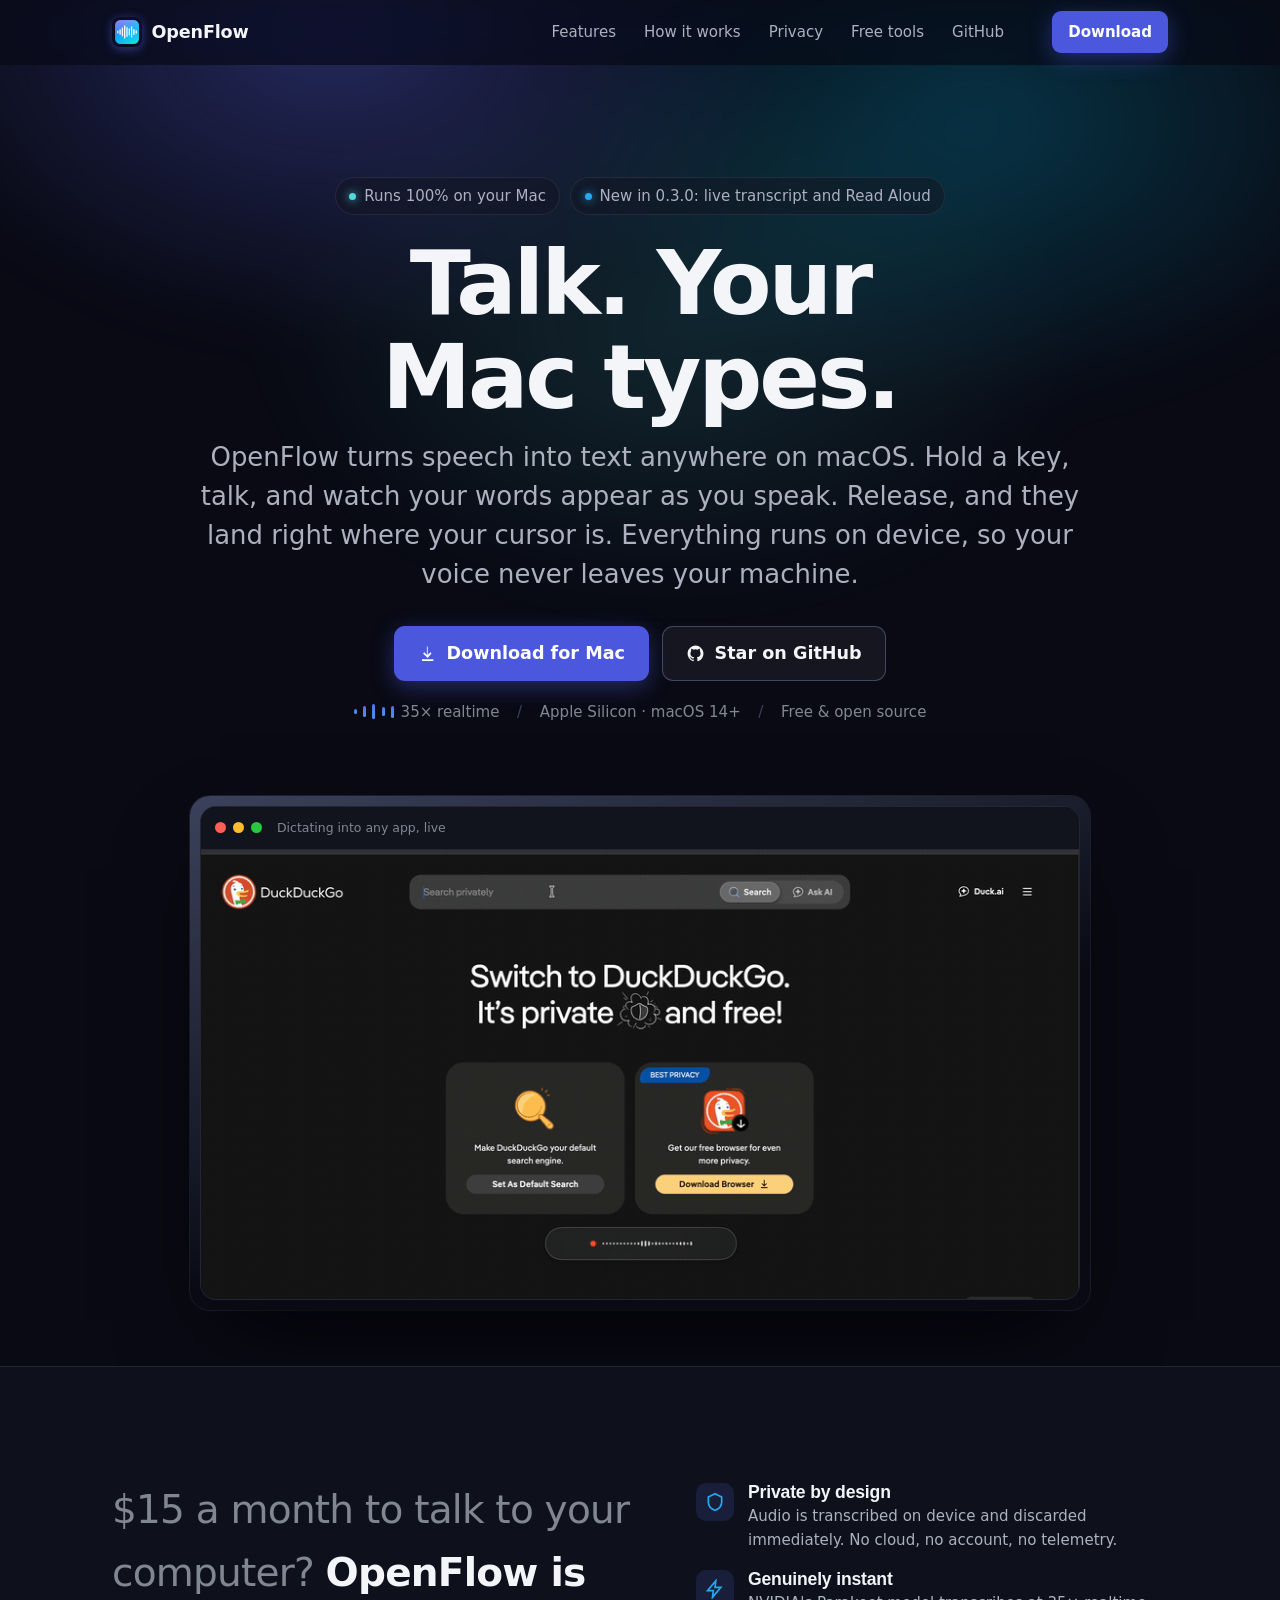
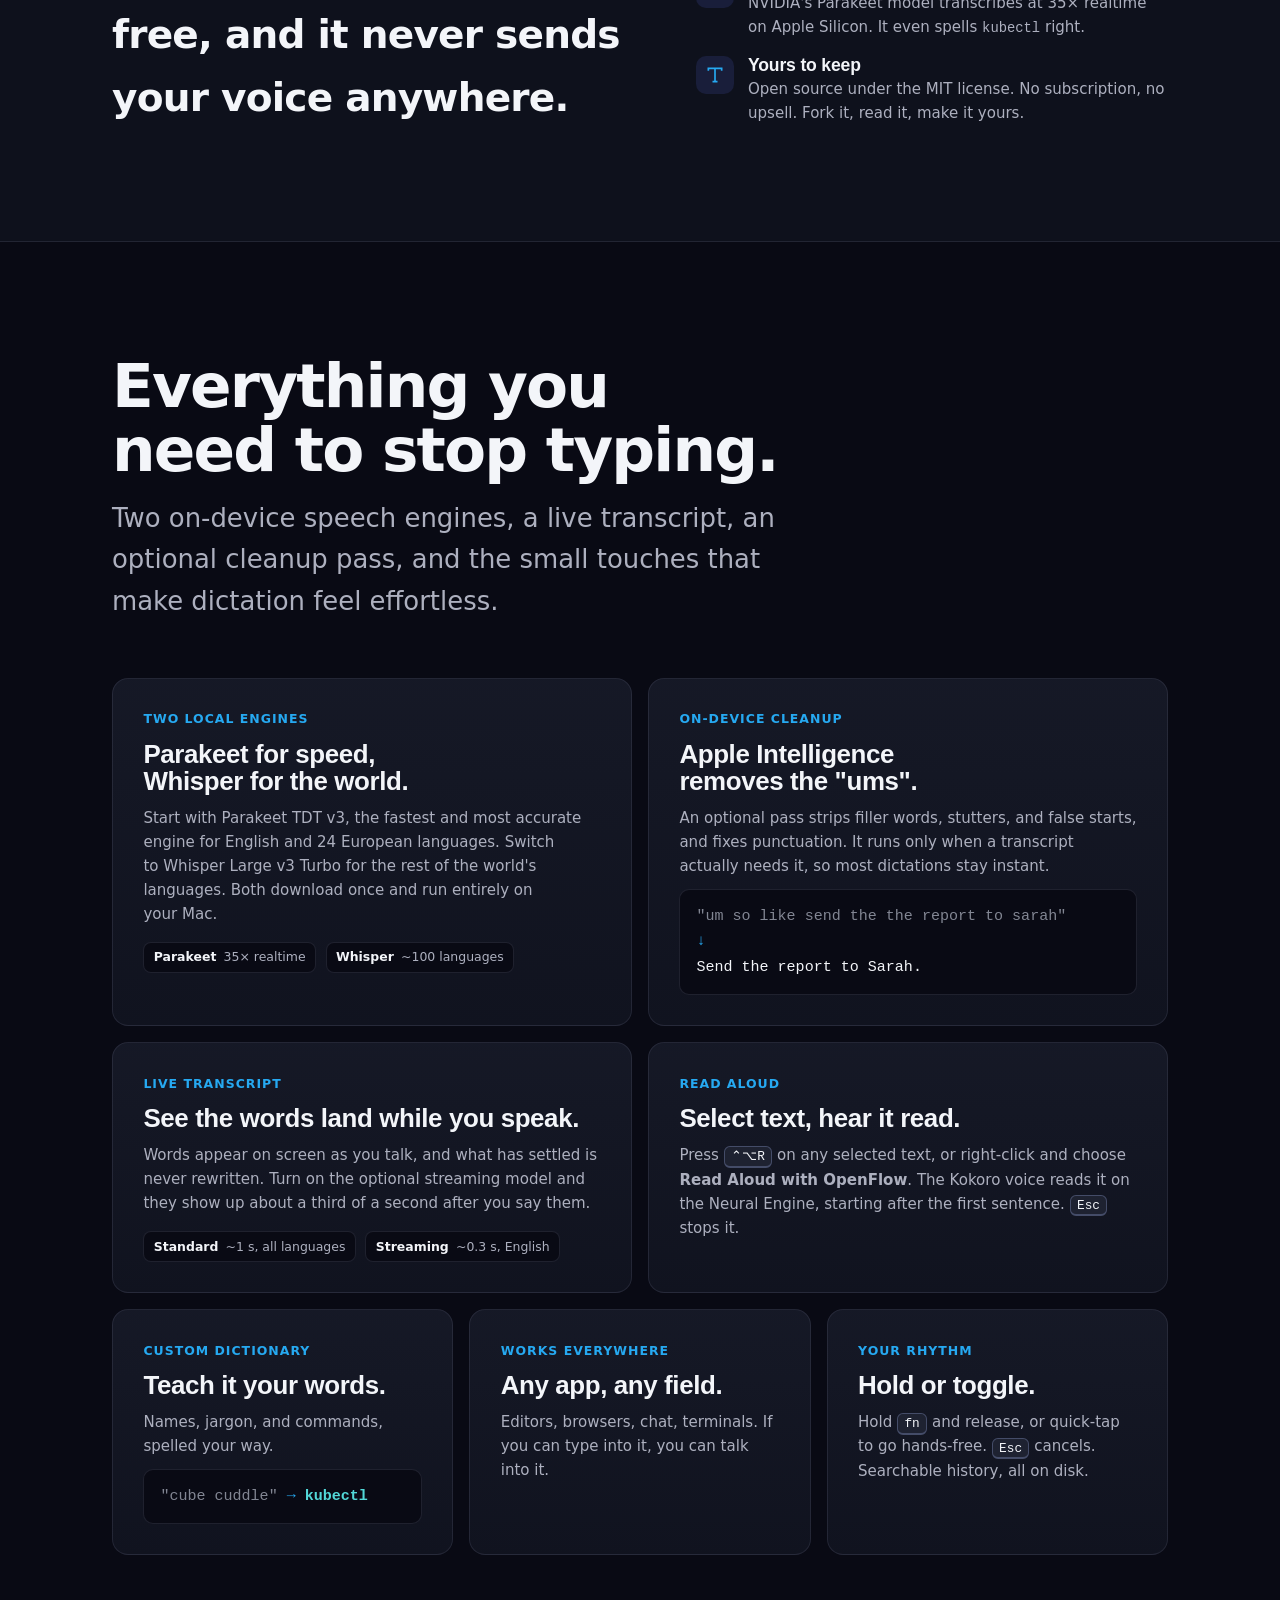
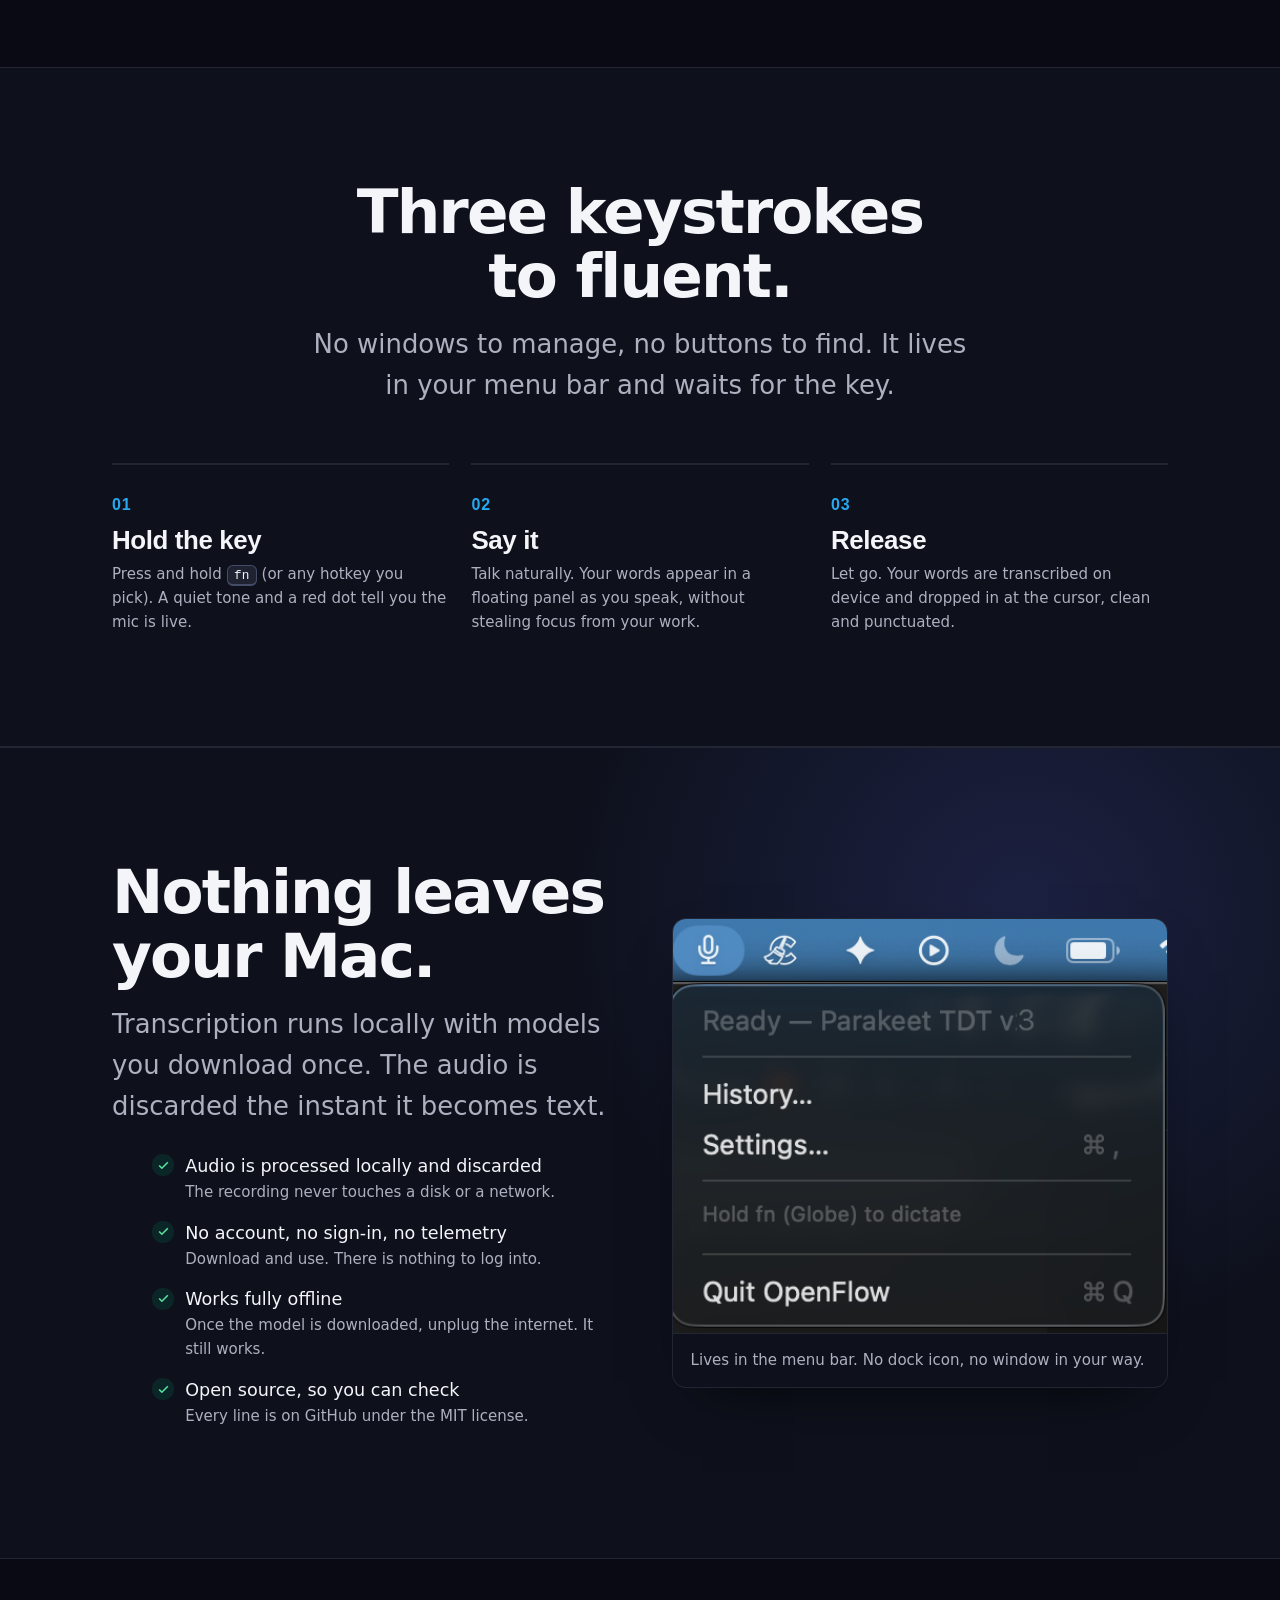
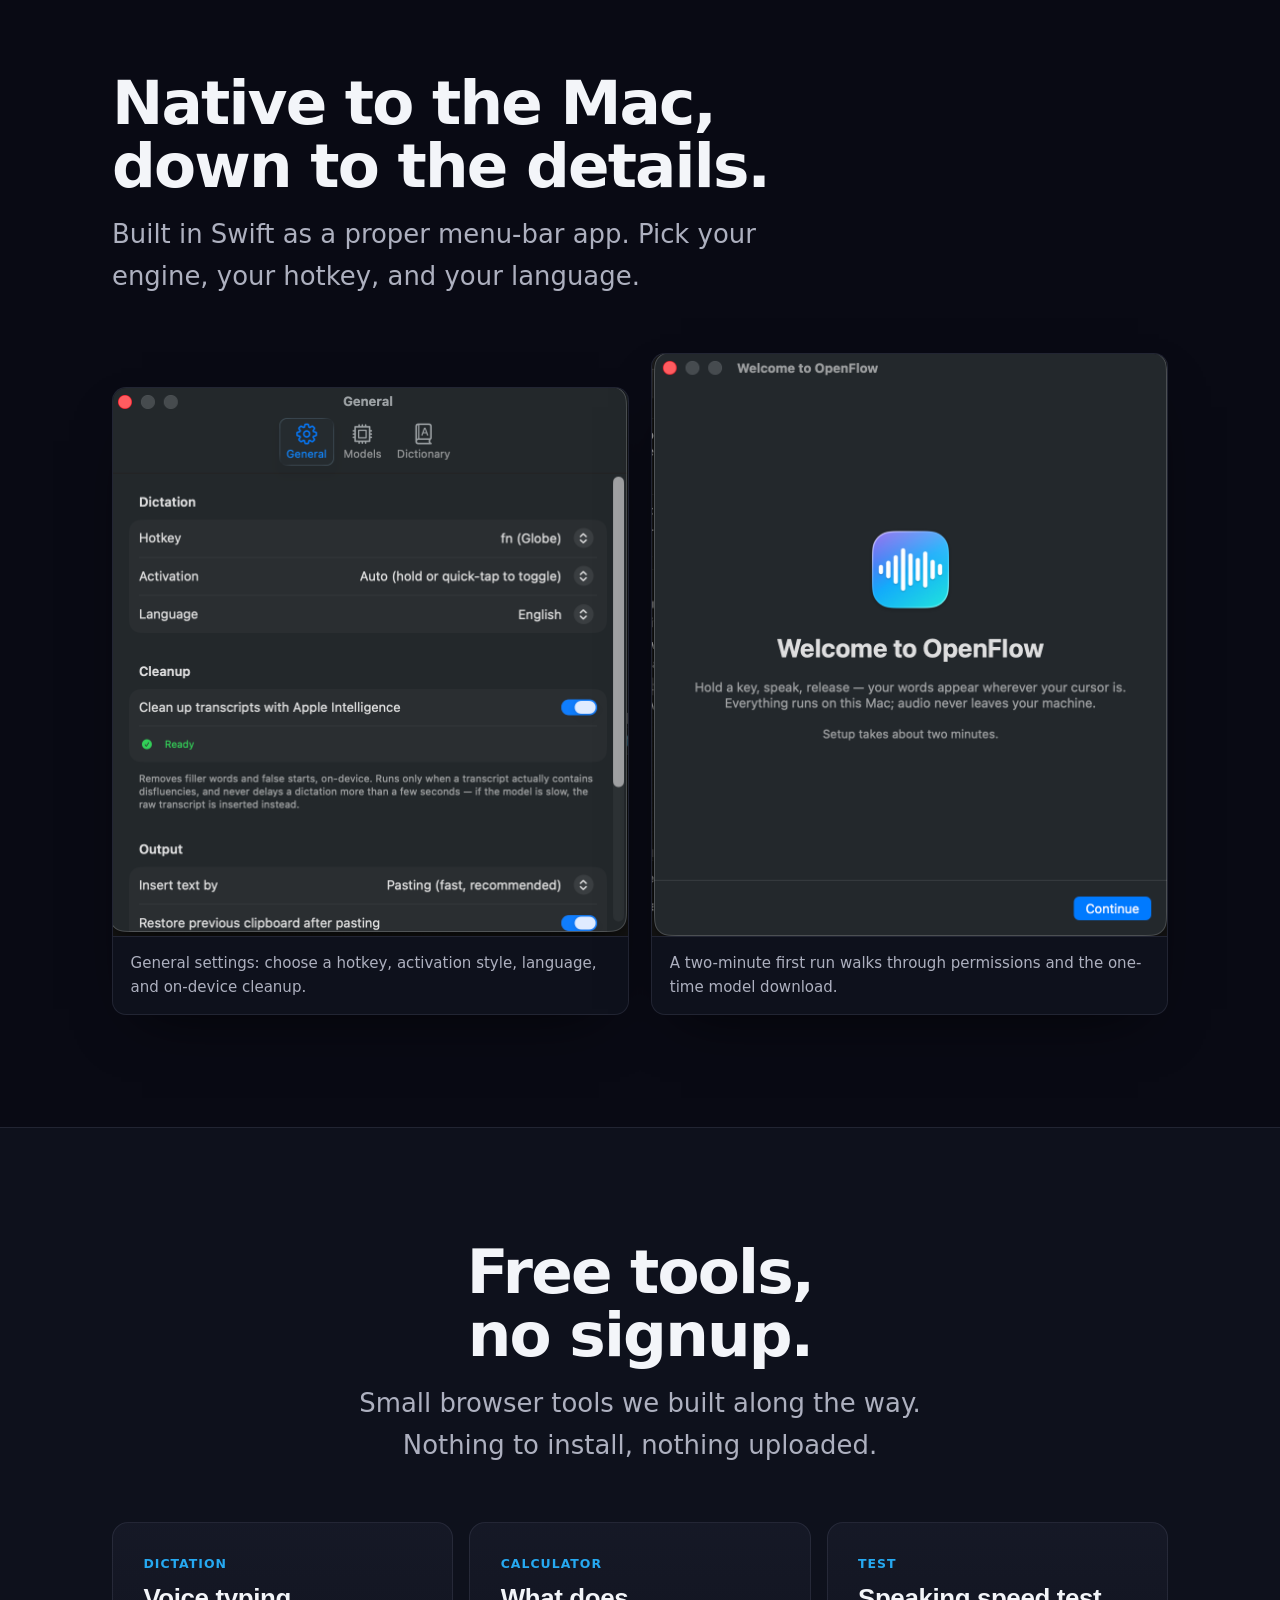
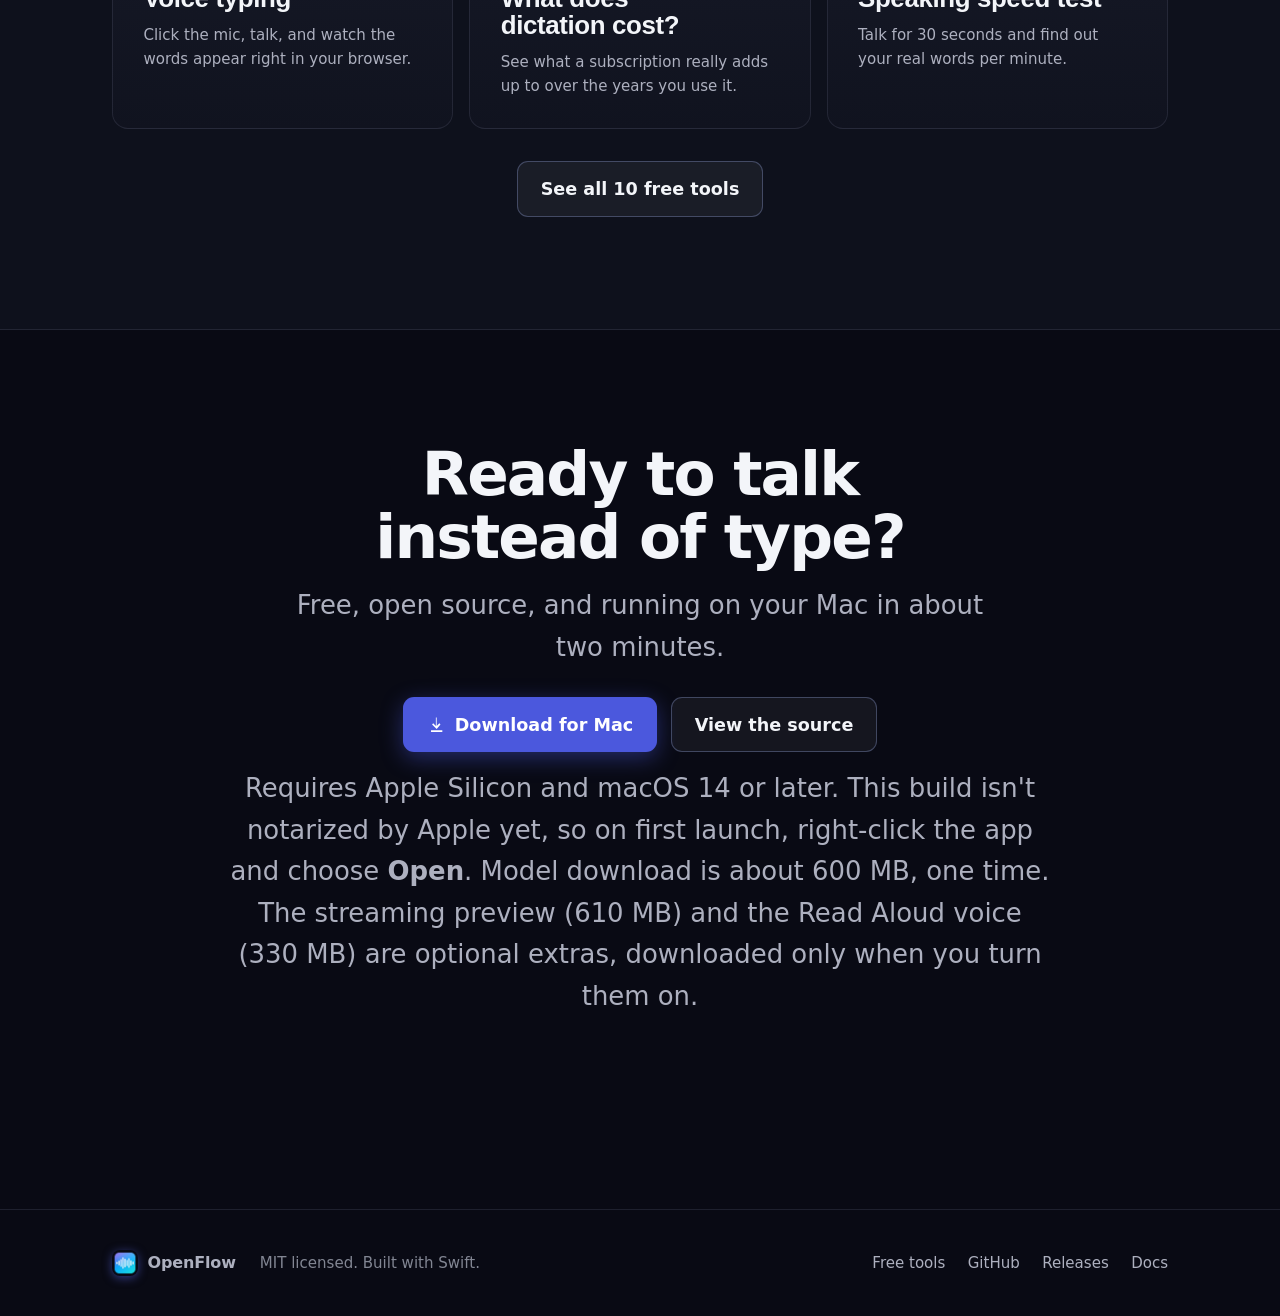
<file: docs/index.html>
<!DOCTYPE html>
<html lang="en" class="no-js">
<head>
<meta charset="UTF-8">
<meta name="viewport" content="width=device-width, initial-scale=1.0">
<meta name="google-site-verification" content="r5WcXM0pyY4K82C2E__WblAHcsyXCcNfjlECxPGKRw8" />
<title>OpenFlow: Local voice dictation for macOS</title>
<meta name="description" content="Hold a key, speak, release. Your words appear wherever your cursor is, transcribed entirely on your Mac. Free, open source, no subscription, no cloud.">

<meta property="og:type" content="website">
<meta property="og:url" content="https://robj1925.github.io/open-flow/">
<meta property="og:title" content="OpenFlow: Talk. Your Mac types.">
<meta property="og:description" content="Free, open-source voice dictation for macOS. On-device transcription, no cloud, no subscription. Your voice never leaves your Mac.">
<meta property="og:image" content="https://robj1925.github.io/open-flow/images/og-card.png">
<meta property="og:image:width" content="1200">
<meta property="og:image:height" content="630">
<meta property="og:image:alt" content="OpenFlow. Talk, your Mac types. On-device voice dictation for macOS.">
<meta name="twitter:card" content="summary_large_image">
<meta name="twitter:title" content="OpenFlow: Talk. Your Mac types.">
<meta name="twitter:description" content="Free, open-source, on-device voice dictation for macOS. No cloud, no subscription.">
<meta name="twitter:image" content="https://robj1925.github.io/open-flow/images/og-card.png">

<script type="application/ld+json">
{
  "@context": "https://schema.org",
  "@type": "SoftwareApplication",
  "name": "OpenFlow",
  "applicationCategory": "UtilitiesApplication",
  "operatingSystem": "macOS 14 or later (Apple Silicon)",
  "softwareVersion": "0.3.0",
  "url": "https://robj1925.github.io/open-flow/",
  "downloadUrl": "https://github.com/Robj1925/open-flow/releases/latest/download/OpenFlow.zip",
  "image": "https://robj1925.github.io/open-flow/images/og-card.png",
  "description": "Free, open source voice dictation for macOS. Hold a key, speak, release, and the words land at your cursor. Transcription, the live transcript, and Read Aloud all run on device.",
  "license": "https://github.com/Robj1925/open-flow/blob/main/LICENSE",
  "offers": {
    "@type": "Offer",
    "price": "0",
    "priceCurrency": "USD"
  },
  "author": {
    "@type": "Person",
    "name": "Robby J",
    "url": "https://automatewithrobby.fyi/"
  },
  "featureList": [
    "On-device transcription with Parakeet TDT v3 or Whisper Large v3 Turbo",
    "Live transcript while you speak, with an optional 320 ms streaming model",
    "Read Aloud for selected text with the Kokoro voice",
    "Optional Apple Intelligence cleanup of filler words",
    "Custom dictionary and searchable local history",
    "Works in any app and any text field"
  ]
}
</script>

<link rel="icon" type="image/png" sizes="32x32" href="images/favicon-32.png">
<link rel="icon" type="image/png" sizes="16x16" href="images/favicon-16.png">
<link rel="apple-touch-icon" sizes="180x180" href="images/apple-touch-icon.png">

<link rel="preconnect" href="https://api.fontshare.com" crossorigin>
<link href="https://api.fontshare.com/v2/css?f[]=clash-display@600,500&f[]=general-sans@400,500,600,700&display=swap" rel="stylesheet">

<script>document.documentElement.classList.replace('no-js','js');</script>
<style>
  :root{
    --bg:        oklch(0.15 0.021 275);
    --bg-2:      oklch(0.18 0.024 274);
    --surface:   oklch(0.215 0.027 274);
    --surface-2: oklch(0.255 0.030 274);
    --border:    oklch(0.42 0.03 274 / 0.35);
    --border-lit:oklch(0.55 0.06 270 / 0.55);
    --ink:       oklch(0.97 0.006 270);
    --muted:     oklch(0.76 0.021 274);
    --faint:     oklch(0.62 0.02 274);
    --indigo:    oklch(0.58 0.20 274);
    --azure:     oklch(0.70 0.15 240);
    --teal:      oklch(0.81 0.115 195);
    --cta:       oklch(0.53 0.20 273);
    --cta-hi:    oklch(0.60 0.20 273);
    --grad: linear-gradient(115deg, var(--indigo) 0%, var(--azure) 52%, var(--teal) 100%);

    --z-base:0; --z-nav:100; --z-glow:-1;

    --maxw: 1120px;
    --ease: cubic-bezier(0.22,1,0.36,1);
    --radius: 16px;

    --step--2: clamp(0.72rem, 0.69rem + 0.12vw, 0.78rem);
    --step--1: clamp(0.84rem, 0.8rem + 0.18vw, 0.94rem);
    --step-0:  clamp(1rem, 0.96rem + 0.2vw, 1.1rem);
    --step-1:  clamp(1.3rem, 1.14rem + 0.6vw, 1.65rem);
    --step-2:  clamp(1.75rem, 1.4rem + 1.3vw, 2.6rem);
    --step-3:  clamp(2.35rem, 1.75rem + 2.6vw, 3.9rem);
    --step-4:  clamp(3rem, 1.95rem + 4.6vw, 5.6rem);
  }

  *,*::before,*::after{ box-sizing:border-box; }
  html{ -webkit-text-size-adjust:100%; scroll-behavior:smooth; }
  @media (prefers-reduced-motion: reduce){ html{ scroll-behavior:auto; } }

  body{
    margin:0;
    font-family:"General Sans", system-ui, -apple-system, sans-serif;
    font-size:var(--step-0);
    line-height:1.6;
    color:var(--ink);
    background:var(--bg);
    -webkit-font-smoothing:antialiased;
    overflow-x:hidden;
  }

  h1,h2,h3{
    font-family:"Clash Display", "General Sans", system-ui, sans-serif;
    font-weight:600;
    line-height:1.04;
    letter-spacing:-0.02em;
    text-wrap:balance;
    margin:0;
  }
  p{ margin:0; text-wrap:pretty; }
  a{ color:inherit; text-decoration:none; }
  img{ max-width:100%; display:block; }
  mark{ background:none; color:var(--teal); }

  .wrap{ width:100%; max-width:var(--maxw); margin-inline:auto; padding-inline:clamp(1.2rem,4vw,2rem); }
  .eyebrow-none{}

  code, .mono{ font-family:ui-monospace,"SF Mono",Menlo,monospace; font-size:0.92em; }

  /* ---------- gradient atmosphere ---------- */
  .glow{
    position:fixed; inset:0; z-index:var(--z-glow); pointer-events:none; overflow:hidden;
  }
  .glow::before{
    content:""; position:absolute; top:-24vh; left:50%; width:120vw; height:90vh;
    transform:translateX(-50%);
    background:
      radial-gradient(42% 55% at 30% 30%, oklch(0.58 0.20 274 / 0.34), transparent 70%),
      radial-gradient(40% 50% at 72% 42%, oklch(0.72 0.15 220 / 0.24), transparent 70%),
      radial-gradient(38% 48% at 52% 68%, oklch(0.80 0.12 195 / 0.14), transparent 70%);
    filter:blur(28px);
    animation: drift 22s var(--ease) infinite alternate;
  }
  @keyframes drift{
    from{ transform:translateX(-50%) translateY(0) scale(1); }
    to{ transform:translateX(-48%) translateY(3vh) scale(1.08); }
  }

  /* ---------- nav ---------- */
  header.nav{
    position:sticky; top:0; z-index:var(--z-nav);
    backdrop-filter:saturate(160%) blur(14px);
    background:oklch(0.15 0.021 275 / 0.72);
    border-bottom:1px solid transparent;
    transition:border-color .3s ease, background .3s ease;
  }
  header.nav.scrolled{ border-bottom-color:var(--border); }
  .nav-inner{ display:flex; align-items:center; gap:1.5rem; height:64px; }
  .brand{ display:flex; align-items:center; gap:.6rem; font-weight:600; font-size:var(--step-0); letter-spacing:-0.01em; }
  .brand .logo{ width:30px; height:30px; border-radius:8px; box-shadow:0 2px 10px oklch(0.58 0.2 274 / .5); }
  .nav-links{ display:flex; gap:1.75rem; margin-left:auto; font-size:var(--step--1); color:var(--muted); }
  .nav-links a{ transition:color .2s; }
  .nav-links a:hover{ color:var(--ink); }
  .nav-cta{ margin-left:1.5rem; }
  @media (max-width:720px){ .nav-links{ display:none; } .nav-cta{ margin-left:auto; } }

  /* ---------- buttons ---------- */
  .btn{
    display:inline-flex; align-items:center; gap:.55rem;
    font-family:inherit; font-weight:600; font-size:var(--step-0);
    padding:.72em 1.3em; border-radius:11px; border:1px solid transparent;
    cursor:pointer; transition:transform .18s var(--ease), background .2s, box-shadow .25s, border-color .2s;
    white-space:nowrap;
  }
  .btn svg{ width:1.1em; height:1.1em; }
  .btn-primary{
    background:var(--cta); color:#fff;
    box-shadow:0 6px 22px oklch(0.53 0.2 273 / .42);
  }
  .btn-primary:hover{ background:var(--cta-hi); transform:translateY(-2px); box-shadow:0 10px 30px oklch(0.53 0.2 273 / .55); }
  .btn-ghost{ background:oklch(0.97 0.006 270 / 0.05); color:var(--ink); border-color:var(--border-lit); }
  .btn-ghost:hover{ background:oklch(0.97 0.006 270 / 0.1); transform:translateY(-2px); }
  .btn-sm{ padding:.5em 1em; font-size:var(--step--1); border-radius:9px; }

  /* ---------- hero ---------- */
  .hero{ position:relative; padding-top:clamp(3.5rem,9vw,7rem); padding-bottom:clamp(2rem,5vw,3.5rem); text-align:center; }
  .hero .pill{
    display:inline-flex; align-items:center; gap:.5rem;
    font-size:var(--step--1); color:var(--muted);
    padding:.4em .9em; border:1px solid var(--border); border-radius:999px;
    background:oklch(0.2 0.025 274 / .5);
  }
  .hero .pill .dot{ width:7px; height:7px; border-radius:50%; background:var(--teal); box-shadow:0 0 10px var(--teal); }
  .hero .pill .dot.new{ background:var(--azure); box-shadow:0 0 10px var(--azure); }
  .hero-pills{ display:flex; gap:.6rem; justify-content:center; flex-wrap:wrap; }
  .hero a.pill{ text-decoration:none; transition:border-color .2s var(--ease), background .2s var(--ease); }
  .hero a.pill:hover{ border-color:var(--border-lit); background:oklch(0.24 0.028 274 / .75); }
  h1.hero-title{
    font-size:var(--step-4);
    letter-spacing:-0.035em;
    margin:1.4rem auto .9rem;
    max-width:15ch;
  }
  .hero-sub{
    font-size:var(--step-1); color:var(--muted); font-weight:400;
    max-width:56ch; margin:0 auto; line-height:1.5;
  }
  .hero-cta{ display:flex; gap:.85rem; justify-content:center; flex-wrap:wrap; margin-top:2rem; }
  .hero-meta{ margin-top:1.15rem; font-size:var(--step--1); color:var(--faint); display:flex; gap:.5rem 1.1rem; justify-content:center; flex-wrap:wrap; }
  .hero-meta span{ display:inline-flex; align-items:center; gap:.4rem; }
  .hero-meta .sep{ color:var(--border-lit); }

  /* waveform motif */
  .wave{ display:inline-flex; align-items:center; gap:3px; height:1em; }
  .wave i{ width:3px; border-radius:2px; background:var(--grad); background-size:100% 300%; animation:eq 1.1s ease-in-out infinite; }
  .wave i:nth-child(1){ height:35%; animation-delay:-.9s } .wave i:nth-child(2){ height:70%; animation-delay:-.6s }
  .wave i:nth-child(3){ height:100%; animation-delay:-.3s } .wave i:nth-child(4){ height:55%; animation-delay:-.75s }
  .wave i:nth-child(5){ height:80%; animation-delay:-.15s }
  @keyframes eq{ 0%,100%{ transform:scaleY(.4) } 50%{ transform:scaleY(1) } }

  /* ---------- device frame ---------- */
  .showcase{ margin-top:clamp(2.5rem,6vw,4.5rem); position:relative; }
  .frame{
    position:relative; border-radius:calc(var(--radius) + 4px);
    padding:10px; background:linear-gradient(160deg, var(--border-lit), transparent 60%);
    box-shadow:0 40px 90px -30px oklch(0.05 0.02 274 / .9), 0 0 0 1px var(--border);
    max-width:900px; margin-inline:auto;
  }
  .frame-inner{ border-radius:var(--radius); overflow:hidden; background:var(--bg-2); border:1px solid var(--border); }
  .frame-bar{ display:flex; align-items:center; gap:7px; padding:11px 14px; background:oklch(0.19 0.02 274); border-bottom:1px solid var(--border); }
  .frame-bar i{ width:11px; height:11px; border-radius:50%; background:var(--surface-2); }
  .frame-bar i:first-child{ background:#ff5f57 } .frame-bar i:nth-child(2){ background:#febc2e } .frame-bar i:nth-child(3){ background:#28c840 }
  .frame-bar .label{ margin-left:8px; font-size:var(--step--2); color:var(--faint); }
  .frame img{ width:100%; }

  /* ---------- sections ---------- */
  section{ position:relative; }
  .band{ padding-block:clamp(3.5rem,9vw,7rem); }
  .section-head{ max-width:60ch; margin-bottom:clamp(2rem,5vw,3.5rem); }
  .section-head h2{ font-size:var(--step-3); letter-spacing:-0.03em; }
  .section-head p{ margin-top:1rem; color:var(--muted); font-size:var(--step-1); font-weight:400; }
  .section-head.center{ margin-inline:auto; text-align:center; }

  /* value strip */
  .value{ background:var(--bg-2); border-block:1px solid var(--border); }
  .value-line{ font-size:var(--step-2); font-weight:500; letter-spacing:-0.02em; max-width:24ch; }
  .value-line b{ color:var(--ink); font-weight:600; }
  .value-line .fade{ color:var(--faint); }
  .value-grid{ display:grid; grid-template-columns:1.1fr 1fr; gap:clamp(2rem,5vw,4rem); align-items:center; }
  .pillars{ display:grid; gap:1.1rem; }
  .pillar{ display:flex; gap:.9rem; align-items:flex-start; }
  .pillar .ic{ flex:none; width:38px; height:38px; border-radius:10px; display:grid; place-items:center; background:oklch(0.58 0.2 274 / .14); color:var(--azure); }
  .pillar h3{ font-family:"General Sans",sans-serif; font-size:var(--step-0); font-weight:600; letter-spacing:-0.01em; }
  .pillar p{ color:var(--muted); font-size:var(--step--1); margin-top:.15rem; }
  @media (max-width:820px){ .value-grid{ grid-template-columns:1fr; } }

  /* bento features */
  .bento{ display:grid; grid-template-columns:repeat(6,1fr); gap:1rem; }
  .card{
    background:linear-gradient(180deg, var(--surface) 0%, var(--bg-2) 140%);
    border:1px solid var(--border); border-radius:var(--radius);
    padding:clamp(1.3rem,2.4vw,1.9rem);
    display:flex; flex-direction:column; gap:.7rem;
    transition:border-color .3s, transform .3s var(--ease);
  }
  .card:hover{ border-color:var(--border-lit); transform:translateY(-3px); }
  .card h3{ font-family:"General Sans",sans-serif; font-size:var(--step-1); font-weight:600; letter-spacing:-0.015em; }
  .card p{ color:var(--muted); font-size:var(--step--1); }
  .card .kicker{ font-size:var(--step--2); text-transform:uppercase; letter-spacing:.08em; color:var(--azure); font-weight:600; }
  .card.col-3{ grid-column:span 3; } .card.col-2{ grid-column:span 2; } .card.col-4{ grid-column:span 4; }
  @media (max-width:860px){ .bento{ grid-template-columns:repeat(2,1fr); } .card.col-3,.card.col-2,.card.col-4{ grid-column:span 1; } }
  @media (max-width:520px){ .bento{ grid-template-columns:1fr; } }

  .snippet{ font-family:ui-monospace,"SF Mono",Menlo,monospace; font-size:var(--step--1); background:var(--bg); border:1px solid var(--border); border-radius:10px; padding:.85rem 1rem; color:var(--muted); line-height:1.7; }
  .snippet .in{ color:var(--faint); } .snippet .out{ color:var(--ink); } .snippet b{ color:var(--teal); font-weight:600; }
  .snippet .arrow{ color:var(--azure); }

  .engine-row{ display:flex; gap:.6rem; flex-wrap:wrap; margin-top:.3rem; }
  .chip{ font-size:var(--step--2); padding:.35em .75em; border-radius:8px; border:1px solid var(--border); background:var(--bg); color:var(--muted); display:inline-flex; gap:.45rem; align-items:center; }
  .chip b{ color:var(--ink); font-weight:600; }

  /* steps */
  .steps{ display:grid; grid-template-columns:repeat(3,1fr); gap:1.4rem; counter-reset:step; }
  .step{ padding-top:1.6rem; border-top:2px solid var(--border); position:relative; }
  .step::before{ counter-increment:step; content:"0" counter(step); font-family:"Clash Display",sans-serif; font-size:1rem; color:var(--azure); font-weight:600; letter-spacing:.05em; }
  .step h3{ font-family:"General Sans",sans-serif; font-size:var(--step-1); font-weight:600; margin-top:.5rem; letter-spacing:-0.015em; }
  .step p{ color:var(--muted); font-size:var(--step--1); margin-top:.5rem; }
  kbd{ font-family:ui-monospace,"SF Mono",monospace; font-size:.85em; background:var(--surface-2); border:1px solid var(--border-lit); border-bottom-width:2px; border-radius:6px; padding:.15em .5em; color:var(--ink); }
  @media (max-width:720px){ .steps{ grid-template-columns:1fr; } }

  /* privacy band */
  .privacy{ position:relative; overflow:hidden; background:var(--bg-2); border-block:1px solid var(--border); }
  .privacy::before{ content:""; position:absolute; inset:0; background:radial-gradient(60% 90% at 80% 20%, oklch(0.58 0.2 274 / .18), transparent 60%); pointer-events:none; }
  .privacy-grid{ display:grid; grid-template-columns:1fr 1fr; gap:clamp(2rem,5vw,4rem); align-items:center; position:relative; }
  .checklist{ display:grid; gap:.9rem; margin-top:1.5rem; }
  .checklist li{ list-style:none; display:flex; gap:.7rem; align-items:flex-start; color:var(--ink); font-size:var(--step-0); }
  .checklist .ck{ flex:none; width:22px; height:22px; border-radius:50%; background:oklch(0.55 0.13 160 / .18); color:oklch(0.82 0.15 160); display:grid; place-items:center; margin-top:.15rem; }
  .checklist small{ display:block; color:var(--muted); font-size:var(--step--1); font-weight:400; }
  @media (max-width:820px){ .privacy-grid{ grid-template-columns:1fr; } }

  /* screenshot pair */
  .shots{ display:grid; grid-template-columns:1fr 1fr; gap:1.4rem; align-items:end; }
  .shot{ border:1px solid var(--border); border-radius:14px; overflow:hidden; background:var(--bg-2); box-shadow:0 24px 60px -30px oklch(0.05 0.02 274 / .8); }
  .shot img{ width:100%; }
  .shot figcaption{ padding:.9rem 1.1rem; font-size:var(--step--1); color:var(--muted); border-top:1px solid var(--border); }
  @media (max-width:720px){ .shots{ grid-template-columns:1fr; } }

  /* final cta */
  .final{ text-align:center; }
  .final h2{ font-size:var(--step-3); letter-spacing:-0.03em; max-width:18ch; margin-inline:auto; }
  .final p{ color:var(--muted); margin-top:1rem; font-size:var(--step-1); max-width:50ch; margin-inline:auto; }
  .install{ margin-top:1.6rem; font-size:var(--step--1); color:var(--faint); max-width:46ch; margin-inline:auto; }
  .install code{ color:var(--muted); }

  footer{ border-top:1px solid var(--border); padding-block:2.5rem; margin-top:clamp(3rem,7vw,5rem); }
  .foot-inner{ display:flex; gap:1.5rem; align-items:center; flex-wrap:wrap; color:var(--faint); font-size:var(--step--1); }
  .foot-inner a{ color:var(--muted); } .foot-inner a:hover{ color:var(--ink); }
  .foot-inner .brand{ font-size:1rem; }
  .foot-links{ margin-left:auto; display:flex; gap:1.4rem; }

  /* reveal */
  html.js [data-reveal]{ opacity:0; transform:translateY(20px); transition:opacity .7s var(--ease), transform .7s var(--ease); }
  html.js [data-reveal].in{ opacity:1; transform:none; }
  @media (prefers-reduced-motion: reduce){
    html.js [data-reveal]{ opacity:1 !important; transform:none !important; transition:none; }
    .glow::before, .wave i{ animation:none !important; }
  }
  :focus-visible{ outline:2px solid var(--azure); outline-offset:3px; border-radius:4px; }
</style>
</head>
<body>
<div class="glow" aria-hidden="true"></div>

<header class="nav" id="nav">
  <div class="wrap nav-inner">
    <a class="brand" href="#top" aria-label="OpenFlow home">
      <img class="logo" src="images/icon.png" alt="" width="30" height="30" onerror="this.style.display='none'">
      OpenFlow
    </a>
    <nav class="nav-links" aria-label="Primary">
      <a href="#features">Features</a>
      <a href="#how">How it works</a>
      <a href="#privacy">Privacy</a>
      <a href="tools/">Free tools</a>
      <a href="https://github.com/Robj1925/open-flow">GitHub</a>
    </nav>
    <a class="btn btn-primary btn-sm nav-cta" href="https://github.com/Robj1925/open-flow/releases/latest/download/OpenFlow.zip">Download</a>
  </div>
</header>

<main id="top">
  <!-- HERO -->
  <section class="hero wrap">
    <div class="hero-pills">
      <span class="pill"><span class="dot"></span> Runs 100% on your Mac</span>
      <a class="pill" href="https://github.com/Robj1925/open-flow/releases/tag/v0.3.0"><span class="dot new"></span> New in 0.3.0: live transcript and Read Aloud</a>
    </div>
    <h1 class="hero-title">Talk. Your Mac types.</h1>
    <p class="hero-sub">OpenFlow turns speech into text anywhere on macOS. Hold a key, talk, and watch your words appear as you speak. Release, and they land right where your cursor is. Everything runs on device, so your voice never leaves your machine.</p>
    <div class="hero-cta">
      <a class="btn btn-primary" href="https://github.com/Robj1925/open-flow/releases/latest/download/OpenFlow.zip">
        <svg viewBox="0 0 24 24" fill="currentColor" aria-hidden="true"><path d="M12 3v10.6l3.3-3.3 1.4 1.4L12 17.4 6.3 11.7l1.4-1.4L11 13.6V3h1zM5 19h14v2H5z"/></svg>
        Download for Mac
      </a>
      <a class="btn btn-ghost" href="https://github.com/Robj1925/open-flow">
        <svg viewBox="0 0 24 24" fill="currentColor" aria-hidden="true"><path d="M12 2A10 10 0 0 0 8.8 21.5c.5.1.7-.2.7-.5v-1.7c-2.8.6-3.4-1.3-3.4-1.3-.5-1.2-1.1-1.5-1.1-1.5-.9-.6.1-.6.1-.6 1 .1 1.5 1 1.5 1 .9 1.5 2.3 1.1 2.9.8.1-.6.3-1.1.6-1.4-2.2-.300-4.6-1.1-4.6-4.9 0-1.1.4-2 1-2.7-.1-.3-.4-1.3.1-2.7 0 0 .8-.3 2.7 1a9.4 9.4 0 0 1 5 0c1.9-1.3 2.7-1 2.7-1 .5 1.4.2 2.4.1 2.7.6.7 1 1.6 1 2.7 0 3.8-2.4 4.6-4.6 4.9.3.3.6.9.6 1.9v2.8c0 .3.2.6.7.5A10 10 0 0 0 12 2z"/></svg>
        Star on GitHub
      </a>
    </div>
    <div class="hero-meta">
      <span><span class="wave" aria-hidden="true"><i></i><i></i><i></i><i></i><i></i></span> 35&times; realtime</span>
      <span class="sep">/</span>
      <span>Apple Silicon &middot; macOS 14+</span>
      <span class="sep">/</span>
      <span>Free &amp; open source</span>
    </div>

    <div class="showcase" data-reveal>
      <div class="frame">
        <div class="frame-inner">
          <div class="frame-bar"><i></i><i></i><i></i><span class="label">Dictating into any app, live</span></div>
          <img src="images/demo.gif" alt="Screen recording: holding the dictation key, speaking a sentence, and the transcribed text appearing in the focused text field on macOS." loading="eager" width="880">
        </div>
      </div>
    </div>
  </section>

  <!-- VALUE -->
  <section class="band value">
    <div class="wrap value-grid">
      <p class="value-line"><span class="fade">$15 a month to talk to your computer?</span> <b>OpenFlow is free, and it never sends your voice anywhere.</b></p>
      <div class="pillars">
        <div class="pillar">
          <span class="ic" aria-hidden="true"><svg width="20" height="20" viewBox="0 0 24 24" fill="none" stroke="currentColor" stroke-width="2"><path d="M12 2 4 6v6c0 5 3.4 8.3 8 10 4.6-1.7 8-5 8-10V6z"/></svg></span>
          <div><h3>Private by design</h3><p>Audio is transcribed on device and discarded immediately. No cloud, no account, no telemetry.</p></div>
        </div>
        <div class="pillar">
          <span class="ic" aria-hidden="true"><svg width="20" height="20" viewBox="0 0 24 24" fill="none" stroke="currentColor" stroke-width="2"><path d="M13 2 3 14h7l-1 8 10-12h-7z"/></svg></span>
          <div><h3>Genuinely instant</h3><p>NVIDIA's Parakeet model transcribes at 35&times; realtime on Apple Silicon. It even spells <span class="mono">kubectl</span> right.</p></div>
        </div>
        <div class="pillar">
          <span class="ic" aria-hidden="true"><svg width="20" height="20" viewBox="0 0 24 24" fill="none" stroke="currentColor" stroke-width="2"><path d="M4 7V4h16v3M9 20h6M12 4v16"/></svg></span>
          <div><h3>Yours to keep</h3><p>Open source under the MIT license. No subscription, no upsell. Fork it, read it, make it yours.</p></div>
        </div>
      </div>
    </div>
  </section>

  <!-- FEATURES -->
  <section class="band wrap" id="features">
    <div class="section-head">
      <h2>Everything you need to stop typing.</h2>
      <p>Two on-device speech engines, a live transcript, an optional cleanup pass, and the small touches that make dictation feel effortless.</p>
    </div>
    <div class="bento">
      <div class="card col-3" data-reveal>
        <span class="kicker">Two local engines</span>
        <h3>Parakeet for speed, Whisper for the world.</h3>
        <p>Start with Parakeet TDT v3, the fastest and most accurate engine for English and 24 European languages. Switch to Whisper Large v3 Turbo for the rest of the world's languages. Both download once and run entirely on your Mac.</p>
        <div class="engine-row">
          <span class="chip"><b>Parakeet</b> 35&times; realtime</span>
          <span class="chip"><b>Whisper</b> ~100 languages</span>
        </div>
      </div>
      <div class="card col-3" data-reveal>
        <span class="kicker">On-device cleanup</span>
        <h3>Apple Intelligence removes the "ums".</h3>
        <p>An optional pass strips filler words, stutters, and false starts, and fixes punctuation. It runs only when a transcript actually needs it, so most dictations stay instant.</p>
        <div class="snippet">
          <span class="in">"um so like send the the report to sarah"</span><br>
          <span class="arrow">&darr;</span><br>
          <span class="out">Send the report to Sarah.</span>
        </div>
      </div>
      <div class="card col-3" data-reveal>
        <span class="kicker">Live transcript</span>
        <h3>See the words land while you speak.</h3>
        <p>Words appear on screen as you talk, and what has settled is never rewritten. Turn on the optional streaming model and they show up about a third of a second after you say them.</p>
        <div class="engine-row">
          <span class="chip"><b>Standard</b> ~1 s, all languages</span>
          <span class="chip"><b>Streaming</b> ~0.3 s, English</span>
        </div>
      </div>
      <div class="card col-3" data-reveal>
        <span class="kicker">Read Aloud</span>
        <h3>Select text, hear it read.</h3>
        <p>Press <kbd>&#8963;&#8997;R</kbd> on any selected text, or right-click and choose <b>Read Aloud with OpenFlow</b>. The Kokoro voice reads it on the Neural Engine, starting after the first sentence. <kbd>Esc</kbd> stops it.</p>
      </div>
      <div class="card col-2" data-reveal>
        <span class="kicker">Custom dictionary</span>
        <h3>Teach it your words.</h3>
        <p>Names, jargon, and commands, spelled your way.</p>
        <div class="snippet"><span class="in">"cube cuddle"</span> <span class="arrow">&rarr;</span> <b>kubectl</b></div>
      </div>
      <div class="card col-2" data-reveal>
        <span class="kicker">Works everywhere</span>
        <h3>Any app, any field.</h3>
        <p>Editors, browsers, chat, terminals. If you can type into it, you can talk into it.</p>
      </div>
      <div class="card col-2" data-reveal>
        <span class="kicker">Your rhythm</span>
        <h3>Hold or toggle.</h3>
        <p>Hold <kbd>fn</kbd> and release, or quick-tap to go hands-free. <kbd>Esc</kbd> cancels. Searchable history, all on disk.</p>
      </div>
    </div>
  </section>

  <!-- HOW IT WORKS -->
  <section class="band value" id="how">
    <div class="wrap">
      <div class="section-head center">
        <h2>Three keystrokes to fluent.</h2>
        <p>No windows to manage, no buttons to find. It lives in your menu bar and waits for the key.</p>
      </div>
      <div class="steps">
        <div class="step" data-reveal>
          <h3>Hold the key</h3>
          <p>Press and hold <kbd>fn</kbd> (or any hotkey you pick). A quiet tone and a red dot tell you the mic is live.</p>
        </div>
        <div class="step" data-reveal>
          <h3>Say it</h3>
          <p>Talk naturally. Your words appear in a floating panel as you speak, without stealing focus from your work.</p>
        </div>
        <div class="step" data-reveal>
          <h3>Release</h3>
          <p>Let go. Your words are transcribed on device and dropped in at the cursor, clean and punctuated.</p>
        </div>
      </div>
    </div>
  </section>

  <!-- PRIVACY -->
  <section class="band privacy" id="privacy">
    <div class="wrap privacy-grid">
      <div data-reveal>
        <div class="section-head" style="margin-bottom:0">
          <h2>Nothing leaves your Mac.</h2>
          <p>Transcription runs locally with models you download once. The audio is discarded the instant it becomes text.</p>
        </div>
        <ul class="checklist">
          <li><span class="ck" aria-hidden="true"><svg width="13" height="13" viewBox="0 0 24 24" fill="none" stroke="currentColor" stroke-width="3"><path d="M20 6 9 17l-5-5"/></svg></span><div>Audio is processed locally and discarded<small>The recording never touches a disk or a network.</small></div></li>
          <li><span class="ck" aria-hidden="true"><svg width="13" height="13" viewBox="0 0 24 24" fill="none" stroke="currentColor" stroke-width="3"><path d="M20 6 9 17l-5-5"/></svg></span><div>No account, no sign-in, no telemetry<small>Download and use. There is nothing to log into.</small></div></li>
          <li><span class="ck" aria-hidden="true"><svg width="13" height="13" viewBox="0 0 24 24" fill="none" stroke="currentColor" stroke-width="3"><path d="M20 6 9 17l-5-5"/></svg></span><div>Works fully offline<small>Once the model is downloaded, unplug the internet. It still works.</small></div></li>
          <li><span class="ck" aria-hidden="true"><svg width="13" height="13" viewBox="0 0 24 24" fill="none" stroke="currentColor" stroke-width="3"><path d="M20 6 9 17l-5-5"/></svg></span><div>Open source, so you can check<small>Every line is on GitHub under the MIT license.</small></div></li>
        </ul>
      </div>
      <figure class="shot" data-reveal style="margin:0">
        <img src="images/menubar-dropdown.png" alt="OpenFlow's menu bar dropdown showing 'Ready, Parakeet TDT v3', with History and Settings options and 'Hold fn (Globe) to dictate'.">
        <figcaption>Lives in the menu bar. No dock icon, no window in your way.</figcaption>
      </figure>
    </div>
  </section>

  <!-- SCREENSHOTS -->
  <section class="band wrap">
    <div class="section-head">
      <h2>Native to the Mac, down to the details.</h2>
      <p>Built in Swift as a proper menu-bar app. Pick your engine, your hotkey, and your language.</p>
    </div>
    <div class="shots">
      <figure class="shot" data-reveal style="margin:0">
        <img src="images/settings-general.png" alt="OpenFlow General settings: hotkey set to fn (Globe), activation set to Auto, English language, Apple Intelligence cleanup toggled on and Ready.">
        <figcaption>General settings: choose a hotkey, activation style, language, and on-device cleanup.</figcaption>
      </figure>
      <figure class="shot" data-reveal style="margin:0">
        <img src="images/onboarding-welcome.png" alt="OpenFlow onboarding welcome screen with the app icon and a short introduction.">
        <figcaption>A two-minute first run walks through permissions and the one-time model download.</figcaption>
      </figure>
    </div>
  </section>

  <!-- FREE TOOLS -->
  <section class="band value" id="tools">
    <div class="wrap">
      <div class="section-head center">
        <h2>Free tools, no signup.</h2>
        <p>Small browser tools we built along the way. Nothing to install, nothing uploaded.</p>
      </div>
      <div class="bento">
        <a class="card col-2" href="tools/voice-typing.html" data-reveal>
          <span class="kicker">Dictation</span>
          <h3>Voice typing</h3>
          <p>Click the mic, talk, and watch the words appear right in your browser.</p>
        </a>
        <a class="card col-2" href="tools/dictation-cost-calculator.html" data-reveal>
          <span class="kicker">Calculator</span>
          <h3>What does dictation cost?</h3>
          <p>See what a subscription really adds up to over the years you use it.</p>
        </a>
        <a class="card col-2" href="tools/speaking-speed-test.html" data-reveal>
          <span class="kicker">Test</span>
          <h3>Speaking speed test</h3>
          <p>Talk for 30 seconds and find out your real words per minute.</p>
        </a>
      </div>
      <p style="text-align:center; margin-top:2rem">
        <a class="btn btn-ghost" href="tools/">See all 10 free tools</a>
      </p>
    </div>
  </section>

  <!-- FINAL CTA -->
  <section class="band final wrap">
    <h2 data-reveal>Ready to talk instead of type?</h2>
    <p data-reveal>Free, open source, and running on your Mac in about two minutes.</p>
    <div class="hero-cta" data-reveal style="margin-top:1.8rem">
      <a class="btn btn-primary" href="https://github.com/Robj1925/open-flow/releases/latest/download/OpenFlow.zip">
        <svg viewBox="0 0 24 24" fill="currentColor" aria-hidden="true"><path d="M12 3v10.6l3.3-3.3 1.4 1.4L12 17.4 6.3 11.7l1.4-1.4L11 13.6V3h1zM5 19h14v2H5z"/></svg>
        Download for Mac
      </a>
      <a class="btn btn-ghost" href="https://github.com/Robj1925/open-flow">View the source</a>
    </div>
    <p class="install" data-reveal>Requires Apple Silicon and macOS 14 or later. This build isn't notarized by Apple yet, so on first launch, right-click the app and choose <b>Open</b>. Model download is about 600 MB, one time. The streaming preview (610 MB) and the Read Aloud voice (330 MB) are optional extras, downloaded only when you turn them on.</p>
  </section>
</main>

<footer>
  <div class="wrap foot-inner">
    <a class="brand" href="#top">
      <img class="logo" src="images/icon.png" alt="" width="26" height="26" style="width:26px;height:26px" onerror="this.style.display='none'">
      OpenFlow
    </a>
    <span>MIT licensed. Built with Swift.</span>
    <div class="foot-links">
      <a href="tools/">Free tools</a>
      <a href="https://github.com/Robj1925/open-flow">GitHub</a>
      <a href="https://github.com/Robj1925/open-flow/releases">Releases</a>
      <a href="https://github.com/Robj1925/open-flow#readme">Docs</a>
    </div>
  </div>
</footer>

<script>
  // nav border on scroll
  const nav = document.getElementById('nav');
  const onScroll = () => nav.classList.toggle('scrolled', window.scrollY > 8);
  onScroll(); addEventListener('scroll', onScroll, {passive:true});

  // reveal on scroll: enhances already-visible content (see CSS .no-js fallback)
  const reveals = document.querySelectorAll('[data-reveal]');
  if (matchMedia('(prefers-reduced-motion: reduce)').matches || !('IntersectionObserver' in window)) {
    reveals.forEach(el => el.classList.add('in'));
  } else {
    const io = new IntersectionObserver((entries) => {
      entries.forEach(e => { if (e.isIntersecting) { e.target.classList.add('in'); io.unobserve(e.target); } });
    }, {rootMargin:'0px 0px -8% 0px', threshold:0.08});
    reveals.forEach(el => io.observe(el));
  }
</script>
</body>
</html>
</file>
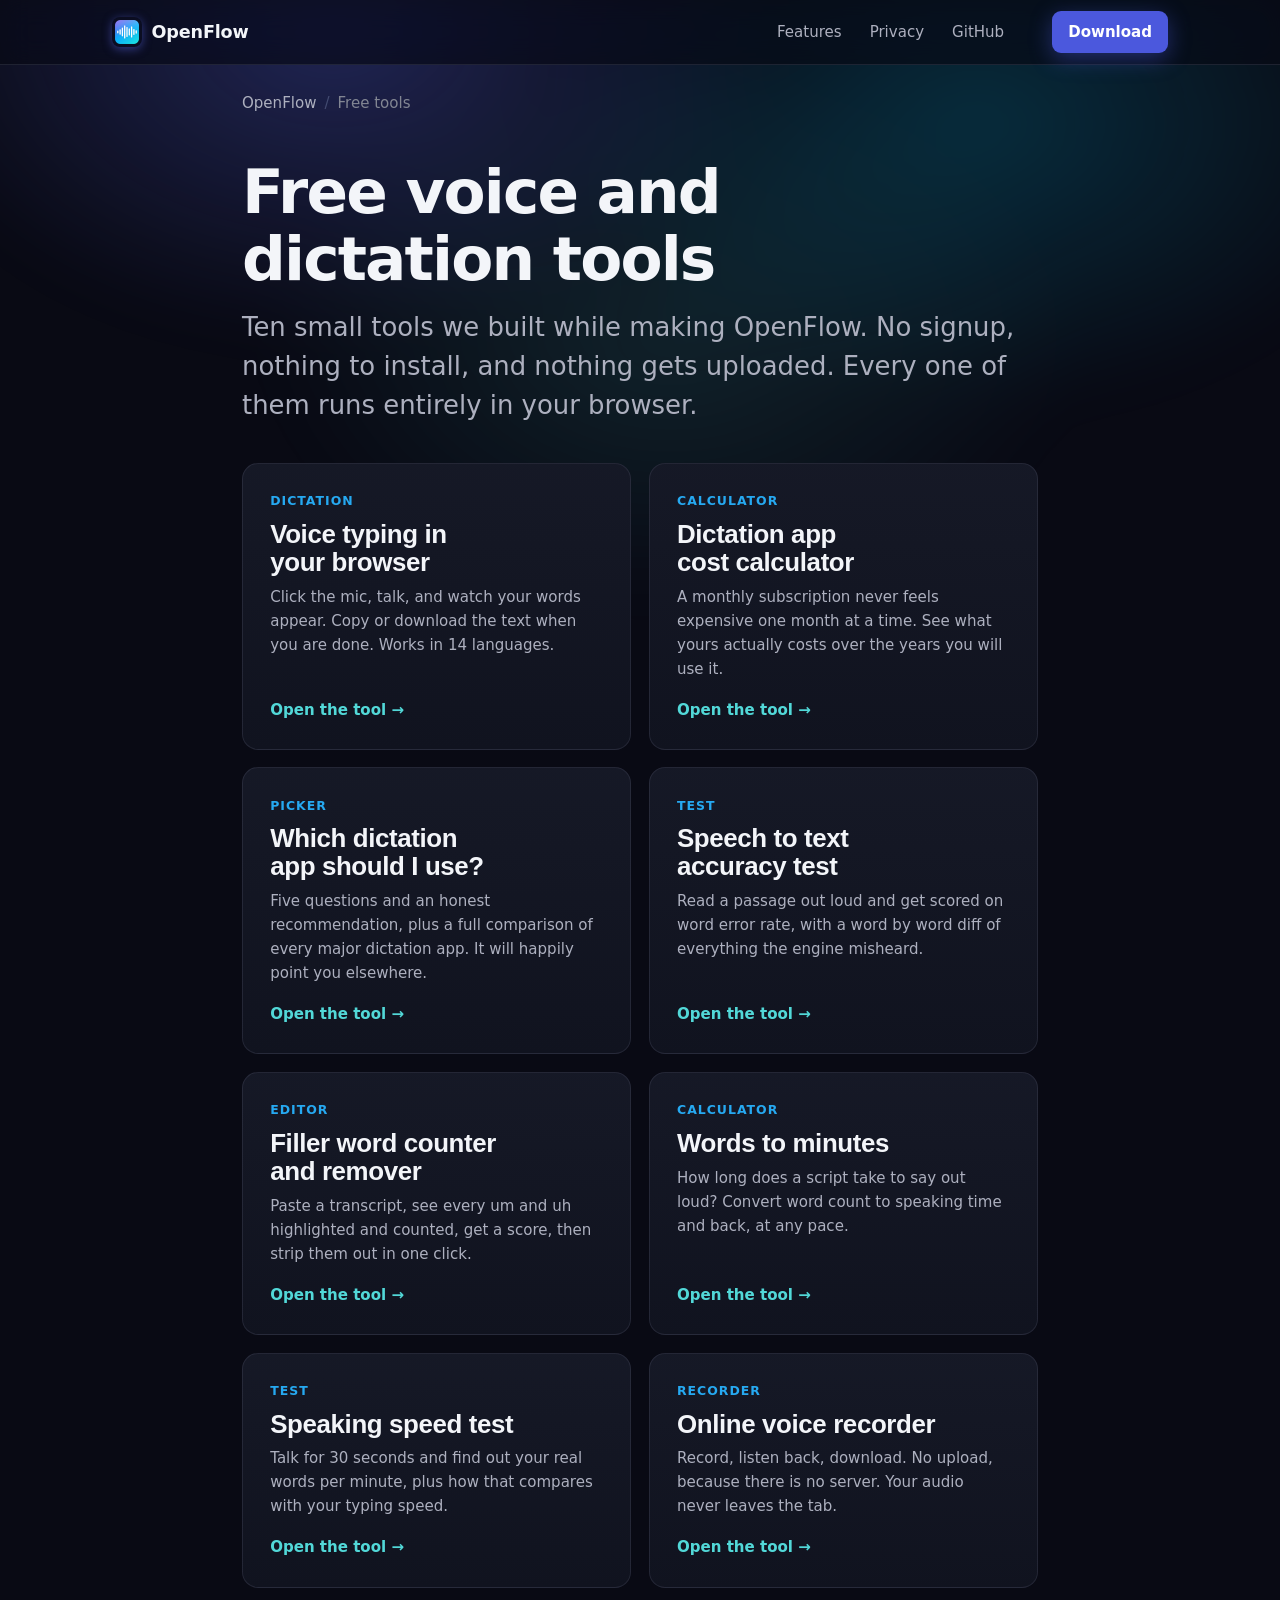
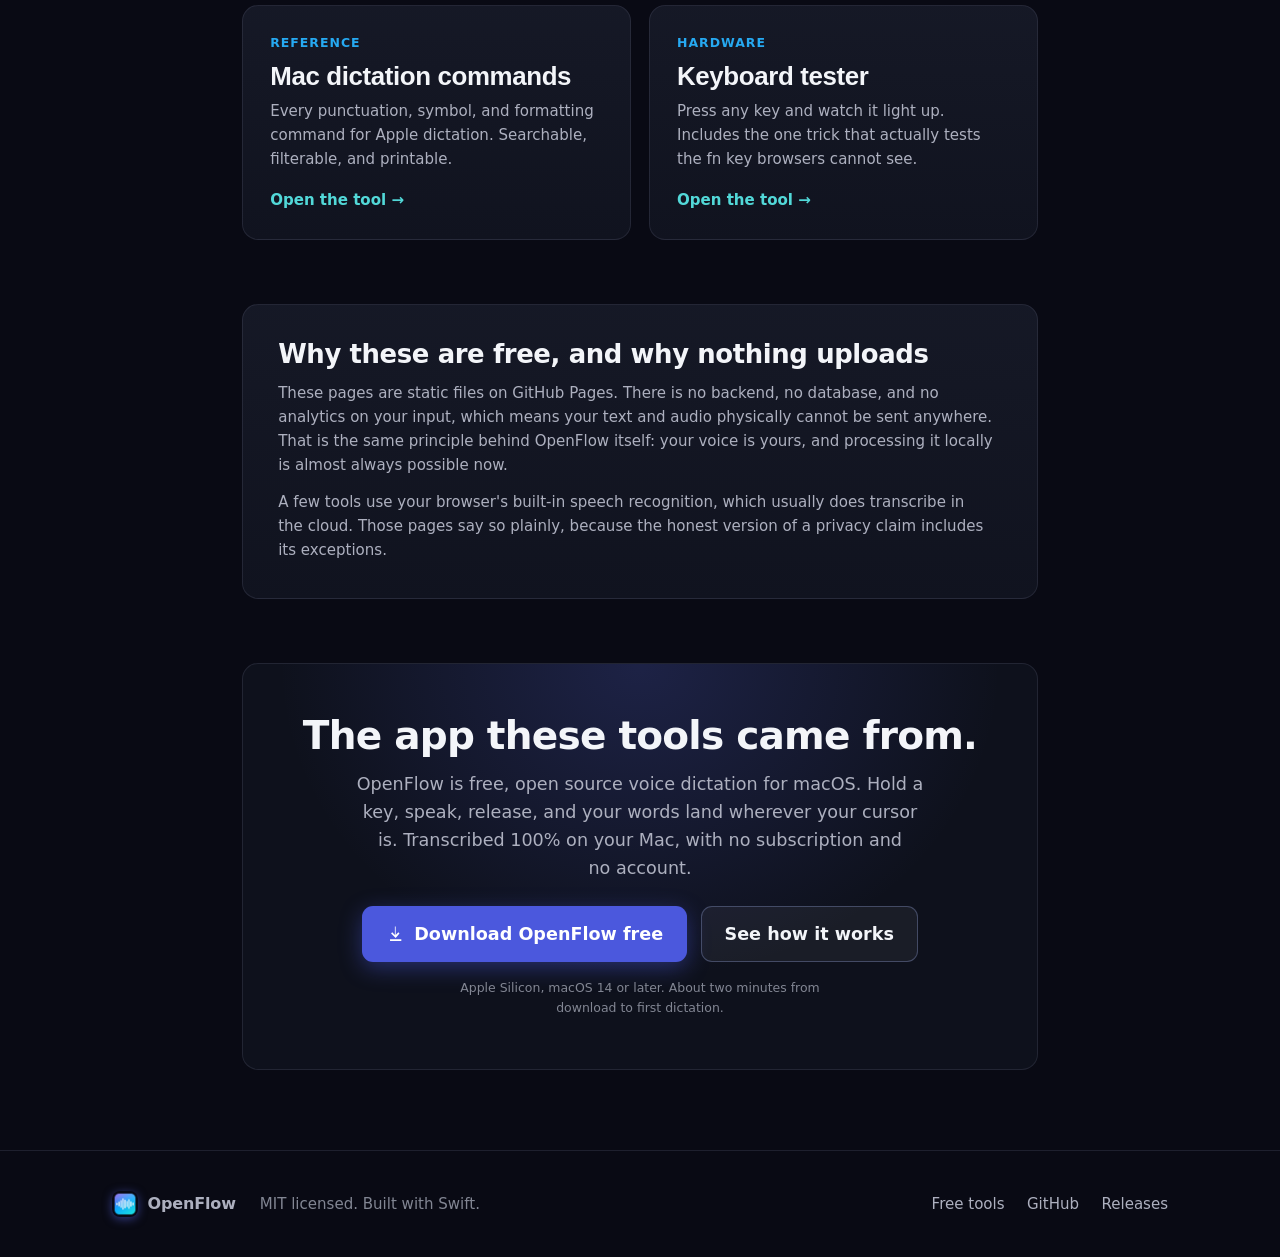
<file: docs/tools/index.html>
<!DOCTYPE html>
<html lang="en">
<head>
<meta charset="UTF-8">
<meta name="viewport" content="width=device-width, initial-scale=1.0">
<meta name="google-site-verification" content="r5WcXM0pyY4K82C2E__WblAHcsyXCcNfjlECxPGKRw8" />
<title>Free Voice and Dictation Tools: No Signup, Nothing to Install</title>
<meta name="description" content="Ten free browser tools for voice, dictation, and speech: voice typing, a speaking speed test, filler word counter, accuracy test, cost calculator, and more.">
<link rel="canonical" href="https://robj1925.github.io/open-flow/tools/">

<meta property="og:type" content="website">
<meta property="og:url" content="https://robj1925.github.io/open-flow/tools/">
<meta property="og:title" content="Free Voice and Dictation Tools">
<meta property="og:description" content="Ten free browser tools for voice, dictation, and speech. No signup, nothing installed, nothing uploaded.">
<meta property="og:image" content="https://robj1925.github.io/open-flow/images/og-card.png">
<meta name="twitter:card" content="summary_large_image">

<link rel="icon" type="image/png" sizes="32x32" href="../images/favicon-32.png">
<link rel="icon" type="image/png" sizes="16x16" href="../images/favicon-16.png">
<link rel="apple-touch-icon" sizes="180x180" href="../images/apple-touch-icon.png">

<link rel="preconnect" href="https://api.fontshare.com" crossorigin>
<link href="https://api.fontshare.com/v2/css?f[]=clash-display@600,500&f[]=general-sans@400,500,600,700&display=swap" rel="stylesheet">
<link rel="stylesheet" href="tools.css">

<script type="application/ld+json">
{
  "@context": "https://schema.org",
  "@graph": [
    {
      "@type": "CollectionPage",
      "name": "Free Voice and Dictation Tools",
      "url": "https://robj1925.github.io/open-flow/tools/",
      "description": "A collection of ten free browser based tools for voice, dictation, and speech. Everything runs client side with no signup and no upload.",
      "author": { "@type": "Person", "name": "Robby J", "url": "https://automatewithrobby.fyi/" }
    },
    {
      "@type": "BreadcrumbList",
      "itemListElement": [
        { "@type": "ListItem", "position": 1, "name": "OpenFlow", "item": "https://robj1925.github.io/open-flow/" },
        { "@type": "ListItem", "position": 2, "name": "Free Tools", "item": "https://robj1925.github.io/open-flow/tools/" }
      ]
    },
    {
      "@type": "ItemList",
      "name": "Free voice and dictation tools",
      "itemListElement": [
        { "@type": "ListItem", "position": 1,  "name": "Voice typing in your browser", "url": "https://robj1925.github.io/open-flow/tools/voice-typing.html" },
        { "@type": "ListItem", "position": 2,  "name": "Dictation app cost calculator", "url": "https://robj1925.github.io/open-flow/tools/dictation-cost-calculator.html" },
        { "@type": "ListItem", "position": 3,  "name": "Which dictation app should I use", "url": "https://robj1925.github.io/open-flow/tools/dictation-app-picker.html" },
        { "@type": "ListItem", "position": 4,  "name": "Speech to text accuracy test", "url": "https://robj1925.github.io/open-flow/tools/speech-to-text-accuracy-test.html" },
        { "@type": "ListItem", "position": 5,  "name": "Filler word counter and remover", "url": "https://robj1925.github.io/open-flow/tools/filler-word-counter.html" },
        { "@type": "ListItem", "position": 6,  "name": "Words to minutes calculator", "url": "https://robj1925.github.io/open-flow/tools/words-to-minutes.html" },
        { "@type": "ListItem", "position": 7,  "name": "Speaking speed test", "url": "https://robj1925.github.io/open-flow/tools/speaking-speed-test.html" },
        { "@type": "ListItem", "position": 8,  "name": "Online voice recorder", "url": "https://robj1925.github.io/open-flow/tools/voice-recorder.html" },
        { "@type": "ListItem", "position": 9,  "name": "Mac dictation commands cheat sheet", "url": "https://robj1925.github.io/open-flow/tools/mac-dictation-commands.html" },
        { "@type": "ListItem", "position": 10, "name": "Keyboard tester", "url": "https://robj1925.github.io/open-flow/tools/keyboard-tester.html" }
      ]
    }
  ]
}
</script>
</head>
<body>
<div class="glow" aria-hidden="true"></div>

<header class="nav">
  <div class="wrap nav-inner">
    <a class="brand" href="../index.html" aria-label="OpenFlow home">
      <img class="logo" src="../images/icon.png" alt="" width="30" height="30" onerror="this.style.display='none'">
      OpenFlow
    </a>
    <nav class="nav-links" aria-label="Primary">
      <a href="../index.html#features">Features</a>
      <a href="../index.html#privacy">Privacy</a>
      <a href="https://github.com/Robj1925/open-flow">GitHub</a>
    </nav>
    <a class="btn btn-primary btn-sm nav-cta" href="https://github.com/Robj1925/open-flow/releases/latest/download/OpenFlow.zip">Download</a>
  </div>
</header>

<main>
  <div class="wrap-narrow">
    <nav class="crumbs" aria-label="Breadcrumb">
      <a href="../index.html">OpenFlow</a> <span class="sep">/</span>
      <span>Free tools</span>
    </nav>

    <section class="tool-hero">
      <h1>Free voice and dictation tools</h1>
      <p class="sub">Ten small tools we built while making OpenFlow. No signup, nothing to install, and nothing gets uploaded. Every one of them runs entirely in your browser.</p>
    </section>

    <section aria-label="Tools">
      <div class="tools-grid">

        <a class="tool-card" href="voice-typing.html">
          <span class="kicker">Dictation</span>
          <h3>Voice typing in your browser</h3>
          <p>Click the mic, talk, and watch your words appear. Copy or download the text when you are done. Works in 14 languages.</p>
          <span class="go">Open the tool &rarr;</span>
        </a>

        <a class="tool-card" href="dictation-cost-calculator.html">
          <span class="kicker">Calculator</span>
          <h3>Dictation app cost calculator</h3>
          <p>A monthly subscription never feels expensive one month at a time. See what yours actually costs over the years you will use it.</p>
          <span class="go">Open the tool &rarr;</span>
        </a>

        <a class="tool-card" href="dictation-app-picker.html">
          <span class="kicker">Picker</span>
          <h3>Which dictation app should I use?</h3>
          <p>Five questions and an honest recommendation, plus a full comparison of every major dictation app. It will happily point you elsewhere.</p>
          <span class="go">Open the tool &rarr;</span>
        </a>

        <a class="tool-card" href="speech-to-text-accuracy-test.html">
          <span class="kicker">Test</span>
          <h3>Speech to text accuracy test</h3>
          <p>Read a passage out loud and get scored on word error rate, with a word by word diff of everything the engine misheard.</p>
          <span class="go">Open the tool &rarr;</span>
        </a>

        <a class="tool-card" href="filler-word-counter.html">
          <span class="kicker">Editor</span>
          <h3>Filler word counter and remover</h3>
          <p>Paste a transcript, see every um and uh highlighted and counted, get a score, then strip them out in one click.</p>
          <span class="go">Open the tool &rarr;</span>
        </a>

        <a class="tool-card" href="words-to-minutes.html">
          <span class="kicker">Calculator</span>
          <h3>Words to minutes</h3>
          <p>How long does a script take to say out loud? Convert word count to speaking time and back, at any pace.</p>
          <span class="go">Open the tool &rarr;</span>
        </a>

        <a class="tool-card" href="speaking-speed-test.html">
          <span class="kicker">Test</span>
          <h3>Speaking speed test</h3>
          <p>Talk for 30 seconds and find out your real words per minute, plus how that compares with your typing speed.</p>
          <span class="go">Open the tool &rarr;</span>
        </a>

        <a class="tool-card" href="voice-recorder.html">
          <span class="kicker">Recorder</span>
          <h3>Online voice recorder</h3>
          <p>Record, listen back, download. No upload, because there is no server. Your audio never leaves the tab.</p>
          <span class="go">Open the tool &rarr;</span>
        </a>

        <a class="tool-card" href="mac-dictation-commands.html">
          <span class="kicker">Reference</span>
          <h3>Mac dictation commands</h3>
          <p>Every punctuation, symbol, and formatting command for Apple dictation. Searchable, filterable, and printable.</p>
          <span class="go">Open the tool &rarr;</span>
        </a>

        <a class="tool-card" href="keyboard-tester.html">
          <span class="kicker">Hardware</span>
          <h3>Keyboard tester</h3>
          <p>Press any key and watch it light up. Includes the one trick that actually tests the fn key browsers cannot see.</p>
          <span class="go">Open the tool &rarr;</span>
        </a>

      </div>
    </section>

    <section class="band" aria-label="Why these exist">
      <div class="panel">
        <h2>Why these are free, and why nothing uploads</h2>
        <p style="color:var(--muted); font-size:var(--step--1); margin-top:.8rem">
          These pages are static files on GitHub Pages. There is no backend, no database, and no analytics on your input, which means your text and audio physically cannot be sent anywhere. That is the same principle behind OpenFlow itself: your voice is yours, and processing it locally is almost always possible now.
        </p>
        <p style="color:var(--muted); font-size:var(--step--1); margin-top:.8rem">
          A few tools use your browser's built-in speech recognition, which usually does transcribe in the cloud. Those pages say so plainly, because the honest version of a privacy claim includes its exceptions.
        </p>
      </div>
    </section>

    <section class="of-cta" aria-label="Download OpenFlow">
      <h2>The app these tools came from.</h2>
      <p>OpenFlow is free, open source voice dictation for macOS. Hold a key, speak, release, and your words land wherever your cursor is. Transcribed 100% on your Mac, with no subscription and no account.</p>
      <div class="btns">
        <a class="btn btn-primary" href="https://github.com/Robj1925/open-flow/releases/latest/download/OpenFlow.zip">
          <svg viewBox="0 0 24 24" fill="currentColor" aria-hidden="true"><path d="M12 3v10.6l3.3-3.3 1.4 1.4L12 17.4 6.3 11.7l1.4-1.4L11 13.6V3h1zM5 19h14v2H5z"/></svg>
          Download OpenFlow free
        </a>
        <a class="btn btn-ghost" href="../index.html">See how it works</a>
      </div>
      <p class="fine">Apple Silicon, macOS 14 or later. About two minutes from download to first dictation.</p>
    </section>
  </div>
</main>

<footer>
  <div class="wrap foot-inner">
    <a class="brand" href="../index.html">
      <img class="logo" src="../images/icon.png" alt="" width="26" height="26" style="width:26px;height:26px" onerror="this.style.display='none'">
      OpenFlow
    </a>
    <span>MIT licensed. Built with Swift.</span>
    <div class="foot-links">
      <a href="index.html">Free tools</a>
      <a href="https://github.com/Robj1925/open-flow">GitHub</a>
      <a href="https://github.com/Robj1925/open-flow/releases">Releases</a>
    </div>
  </div>
</footer>
</body>
</html>
</file>
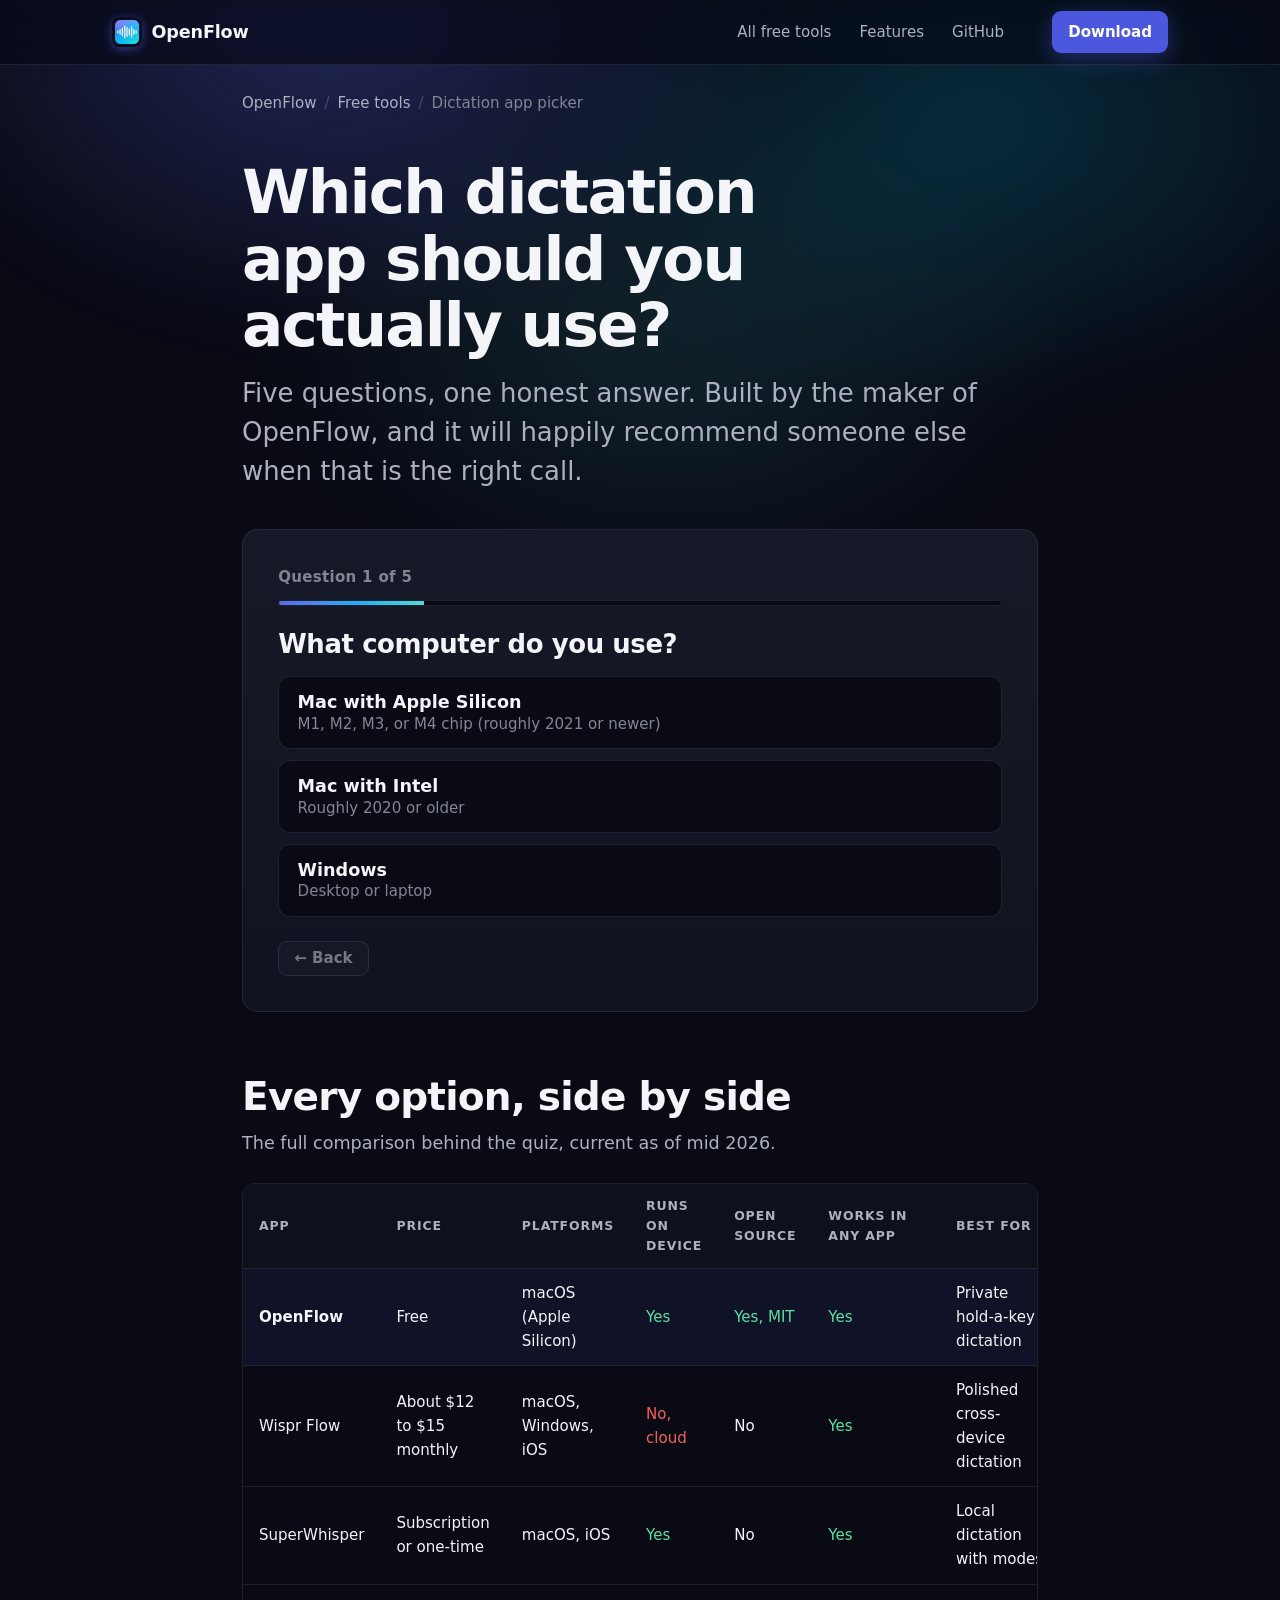
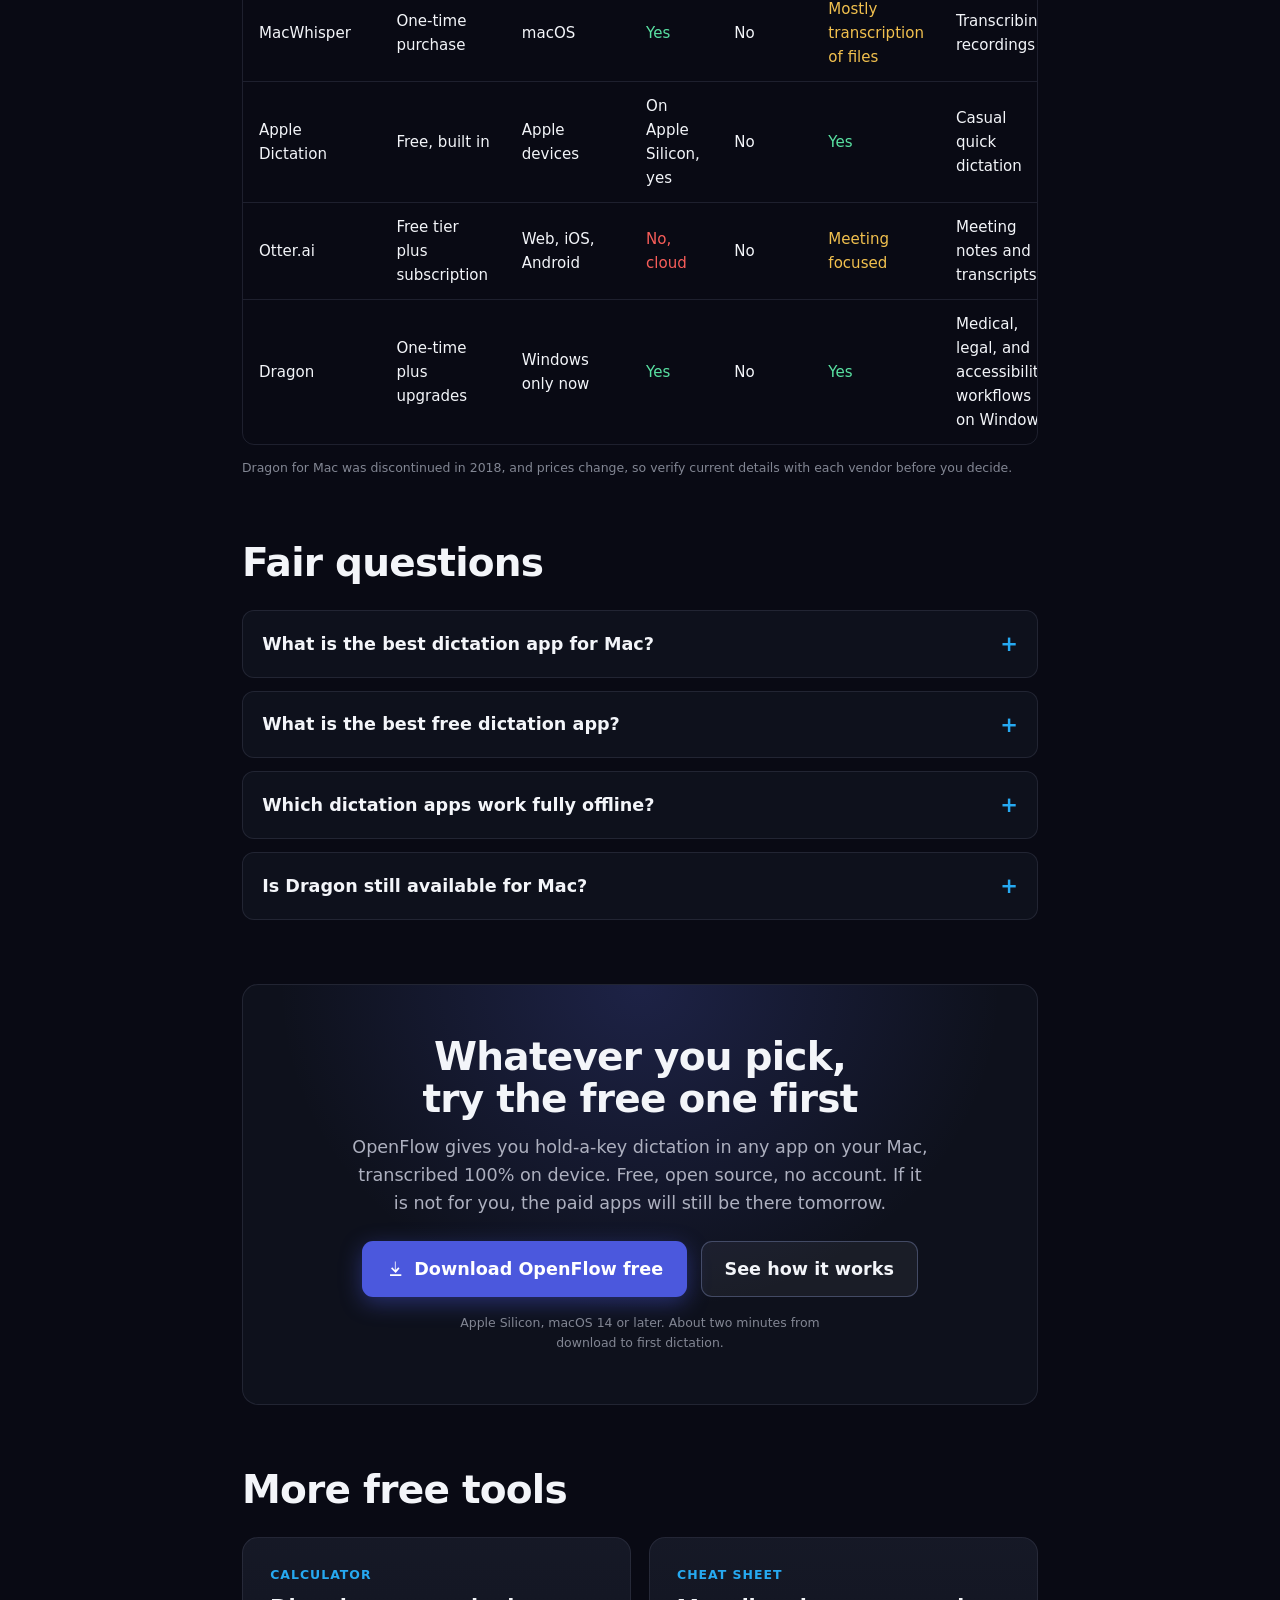
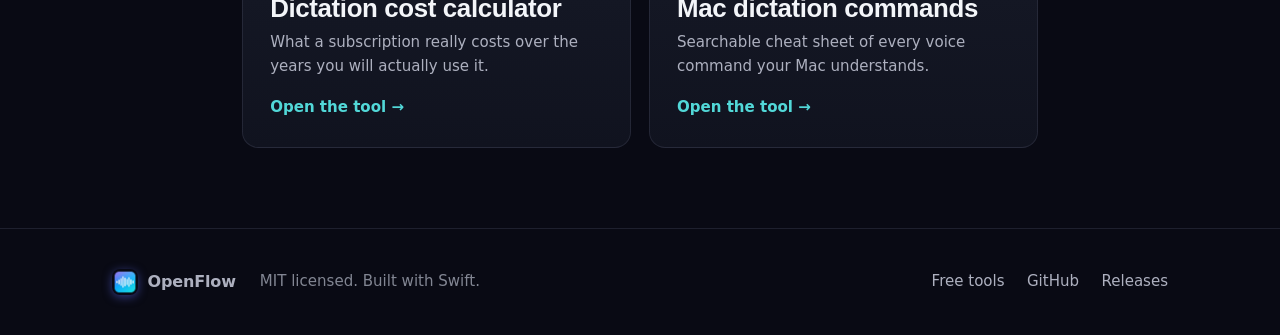
<file: docs/tools/dictation-app-picker.html>
<!DOCTYPE html>
<html lang="en">
<head>
<meta charset="UTF-8">
<meta name="viewport" content="width=device-width, initial-scale=1.0">
<title>Which Dictation App Should I Use? Honest Picker and Comparison (2026)</title>
<meta name="description" content="Answer five quick questions and get an honest pick: OpenFlow, Wispr Flow, SuperWhisper, MacWhisper, Apple Dictation, Otter.ai, or Dragon. Plus a full comparison table for Mac and Windows.">
<link rel="canonical" href="https://robj1925.github.io/open-flow/tools/dictation-app-picker.html">

<meta property="og:type" content="website">
<meta property="og:url" content="https://robj1925.github.io/open-flow/tools/dictation-app-picker.html">
<meta property="og:title" content="Which Dictation App Should I Use? Honest Picker (2026)">
<meta property="og:description" content="Five questions, one honest recommendation, and a full comparison of OpenFlow, Wispr Flow, SuperWhisper, MacWhisper, Apple Dictation, Otter.ai, and Dragon.">
<meta property="og:image" content="https://robj1925.github.io/open-flow/images/og-card.png">
<meta name="twitter:card" content="summary_large_image">

<link rel="icon" type="image/png" sizes="32x32" href="../images/favicon-32.png">
<link rel="icon" type="image/png" sizes="16x16" href="../images/favicon-16.png">
<link rel="apple-touch-icon" sizes="180x180" href="../images/apple-touch-icon.png">

<link rel="preconnect" href="https://api.fontshare.com" crossorigin>
<link href="https://api.fontshare.com/v2/css?f[]=clash-display@600,500&f[]=general-sans@400,500,600,700&display=swap" rel="stylesheet">
<link rel="stylesheet" href="tools.css">

<script type="application/ld+json">
{
  "@context": "https://schema.org",
  "@graph": [
    {
      "@type": "WebApplication",
      "name": "Dictation App Picker",
      "url": "https://robj1925.github.io/open-flow/tools/dictation-app-picker.html",
      "applicationCategory": "UtilityApplication",
      "operatingSystem": "Any (runs in the browser)",
      "description": "Free interactive picker that asks five questions and recommends the right dictation app for your setup, comparing OpenFlow, Wispr Flow, SuperWhisper, MacWhisper, Apple Dictation, Otter.ai, and Dragon.",
      "offers": { "@type": "Offer", "price": "0", "priceCurrency": "USD" },
      "author": { "@type": "Person", "name": "Robby J", "url": "https://automatewithrobby.fyi/" }
    },
    {
      "@type": "BreadcrumbList",
      "itemListElement": [
        { "@type": "ListItem", "position": 1, "name": "OpenFlow", "item": "https://robj1925.github.io/open-flow/" },
        { "@type": "ListItem", "position": 2, "name": "Free Tools", "item": "https://robj1925.github.io/open-flow/tools/" },
        { "@type": "ListItem", "position": 3, "name": "Dictation App Picker", "item": "https://robj1925.github.io/open-flow/tools/dictation-app-picker.html" }
      ]
    },
    {
      "@type": "FAQPage",
      "mainEntity": [
        {
          "@type": "Question",
          "name": "What is the best dictation app for Mac?",
          "acceptedAnswer": { "@type": "Answer", "text": "It depends on privacy and budget. If you want free, private, on-device dictation on an Apple Silicon Mac, OpenFlow is the pick. If you are happy with a cloud subscription and want maximum polish, Wispr Flow is excellent. If you prefer to pay once, SuperWhisper covers live dictation and MacWhisper covers transcribing recordings." }
        },
        {
          "@type": "Question",
          "name": "What is the best free dictation app?",
          "acceptedAnswer": { "@type": "Answer", "text": "Apple Dictation, built into every Mac, is the zero-effort answer. If you want system-wide hold-a-key dictation with more accuracy and a custom dictionary, OpenFlow is also completely free, open source, and runs entirely on your Mac." }
        },
        {
          "@type": "Question",
          "name": "Which dictation apps work fully offline?",
          "acceptedAnswer": { "@type": "Answer", "text": "OpenFlow, SuperWhisper, and MacWhisper run entirely on your Mac. Apple Dictation processes on device on Apple Silicon Macs. On Windows, Voice Access is built in and works offline. Cloud services like Wispr Flow and Otter.ai need an internet connection." }
        },
        {
          "@type": "Question",
          "name": "Is Dragon still available for Mac?",
          "acceptedAnswer": { "@type": "Answer", "text": "No. Dragon for Mac was discontinued in 2018, and Nuance now ships Dragon for Windows only. Mac users need alternatives, which is exactly what this picker covers: OpenFlow for free local dictation, Wispr Flow for cloud polish, SuperWhisper or MacWhisper for one-time purchases." }
        }
      ]
    }
  ]
}
</script>

<style>
.quiz-head{ display:flex; align-items:center; justify-content:space-between; gap:1rem; margin-bottom:.7rem; }
.quiz-progress{ font-size:var(--step--1); color:var(--faint); font-weight:600; letter-spacing:.02em; }
.quiz-bar{ height:6px; border-radius:99px; background:var(--bg); border:1px solid var(--border); overflow:hidden; margin-bottom:1.5rem; }
.quiz-bar span{ display:block; height:100%; width:20%; background:var(--grad); transition:width .3s var(--ease); }
.qstep h2{ font-size:var(--step-1); letter-spacing:-0.015em; outline:none; }
.qstep h2:focus-visible{ outline:2px solid var(--azure); outline-offset:4px; border-radius:4px; }
.opts{ display:grid; gap:.7rem; margin-top:1.1rem; }
.opt{
  font-family:inherit; font-size:var(--step-0); font-weight:600; color:var(--ink);
  text-align:left; width:100%; background:var(--bg); border:1px solid var(--border);
  border-radius:12px; padding:.95rem 1.15rem; cursor:pointer;
  transition:border-color .2s, background .2s, transform .18s var(--ease);
}
.opt:hover{ border-color:var(--border-lit); background:var(--surface-2); transform:translateY(-1px); }
.opt[aria-pressed="true"]{ border-color:var(--azure); background:oklch(0.58 0.20 274 / .14); }
.opt .opt-hint{ display:block; font-size:var(--step--1); font-weight:400; color:var(--faint); margin-top:.15rem; }
.quiz-nav{ margin-top:1.5rem; display:flex; gap:.8rem; align-items:center; flex-wrap:wrap; }
.result .kicker{ font-size:var(--step--2); text-transform:uppercase; letter-spacing:.08em; color:var(--azure); font-weight:600; }
.result h2{ font-size:var(--step-2); letter-spacing:-0.02em; margin-top:.35rem; outline:none; }
.result h2:focus-visible{ outline:2px solid var(--azure); outline-offset:4px; border-radius:4px; }
.result p{ margin-top:.9rem; color:var(--muted); }
.result .runner{ font-size:var(--step--1); }
.result-actions{ display:flex; gap:.85rem; flex-wrap:wrap; align-items:center; margin-top:1.3rem; }
.vendor-link{ color:var(--teal); font-weight:600; font-size:var(--step-0); }
.vendor-link:hover{ text-decoration:underline; }
.result .soft{ font-size:var(--step--1); color:var(--faint); }
[hidden]{ display:none !important; }
</style>
</head>
<body>
<div class="glow" aria-hidden="true"></div>

<header class="nav">
  <div class="wrap nav-inner">
    <a class="brand" href="../index.html" aria-label="OpenFlow home">
      <img class="logo" src="../images/icon.png" alt="" width="30" height="30" onerror="this.style.display='none'">
      OpenFlow
    </a>
    <nav class="nav-links" aria-label="Primary">
      <a href="index.html">All free tools</a>
      <a href="../index.html#features">Features</a>
      <a href="https://github.com/Robj1925/open-flow">GitHub</a>
    </nav>
    <a class="btn btn-primary btn-sm nav-cta" href="https://github.com/Robj1925/open-flow/releases/latest/download/OpenFlow.zip">Download</a>
  </div>
</header>

<main>
  <div class="wrap-narrow">
    <nav class="crumbs" aria-label="Breadcrumb">
      <a href="../index.html">OpenFlow</a> <span class="sep">/</span>
      <a href="index.html">Free tools</a> <span class="sep">/</span>
      <span>Dictation app picker</span>
    </nav>

    <section class="tool-hero">
      <h1>Which dictation app should you actually use?</h1>
      <p class="sub">Five questions, one honest answer. Built by the maker of OpenFlow, and it will happily recommend someone else when that is the right call.</p>
    </section>

    <section class="panel" aria-label="Dictation app picker quiz">
      <div class="quiz-head">
        <p class="quiz-progress" id="progress" aria-live="polite">Question 1 of 5</p>
      </div>
      <div class="quiz-bar" aria-hidden="true"><span id="bar"></span></div>

      <noscript><p class="notice"><span aria-hidden="true">&#9888;&#65039;</span><span>The quiz needs JavaScript. No problem: the full comparison table below covers every option.</span></p></noscript>

      <div class="qstep" data-step="0">
        <h2 id="q1h" tabindex="-1">What computer do you use?</h2>
        <div class="opts" role="group" aria-labelledby="q1h">
          <button type="button" class="opt" data-q="computer" data-v="silicon" aria-pressed="false">Mac with Apple Silicon <span class="opt-hint">M1, M2, M3, or M4 chip (roughly 2021 or newer)</span></button>
          <button type="button" class="opt" data-q="computer" data-v="intel" aria-pressed="false">Mac with Intel <span class="opt-hint">Roughly 2020 or older</span></button>
          <button type="button" class="opt" data-q="computer" data-v="windows" aria-pressed="false">Windows <span class="opt-hint">Desktop or laptop</span></button>
        </div>
      </div>

      <div class="qstep" data-step="1" hidden>
        <h2 id="q2h" tabindex="-1">How do you feel about your voice going to the cloud?</h2>
        <div class="opts" role="group" aria-labelledby="q2h">
          <button type="button" class="opt" data-q="cloud" data-v="local" aria-pressed="false">Hard no, must stay on my device <span class="opt-hint">Privacy first, nothing leaves my machine</span></button>
          <button type="button" class="opt" data-q="cloud" data-v="cloudok" aria-pressed="false">Fine if the product is great <span class="opt-hint">Convenience can win</span></button>
        </div>
      </div>

      <div class="qstep" data-step="2" hidden>
        <h2 id="q3h" tabindex="-1">What is your budget?</h2>
        <div class="opts" role="group" aria-labelledby="q3h">
          <button type="button" class="opt" data-q="budget" data-v="free" aria-pressed="false">Free only</button>
          <button type="button" class="opt" data-q="budget" data-v="onetime" aria-pressed="false">One-time purchase is fine</button>
          <button type="button" class="opt" data-q="budget" data-v="sub" aria-pressed="false">A subscription is fine</button>
        </div>
      </div>

      <div class="qstep" data-step="3" hidden>
        <h2 id="q4h" tabindex="-1">What are you mostly transcribing?</h2>
        <div class="opts" role="group" aria-labelledby="q4h">
          <button type="button" class="opt" data-q="usage" data-v="dictate" aria-pressed="false">Dictating into apps as I work <span class="opt-hint">Email, chat, docs, code comments</span></button>
          <button type="button" class="opt" data-q="usage" data-v="meetings" aria-pressed="false">Recorded meetings and audio files</button>
          <button type="button" class="opt" data-q="usage" data-v="documents" aria-pressed="false">Long documents, medical, or legal</button>
        </div>
      </div>

      <div class="qstep" data-step="4" hidden>
        <h2 id="q5h" tabindex="-1">What languages do you speak?</h2>
        <div class="opts" role="group" aria-labelledby="q5h">
          <button type="button" class="opt" data-q="lang" data-v="euro" aria-pressed="false">English or European languages</button>
          <button type="button" class="opt" data-q="lang" data-v="global" aria-pressed="false">Also Chinese, Japanese, Korean, Arabic, Hindi, or others</button>
        </div>
      </div>

      <div class="qstep result" id="result" hidden>
        <p class="kicker">Our honest pick for you</p>
        <h2 id="resultName" tabindex="-1">OpenFlow</h2>
        <p id="resultWhy"></p>
        <p class="runner" id="resultRunner"></p>
        <div class="result-actions" id="resultActions"></div>
        <p class="soft" id="resultSoft"></p>
      </div>

      <div class="quiz-nav">
        <button type="button" id="back" class="btn btn-ghost btn-sm" disabled>&larr; Back</button>
        <button type="button" id="restart" class="btn btn-ghost btn-sm" hidden>Start over</button>
      </div>
    </section>

    <section class="band" aria-label="Comparison table">
      <div class="section-head">
        <h2>Every option, side by side</h2>
        <p>The full comparison behind the quiz, current as of mid 2026.</p>
      </div>
      <div class="table-scroll">
        <table class="cmp">
          <thead>
            <tr><th>App</th><th>Price</th><th>Platforms</th><th>Runs on device</th><th>Open source</th><th>Works in any app</th><th>Best for</th></tr>
          </thead>
          <tbody>
            <tr class="hl"><td>OpenFlow</td><td>Free</td><td>macOS (Apple Silicon)</td><td class="good">Yes</td><td class="good">Yes, MIT</td><td class="good">Yes</td><td>Private hold-a-key dictation</td></tr>
            <tr><td>Wispr Flow</td><td>About $12 to $15 monthly</td><td>macOS, Windows, iOS</td><td class="bad">No, cloud</td><td>No</td><td class="good">Yes</td><td>Polished cross-device dictation</td></tr>
            <tr><td>SuperWhisper</td><td>Subscription or one-time</td><td>macOS, iOS</td><td class="good">Yes</td><td>No</td><td class="good">Yes</td><td>Local dictation with modes</td></tr>
            <tr><td>MacWhisper</td><td>One-time purchase</td><td>macOS</td><td class="good">Yes</td><td>No</td><td class="warn">Mostly transcription of files</td><td>Transcribing recordings</td></tr>
            <tr><td>Apple Dictation</td><td>Free, built in</td><td>Apple devices</td><td>On Apple Silicon, yes</td><td>No</td><td class="good">Yes</td><td>Casual quick dictation</td></tr>
            <tr><td>Otter.ai</td><td>Free tier plus subscription</td><td>Web, iOS, Android</td><td class="bad">No, cloud</td><td>No</td><td class="warn">Meeting focused</td><td>Meeting notes and transcripts</td></tr>
            <tr><td>Dragon</td><td>One-time plus upgrades</td><td>Windows only now</td><td class="good">Yes</td><td>No</td><td class="good">Yes</td><td>Medical, legal, and accessibility workflows on Windows</td></tr>
          </tbody>
        </table>
      </div>
      <p style="margin-top:.8rem; font-size:var(--step--2); color:var(--faint)">Dragon for Mac was discontinued in 2018, and prices change, so verify current details with each vendor before you decide.</p>
    </section>

    <section class="band" aria-label="FAQ" style="padding-top:0">
      <div class="section-head">
        <h2>Fair questions</h2>
      </div>
      <div class="faq">
        <details>
          <summary>What is the best dictation app for Mac?</summary>
          <p>It depends on privacy and budget. If you want free, private, on-device dictation on an Apple Silicon Mac, <a href="../index.html">OpenFlow</a> is the pick. If you are happy with a cloud subscription and want maximum polish, Wispr Flow is excellent. If you prefer to pay once, SuperWhisper covers live dictation and MacWhisper covers transcribing recordings.</p>
        </details>
        <details>
          <summary>What is the best free dictation app?</summary>
          <p>Apple Dictation, built into every Mac, is the zero-effort answer. If you want system-wide hold-a-key dictation with more accuracy and a custom dictionary, <a href="../index.html">OpenFlow</a> is also completely free, open source, and runs entirely on your Mac.</p>
        </details>
        <details>
          <summary>Which dictation apps work fully offline?</summary>
          <p>OpenFlow, SuperWhisper, and MacWhisper run entirely on your Mac. Apple Dictation processes on device on Apple Silicon Macs. On Windows, Voice Access is built in and works offline. Cloud services like Wispr Flow and Otter.ai need an internet connection.</p>
        </details>
        <details>
          <summary>Is Dragon still available for Mac?</summary>
          <p>No. Dragon for Mac was discontinued in 2018, and Nuance now ships Dragon for Windows only. Mac users need alternatives, which is exactly what this picker covers: OpenFlow for free local dictation, Wispr Flow for cloud polish, SuperWhisper or MacWhisper for one-time purchases.</p>
        </details>
      </div>
    </section>

    <section class="of-cta" aria-label="Download OpenFlow">
      <h2>Whatever you pick, try the free one first</h2>
      <p>OpenFlow gives you hold-a-key dictation in any app on your Mac, transcribed 100% on device. Free, open source, no account. If it is not for you, the paid apps will still be there tomorrow.</p>
      <div class="btns">
        <a class="btn btn-primary" href="https://github.com/Robj1925/open-flow/releases/latest/download/OpenFlow.zip">
          <svg viewBox="0 0 24 24" fill="currentColor" aria-hidden="true"><path d="M12 3v10.6l3.3-3.3 1.4 1.4L12 17.4 6.3 11.7l1.4-1.4L11 13.6V3h1zM5 19h14v2H5z"/></svg>
          Download OpenFlow free
        </a>
        <a class="btn btn-ghost" href="../index.html">See how it works</a>
      </div>
      <p class="fine">Apple Silicon, macOS 14 or later. About two minutes from download to first dictation.</p>
    </section>

    <section class="band" aria-label="More tools" style="padding-bottom:0">
      <div class="section-head"><h2>More free tools</h2></div>
      <div class="tools-grid">
        <a class="tool-card" href="dictation-cost-calculator.html"><span class="kicker">Calculator</span><h3>Dictation cost calculator</h3><p>What a subscription really costs over the years you will actually use it.</p><span class="go">Open the tool &rarr;</span></a>
        <a class="tool-card" href="mac-dictation-commands.html"><span class="kicker">Cheat sheet</span><h3>Mac dictation commands</h3><p>Searchable cheat sheet of every voice command your Mac understands.</p><span class="go">Open the tool &rarr;</span></a>
      </div>
    </section>
  </div>
</main>

<footer>
  <div class="wrap foot-inner">
    <a class="brand" href="../index.html">
      <img class="logo" src="../images/icon.png" alt="" width="26" height="26" style="width:26px;height:26px" onerror="this.style.display='none'">
      OpenFlow
    </a>
    <span>MIT licensed. Built with Swift.</span>
    <div class="foot-links">
      <a href="index.html">Free tools</a>
      <a href="https://github.com/Robj1925/open-flow">GitHub</a>
      <a href="https://github.com/Robj1925/open-flow/releases">Releases</a>
    </div>
  </div>
</footer>

<script>
(function(){
  var steps = Array.prototype.slice.call(document.querySelectorAll('.qstep[data-step]'));
  var TOTAL = steps.length;
  var result = document.getElementById('result');
  var progress = document.getElementById('progress');
  var bar = document.getElementById('bar');
  var backBtn = document.getElementById('back');
  var restartBtn = document.getElementById('restart');
  var answers = {};
  var step = 0;
  var onResult = false;

  var DL_SVG = '<svg viewBox="0 0 24 24" fill="currentColor" aria-hidden="true" style="width:1.1em;height:1.1em"><path d="M12 3v10.6l3.3-3.3 1.4 1.4L12 17.4 6.3 11.7l1.4-1.4L11 13.6V3h1zM5 19h14v2H5z"/></svg>';

  function focusHeading(container){
    var h = container.querySelector('h2');
    if (h) h.focus();
  }

  function sync(){
    steps.forEach(function(s, i){ s.hidden = onResult || i !== step; });
    result.hidden = !onResult;
    restartBtn.hidden = !onResult;
    backBtn.disabled = !onResult && step === 0;
    if (onResult){
      progress.textContent = 'Done. Here is your honest pick.';
      bar.style.width = '100%';
    } else {
      progress.textContent = 'Question ' + (step + 1) + ' of ' + TOTAL;
      bar.style.width = (((step + 1) / TOTAL) * 100) + '%';
      steps[step].querySelectorAll('.opt').forEach(function(b){
        b.setAttribute('aria-pressed', String(answers[b.getAttribute('data-q')] === b.getAttribute('data-v')));
      });
    }
  }

  document.querySelectorAll('.opt').forEach(function(btn){
    btn.addEventListener('click', function(){
      answers[btn.getAttribute('data-q')] = btn.getAttribute('data-v');
      if (step < TOTAL - 1){
        step++;
        sync();
        focusHeading(steps[step]);
      } else {
        onResult = true;
        render();
        sync();
        focusHeading(result);
      }
    });
  });

  backBtn.addEventListener('click', function(){
    if (onResult){ onResult = false; }
    else if (step > 0){ step--; }
    sync();
    focusHeading(steps[step]);
  });

  restartBtn.addEventListener('click', function(){
    answers = {};
    onResult = false;
    step = 0;
    sync();
    focusHeading(steps[0]);
  });

  function recommend(a){
    var silicon = a.computer === 'silicon';
    var intel = a.computer === 'intel';
    var win = a.computer === 'windows';
    var mac = !win;
    var localOnly = a.cloud === 'local';
    var subOK = a.budget === 'sub';
    var oneTime = a.budget === 'onetime';
    var freeOnly = a.budget === 'free';
    var meetings = a.usage === 'meetings';
    var docs = a.usage === 'documents';
    var global = a.lang === 'global';

    var soft = win
      ? 'If you ever move to an Apple Silicon Mac, the free local option is OpenFlow.'
      : (intel
        ? 'If you ever upgrade to an Apple Silicon Mac, the free local option is OpenFlow.'
        : 'If you ever want the free local option: OpenFlow. One download, no account.');

    var dragonMacNote = ' Dragon, the old medical and legal standard, has been Windows only since 2018, so a modern dictation app is the Mac path.';

    // Recorded meetings and audio files, comfortable with cloud plus subscription.
    if (meetings && !localOnly && subOK){
      return {
        name: 'Otter.ai',
        url: 'https://otter.ai',
        link: 'Visit otter.ai',
        why: 'You mostly transcribe recorded meetings and audio files, and you told us cloud processing and a subscription are both fine. Otter.ai is purpose built for that job: record or upload, then get speaker labels, summaries, and searchable transcripts. A dictation app (OpenFlow included) is the wrong tool for recorded meetings, so we will say so plainly.',
        runner: mac
          ? 'Runner-up: MacWhisper, a one-time purchase that transcribes the same files locally on your Mac.'
          : 'Runner-up: the transcription feature already inside Microsoft Word, if you pay for Microsoft 365.',
        soft: soft
      };
    }

    // Recorded meetings on a Mac, keeping it local or subscription-free.
    if (meetings && mac){
      return {
        name: 'MacWhisper',
        url: 'https://goodsnooze.gumroad.com/l/macwhisper',
        link: 'Get MacWhisper (Gumroad)',
        why: 'You mostly transcribe recorded meetings and audio files' +
          (localOnly ? ', and those recordings need to stay off the cloud.' : ', and you would rather not add another subscription.') +
          ' MacWhisper is the standard Mac tool for exactly this: drop a file in, get a transcript out, pay once. It runs Whisper entirely on your Mac, so audio never leaves your machine.' +
          (intel ? ' It also still supports Intel Macs, which matters here because OpenFlow needs Apple Silicon.' : ''),
        runner: 'Runner-up: Otter.ai, if live meeting capture and cloud convenience ever start to matter more than privacy.',
        soft: soft
      };
    }

    // Windows.
    if (win){
      if (!localOnly && subOK){
        return {
          name: 'Wispr Flow',
          url: 'https://wisprflow.ai',
          link: 'Visit wisprflow.ai',
          why: 'You are on Windows, you are fine with cloud processing, and a subscription fits your budget. Wispr Flow is one of the few polished dictation products with a real Windows app, and it types into anything.' +
            (docs ? ' For heavy document, medical, or legal work, also look at Dragon Professional: it remains the Windows standard for that.' : '') +
            (global ? ' Its cloud models also handle a wide range of languages, including Chinese, Japanese, Korean, Arabic, and Hindi.' : ''),
          runner: 'Runner-up: Windows Voice Access, free, offline, and already built into Windows 11.',
          soft: soft
        };
      }
      return {
        name: 'Windows Voice Access',
        url: 'https://support.microsoft.com/en-us/topic/use-voice-access-to-control-your-pc-author-text-with-your-voice-4dcd23ee-f1b9-4fd1-bacc-862ab60f2a81',
        link: 'Read the Microsoft Voice Access guide',
        why: 'The honest answer is already on your PC: Voice Access is built into Windows 11, costs nothing, works offline, and lets you dictate into any app and control the system by voice.' +
          (localOnly ? ' Since your voice must stay on your device, it fits your privacy requirement exactly.' : '') +
          (freeOnly && !localOnly ? ' It also matches your free only budget perfectly.' : '') +
          (docs ? ' For heavy document, medical, or legal dictation, Dragon Professional is the paid Windows standard and runs on device, so it is worth a serious look.' : '') +
          (meetings ? ' For recorded meetings and audio files, pair it with a free local Whisper tool, since live dictation apps are the wrong shape for recordings.' : ''),
        runner: docs
          ? 'Runner-up: Dragon Professional, a one-time purchase built for medical, legal, and accessibility workflows.'
          : (!localOnly
            ? 'Runner-up: Wispr Flow, if you later decide a cloud subscription is worth it for extra polish.'
            : 'Runner-up: Dragon Professional, a one-time purchase that also keeps everything on device.'),
        soft: soft
      };
    }

    // Intel Mac (meetings already handled above).
    if (intel){
      if (localOnly || oneTime){
        return {
          name: 'MacWhisper',
          url: 'https://goodsnooze.gumroad.com/l/macwhisper',
          link: 'Get MacWhisper (Gumroad)',
          why: 'Honest disclosure first: OpenFlow, our own app, needs Apple Silicon, so we cannot recommend it for an Intel Mac. On Intel, MacWhisper is the best way to keep speech recognition local: a one-time purchase that runs Whisper on your Mac. Just know its strength is transcribing recordings; for live dictation into apps, Apple Dictation is the smoother built in path.',
          runner: 'Runner-up: Apple Dictation, free and built in, though on Intel Macs it processes speech on Apple servers.',
          soft: soft
        };
      }
      return {
        name: 'Apple Dictation',
        url: 'https://support.apple.com/guide/mac-help/use-dictation-mh40584/mac',
        link: 'Read the Apple Dictation guide',
        why: 'Honest answer: OpenFlow needs Apple Silicon, so we will not pretend it runs on your Intel Mac. Apple Dictation is already built in, free, and fine for everyday dictation in any app. One caveat: on Intel Macs it processes audio on Apple servers rather than on device.',
        runner: 'Runner-up: MacWhisper, a one-time purchase that transcribes recordings locally, Intel included.',
        soft: soft
      };
    }

    // Apple Silicon Mac, dictating into apps or long documents.
    if (localOnly || freeOnly){
      var why;
      if (localOnly){
        why = 'You want your voice to stay on your device, and you mostly ' +
          (docs ? 'dictate long documents' : 'dictate into apps as you work') +
          '. That is exactly what OpenFlow was built for: hold a key, speak, release, and the words appear at your cursor, transcribed 100% on your Mac. Yes, we made it, but this is the one case where recommending our own app is simply the honest answer.';
      } else {
        why = 'Your budget is free only, and free does not get better than this: OpenFlow is open source, works in every app you type in, and has no word limits and no account. Hold a key, speak, release, done.';
      }
      if (docs) why += dragonMacNote;
      if (global) why += ' You also speak languages beyond the European set: switch OpenFlow to its Whisper Large v3 Turbo engine and it covers about 100 languages, including Chinese, Japanese, Korean, Arabic, and Hindi, all still on device.';
      return {
        name: 'OpenFlow',
        openflow: true,
        why: why,
        runner: localOnly
          ? 'Runner-up: SuperWhisper, if you ever want to pay for extra modes while staying local.'
          : 'Runner-up: Apple Dictation, already on your Mac, just less accurate and without a custom dictionary.'
      };
    }

    if (subOK){
      return {
        name: 'Wispr Flow',
        url: 'https://wisprflow.ai',
        link: 'Visit wisprflow.ai',
        why: 'You want maximum polish, cloud processing does not bother you, and a subscription fits the budget. Wispr Flow is the most polished dictation product on the market right now, with smart formatting and apps for Mac, Windows, and iPhone. Full honesty from the maker of OpenFlow: OpenFlow gets you about 90% of that experience for $0, with your voice never leaving your Mac, so consider trying free first.' +
          (docs ? dragonMacNote : '') +
          (global ? ' On languages: Wispr Flow handles many via its cloud models, and OpenFlow covers about 100 locally with its Whisper Large v3 Turbo engine.' : ''),
        runner: 'Runner-up: SuperWhisper, if you would rather pay once and keep processing on your Mac.',
        soft: soft
      };
    }

    // One-time purchase preference on Apple Silicon.
    return {
      name: 'SuperWhisper',
      url: 'https://superwhisper.com',
      link: 'Visit superwhisper.com',
      why: 'You would rather pay once than rent software, and SuperWhisper respects that: it offers a lifetime purchase, processes speech on your Mac, and has configurable modes for different apps. Honest note though: OpenFlow does hold-a-key dictation completely free, so you may not need to spend anything at all.' +
        (docs ? dragonMacNote : '') +
        (global ? ' It runs Whisper models locally, so Chinese, Japanese, Korean, Arabic, and Hindi are covered too.' : ''),
      runner: 'Runner-up: MacWhisper, the better one-time buy if transcribing recordings matters more than live dictation.',
      soft: soft
    };
  }

  function render(){
    var r = recommend(answers);
    document.getElementById('resultName').textContent = r.name;
    document.getElementById('resultWhy').textContent = r.why;
    document.getElementById('resultRunner').textContent = r.runner;
    var actions = document.getElementById('resultActions');
    var softEl = document.getElementById('resultSoft');
    if (r.openflow){
      actions.innerHTML =
        '<a class="btn btn-primary" href="https://github.com/Robj1925/open-flow/releases/latest/download/OpenFlow.zip">' + DL_SVG + ' Download OpenFlow free</a>' +
        '<a class="btn btn-ghost" href="../index.html">See how it works</a>';
      softEl.textContent = 'Free, open source, MIT licensed. Your voice never leaves your Mac.';
    } else {
      actions.innerHTML = '<a class="vendor-link" href="' + r.url + '">' + r.link + ' &rarr;</a>';
      softEl.textContent = r.soft;
    }
  }

  sync();
})();
</script>
</body>
</html>
</file>
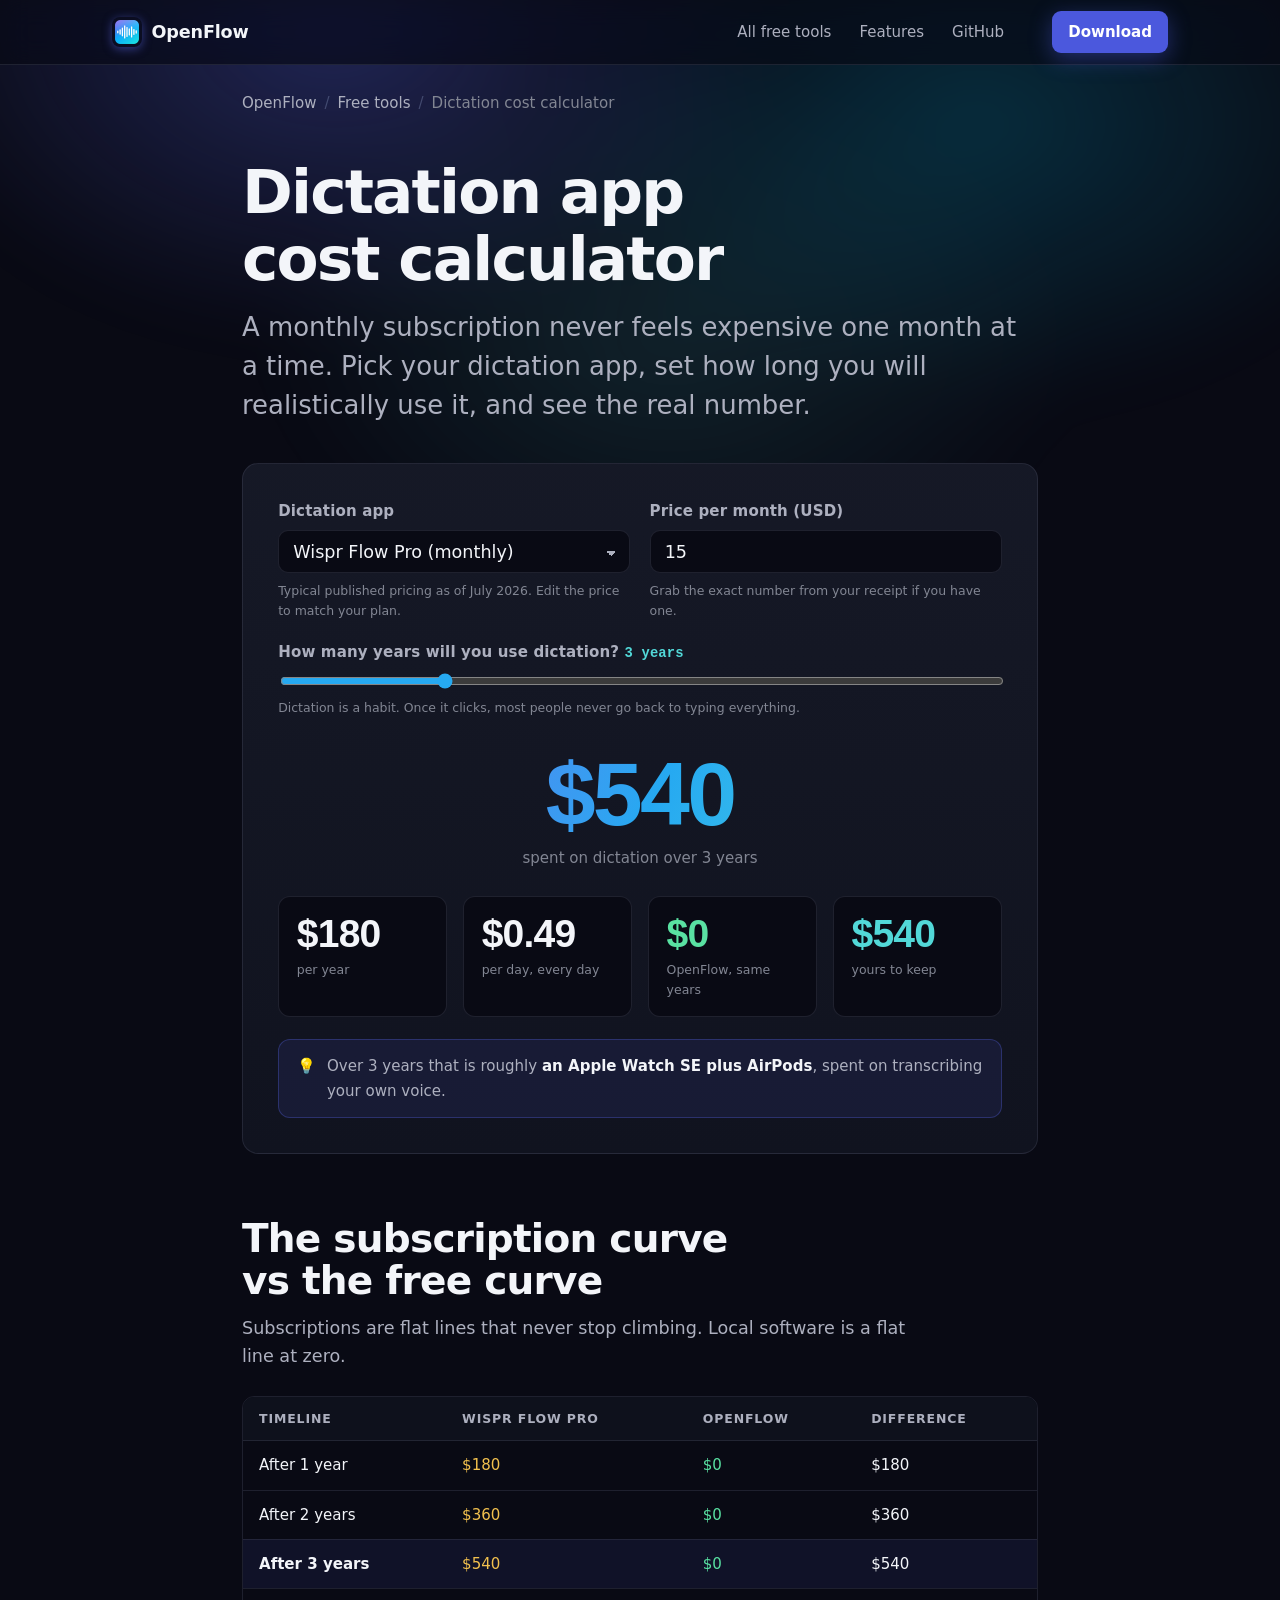
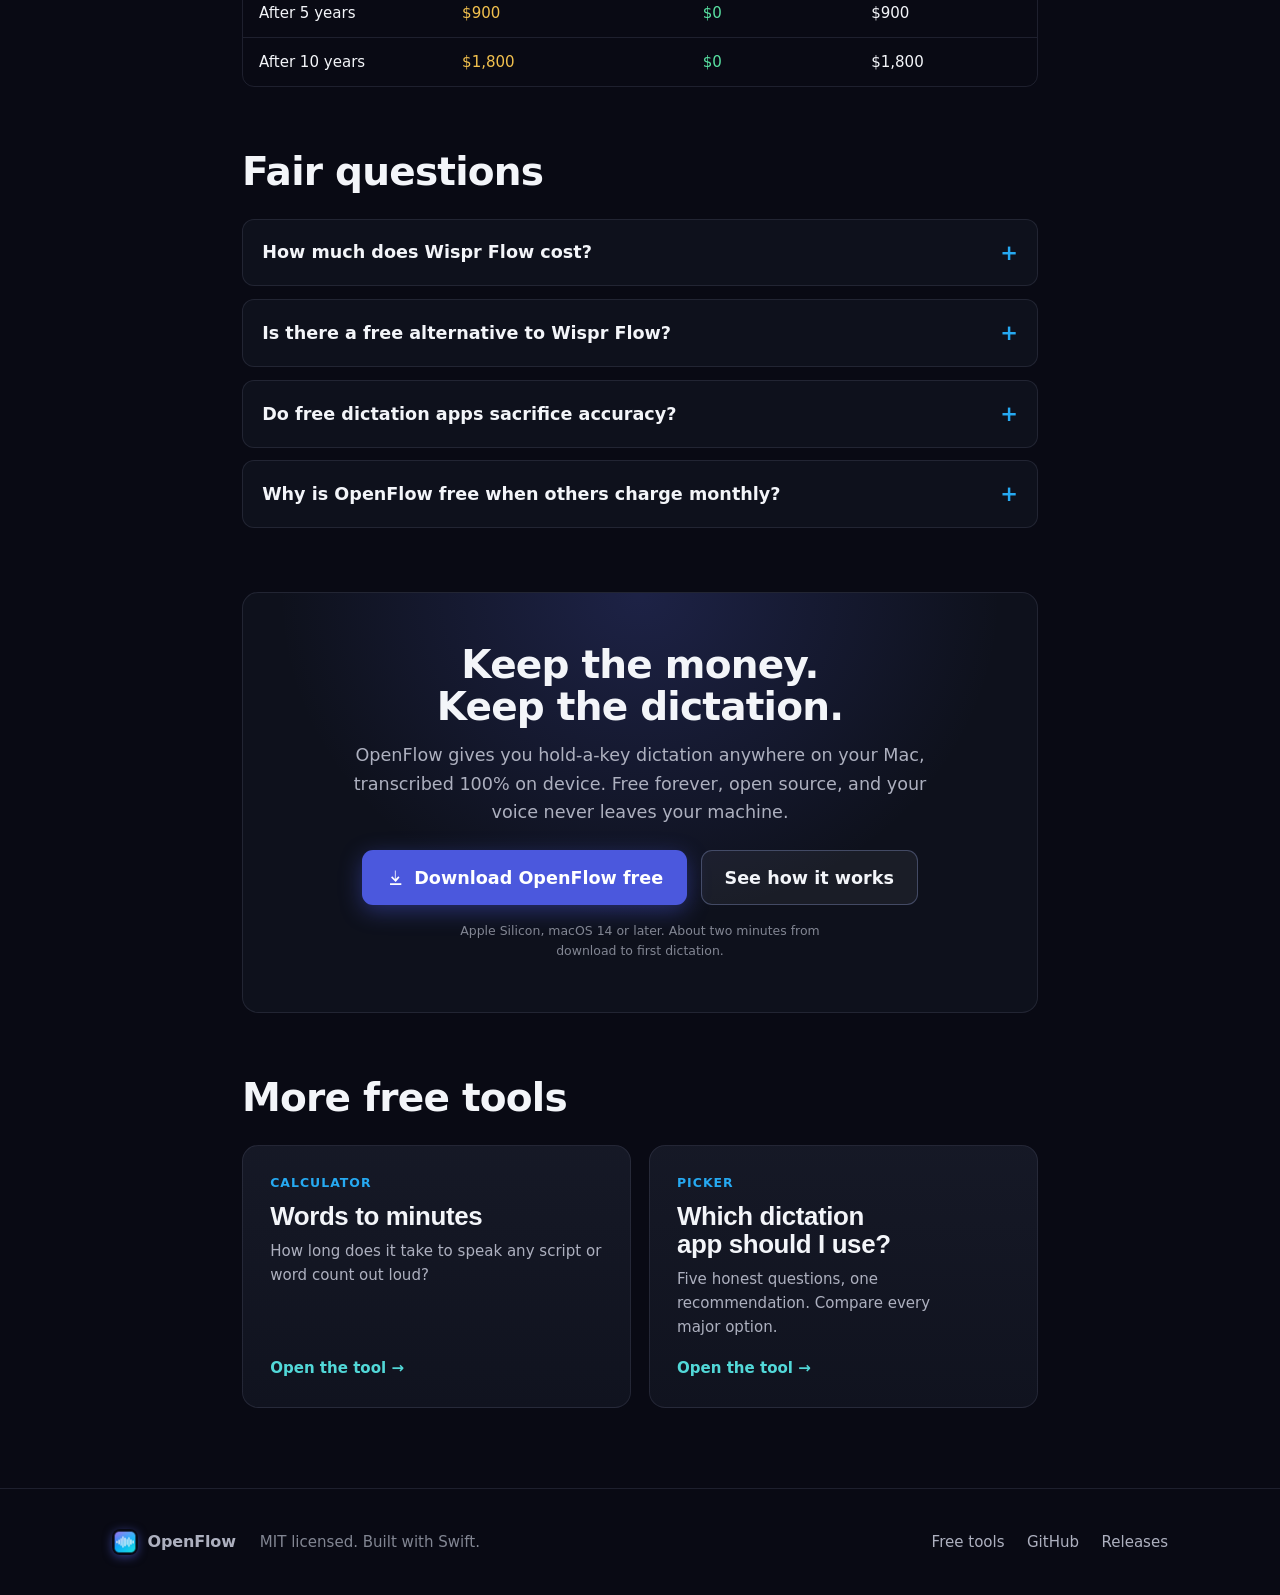
<file: docs/tools/dictation-cost-calculator.html>
<!DOCTYPE html>
<html lang="en">
<head>
<meta charset="UTF-8">
<meta name="viewport" content="width=device-width, initial-scale=1.0">
<meta name="google-site-verification" content="r5WcXM0pyY4K82C2E__WblAHcsyXCcNfjlECxPGKRw8" />
<title>Dictation App Cost Calculator: What a Subscription Really Costs</title>
<meta name="description" content="See what Wispr Flow, SuperWhisper, or any dictation subscription really costs over the years you use it. Then compare it with OpenFlow at $0, free and open source.">
<link rel="canonical" href="https://robj1925.github.io/open-flow/tools/dictation-cost-calculator.html">

<meta property="og:type" content="website">
<meta property="og:url" content="https://robj1925.github.io/open-flow/tools/dictation-cost-calculator.html">
<meta property="og:title" content="Dictation App Cost Calculator">
<meta property="og:description" content="What does a dictation subscription really cost over time? Run the numbers, then compare with a free alternative.">
<meta property="og:image" content="https://robj1925.github.io/open-flow/images/og-card.png">
<meta name="twitter:card" content="summary_large_image">

<link rel="icon" type="image/png" sizes="32x32" href="../images/favicon-32.png">
<link rel="icon" type="image/png" sizes="16x16" href="../images/favicon-16.png">
<link rel="apple-touch-icon" sizes="180x180" href="../images/apple-touch-icon.png">

<link rel="preconnect" href="https://api.fontshare.com" crossorigin>
<link href="https://api.fontshare.com/v2/css?f[]=clash-display@600,500&f[]=general-sans@400,500,600,700&display=swap" rel="stylesheet">
<link rel="stylesheet" href="tools.css">

<script type="application/ld+json">
{
  "@context": "https://schema.org",
  "@graph": [
    {
      "@type": "WebApplication",
      "name": "Dictation App Cost Calculator",
      "url": "https://robj1925.github.io/open-flow/tools/dictation-cost-calculator.html",
      "applicationCategory": "UtilityApplication",
      "operatingSystem": "Any (runs in the browser)",
      "description": "Free calculator that shows the multi-year cost of dictation subscriptions like Wispr Flow and SuperWhisper, compared with free alternatives.",
      "offers": { "@type": "Offer", "price": "0", "priceCurrency": "USD" },
      "author": { "@type": "Person", "name": "Robby J", "url": "https://automatewithrobby.fyi/" }
    },
    {
      "@type": "BreadcrumbList",
      "itemListElement": [
        { "@type": "ListItem", "position": 1, "name": "OpenFlow", "item": "https://robj1925.github.io/open-flow/" },
        { "@type": "ListItem", "position": 2, "name": "Free Tools", "item": "https://robj1925.github.io/open-flow/tools/" },
        { "@type": "ListItem", "position": 3, "name": "Dictation App Cost Calculator", "item": "https://robj1925.github.io/open-flow/tools/dictation-cost-calculator.html" }
      ]
    },
    {
      "@type": "FAQPage",
      "mainEntity": [
        {
          "@type": "Question",
          "name": "How much does Wispr Flow cost?",
          "acceptedAnswer": { "@type": "Answer", "text": "As of mid 2026, Wispr Flow Pro is typically priced around $15 per month, or about $12 per month when billed annually. There is a free tier with a weekly word limit. Prices change, so check the vendor's site and adjust the number in this calculator to match your plan." }
        },
        {
          "@type": "Question",
          "name": "Is there a free alternative to Wispr Flow?",
          "acceptedAnswer": { "@type": "Answer", "text": "Yes. OpenFlow is a free, open source dictation app for macOS. Hold a key, speak, and your words appear at your cursor. It runs entirely on your Mac, so there is no subscription, no word limit, and no audio sent to the cloud." }
        },
        {
          "@type": "Question",
          "name": "Do free dictation apps sacrifice accuracy?",
          "acceptedAnswer": { "@type": "Answer", "text": "Not anymore. Modern on-device models like NVIDIA's Parakeet run at roughly 35 times realtime on Apple Silicon with accuracy that rivals cloud services, including technical vocabulary. The cloud is no longer a requirement for great dictation." }
        },
        {
          "@type": "Question",
          "name": "Why is OpenFlow free when other dictation apps charge monthly?",
          "acceptedAnswer": { "@type": "Answer", "text": "Subscription dictation apps pay for cloud servers that process your audio, and that recurring cost becomes your recurring bill. OpenFlow transcribes on hardware you already own, so there is no server bill to pass along. It is MIT licensed and the full source code is public." }
        }
      ]
    }
  ]
}
</script>
</head>
<body>
<div class="glow" aria-hidden="true"></div>

<header class="nav">
  <div class="wrap nav-inner">
    <a class="brand" href="../index.html" aria-label="OpenFlow home">
      <img class="logo" src="../images/icon.png" alt="" width="30" height="30" onerror="this.style.display='none'">
      OpenFlow
    </a>
    <nav class="nav-links" aria-label="Primary">
      <a href="index.html">All free tools</a>
      <a href="../index.html#features">Features</a>
      <a href="https://github.com/Robj1925/open-flow">GitHub</a>
    </nav>
    <a class="btn btn-primary btn-sm nav-cta" href="https://github.com/Robj1925/open-flow/releases/latest/download/OpenFlow.zip">Download</a>
  </div>
</header>

<main>
  <div class="wrap-narrow">
    <nav class="crumbs" aria-label="Breadcrumb">
      <a href="../index.html">OpenFlow</a> <span class="sep">/</span>
      <a href="index.html">Free tools</a> <span class="sep">/</span>
      <span>Dictation cost calculator</span>
    </nav>

    <section class="tool-hero">
      <h1>Dictation app cost calculator</h1>
      <p class="sub">A monthly subscription never feels expensive one month at a time. Pick your dictation app, set how long you will realistically use it, and see the real number.</p>
    </section>

    <section class="panel" aria-label="Calculator">
      <div class="grid-2">
        <div class="field">
          <label for="app">Dictation app</label>
          <select id="app">
            <option value="15" selected>Wispr Flow Pro (monthly)</option>
            <option value="12">Wispr Flow Pro (billed annually)</option>
            <option value="8.49">SuperWhisper Pro</option>
            <option value="16.99">Otter.ai Pro</option>
            <option value="custom">Custom app or plan</option>
          </select>
          <span class="hint">Typical published pricing as of July 2026. Edit the price to match your plan.</span>
        </div>
        <div class="field">
          <label for="price">Price per month (USD)</label>
          <input type="number" id="price" min="0" step="0.01" value="15" inputmode="decimal">
          <span class="hint">Grab the exact number from your receipt if you have one.</span>
        </div>
      </div>
      <div class="field" style="margin-top:1.2rem">
        <label for="years">How many years will you use dictation? <span id="yearsLabel" class="mono" style="color:var(--teal)">3 years</span></label>
        <input type="range" id="years" min="1" max="10" step="1" value="3">
        <span class="hint">Dictation is a habit. Once it clicks, most people never go back to typing everything.</span>
      </div>

      <div style="text-align:center; margin-top:2rem">
        <div class="big-num" id="total">$540</div>
        <div class="big-label" id="totalLabel">spent on dictation over 3 years</div>
      </div>

      <div class="stat-row" style="margin-top:1.6rem">
        <div class="stat"><div class="n" id="perYear">$180</div><div class="l">per year</div></div>
        <div class="stat"><div class="n" id="perDay">$0.49</div><div class="l">per day, every day</div></div>
        <div class="stat good"><div class="n">$0</div><div class="l">OpenFlow, same years</div></div>
        <div class="stat accent"><div class="n" id="saved">$540</div><div class="l">yours to keep</div></div>
      </div>

      <p class="notice" style="margin-top:1.4rem" id="context"><span aria-hidden="true">&#128161;</span><span>Over 3 years that is roughly <b>an M4 iPad plus AirPods Pro</b>, spent on transcribing your own voice.</span></p>
    </section>

    <section class="band" aria-label="Cost over time">
      <div class="section-head">
        <h2>The subscription curve vs the free curve</h2>
        <p>Subscriptions are flat lines that never stop climbing. Local software is a flat line at zero.</p>
      </div>
      <div class="table-scroll">
        <table class="cmp">
          <thead>
            <tr><th>Timeline</th><th id="colApp">Wispr Flow Pro</th><th>OpenFlow</th><th>Difference</th></tr>
          </thead>
          <tbody id="tbody">
          </tbody>
        </table>
      </div>
    </section>

    <section class="band" aria-label="FAQ" style="padding-top:0">
      <div class="section-head">
        <h2>Fair questions</h2>
      </div>
      <div class="faq">
        <details>
          <summary>How much does Wispr Flow cost?</summary>
          <p>As of mid 2026, Wispr Flow Pro is typically around $15 per month, or about $12 per month billed annually, with a free tier that caps your words per week. Pricing changes, so check their site and plug the exact number into the calculator above.</p>
        </details>
        <details>
          <summary>Is there a free alternative to Wispr Flow?</summary>
          <p>Yes. <a href="../index.html">OpenFlow</a> is a free, open source dictation app for macOS. Hold a key, speak, release, and your words appear at your cursor. No subscription, no word limits, no account.</p>
        </details>
        <details>
          <summary>Do free dictation apps sacrifice accuracy?</summary>
          <p>Not anymore. OpenFlow runs NVIDIA's Parakeet model on your Mac's Neural Engine at roughly 35 times realtime, with accuracy that rivals cloud services, including technical vocabulary. Curious how well speech recognition handles your voice? Try the <a href="speech-to-text-accuracy-test.html">speech to text accuracy test</a>.</p>
        </details>
        <details>
          <summary>Why is OpenFlow free when others charge monthly?</summary>
          <p>Cloud dictation apps pay for servers that process your audio, and that bill becomes your bill. OpenFlow transcribes on hardware you already own, so there is nothing to charge for. It is MIT licensed and every line of code is <a href="https://github.com/Robj1925/open-flow">public on GitHub</a>.</p>
        </details>
      </div>
    </section>

    <section class="of-cta" aria-label="Download OpenFlow">
      <h2>Keep the money. Keep the dictation.</h2>
      <p>OpenFlow gives you hold-a-key dictation anywhere on your Mac, transcribed 100% on device. Free forever, open source, and your voice never leaves your machine.</p>
      <div class="btns">
        <a class="btn btn-primary" href="https://github.com/Robj1925/open-flow/releases/latest/download/OpenFlow.zip">
          <svg viewBox="0 0 24 24" fill="currentColor" aria-hidden="true"><path d="M12 3v10.6l3.3-3.3 1.4 1.4L12 17.4 6.3 11.7l1.4-1.4L11 13.6V3h1zM5 19h14v2H5z"/></svg>
          Download OpenFlow free
        </a>
        <a class="btn btn-ghost" href="../index.html">See how it works</a>
      </div>
      <p class="fine">Apple Silicon, macOS 14 or later. About two minutes from download to first dictation.</p>
    </section>

    <section class="band" aria-label="More tools" style="padding-bottom:0">
      <div class="section-head"><h2>More free tools</h2></div>
      <div class="tools-grid">
        <a class="tool-card" href="words-to-minutes.html"><span class="kicker">Calculator</span><h3>Words to minutes</h3><p>How long does it take to speak any script or word count out loud?</p><span class="go">Open the tool &rarr;</span></a>
        <a class="tool-card" href="dictation-app-picker.html"><span class="kicker">Picker</span><h3>Which dictation app should I use?</h3><p>Five honest questions, one recommendation. Compare every major option.</p><span class="go">Open the tool &rarr;</span></a>
      </div>
    </section>
  </div>
</main>

<footer>
  <div class="wrap foot-inner">
    <a class="brand" href="../index.html">
      <img class="logo" src="../images/icon.png" alt="" width="26" height="26" style="width:26px;height:26px" onerror="this.style.display='none'">
      OpenFlow
    </a>
    <span>MIT licensed. Built with Swift.</span>
    <div class="foot-links">
      <a href="index.html">Free tools</a>
      <a href="https://github.com/Robj1925/open-flow">GitHub</a>
      <a href="https://github.com/Robj1925/open-flow/releases">Releases</a>
    </div>
  </div>
</footer>

<script>
(function(){
  const appSel = document.getElementById('app');
  const priceEl = document.getElementById('price');
  const yearsEl = document.getElementById('years');
  const yearsLabel = document.getElementById('yearsLabel');
  const totalEl = document.getElementById('total');
  const totalLabel = document.getElementById('totalLabel');
  const perYearEl = document.getElementById('perYear');
  const perDayEl = document.getElementById('perDay');
  const savedEl = document.getElementById('saved');
  const tbody = document.getElementById('tbody');
  const colApp = document.getElementById('colApp');
  const context = document.getElementById('context');

  const fmt = n => '$' + n.toLocaleString('en-US', {maximumFractionDigits: 0});
  const fmtCents = n => '$' + n.toFixed(2);

  // Rough real-world equivalents, cheapest first.
  const equivalents = [
    [80,  'a year of Apple Music'],
    [200, 'a pair of AirPods Pro'],
    [430, 'an Apple Watch SE plus AirPods'],
    [600, 'a base iPad plus AirPods Pro'],
    [1000,'a MacBook Air (used, recent)'],
    [1300,'a brand new MacBook Air'],
    [1800,'a MacBook Pro 14'],
    [2600,'a maxed out MacBook Air plus an iPhone']
  ];

  function equivalentFor(total){
    let best = null;
    for (const [price, label] of equivalents){
      if (total >= price) best = label;
    }
    return best;
  }

  function appName(){
    const opt = appSel.options[appSel.selectedIndex];
    return opt.value === 'custom' ? 'Your app' : opt.text.replace(/ \(.*\)$/, '');
  }

  function render(){
    const price = Math.max(0, parseFloat(priceEl.value) || 0);
    const years = parseInt(yearsEl.value, 10);
    const total = price * 12 * years;

    yearsLabel.textContent = years + (years === 1 ? ' year' : ' years');
    totalEl.textContent = fmt(total);
    totalLabel.textContent = 'spent on dictation over ' + years + (years === 1 ? ' year' : ' years');
    perYearEl.textContent = fmt(price * 12);
    perDayEl.textContent = fmtCents(price * 12 / 365);
    savedEl.textContent = fmt(total);

    const eq = equivalentFor(total);
    context.style.display = eq ? '' : 'none';
    if (eq){
      context.lastElementChild.innerHTML = 'Over ' + years + (years === 1 ? ' year' : ' years') +
        ' that is roughly <b>' + eq + '</b>, spent on transcribing your own voice.';
    }

    colApp.textContent = appName();
    const marks = [1, 2, 3, 5, 10];
    tbody.innerHTML = marks.map(y => {
      const t = price * 12 * y;
      const hl = y === years ? ' class="hl"' : '';
      return '<tr' + hl + '><td>After ' + y + (y === 1 ? ' year' : ' years') + '</td>' +
        '<td class="warn">' + fmt(t) + '</td><td class="good">$0</td><td>' + fmt(t) + '</td></tr>';
    }).join('');
  }

  appSel.addEventListener('change', () => {
    if (appSel.value !== 'custom') priceEl.value = appSel.value;
    render();
  });
  priceEl.addEventListener('input', render);
  yearsEl.addEventListener('input', render);
  render();
})();
</script>
</body>
</html>
</file>
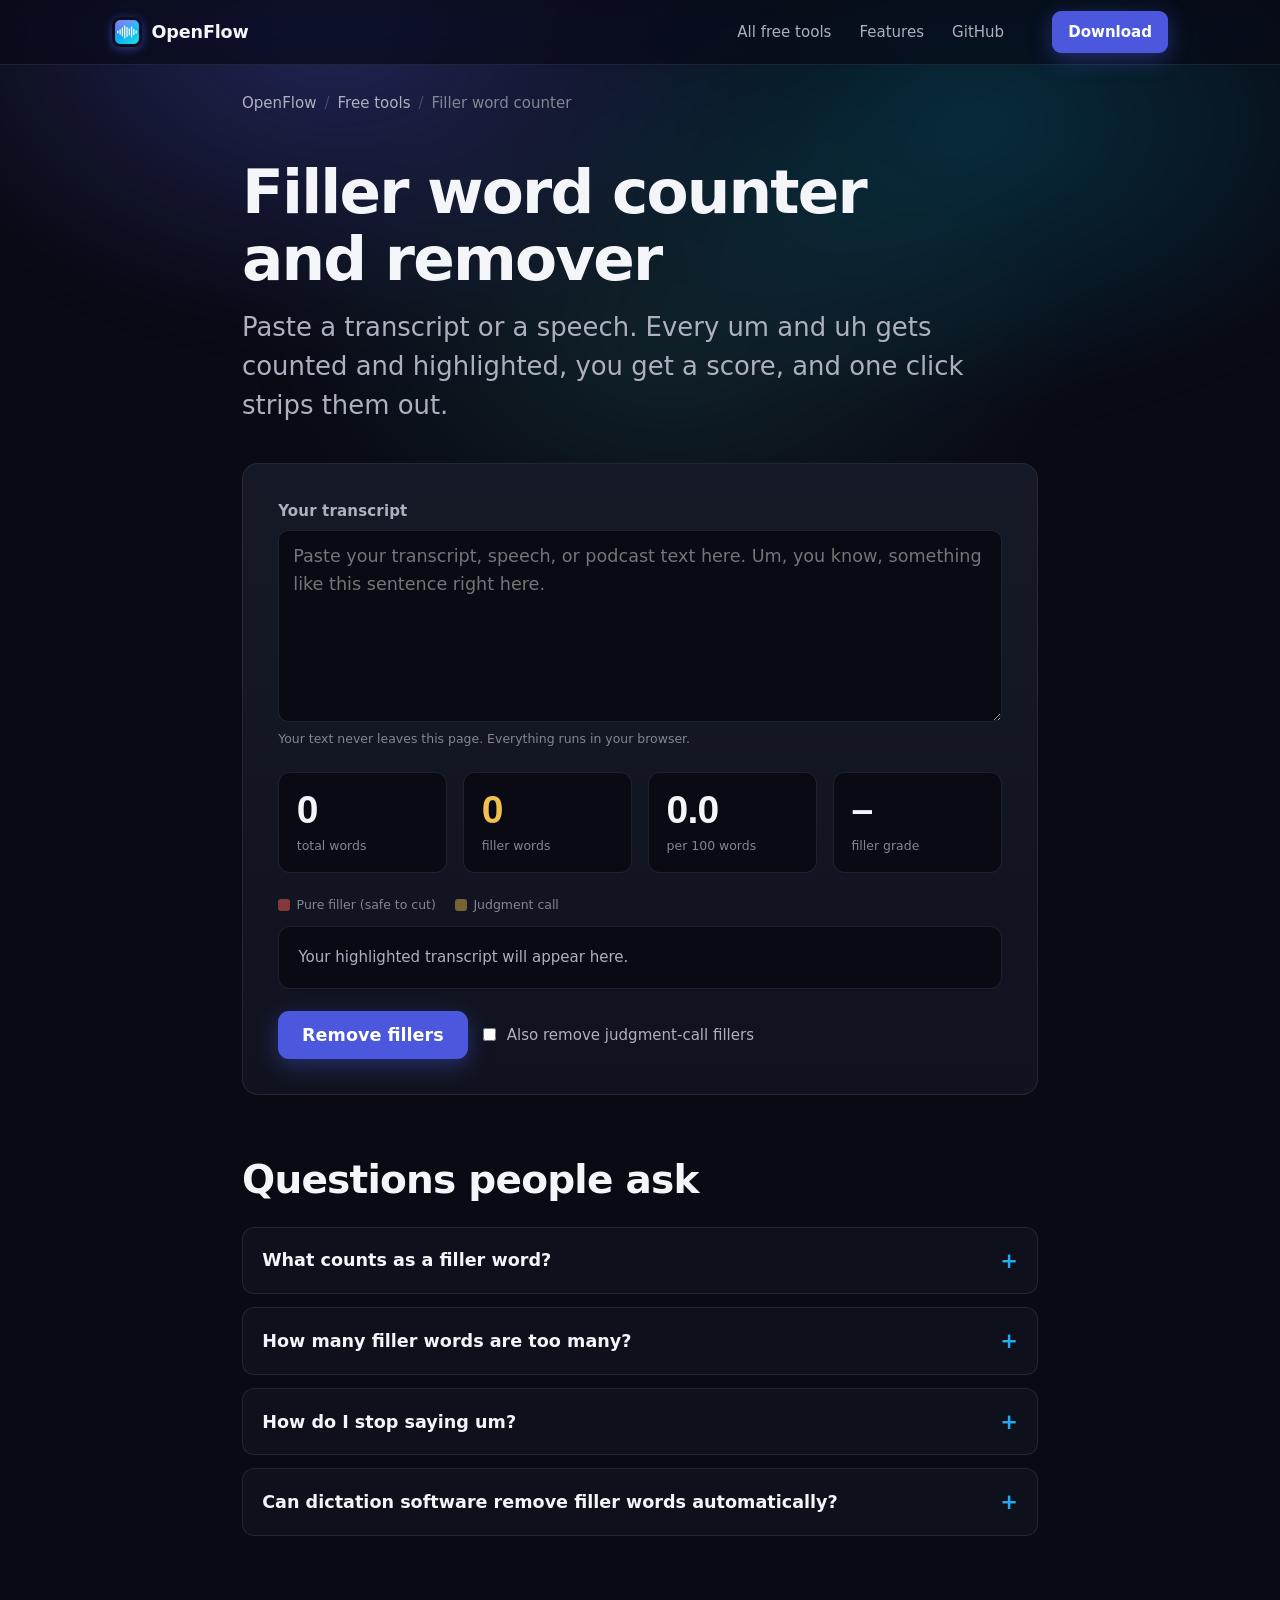
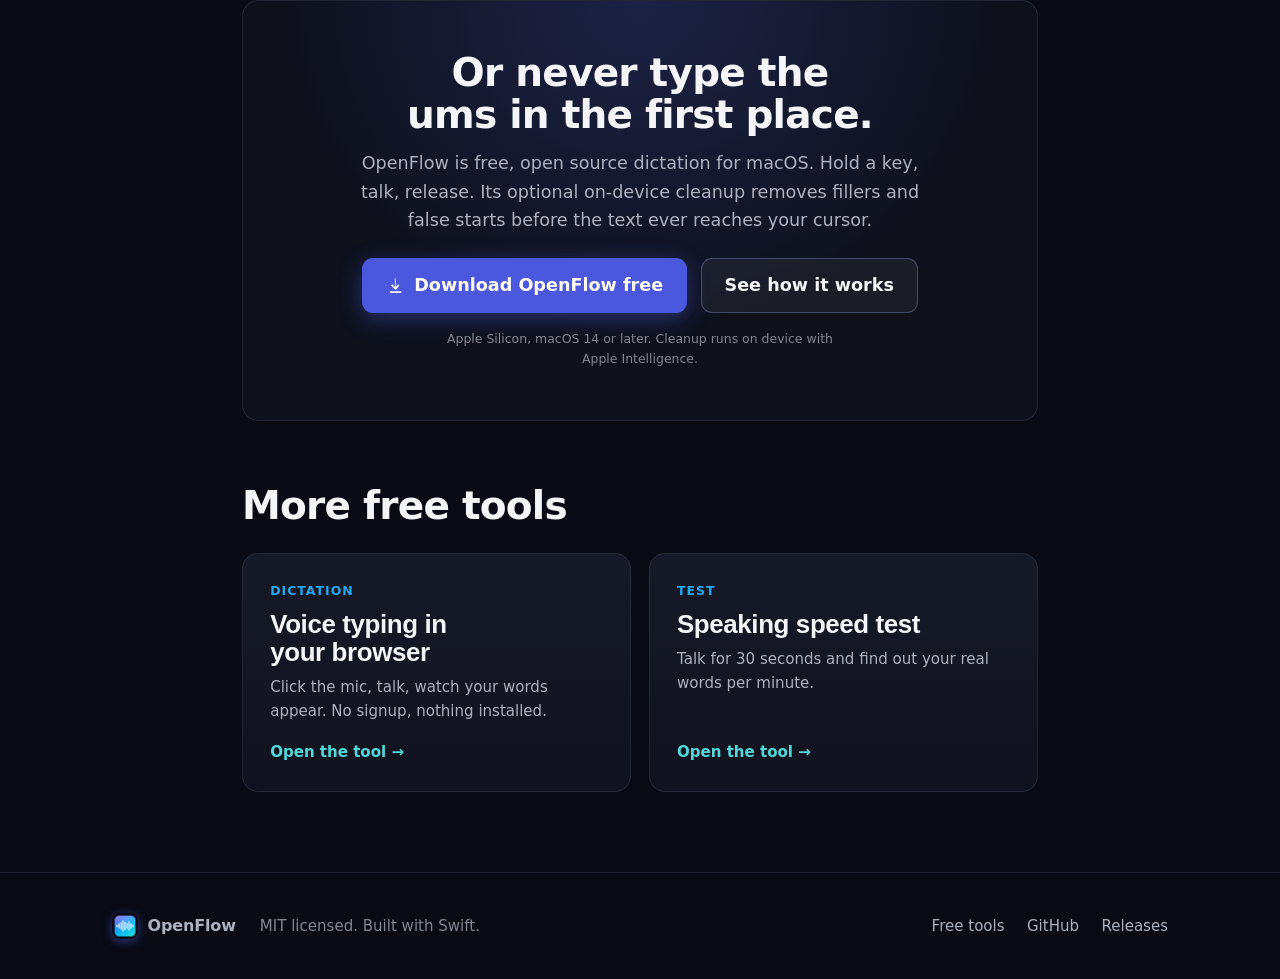
<file: docs/tools/filler-word-counter.html>
<!DOCTYPE html>
<html lang="en">
<head>
<meta charset="UTF-8">
<meta name="viewport" content="width=device-width, initial-scale=1.0">
<meta name="google-site-verification" content="r5WcXM0pyY4K82C2E__WblAHcsyXCcNfjlECxPGKRw8" />
<title>Filler Word Counter: Count and Remove Ums From Any Transcript</title>
<meta name="description" content="Paste a transcript and instantly count every um, uh, and like. See your fillers per 100 words, get a score, then strip them out in one click. Free and private.">
<link rel="canonical" href="https://robj1925.github.io/open-flow/tools/filler-word-counter.html">

<meta property="og:type" content="website">
<meta property="og:url" content="https://robj1925.github.io/open-flow/tools/filler-word-counter.html">
<meta property="og:title" content="Filler Word Counter and Remover">
<meta property="og:description" content="Count every um and uh in your transcript, get a score, and remove them in one click. Runs entirely in your browser.">
<meta property="og:image" content="https://robj1925.github.io/open-flow/images/og-card.png">
<meta name="twitter:card" content="summary_large_image">

<link rel="icon" type="image/png" sizes="32x32" href="../images/favicon-32.png">
<link rel="icon" type="image/png" sizes="16x16" href="../images/favicon-16.png">
<link rel="apple-touch-icon" sizes="180x180" href="../images/apple-touch-icon.png">

<link rel="preconnect" href="https://api.fontshare.com" crossorigin>
<link href="https://api.fontshare.com/v2/css?f[]=clash-display@600,500&f[]=general-sans@400,500,600,700&display=swap" rel="stylesheet">
<link rel="stylesheet" href="tools.css">

<script type="application/ld+json">
{
  "@context": "https://schema.org",
  "@graph": [
    {
      "@type": "WebApplication",
      "name": "Filler Word Counter and Remover",
      "url": "https://robj1925.github.io/open-flow/tools/filler-word-counter.html",
      "applicationCategory": "UtilityApplication",
      "operatingSystem": "Any (runs in the browser)",
      "description": "Free tool that counts filler words like um, uh, and like in any transcript, scores your filler rate, and removes them in one click. Everything runs locally in the browser.",
      "offers": { "@type": "Offer", "price": "0", "priceCurrency": "USD" },
      "author": { "@type": "Person", "name": "Robby J", "url": "https://automatewithrobby.fyi/" }
    },
    {
      "@type": "BreadcrumbList",
      "itemListElement": [
        { "@type": "ListItem", "position": 1, "name": "OpenFlow", "item": "https://robj1925.github.io/open-flow/" },
        { "@type": "ListItem", "position": 2, "name": "Free Tools", "item": "https://robj1925.github.io/open-flow/tools/" },
        { "@type": "ListItem", "position": 3, "name": "Filler Word Counter", "item": "https://robj1925.github.io/open-flow/tools/filler-word-counter.html" }
      ]
    },
    {
      "@type": "FAQPage",
      "mainEntity": [
        {
          "@type": "Question",
          "name": "What counts as a filler word?",
          "acceptedAnswer": { "@type": "Answer", "text": "There are two kinds. Pure fillers are sounds that carry no meaning at all, like um, uh, er, and hmm. Discourse fillers are real words used as padding, like like, you know, basically, and I mean. This tool counts them separately, because the pure sounds are always safe to cut while the discourse words sometimes belong in the sentence." }
        },
        {
          "@type": "Question",
          "name": "How many filler words are too many?",
          "acceptedAnswer": { "@type": "Answer", "text": "Ordinary conversation runs about 2 to 5 fillers per 100 words and nobody notices. Polished speakers land under 1 per 100. Above roughly 8 per 100 it starts to distract listeners. Context matters: a casual podcast tolerates far more than a keynote." }
        },
        {
          "@type": "Question",
          "name": "How do I stop saying um?",
          "acceptedAnswer": { "@type": "Answer", "text": "Replace the filler with a pause. Fillers appear when your mouth outruns your thinking, so silence does the same job without the noise. Record yourself, count your rate here weekly, and slow your pace slightly. Most people cut their filler rate in half within a few sessions once they can hear it." }
        },
        {
          "@type": "Question",
          "name": "Can dictation software remove filler words automatically?",
          "acceptedAnswer": { "@type": "Answer", "text": "Yes. OpenFlow has an optional on-device cleanup pass that strips fillers, stutters, and false starts as you dictate, so the text that lands at your cursor is already clean. It runs locally with Apple Intelligence, so nothing is uploaded." }
        }
      ]
    }
  ]
}
</script>
<style>
  .hl-box{
    background:var(--bg); border:1px solid var(--border); border-radius:12px;
    padding:1rem 1.2rem; max-height:20rem; overflow:auto; line-height:1.9;
    font-size:var(--step--1); color:var(--muted); white-space:pre-wrap; word-wrap:break-word;
  }
  .f-pure{ background:oklch(0.68 0.19 25 / .22); color:oklch(0.85 0.12 25); border-radius:4px; padding:.05em .3em; font-weight:600; }
  .f-soft{ background:oklch(0.83 0.14 85 / .18); color:oklch(0.88 0.12 85); border-radius:4px; padding:.05em .3em; font-weight:600; }
  .chips{ display:flex; flex-wrap:wrap; gap:.5rem; }
  .legend{ display:flex; gap:1.2rem; flex-wrap:wrap; font-size:var(--step--2); color:var(--faint); margin-bottom:.7rem; }
  .legend span{ display:inline-flex; align-items:center; gap:.4rem; }
  .swatch{ width:12px; height:12px; border-radius:3px; display:inline-block; }
</style>
</head>
<body>
<div class="glow" aria-hidden="true"></div>

<header class="nav">
  <div class="wrap nav-inner">
    <a class="brand" href="../index.html" aria-label="OpenFlow home">
      <img class="logo" src="../images/icon.png" alt="" width="30" height="30" onerror="this.style.display='none'">
      OpenFlow
    </a>
    <nav class="nav-links" aria-label="Primary">
      <a href="index.html">All free tools</a>
      <a href="../index.html#features">Features</a>
      <a href="https://github.com/Robj1925/open-flow">GitHub</a>
    </nav>
    <a class="btn btn-primary btn-sm nav-cta" href="https://github.com/Robj1925/open-flow/releases/latest/download/OpenFlow.zip">Download</a>
  </div>
</header>

<main>
  <div class="wrap-narrow">
    <nav class="crumbs" aria-label="Breadcrumb">
      <a href="../index.html">OpenFlow</a> <span class="sep">/</span>
      <a href="index.html">Free tools</a> <span class="sep">/</span>
      <span>Filler word counter</span>
    </nav>

    <section class="tool-hero">
      <h1>Filler word counter and remover</h1>
      <p class="sub">Paste a transcript or a speech. Every um and uh gets counted and highlighted, you get a score, and one click strips them out.</p>
    </section>

    <section class="panel" aria-label="Filler word counter">
      <div class="field">
        <label for="input">Your transcript</label>
        <textarea id="input" placeholder="Paste your transcript, speech, or podcast text here. Um, you know, something like this sentence right here." style="min-height:12rem"></textarea>
        <span class="hint">Your text never leaves this page. Everything runs in your browser.</span>
      </div>

      <div class="stat-row" style="margin-top:1.4rem">
        <div class="stat"><div class="n" id="sWords">0</div><div class="l">total words</div></div>
        <div class="stat warn"><div class="n" id="sFillers">0</div><div class="l">filler words</div></div>
        <div class="stat"><div class="n" id="sRate">0.0</div><div class="l">per 100 words</div></div>
        <div class="stat" id="gradeStat"><div class="n" id="sGrade">A</div><div class="l">filler grade</div></div>
      </div>

      <div id="breakdownWrap" style="margin-top:1.4rem; display:none">
        <p style="font-size:var(--step--1); color:var(--muted); font-weight:600; margin-bottom:.6rem">What you said most</p>
        <div class="chips" id="breakdown"></div>
      </div>

      <div style="margin-top:1.4rem">
        <div class="legend">
          <span><i class="swatch" style="background:oklch(0.68 0.19 25 / .5)"></i> Pure filler (safe to cut)</span>
          <span><i class="swatch" style="background:oklch(0.83 0.14 85 / .45)"></i> Judgment call</span>
        </div>
        <div class="hl-box" id="preview" aria-live="polite">Your highlighted transcript will appear here.</div>
      </div>

      <div style="display:flex; gap:.7rem; flex-wrap:wrap; align-items:center; margin-top:1.4rem">
        <button class="btn btn-primary" id="cleanBtn" type="button">Remove fillers</button>
        <label style="display:inline-flex; gap:.5rem; align-items:center; font-size:var(--step--1); color:var(--muted); cursor:pointer">
          <input type="checkbox" id="alsoSoft" style="width:auto; accent-color:var(--azure)">
          Also remove judgment-call fillers
        </label>
      </div>

      <div id="cleanWrap" style="margin-top:1.4rem; display:none">
        <div class="field">
          <label for="output">Cleaned transcript <span class="mono" id="removedNote" style="color:var(--teal); font-weight:400"></span></label>
          <textarea id="output" readonly style="min-height:10rem"></textarea>
        </div>
        <button class="btn btn-ghost btn-sm" id="copyBtn" type="button" style="margin-top:.7rem">Copy cleaned text</button>
      </div>
    </section>

    <section class="band" aria-label="FAQ">
      <div class="section-head"><h2>Questions people ask</h2></div>
      <div class="faq">
        <details>
          <summary>What counts as a filler word?</summary>
          <p>There are two kinds. Pure fillers are sounds that carry no meaning at all: um, uh, er, hmm. Discourse fillers are real words used as padding: like, you know, basically, I mean. This tool counts them separately, because the pure sounds are always safe to cut while the discourse words sometimes genuinely belong in the sentence.</p>
        </details>
        <details>
          <summary>How many filler words are too many?</summary>
          <p>Ordinary conversation runs about 2 to 5 per 100 words and nobody notices. Polished speakers land under 1 per 100. Above roughly 8 per 100 it starts to distract listeners. Context matters: a casual podcast tolerates far more than a keynote.</p>
        </details>
        <details>
          <summary>How do I stop saying um?</summary>
          <p>Replace the filler with a pause. Fillers appear when your mouth outruns your thinking, and silence does the same job without the noise. Record yourself, check your rate here weekly, and slow down slightly. Measuring your <a href="speaking-speed-test.html">speaking speed</a> helps too, since fillers cluster when you rush.</p>
        </details>
        <details>
          <summary>Can dictation software remove filler words automatically?</summary>
          <p>Yes. <a href="../index.html">OpenFlow</a> has an optional on-device cleanup pass that strips fillers, stutters, and false starts as you dictate, so the text that lands at your cursor is already clean. It runs locally with Apple Intelligence, so nothing is uploaded.</p>
        </details>
      </div>
    </section>

    <section class="of-cta" aria-label="Download OpenFlow">
      <h2>Or never type the ums in the first place.</h2>
      <p>OpenFlow is free, open source dictation for macOS. Hold a key, talk, release. Its optional on-device cleanup removes fillers and false starts before the text ever reaches your cursor.</p>
      <div class="btns">
        <a class="btn btn-primary" href="https://github.com/Robj1925/open-flow/releases/latest/download/OpenFlow.zip">
          <svg viewBox="0 0 24 24" fill="currentColor" aria-hidden="true"><path d="M12 3v10.6l3.3-3.3 1.4 1.4L12 17.4 6.3 11.7l1.4-1.4L11 13.6V3h1zM5 19h14v2H5z"/></svg>
          Download OpenFlow free
        </a>
        <a class="btn btn-ghost" href="../index.html">See how it works</a>
      </div>
      <p class="fine">Apple Silicon, macOS 14 or later. Cleanup runs on device with Apple Intelligence.</p>
    </section>

    <section class="band" aria-label="More tools" style="padding-bottom:0">
      <div class="section-head"><h2>More free tools</h2></div>
      <div class="tools-grid">
        <a class="tool-card" href="voice-typing.html"><span class="kicker">Dictation</span><h3>Voice typing in your browser</h3><p>Click the mic, talk, watch your words appear. No signup, nothing installed.</p><span class="go">Open the tool &rarr;</span></a>
        <a class="tool-card" href="speaking-speed-test.html"><span class="kicker">Test</span><h3>Speaking speed test</h3><p>Talk for 30 seconds and find out your real words per minute.</p><span class="go">Open the tool &rarr;</span></a>
      </div>
    </section>
  </div>
</main>

<footer>
  <div class="wrap foot-inner">
    <a class="brand" href="../index.html">
      <img class="logo" src="../images/icon.png" alt="" width="26" height="26" style="width:26px;height:26px" onerror="this.style.display='none'">
      OpenFlow
    </a>
    <span>MIT licensed. Built with Swift.</span>
    <div class="foot-links">
      <a href="index.html">Free tools</a>
      <a href="https://github.com/Robj1925/open-flow">GitHub</a>
      <a href="https://github.com/Robj1925/open-flow/releases">Releases</a>
    </div>
  </div>
</footer>

<script>
(function(){
  // Pure fillers are meaningless sounds: always safe to strip.
  const PURE = ['um','umm','uhm','uh','uhh','er','err','erm','ah','ahh','hmm','hm','mhm','mm-hmm','mmhmm'];
  // Judgment calls are real words used as padding: counted always, removed only on request.
  const SOFT = ['like','you know','sort of','kind of','i mean','basically','literally','actually','okay so','so yeah'];

  const input = document.getElementById('input');
  const preview = document.getElementById('preview');
  const sWords = document.getElementById('sWords');
  const sFillers = document.getElementById('sFillers');
  const sRate = document.getElementById('sRate');
  const sGrade = document.getElementById('sGrade');
  const gradeStat = document.getElementById('gradeStat');
  const breakdown = document.getElementById('breakdown');
  const breakdownWrap = document.getElementById('breakdownWrap');
  const cleanBtn = document.getElementById('cleanBtn');
  const alsoSoft = document.getElementById('alsoSoft');
  const cleanWrap = document.getElementById('cleanWrap');
  const output = document.getElementById('output');
  const removedNote = document.getElementById('removedNote');
  const copyBtn = document.getElementById('copyBtn');

  const escapeRe = s => s.replace(/[.*+?^${}()|[\]\\]/g, '\\$&');
  const escapeHtml = s => s.replace(/[&<>"]/g, c => ({'&':'&amp;','<':'&lt;','>':'&gt;','"':'&quot;'}[c]));
  // \b does not work before an apostrophe-free multiword phrase, so build manually.
  const phraseRe = p => new RegExp('(?<![\\w\'])' + escapeRe(p).replace(/\s+/g, '\\s+') + '(?![\\w\'])', 'gi');

  function countWords(text){
    const m = text.trim().match(/[\w'’-]+/g);
    return m ? m.length : 0;
  }

  function tally(text){
    const counts = {};
    let pure = 0, soft = 0;
    for (const p of PURE){
      const n = (text.match(phraseRe(p)) || []).length;
      if (n){ counts[p] = n; pure += n; }
    }
    for (const p of SOFT){
      const n = (text.match(phraseRe(p)) || []).length;
      if (n){ counts[p] = n; soft += n; }
    }
    return {counts, pure, soft, total: pure + soft};
  }

  // One combined pass so a replacement can never be re-matched by a later phrase.
  // Longest phrase first, otherwise "like" would win inside "sort of like".
  const ALL = PURE.concat(SOFT).slice().sort((a,b) => b.length - a.length);
  const PURE_SET = new Set(PURE);
  const allRe = new RegExp(
    '(?<![\\w\'])(' + ALL.map(p => escapeRe(p).replace(/\s+/g, '\\s+')).join('|') + ')(?![\\w\'])',
    'gi'
  );

  function highlight(text){
    return escapeHtml(text).replace(allRe, m => {
      const key = m.toLowerCase().replace(/\s+/g, ' ');
      return '<span class="' + (PURE_SET.has(key) ? 'f-pure' : 'f-soft') + '">' + m + '</span>';
    });
  }

  function gradeFor(rate){
    if (rate < 1)   return ['A', 'good'];
    if (rate < 2.5) return ['B', 'good'];
    if (rate < 5)   return ['C', 'accent'];
    if (rate < 8)   return ['D', 'warn'];
    return ['F', 'bad'];
  }

  function render(){
    const text = input.value;
    const words = countWords(text);
    const {counts, total} = tally(text);
    const rate = words ? (total / words) * 100 : 0;

    sWords.textContent = words.toLocaleString('en-US');
    sFillers.textContent = total.toLocaleString('en-US');
    sRate.textContent = rate.toFixed(1);

    const [letter, tone] = gradeFor(rate);
    sGrade.textContent = words ? letter : '–';
    gradeStat.className = 'stat ' + (words ? tone : '');

    const entries = Object.entries(counts).sort((a,b) => b[1] - a[1]);
    breakdownWrap.style.display = entries.length ? '' : 'none';
    breakdown.innerHTML = entries.map(([w,n]) =>
      '<span class="chip"><b>' + escapeHtml(w) + '</b> ' + n + '</span>').join('');

    preview.innerHTML = text.trim()
      ? highlight(text)
      : 'Your highlighted transcript will appear here.';
  }

  function clean(){
    let text = input.value;
    let removed = 0;
    const list = alsoSoft.checked ? PURE.concat(SOFT) : PURE;
    for (const p of list){
      text = text.replace(phraseRe(p), () => { removed++; return ' '; });
    }
    text = text
      .replace(/\s* \s*/g, ' ')          // collapse the holes left behind
      .replace(/\s+([,.;:!?])/g, '$1')        // no space before punctuation
      .replace(/([,;:])\s*(?=[,;:])/g, '')    // kill doubled commas
      .replace(/([.!?])\s*,/g, '$1')          // stranded comma after a stop
      .replace(/(^|[.!?]\s+)\s*,\s*/g, '$1')  // stranded comma at sentence start
      .replace(/[ \t]{2,}/g, ' ')
      .replace(/\n{3,}/g, '\n\n')
      .trim();
    // Recapitalize sentence starts we may have exposed.
    text = text.replace(/(^|[.!?]\s+)([a-z])/g, (m, pre, ch) => pre + ch.toUpperCase());

    output.value = text;
    cleanWrap.style.display = '';
    removedNote.textContent = 'removed ' + removed + (removed === 1 ? ' filler' : ' fillers');
    copyBtn.textContent = 'Copy cleaned text';
  }

  input.addEventListener('input', render);
  cleanBtn.addEventListener('click', clean);
  alsoSoft.addEventListener('change', () => { if (cleanWrap.style.display !== 'none') clean(); });
  copyBtn.addEventListener('click', async () => {
    try { await navigator.clipboard.writeText(output.value); }
    catch(e){ output.select(); document.execCommand('copy'); }
    copyBtn.textContent = 'Copied';
    setTimeout(() => { copyBtn.textContent = 'Copy cleaned text'; }, 1600);
  });

  render();
})();
</script>
</body>
</html>
</file>
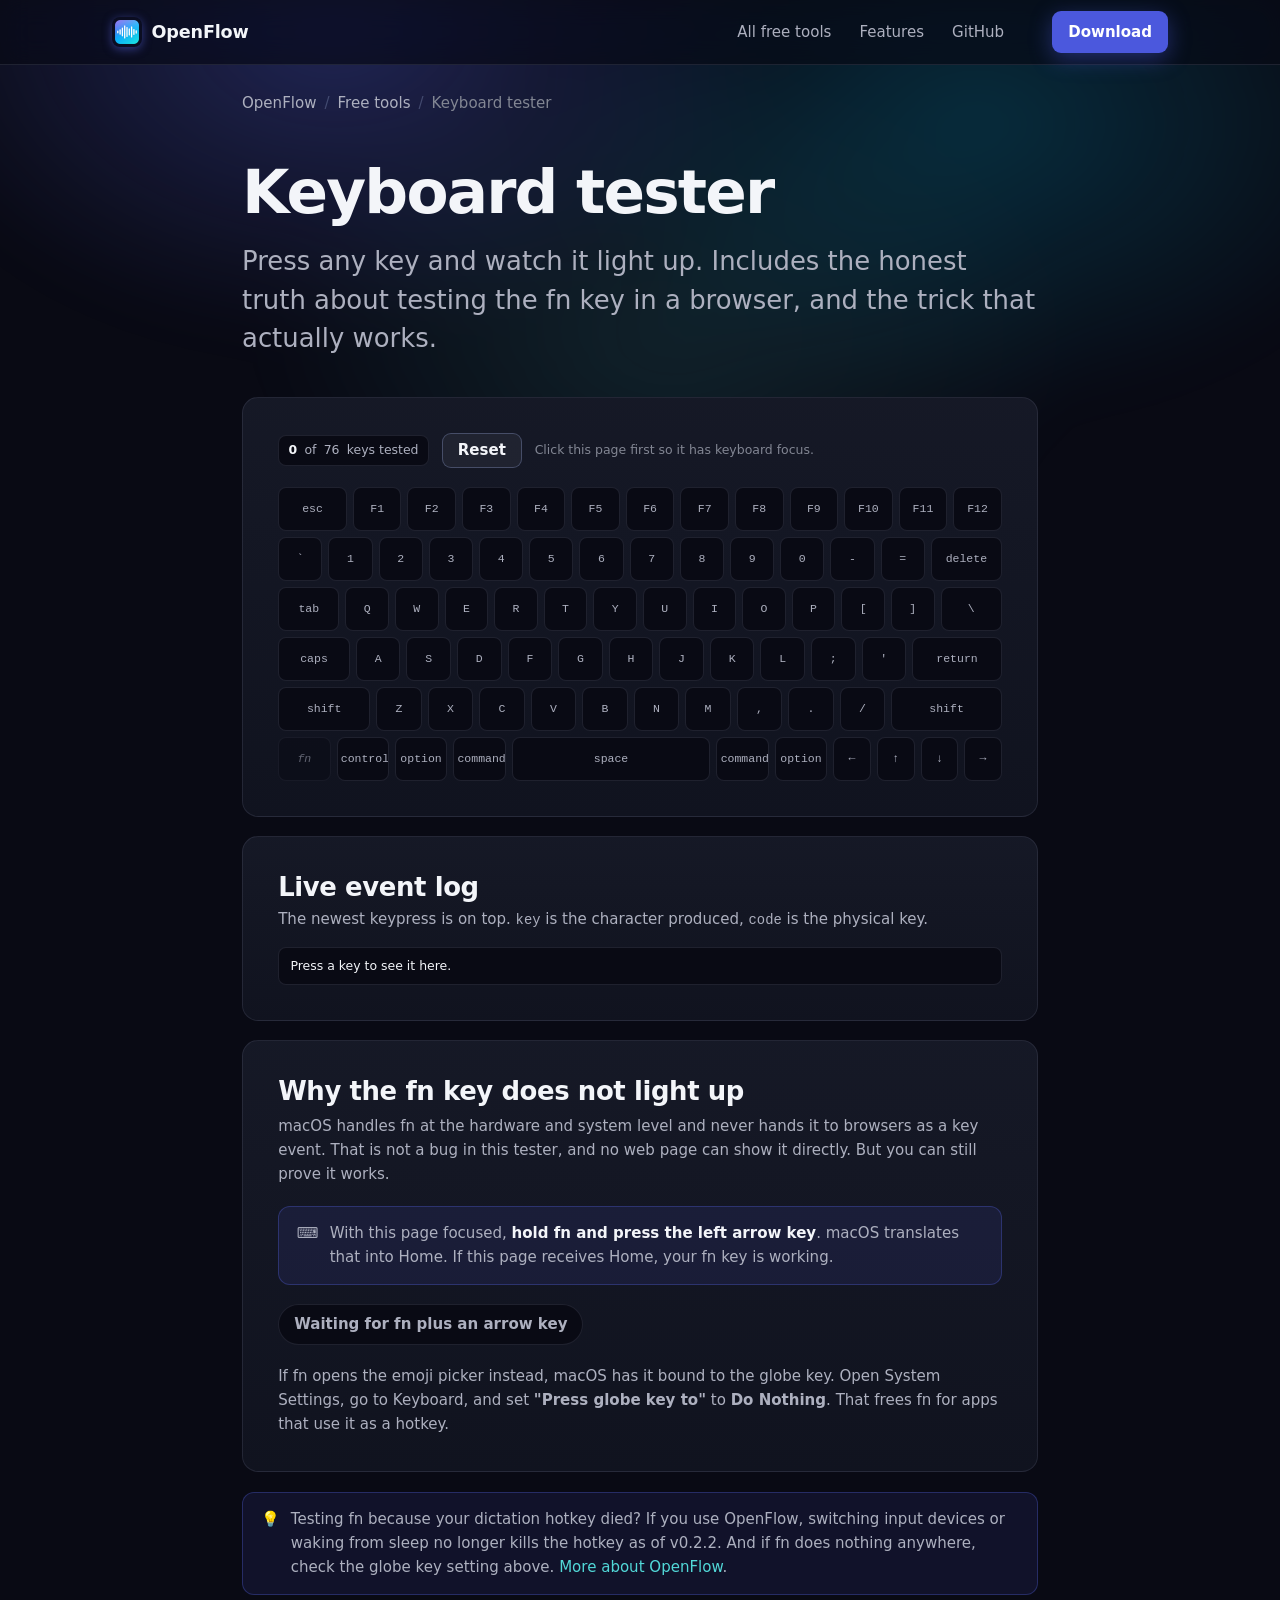
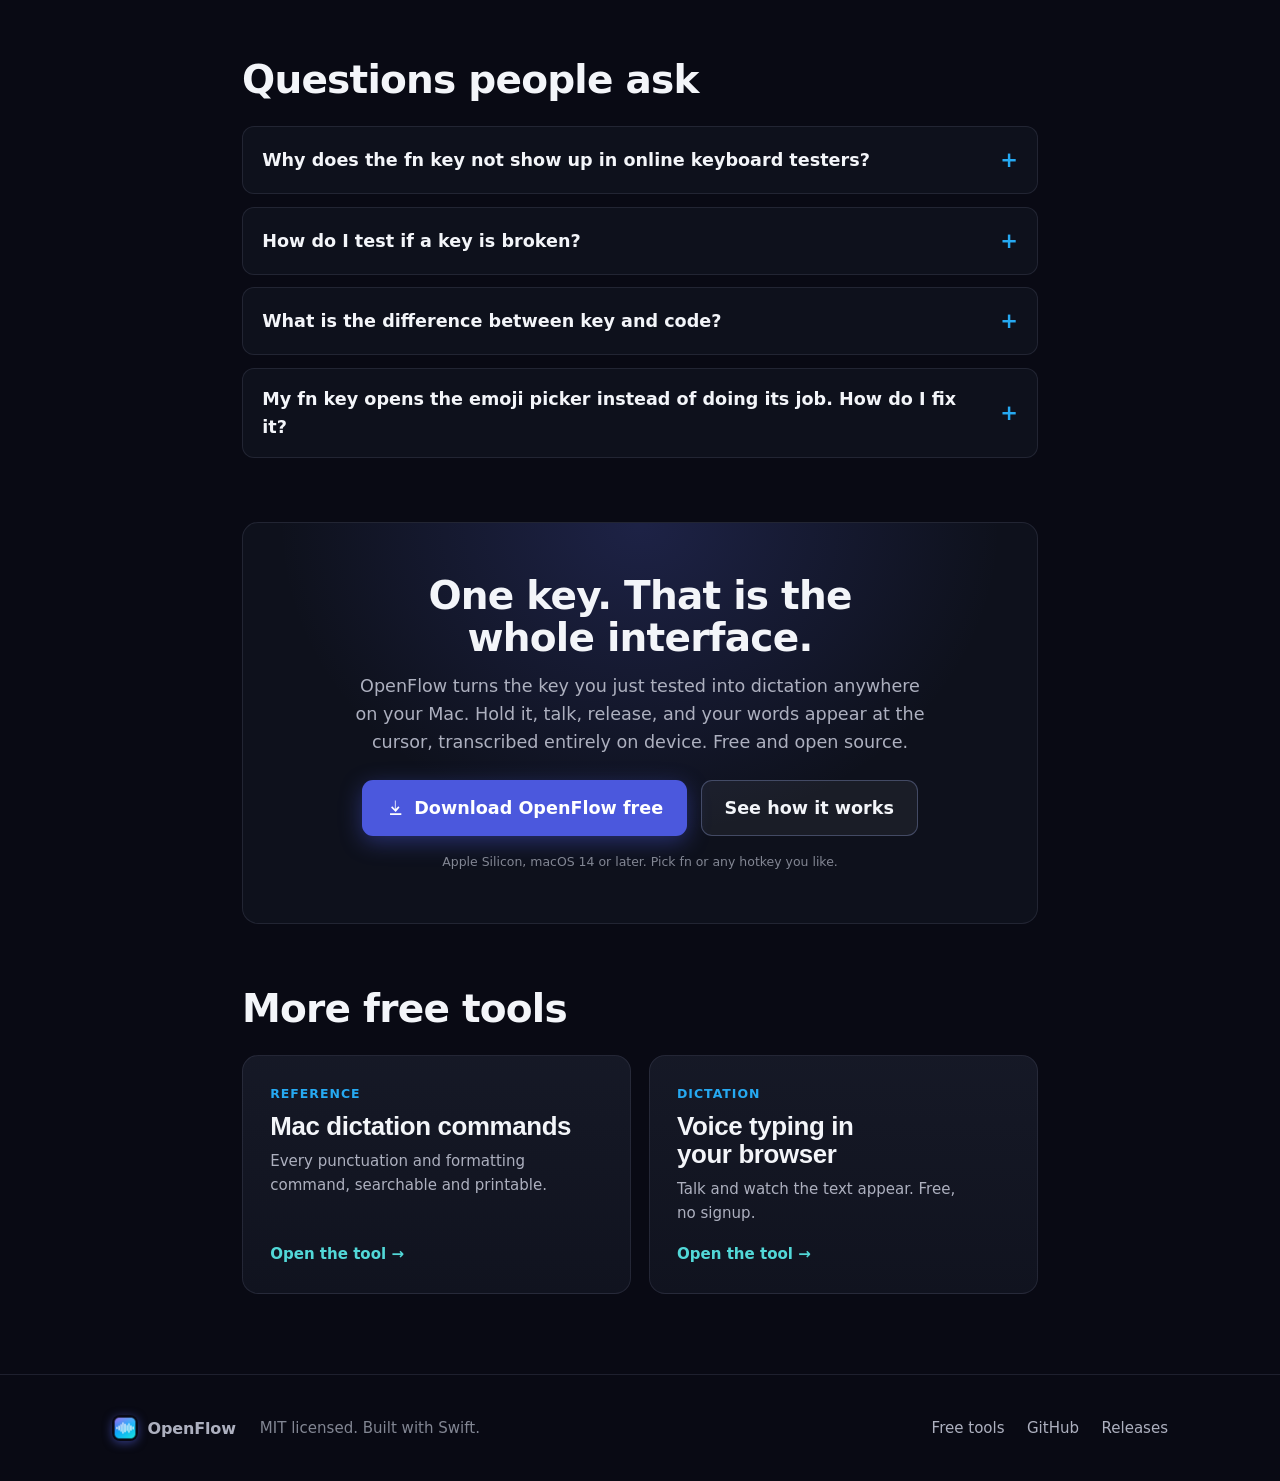
<file: docs/tools/keyboard-tester.html>
<!DOCTYPE html>
<html lang="en">
<head>
<meta charset="UTF-8">
<meta name="viewport" content="width=device-width, initial-scale=1.0">
<meta name="google-site-verification" content="r5WcXM0pyY4K82C2E__WblAHcsyXCcNfjlECxPGKRw8" />
<title>Keyboard Tester: Check Every Key Online (Including the Fn Key)</title>
<meta name="description" content="Press any key and watch it light up. Test every key on your Mac keyboard, see key and code values live, and find out how to actually test the fn key in a browser.">
<link rel="canonical" href="https://robj1925.github.io/open-flow/tools/keyboard-tester.html">

<meta property="og:type" content="website">
<meta property="og:url" content="https://robj1925.github.io/open-flow/tools/keyboard-tester.html">
<meta property="og:title" content="Keyboard Tester (Including the Fn Key)">
<meta property="og:description" content="Press any key and watch it light up. Plus the one trick that actually tests whether your fn key works.">
<meta property="og:image" content="https://robj1925.github.io/open-flow/images/og-card.png">
<meta name="twitter:card" content="summary_large_image">

<link rel="icon" type="image/png" sizes="32x32" href="../images/favicon-32.png">
<link rel="icon" type="image/png" sizes="16x16" href="../images/favicon-16.png">
<link rel="apple-touch-icon" sizes="180x180" href="../images/apple-touch-icon.png">

<link rel="preconnect" href="https://api.fontshare.com" crossorigin>
<link href="https://api.fontshare.com/v2/css?f[]=clash-display@600,500&f[]=general-sans@400,500,600,700&display=swap" rel="stylesheet">
<link rel="stylesheet" href="tools.css">

<script type="application/ld+json">
{
  "@context": "https://schema.org",
  "@graph": [
    {
      "@type": "WebApplication",
      "name": "Keyboard Tester",
      "url": "https://robj1925.github.io/open-flow/tools/keyboard-tester.html",
      "applicationCategory": "UtilityApplication",
      "operatingSystem": "Any (runs in the browser)",
      "description": "Free online keyboard tester. Press any key to see it light up, watch live key and code values, and use the fn plus arrow trick to verify the fn key macOS never exposes to browsers.",
      "offers": { "@type": "Offer", "price": "0", "priceCurrency": "USD" },
      "author": { "@type": "Person", "name": "Robby J", "url": "https://automatewithrobby.fyi/" }
    },
    {
      "@type": "BreadcrumbList",
      "itemListElement": [
        { "@type": "ListItem", "position": 1, "name": "OpenFlow", "item": "https://robj1925.github.io/open-flow/" },
        { "@type": "ListItem", "position": 2, "name": "Free Tools", "item": "https://robj1925.github.io/open-flow/tools/" },
        { "@type": "ListItem", "position": 3, "name": "Keyboard Tester", "item": "https://robj1925.github.io/open-flow/tools/keyboard-tester.html" }
      ]
    },
    {
      "@type": "FAQPage",
      "mainEntity": [
        {
          "@type": "Question",
          "name": "Why does the fn key not show up in online keyboard testers?",
          "acceptedAnswer": { "@type": "Answer", "text": "macOS handles the fn key at the hardware and system level and never delivers it to browsers as a key event, so no web page can see it directly. You can still prove it works: hold fn and press the left arrow. If the page receives Home instead of ArrowLeft, your fn key is doing its job." }
        },
        {
          "@type": "Question",
          "name": "How do I test if a key is broken?",
          "acceptedAnswer": { "@type": "Answer", "text": "Press it on the layout above. If the key never lights up and nothing appears in the event log, the browser is not receiving it at all, which usually means a hardware fault or a stuck key. Test the same key in another app to rule out a single misbehaving program before assuming hardware." }
        },
        {
          "@type": "Question",
          "name": "What is the difference between key and code?",
          "acceptedAnswer": { "@type": "Answer", "text": "The key value is the character produced, which changes with your layout and with modifiers (shift plus 1 gives an exclamation point). The code value is the physical key position and never changes, so KeyA is the same physical key on QWERTY and AZERTY. Use code when you care about the physical key and key when you care about the character." }
        },
        {
          "@type": "Question",
          "name": "My fn key opens the emoji picker instead of doing its job. How do I fix it?",
          "acceptedAnswer": { "@type": "Answer", "text": "Open System Settings, go to Keyboard, and change 'Press globe key to' from Show Emoji to Do Nothing. macOS assigns the emoji picker to fn (the globe key) by default, which intercepts it before other apps can use it as a shortcut." }
        }
      ]
    }
  ]
}
</script>
<style>
  .kb{ display:flex; flex-direction:column; gap:6px; user-select:none; }
  .kb-row{ display:flex; gap:6px; }
  .key{
    flex:1 1 0; min-width:0; height:44px;
    display:grid; place-items:center; text-align:center;
    background:var(--bg); border:1px solid var(--border); border-radius:8px;
    font-family:ui-monospace,"SF Mono",Menlo,monospace; font-size:.72rem; color:var(--muted);
    padding:0 .2rem; overflow:hidden; white-space:nowrap;
    transition:background .1s, color .1s, border-color .1s, transform .08s;
  }
  .key.w15{ flex-grow:1.5 } .key.w175{ flex-grow:1.75 } .key.w2{ flex-grow:2 }
  .key.w225{ flex-grow:2.25 } .key.w275{ flex-grow:2.75 } .key.w6{ flex-grow:6.5 }
  .key.seen{ background:oklch(0.58 0.2 274 / .18); border-color:oklch(0.58 0.2 274 / .45); color:var(--ink); }
  .key.down{ background:var(--cta); border-color:var(--teal); color:#fff; transform:translateY(2px) scale(.97); }
  .key.dead{ opacity:.5; font-style:italic; }
  @media (max-width:720px){ .key{ height:36px; font-size:.6rem; } .kb{ overflow-x:auto; } }

  .log{ display:grid; gap:.4rem; font-size:var(--step--2); }
  .log-row{ display:flex; gap:.5rem; flex-wrap:wrap; align-items:center; background:var(--bg); border:1px solid var(--border); border-radius:8px; padding:.5rem .7rem; }
  .log-row .mono{ color:var(--ink); font-weight:600; }
  .log-row .dim{ color:var(--faint); }
  .badge{ display:inline-flex; align-items:center; gap:.5rem; font-size:var(--step--1); font-weight:600; padding:.5em 1em; border-radius:999px; border:1px solid var(--border); background:var(--bg); color:var(--muted); }
  .badge.ok{ background:oklch(0.55 0.13 160 / .16); border-color:oklch(0.55 0.13 160 / .4); color:oklch(0.86 0.14 160); }
</style>
</head>
<body>
<div class="glow" aria-hidden="true"></div>

<header class="nav">
  <div class="wrap nav-inner">
    <a class="brand" href="../index.html" aria-label="OpenFlow home">
      <img class="logo" src="../images/icon.png" alt="" width="30" height="30" onerror="this.style.display='none'">
      OpenFlow
    </a>
    <nav class="nav-links" aria-label="Primary">
      <a href="index.html">All free tools</a>
      <a href="../index.html#features">Features</a>
      <a href="https://github.com/Robj1925/open-flow">GitHub</a>
    </nav>
    <a class="btn btn-primary btn-sm nav-cta" href="https://github.com/Robj1925/open-flow/releases/latest/download/OpenFlow.zip">Download</a>
  </div>
</header>

<main>
  <div class="wrap-narrow">
    <nav class="crumbs" aria-label="Breadcrumb">
      <a href="../index.html">OpenFlow</a> <span class="sep">/</span>
      <a href="index.html">Free tools</a> <span class="sep">/</span>
      <span>Keyboard tester</span>
    </nav>

    <section class="tool-hero">
      <h1>Keyboard tester</h1>
      <p class="sub">Press any key and watch it light up. Includes the honest truth about testing the fn key in a browser, and the trick that actually works.</p>
    </section>

    <section class="panel" aria-label="Keyboard layout">
      <div style="display:flex; gap:.8rem; align-items:center; flex-wrap:wrap; margin-bottom:1.2rem">
        <span class="chip"><b id="testedCount">0</b> of <span id="totalCount">0</span> keys tested</span>
        <button class="btn btn-ghost btn-sm" id="reset" type="button">Reset</button>
        <span style="font-size:var(--step--2); color:var(--faint)">Click this page first so it has keyboard focus.</span>
      </div>
      <div class="kb" id="kb"></div>
    </section>

    <section class="panel" aria-label="Event log">
      <h2>Live event log</h2>
      <p style="color:var(--muted); font-size:var(--step--1); margin:.4rem 0 1rem">The newest keypress is on top. <span class="mono">key</span> is the character produced, <span class="mono">code</span> is the physical key.</p>
      <div class="log" id="log" aria-live="polite"><div class="log-row dim">Press a key to see it here.</div></div>
    </section>

    <section class="panel" aria-label="Fn key check">
      <h2>Why the fn key does not light up</h2>
      <p style="color:var(--muted); font-size:var(--step--1); margin-top:.6rem">
        macOS handles fn at the hardware and system level and never hands it to browsers as a key event. That is not a bug in this tester, and no web page can show it directly. But you can still prove it works.
      </p>
      <div class="notice" style="margin-top:1.2rem">
        <span aria-hidden="true">&#9000;</span>
        <span>With this page focused, <b>hold fn and press the left arrow key</b>. macOS translates that into Home. If this page receives Home, your fn key is working.</span>
      </div>
      <div style="margin-top:1.2rem; display:flex; gap:.8rem; align-items:center; flex-wrap:wrap">
        <span class="badge" id="fnBadge">Waiting for fn plus an arrow key</span>
      </div>
      <p style="color:var(--muted); font-size:var(--step--1); margin-top:1.2rem">
        If fn opens the emoji picker instead, macOS has it bound to the globe key. Open System Settings, go to Keyboard, and set <b>"Press globe key to"</b> to <b>Do Nothing</b>. That frees fn for apps that use it as a hotkey.
      </p>
    </section>

    <p class="notice" style="margin-top:1.2rem">
      <span aria-hidden="true">&#128161;</span>
      <span>Testing fn because your dictation hotkey died? If you use OpenFlow, switching input devices or waking from sleep no longer kills the hotkey as of v0.2.2. And if fn does nothing anywhere, check the globe key setting above. <a href="../index.html" style="color:var(--teal)">More about OpenFlow</a>.</span>
    </p>

    <section class="band" aria-label="FAQ">
      <div class="section-head"><h2>Questions people ask</h2></div>
      <div class="faq">
        <details>
          <summary>Why does the fn key not show up in online keyboard testers?</summary>
          <p>macOS handles fn at the hardware and system level and never delivers it to browsers as a key event, so no web page can see it directly. You can still prove it works: hold fn and press the left arrow. If the page receives Home instead of ArrowLeft, your fn key is doing its job.</p>
        </details>
        <details>
          <summary>How do I test if a key is broken?</summary>
          <p>Press it on the layout above. If it never lights up and nothing appears in the event log, the browser is not receiving it at all, which usually means a hardware fault or a stuck key. Test the same key in another app first to rule out one misbehaving program.</p>
        </details>
        <details>
          <summary>What is the difference between key and code?</summary>
          <p>The key value is the character produced, which changes with your layout and with modifiers (shift plus 1 gives an exclamation point). The code value is the physical key position and never changes, so KeyA is the same physical key on QWERTY and AZERTY. Use code when you care about the physical key, key when you care about the character.</p>
        </details>
        <details>
          <summary>My fn key opens the emoji picker instead of doing its job. How do I fix it?</summary>
          <p>Open System Settings, go to Keyboard, and change "Press globe key to" from Show Emoji to Do Nothing. macOS assigns the emoji picker to fn (the globe key) by default, which intercepts it before other apps can use it as a shortcut.</p>
        </details>
      </div>
    </section>

    <section class="of-cta" aria-label="Download OpenFlow">
      <h2>One key. That is the whole interface.</h2>
      <p>OpenFlow turns the key you just tested into dictation anywhere on your Mac. Hold it, talk, release, and your words appear at the cursor, transcribed entirely on device. Free and open source.</p>
      <div class="btns">
        <a class="btn btn-primary" href="https://github.com/Robj1925/open-flow/releases/latest/download/OpenFlow.zip">
          <svg viewBox="0 0 24 24" fill="currentColor" aria-hidden="true"><path d="M12 3v10.6l3.3-3.3 1.4 1.4L12 17.4 6.3 11.7l1.4-1.4L11 13.6V3h1zM5 19h14v2H5z"/></svg>
          Download OpenFlow free
        </a>
        <a class="btn btn-ghost" href="../index.html">See how it works</a>
      </div>
      <p class="fine">Apple Silicon, macOS 14 or later. Pick fn or any hotkey you like.</p>
    </section>

    <section class="band" aria-label="More tools" style="padding-bottom:0">
      <div class="section-head"><h2>More free tools</h2></div>
      <div class="tools-grid">
        <a class="tool-card" href="mac-dictation-commands.html"><span class="kicker">Reference</span><h3>Mac dictation commands</h3><p>Every punctuation and formatting command, searchable and printable.</p><span class="go">Open the tool &rarr;</span></a>
        <a class="tool-card" href="voice-typing.html"><span class="kicker">Dictation</span><h3>Voice typing in your browser</h3><p>Talk and watch the text appear. Free, no signup.</p><span class="go">Open the tool &rarr;</span></a>
      </div>
    </section>
  </div>
</main>

<footer>
  <div class="wrap foot-inner">
    <a class="brand" href="../index.html">
      <img class="logo" src="../images/icon.png" alt="" width="26" height="26" style="width:26px;height:26px" onerror="this.style.display='none'">
      OpenFlow
    </a>
    <span>MIT licensed. Built with Swift.</span>
    <div class="foot-links">
      <a href="index.html">Free tools</a>
      <a href="https://github.com/Robj1925/open-flow">GitHub</a>
      <a href="https://github.com/Robj1925/open-flow/releases">Releases</a>
    </div>
  </div>
</footer>

<script>
(function(){
  // [label, code, extra class]. code === null means macOS never sends it to the browser.
  const ROWS = [
    [['esc','Escape','w15'],['F1','F1'],['F2','F2'],['F3','F3'],['F4','F4'],['F5','F5'],['F6','F6'],
     ['F7','F7'],['F8','F8'],['F9','F9'],['F10','F10'],['F11','F11'],['F12','F12']],
    [['`','Backquote'],['1','Digit1'],['2','Digit2'],['3','Digit3'],['4','Digit4'],['5','Digit5'],
     ['6','Digit6'],['7','Digit7'],['8','Digit8'],['9','Digit9'],['0','Digit0'],
     ['-','Minus'],['=','Equal'],['delete','Backspace','w175']],
    [['tab','Tab','w15'],['Q','KeyQ'],['W','KeyW'],['E','KeyE'],['R','KeyR'],['T','KeyT'],['Y','KeyY'],
     ['U','KeyU'],['I','KeyI'],['O','KeyO'],['P','KeyP'],['[','BracketLeft'],[']','BracketRight'],
     ['\\','Backslash','w15']],
    [['caps','CapsLock','w175'],['A','KeyA'],['S','KeyS'],['D','KeyD'],['F','KeyF'],['G','KeyG'],
     ['H','KeyH'],['J','KeyJ'],['K','KeyK'],['L','KeyL'],[';','Semicolon'],["'",'Quote'],
     ['return','Enter','w225']],
    [['shift','ShiftLeft','w225'],['Z','KeyZ'],['X','KeyX'],['C','KeyC'],['V','KeyV'],['B','KeyB'],
     ['N','KeyN'],['M','KeyM'],[',','Comma'],['.','Period'],['/','Slash'],['shift','ShiftRight','w275']],
    [['fn','__FN__','w15 dead'],['control','ControlLeft','w15'],['option','AltLeft','w15'],
     ['command','MetaLeft','w15'],['space','Space','w6'],['command','MetaRight','w15'],
     ['option','AltRight','w15'],['&larr;','ArrowLeft'],['&uarr;','ArrowUp'],['&darr;','ArrowDown'],
     ['&rarr;','ArrowRight']]
  ];

  const kb = document.getElementById('kb');
  const log = document.getElementById('log');
  const testedCount = document.getElementById('testedCount');
  const totalCount = document.getElementById('totalCount');
  const fnBadge = document.getElementById('fnBadge');
  const byCode = new Map();
  const tested = new Set();
  let total = 0;

  for (const row of ROWS){
    const rowEl = document.createElement('div');
    rowEl.className = 'kb-row';
    for (const [label, code, extra] of row){
      const el = document.createElement('div');
      el.className = 'key' + (extra ? ' ' + extra : '');
      el.innerHTML = label;
      el.dataset.code = code;
      rowEl.appendChild(el);
      if (code !== '__FN__'){
        byCode.set(code, el);
        total++;
      }
    }
    kb.appendChild(rowEl);
  }
  totalCount.textContent = total;

  const escapeHtml = s => String(s).replace(/[&<>"]/g, c => ({'&':'&amp;','<':'&lt;','>':'&gt;','"':'&quot;'}[c]));

  function addLog(e){
    const mods = [];
    if (e.shiftKey) mods.push('shift');
    if (e.ctrlKey) mods.push('control');
    if (e.altKey) mods.push('option');
    if (e.metaKey) mods.push('command');
    const row = document.createElement('div');
    row.className = 'log-row';
    row.innerHTML =
      '<span class="dim">key</span> <span class="mono">' + escapeHtml(e.key === ' ' ? 'Space' : e.key) + '</span>' +
      '<span class="dim">code</span> <span class="mono">' + escapeHtml(e.code) + '</span>' +
      (mods.length ? mods.map(m => '<span class="chip">' + m + '</span>').join('') : '');
    if (log.firstElementChild && log.firstElementChild.classList.contains('dim')) log.innerHTML = '';
    log.prepend(row);
    while (log.children.length > 12) log.lastElementChild.remove();
  }

  // fn plus an arrow is translated by macOS into Home/End/PageUp/PageDown.
  // Receiving one of those proves the fn key is alive.
  const FN_PROOF = new Set(['Home', 'End', 'PageUp', 'PageDown']);

  addEventListener('keydown', e => {
    // Never swallow command combos: the user still needs Cmd+W, Cmd+Q, and friends.
    if (!e.metaKey && ['Tab', 'Space', ' ', 'ArrowUp', 'ArrowDown', "'", '/'].indexOf(e.key) !== -1){
      e.preventDefault();
    }
    if (!e.metaKey && /^F\d{1,2}$/.test(e.key)) e.preventDefault();

    addLog(e);

    if (FN_PROOF.has(e.key)){
      fnBadge.className = 'badge ok';
      fnBadge.textContent = 'fn is working (this page received ' + e.key + ')';
    }

    const el = byCode.get(e.code);
    if (el){
      el.classList.add('down');
      if (!tested.has(e.code)){
        tested.add(e.code);
        testedCount.textContent = tested.size;
      }
    }
  });

  addEventListener('keyup', e => {
    const el = byCode.get(e.code);
    if (el){ el.classList.remove('down'); el.classList.add('seen'); }
  });

  // A held key can miss its keyup when focus moves; clear stuck highlights.
  addEventListener('blur', () => {
    byCode.forEach(el => el.classList.remove('down'));
  });

  document.getElementById('reset').addEventListener('click', () => {
    tested.clear();
    testedCount.textContent = '0';
    byCode.forEach(el => el.classList.remove('seen', 'down'));
    log.innerHTML = '<div class="log-row dim">Press a key to see it here.</div>';
    fnBadge.className = 'badge';
    fnBadge.textContent = 'Waiting for fn plus an arrow key';
  });
})();
</script>
</body>
</html>
</file>
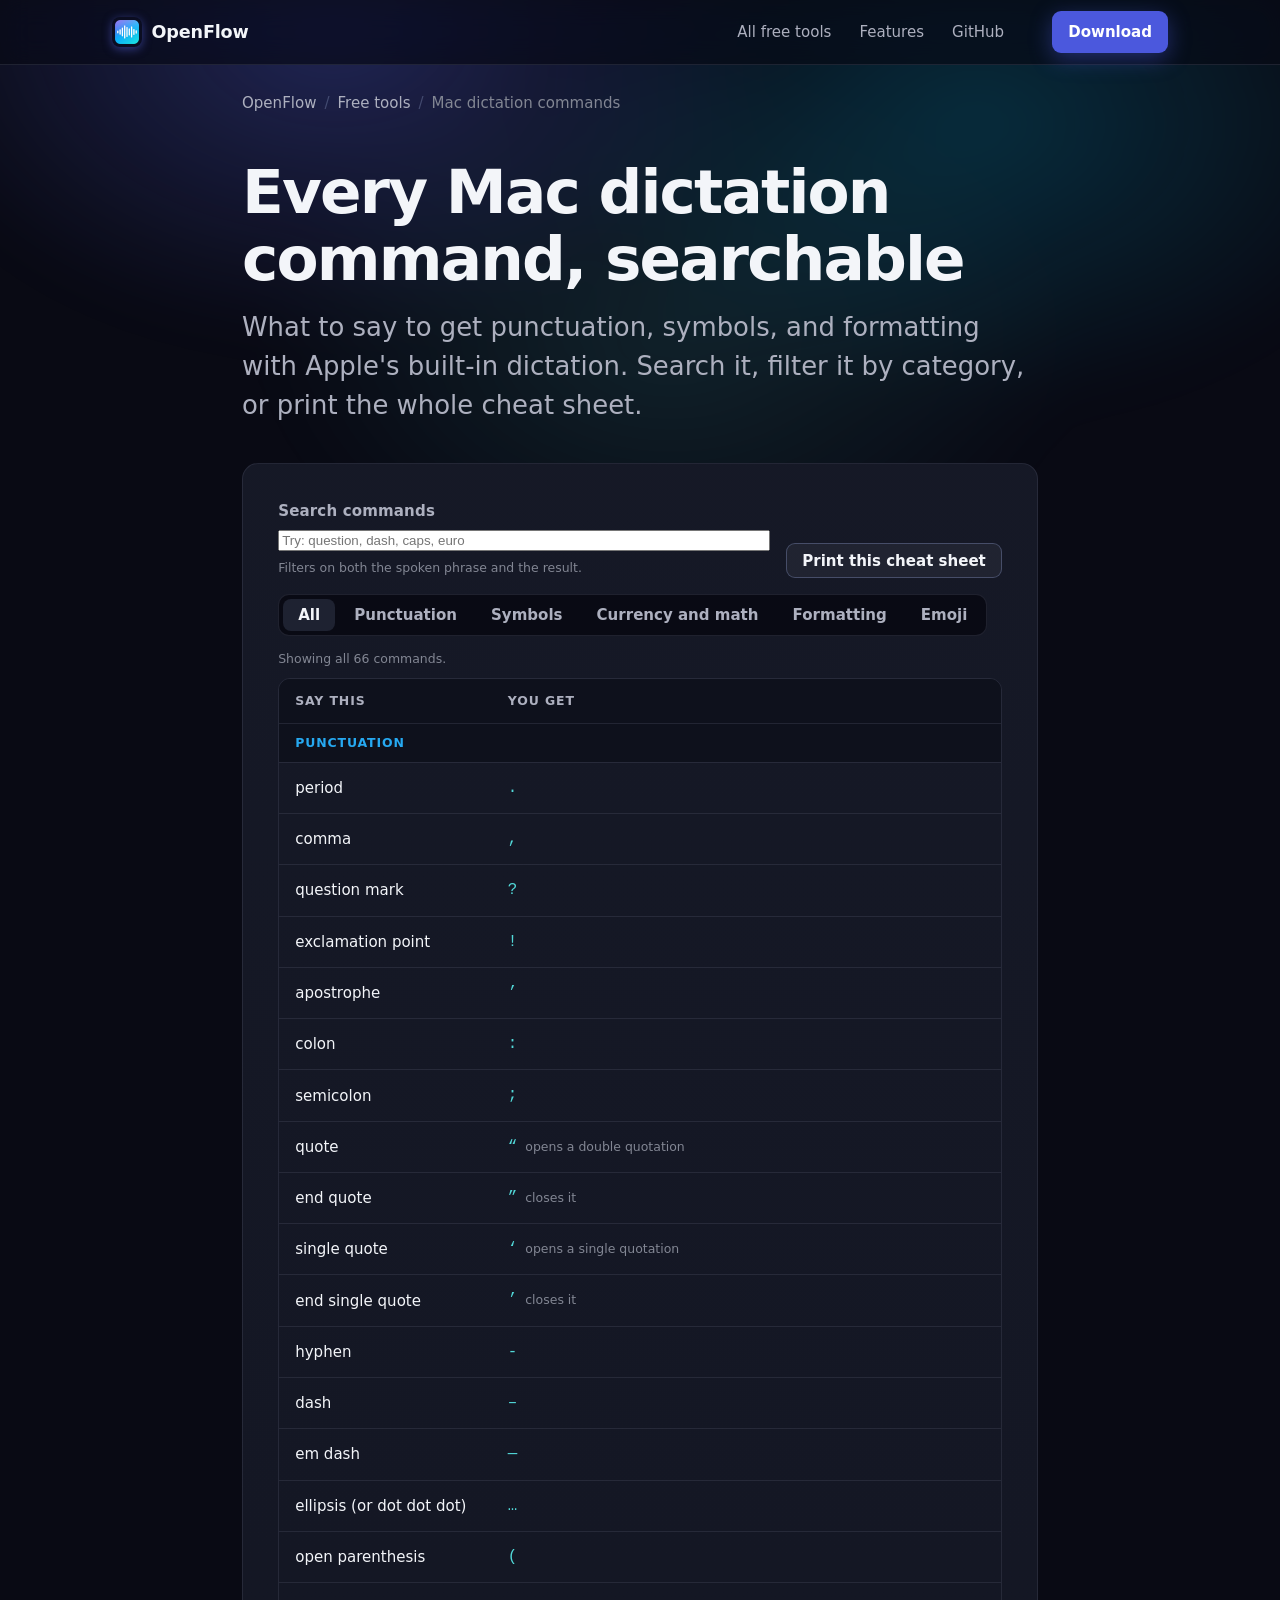
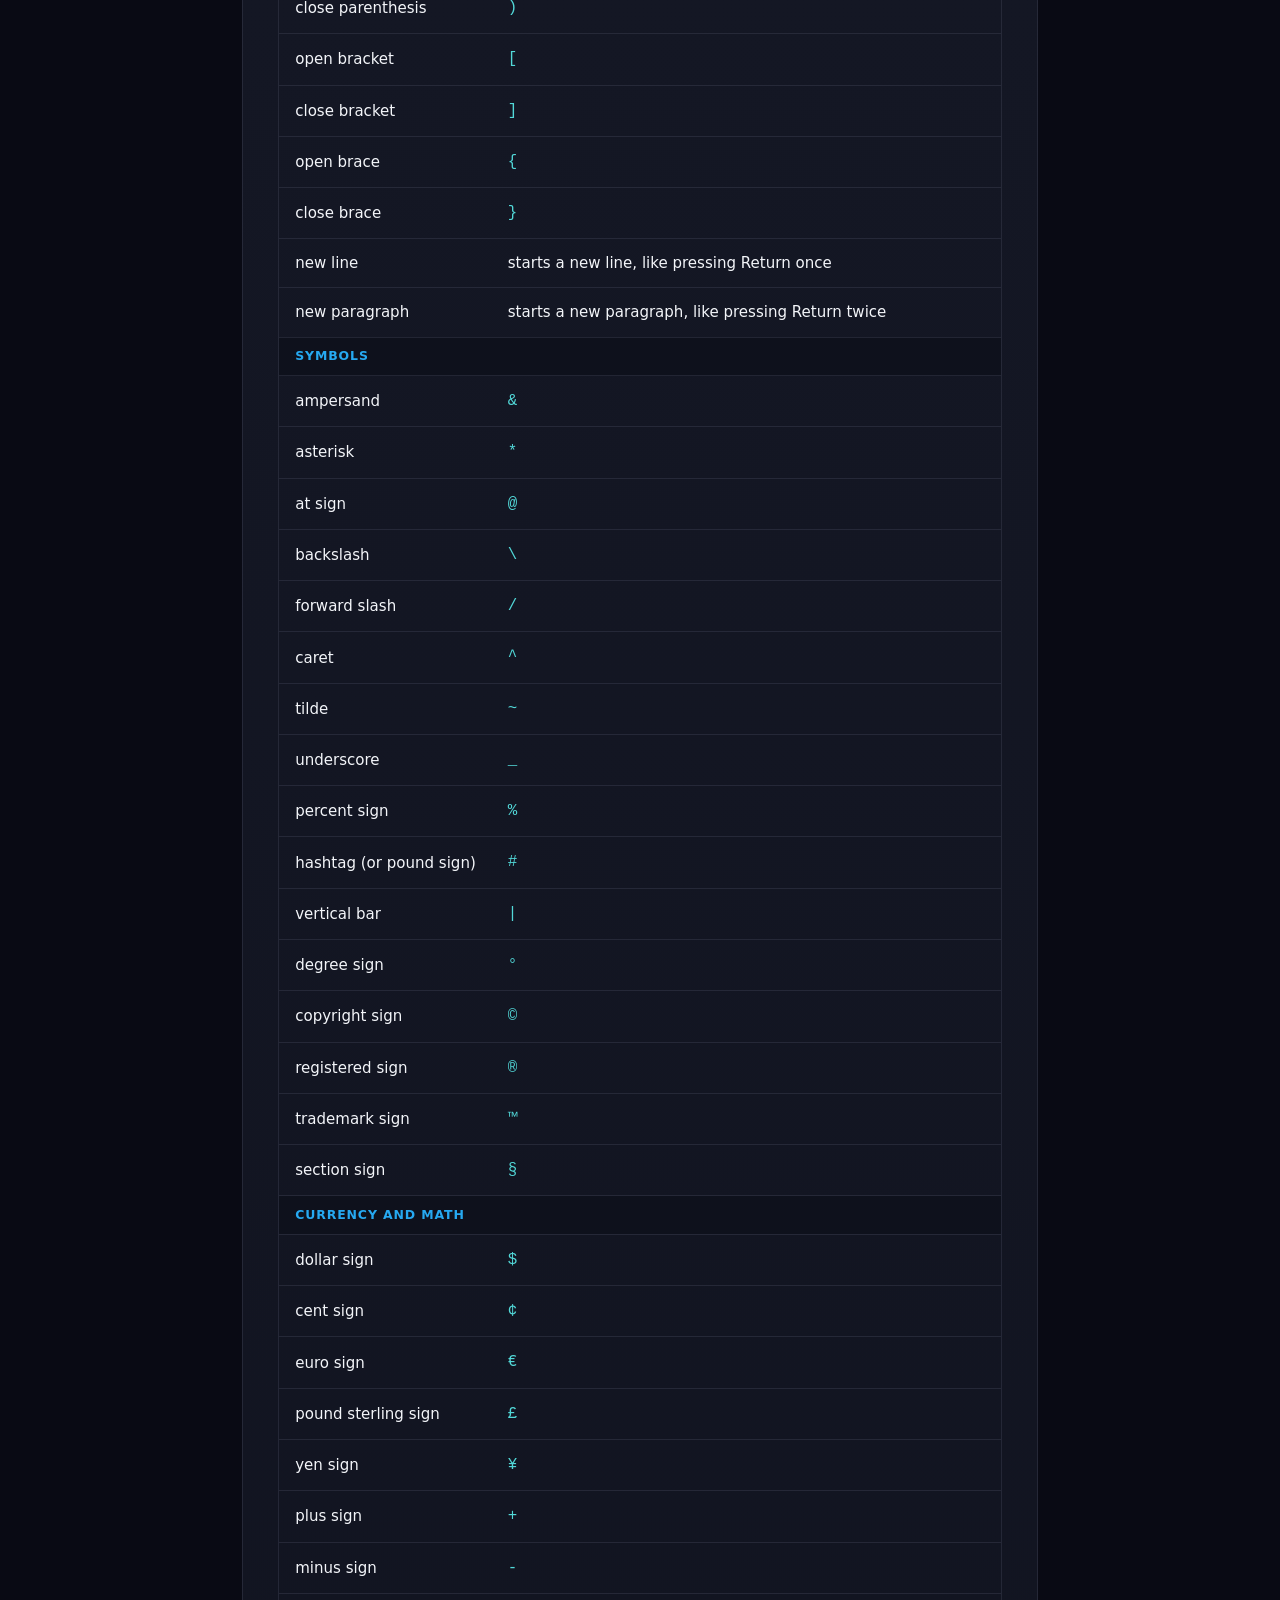
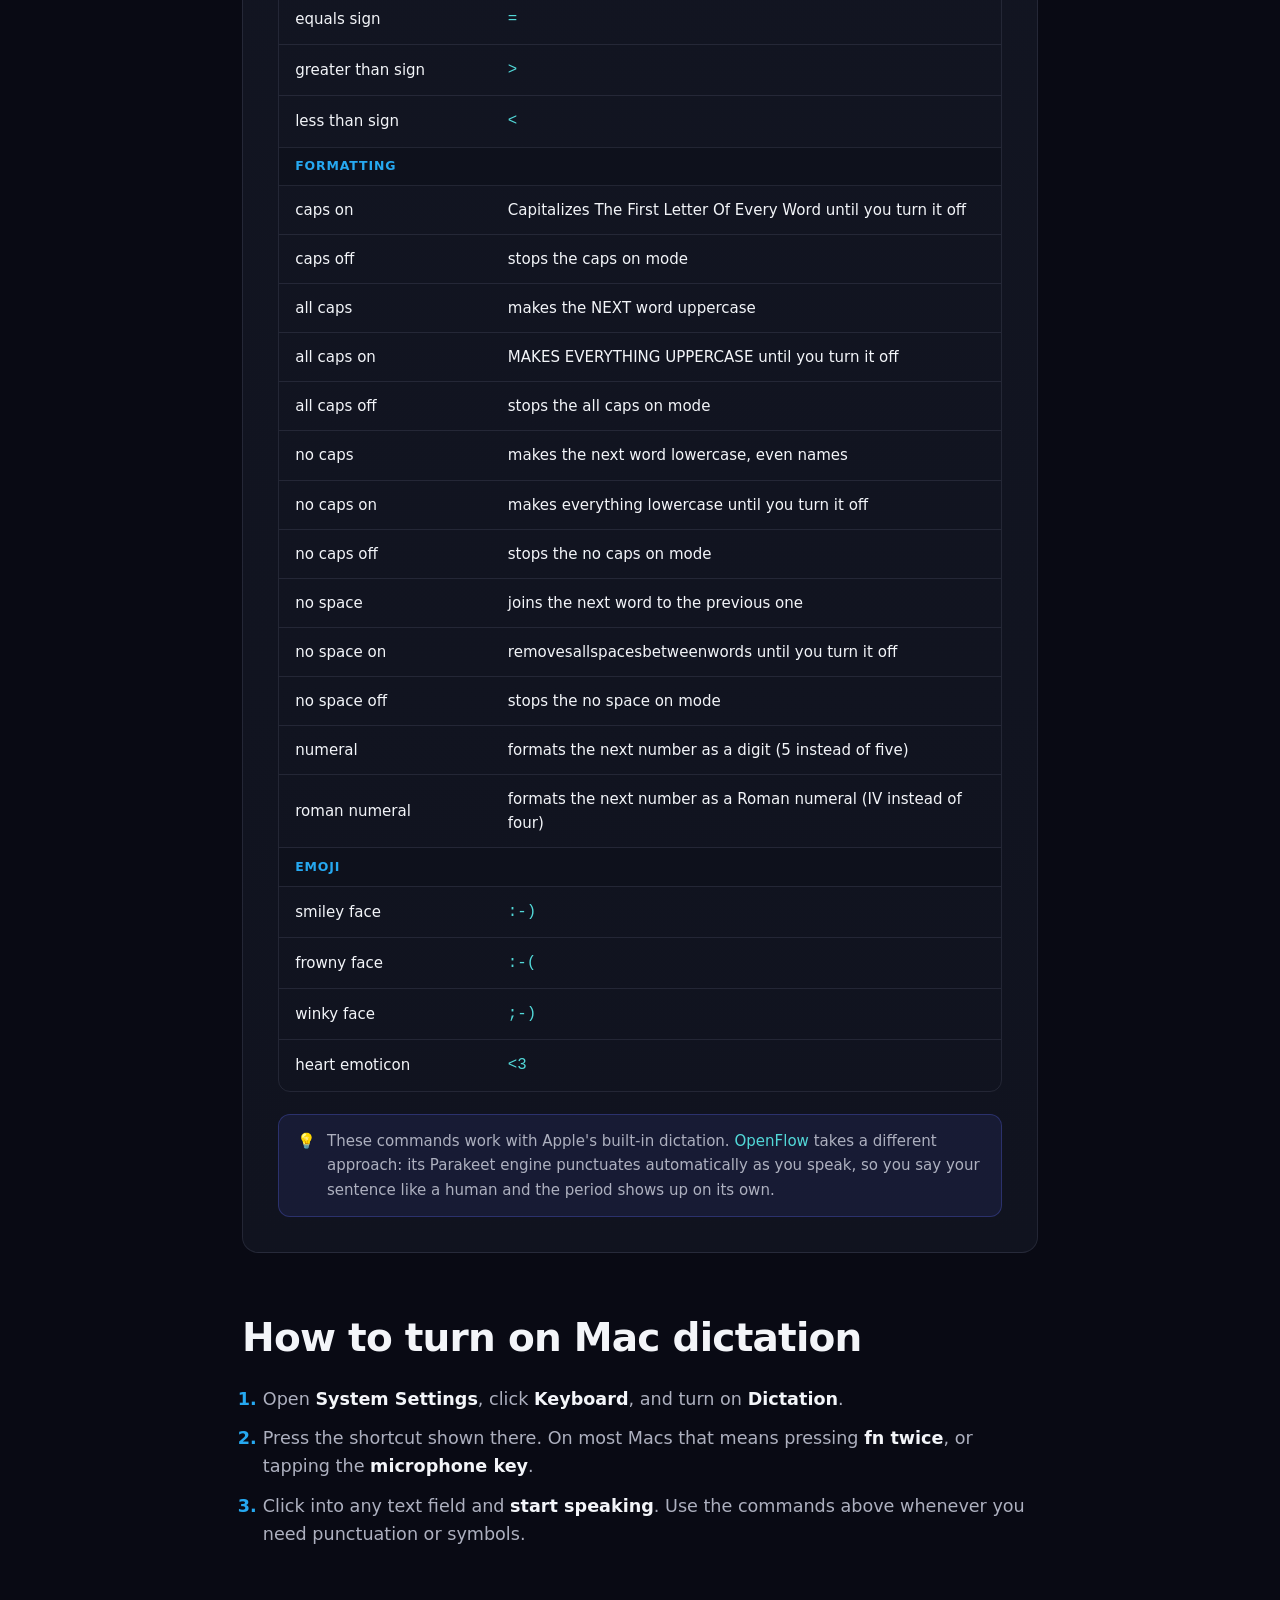
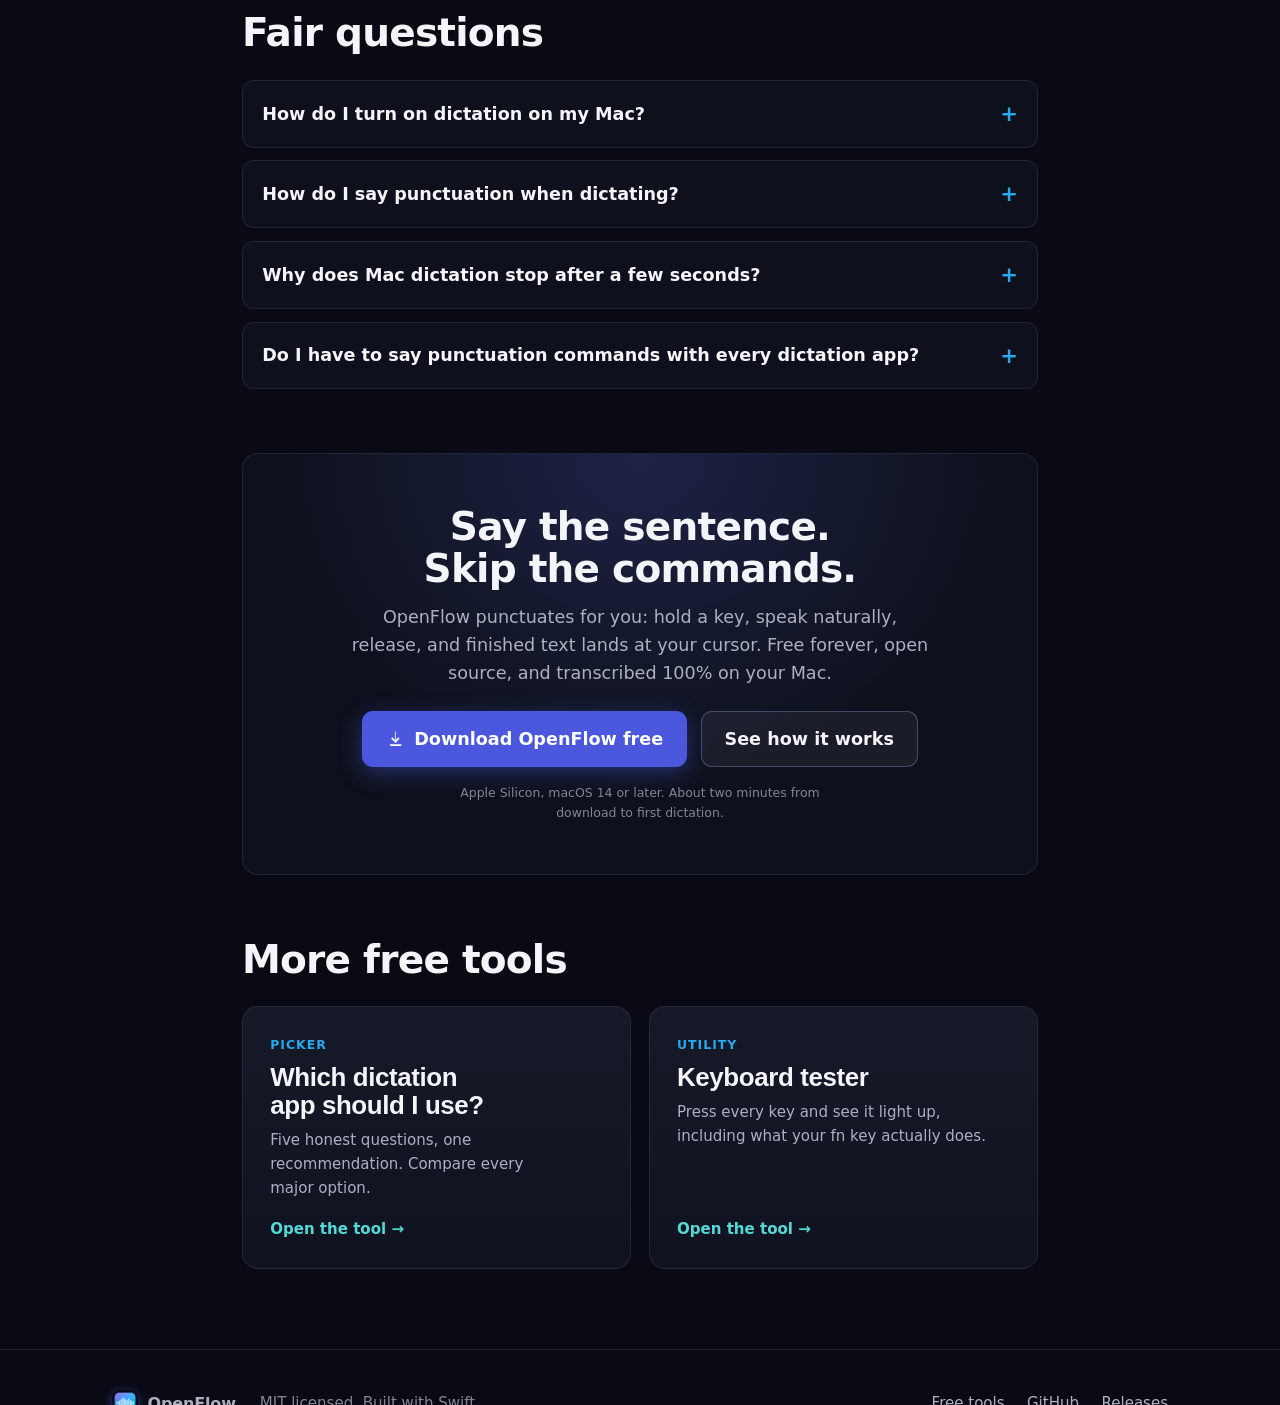
<file: docs/tools/mac-dictation-commands.html>
<!DOCTYPE html>
<html lang="en">
<head>
<meta charset="UTF-8">
<meta name="viewport" content="width=device-width, initial-scale=1.0">
<meta name="google-site-verification" content="r5WcXM0pyY4K82C2E__WblAHcsyXCcNfjlECxPGKRw8" />
<title>Mac Dictation Commands: The Searchable Cheat Sheet (macOS)</title>
<meta name="description" content="Every Apple Dictation command on macOS in one searchable table: what to say for punctuation, symbols, currency and math, formatting, and emoji. Filter it, print it, keep it.">
<link rel="canonical" href="https://robj1925.github.io/open-flow/tools/mac-dictation-commands.html">

<meta property="og:type" content="website">
<meta property="og:url" content="https://robj1925.github.io/open-flow/tools/mac-dictation-commands.html">
<meta property="og:title" content="Mac Dictation Commands Cheat Sheet">
<meta property="og:description" content="What to say to get punctuation, symbols, and formatting with Apple's built-in dictation. Searchable, filterable, and printable.">
<meta property="og:image" content="https://robj1925.github.io/open-flow/images/og-card.png">
<meta name="twitter:card" content="summary_large_image">

<link rel="icon" type="image/png" sizes="32x32" href="../images/favicon-32.png">
<link rel="icon" type="image/png" sizes="16x16" href="../images/favicon-16.png">
<link rel="apple-touch-icon" sizes="180x180" href="../images/apple-touch-icon.png">

<link rel="preconnect" href="https://api.fontshare.com" crossorigin>
<link href="https://api.fontshare.com/v2/css?f[]=clash-display@600,500&f[]=general-sans@400,500,600,700&display=swap" rel="stylesheet">
<link rel="stylesheet" href="tools.css">

<style>
/* page-specific bits */
.cmd-controls{ display:flex; gap:1rem; align-items:flex-end; flex-wrap:wrap; }
.cmd-controls .field{ flex:1 1 240px; }
.cmd-controls .btn{ flex:none; }
#cmdCount{ margin-top:.8rem; font-size:var(--step--2); color:var(--faint); }
table.cmp td.say{ font-weight:500; white-space:nowrap; }
table.cmp td.get .chr{ font-family:ui-monospace,"SF Mono",Menlo,monospace; font-size:1.05em; color:var(--teal); }
table.cmp td.get .expl{ color:var(--faint); font-size:var(--step--2); margin-left:.5rem; }
table.cmp tr.cat-row th{
  background:var(--bg-2); color:var(--azure); font-weight:600; text-align:left;
  font-size:var(--step--2); text-transform:uppercase; letter-spacing:.07em;
  padding:.55rem 1rem; border-bottom:1px solid var(--border);
}
.steps{ margin:0; padding-left:1.3rem; display:grid; gap:.7rem; color:var(--muted); font-size:var(--step-0); }
.steps li::marker{ color:var(--azure); font-weight:600; }
.steps b{ color:var(--ink); }

/* print: just the cheat sheet, black on white */
@media print{
  body{ background:#fff; color:#000; font-size:11pt; }
  .glow, header.nav, .crumbs, .cmd-controls, #catSeg, #cmdCount, .notice,
  .of-cta, #faq, #more-tools, footer{ display:none !important; }
  .tool-hero{ padding:0 0 .8rem; }
  .tool-hero h1, .tool-hero .sub, h2, .steps, .steps b{ color:#000; }
  .tool-hero .sub{ font-size:12pt; }
  .panel{ background:none; border:none; padding:0; }
  .band{ padding-block:1rem; }
  .table-scroll{ overflow:visible; border:1px solid #000; border-radius:0; }
  table.cmp{ min-width:0; }
  table.cmp th, table.cmp td{ color:#000; border-bottom:1px solid #888; padding:.3rem .6rem; }
  table.cmp thead th{ background:#fff; }
  table.cmp tr.cat-row th{ background:#fff; color:#000; border-bottom:1px solid #000; }
  table.cmp td.get .chr{ color:#000; }
  table.cmp td.get .expl{ color:#333; }
  table.cmp tr{ break-inside:avoid; }
  a{ color:#000; text-decoration:none; }
}
</style>

<script type="application/ld+json">
{
  "@context": "https://schema.org",
  "@graph": [
    {
      "@type": "WebApplication",
      "name": "Mac Dictation Commands Cheat Sheet",
      "url": "https://robj1925.github.io/open-flow/tools/mac-dictation-commands.html",
      "applicationCategory": "UtilityApplication",
      "operatingSystem": "Any (runs in the browser)",
      "description": "Free searchable cheat sheet of every Apple Dictation command on macOS: what to say for punctuation, symbols, currency and math, formatting, and emoji, with a printable table.",
      "offers": { "@type": "Offer", "price": "0", "priceCurrency": "USD" },
      "author": { "@type": "Person", "name": "Robby J", "url": "https://automatewithrobby.fyi/" }
    },
    {
      "@type": "BreadcrumbList",
      "itemListElement": [
        { "@type": "ListItem", "position": 1, "name": "OpenFlow", "item": "https://robj1925.github.io/open-flow/" },
        { "@type": "ListItem", "position": 2, "name": "Free Tools", "item": "https://robj1925.github.io/open-flow/tools/" },
        { "@type": "ListItem", "position": 3, "name": "Mac Dictation Commands Cheat Sheet", "item": "https://robj1925.github.io/open-flow/tools/mac-dictation-commands.html" }
      ]
    },
    {
      "@type": "FAQPage",
      "mainEntity": [
        {
          "@type": "Question",
          "name": "How do I turn on dictation on my Mac?",
          "acceptedAnswer": { "@type": "Answer", "text": "Open System Settings, choose Keyboard, and turn on Dictation. macOS shows the shortcut right there: on most Macs it is pressing the fn key twice, or tapping the microphone key. Press it in any text field and start speaking." }
        },
        {
          "@type": "Question",
          "name": "How do I say punctuation when dictating?",
          "acceptedAnswer": { "@type": "Answer", "text": "Speak the command name as part of your sentence. Say thanks exclamation point and your Mac types thanks with an exclamation point. Say quote before and end quote after the words you want quoted. The cheat sheet on this page lists every command macOS understands." }
        },
        {
          "@type": "Question",
          "name": "Why does Mac dictation stop after a few seconds?",
          "acceptedAnswer": { "@type": "Answer", "text": "Apple's dictation listens for silence and times out when it thinks you are done, which often cuts you off mid-thought. Keep talking steadily, or press the shortcut again to restart it. Apps like OpenFlow use hold-to-talk instead: recording lasts exactly as long as you hold the key, so there is no timeout guessing." }
        },
        {
          "@type": "Question",
          "name": "Do I have to say punctuation commands with every dictation app?",
          "acceptedAnswer": { "@type": "Answer", "text": "No. Modern speech engines punctuate automatically from the rhythm and grammar of your speech. OpenFlow does this by default: say your sentence naturally and the periods, commas, and question marks appear on their own." }
        }
      ]
    }
  ]
}
</script>
</head>
<body>
<div class="glow" aria-hidden="true"></div>

<header class="nav">
  <div class="wrap nav-inner">
    <a class="brand" href="../index.html" aria-label="OpenFlow home">
      <img class="logo" src="../images/icon.png" alt="" width="30" height="30" onerror="this.style.display='none'">
      OpenFlow
    </a>
    <nav class="nav-links" aria-label="Primary">
      <a href="index.html">All free tools</a>
      <a href="../index.html#features">Features</a>
      <a href="https://github.com/Robj1925/open-flow">GitHub</a>
    </nav>
    <a class="btn btn-primary btn-sm nav-cta" href="https://github.com/Robj1925/open-flow/releases/latest/download/OpenFlow.zip">Download</a>
  </div>
</header>

<main>
  <div class="wrap-narrow">
    <nav class="crumbs" aria-label="Breadcrumb">
      <a href="../index.html">OpenFlow</a> <span class="sep">/</span>
      <a href="index.html">Free tools</a> <span class="sep">/</span>
      <span>Mac dictation commands</span>
    </nav>

    <section class="tool-hero">
      <h1>Every Mac dictation command, searchable</h1>
      <p class="sub">What to say to get punctuation, symbols, and formatting with Apple's built-in dictation. Search it, filter it by category, or print the whole cheat sheet.</p>
    </section>

    <section class="panel" aria-label="Command cheat sheet">
      <div class="cmd-controls">
        <div class="field">
          <label for="cmdSearch">Search commands</label>
          <input type="search" id="cmdSearch" placeholder="Try: question, dash, caps, euro" autocomplete="off">
          <span class="hint">Filters on both the spoken phrase and the result.</span>
        </div>
        <button type="button" class="btn btn-ghost btn-sm" id="printBtn">Print this cheat sheet</button>
      </div>

      <div class="seg" role="group" aria-label="Filter by category" id="catSeg" style="margin-top:1rem">
        <button type="button" aria-pressed="true" data-cat="All">All</button>
        <button type="button" aria-pressed="false" data-cat="Punctuation">Punctuation</button>
        <button type="button" aria-pressed="false" data-cat="Symbols">Symbols</button>
        <button type="button" aria-pressed="false" data-cat="Currency and math">Currency and math</button>
        <button type="button" aria-pressed="false" data-cat="Formatting">Formatting</button>
        <button type="button" aria-pressed="false" data-cat="Emoji">Emoji</button>
      </div>

      <p id="cmdCount" aria-live="polite"></p>

      <div class="table-scroll" style="margin-top:.6rem">
        <table class="cmp" aria-describedby="cmdCount">
          <thead>
            <tr><th scope="col">Say this</th><th scope="col">You get</th></tr>
          </thead>
          <tbody id="cmdBody"></tbody>
        </table>
      </div>

      <p class="notice" style="margin-top:1.4rem"><span aria-hidden="true">&#128161;</span><span>These commands work with Apple's built-in dictation. <a href="../index.html" style="color:var(--teal)">OpenFlow</a> takes a different approach: its Parakeet engine punctuates automatically as you speak, so you say your sentence like a human and the period shows up on its own.</span></p>
    </section>

    <section class="band" aria-label="How to turn on Mac dictation" id="howto">
      <div class="section-head">
        <h2>How to turn on Mac dictation</h2>
      </div>
      <ol class="steps">
        <li>Open <b>System Settings</b>, click <b>Keyboard</b>, and turn on <b>Dictation</b>.</li>
        <li>Press the shortcut shown there. On most Macs that means pressing <b>fn twice</b>, or tapping the <b>microphone key</b>.</li>
        <li>Click into any text field and <b>start speaking</b>. Use the commands above whenever you need punctuation or symbols.</li>
      </ol>
    </section>

    <section class="band" aria-label="FAQ" id="faq" style="padding-top:0">
      <div class="section-head">
        <h2>Fair questions</h2>
      </div>
      <div class="faq">
        <details>
          <summary>How do I turn on dictation on my Mac?</summary>
          <p>Open System Settings, choose Keyboard, and turn on Dictation. macOS shows the shortcut right there: on most Macs it is pressing the fn key twice, or tapping the microphone key. Press it in any text field and start speaking.</p>
        </details>
        <details>
          <summary>How do I say punctuation when dictating?</summary>
          <p>Speak the command name as part of your sentence. Say "thanks exclamation point" and your Mac types "thanks!". Say "quote" before and "end quote" after the words you want quoted. The cheat sheet above lists every command macOS understands.</p>
        </details>
        <details>
          <summary>Why does Mac dictation stop after a few seconds?</summary>
          <p>Apple's dictation listens for silence and times out when it thinks you are done, which often cuts you off mid-thought. Keep talking steadily, or press the shortcut again to restart it. Apps like <a href="../index.html">OpenFlow</a> use hold-to-talk instead: recording lasts exactly as long as you hold the key, so there is no timeout guessing.</p>
        </details>
        <details>
          <summary>Do I have to say punctuation commands with every dictation app?</summary>
          <p>No. Modern speech engines punctuate automatically from the rhythm and grammar of your speech. <a href="../index.html">OpenFlow</a> does this by default: say your sentence naturally and the periods, commas, and question marks appear on their own.</p>
        </details>
      </div>
    </section>

    <section class="of-cta" aria-label="Download OpenFlow">
      <h2>Say the sentence. Skip the commands.</h2>
      <p>OpenFlow punctuates for you: hold a key, speak naturally, release, and finished text lands at your cursor. Free forever, open source, and transcribed 100% on your Mac.</p>
      <div class="btns">
        <a class="btn btn-primary" href="https://github.com/Robj1925/open-flow/releases/latest/download/OpenFlow.zip">
          <svg viewBox="0 0 24 24" fill="currentColor" aria-hidden="true"><path d="M12 3v10.6l3.3-3.3 1.4 1.4L12 17.4 6.3 11.7l1.4-1.4L11 13.6V3h1zM5 19h14v2H5z"/></svg>
          Download OpenFlow free
        </a>
        <a class="btn btn-ghost" href="../index.html">See how it works</a>
      </div>
      <p class="fine">Apple Silicon, macOS 14 or later. About two minutes from download to first dictation.</p>
    </section>

    <section class="band" aria-label="More tools" id="more-tools" style="padding-bottom:0">
      <div class="section-head"><h2>More free tools</h2></div>
      <div class="tools-grid">
        <a class="tool-card" href="dictation-app-picker.html"><span class="kicker">Picker</span><h3>Which dictation app should I use?</h3><p>Five honest questions, one recommendation. Compare every major option.</p><span class="go">Open the tool &rarr;</span></a>
        <a class="tool-card" href="keyboard-tester.html"><span class="kicker">Utility</span><h3>Keyboard tester</h3><p>Press every key and see it light up, including what your fn key actually does.</p><span class="go">Open the tool &rarr;</span></a>
      </div>
    </section>
  </div>
</main>

<footer>
  <div class="wrap foot-inner">
    <a class="brand" href="../index.html">
      <img class="logo" src="../images/icon.png" alt="" width="26" height="26" style="width:26px;height:26px" onerror="this.style.display='none'">
      OpenFlow
    </a>
    <span>MIT licensed. Built with Swift.</span>
    <div class="foot-links">
      <a href="index.html">Free tools</a>
      <a href="https://github.com/Robj1925/open-flow">GitHub</a>
      <a href="https://github.com/Robj1925/open-flow/releases">Releases</a>
    </div>
  </div>
</footer>

<script>
(function(){
  var P = 'Punctuation', S = 'Symbols', C = 'Currency and math', F = 'Formatting', E = 'Emoji';
  var CATS = [P, S, C, F, E];

  // desc:true means "get" is a description, not the literal output characters.
  var COMMANDS = [
    // Punctuation
    { say:'period', get:'.', cat:P },
    { say:'comma', get:',', cat:P },
    { say:'question mark', get:'?', cat:P },
    { say:'exclamation point', get:'!', cat:P },
    { say:'apostrophe', get:'’', cat:P },
    { say:'colon', get:':', cat:P },
    { say:'semicolon', get:';', cat:P },
    { say:'quote', get:'“', cat:P, note:'opens a double quotation' },
    { say:'end quote', get:'”', cat:P, note:'closes it' },
    { say:'single quote', get:'‘', cat:P, note:'opens a single quotation' },
    { say:'end single quote', get:'’', cat:P, note:'closes it' },
    { say:'hyphen', get:'-', cat:P },
    { say:'dash', get:'–', cat:P },
    { say:'em dash', get:'—', cat:P },
    { say:'ellipsis (or dot dot dot)', get:'…', cat:P },
    { say:'open parenthesis', get:'(', cat:P },
    { say:'close parenthesis', get:')', cat:P },
    { say:'open bracket', get:'[', cat:P },
    { say:'close bracket', get:']', cat:P },
    { say:'open brace', get:'{', cat:P },
    { say:'close brace', get:'}', cat:P },
    { say:'new line', get:'starts a new line, like pressing Return once', cat:P, desc:true },
    { say:'new paragraph', get:'starts a new paragraph, like pressing Return twice', cat:P, desc:true },

    // Symbols
    { say:'ampersand', get:'&', cat:S },
    { say:'asterisk', get:'*', cat:S },
    { say:'at sign', get:'@', cat:S },
    { say:'backslash', get:'\\', cat:S },
    { say:'forward slash', get:'/', cat:S },
    { say:'caret', get:'^', cat:S },
    { say:'tilde', get:'~', cat:S },
    { say:'underscore', get:'_', cat:S },
    { say:'percent sign', get:'%', cat:S },
    { say:'hashtag (or pound sign)', get:'#', cat:S },
    { say:'vertical bar', get:'|', cat:S },
    { say:'degree sign', get:'°', cat:S },
    { say:'copyright sign', get:'©', cat:S },
    { say:'registered sign', get:'®', cat:S },
    { say:'trademark sign', get:'™', cat:S },
    { say:'section sign', get:'§', cat:S },

    // Currency and math
    { say:'dollar sign', get:'$', cat:C },
    { say:'cent sign', get:'¢', cat:C },
    { say:'euro sign', get:'€', cat:C },
    { say:'pound sterling sign', get:'£', cat:C },
    { say:'yen sign', get:'¥', cat:C },
    { say:'plus sign', get:'+', cat:C },
    { say:'minus sign', get:'-', cat:C },
    { say:'equals sign', get:'=', cat:C },
    { say:'greater than sign', get:'>', cat:C },
    { say:'less than sign', get:'<', cat:C },

    // Formatting
    { say:'caps on', get:'Capitalizes The First Letter Of Every Word until you turn it off', cat:F, desc:true },
    { say:'caps off', get:'stops the caps on mode', cat:F, desc:true },
    { say:'all caps', get:'makes the NEXT word uppercase', cat:F, desc:true },
    { say:'all caps on', get:'MAKES EVERYTHING UPPERCASE until you turn it off', cat:F, desc:true },
    { say:'all caps off', get:'stops the all caps on mode', cat:F, desc:true },
    { say:'no caps', get:'makes the next word lowercase, even names', cat:F, desc:true },
    { say:'no caps on', get:'makes everything lowercase until you turn it off', cat:F, desc:true },
    { say:'no caps off', get:'stops the no caps on mode', cat:F, desc:true },
    { say:'no space', get:'joins the next word to the previous one', cat:F, desc:true },
    { say:'no space on', get:'removesallspacesbetweenwords until you turn it off', cat:F, desc:true },
    { say:'no space off', get:'stops the no space on mode', cat:F, desc:true },
    { say:'numeral', get:'formats the next number as a digit (5 instead of five)', cat:F, desc:true },
    { say:'roman numeral', get:'formats the next number as a Roman numeral (IV instead of four)', cat:F, desc:true },

    // Emoji
    { say:'smiley face', get:':-)', cat:E },
    { say:'frowny face', get:':-(', cat:E },
    { say:'winky face', get:';-)', cat:E },
    { say:'heart emoticon', get:'<3', cat:E }
  ];

  var searchEl = document.getElementById('cmdSearch');
  var segEl = document.getElementById('catSeg');
  var bodyEl = document.getElementById('cmdBody');
  var countEl = document.getElementById('cmdCount');
  var printBtn = document.getElementById('printBtn');
  var activeCat = 'All';

  function esc(s){
    return String(s).replace(/&/g,'&amp;').replace(/</g,'&lt;').replace(/>/g,'&gt;').replace(/"/g,'&quot;');
  }

  function getCell(c){
    if (c.desc) return '<td class="get">' + esc(c.get) + '</td>';
    var note = c.note ? '<span class="expl">' + esc(c.note) + '</span>' : '';
    return '<td class="get"><span class="chr">' + esc(c.get) + '</span>' + note + '</td>';
  }

  function filtered(){
    var q = searchEl.value.trim().toLowerCase();
    return COMMANDS.filter(function(c){
      if (activeCat !== 'All' && c.cat !== activeCat) return false;
      if (!q) return true;
      var hay = (c.say + ' ' + c.get + ' ' + (c.note || '')).toLowerCase();
      return hay.indexOf(q) !== -1;
    });
  }

  function renderRows(list){
    if (!list.length){
      var q = searchEl.value.trim();
      bodyEl.innerHTML = '<tr><td colspan="2">No matches for "' + esc(q) + '". Try a shorter word, or clear the search.</td></tr>';
      return;
    }
    var html = '';
    CATS.forEach(function(cat){
      var rows = list.filter(function(c){ return c.cat === cat; });
      if (!rows.length) return;
      html += '<tr class="cat-row"><th colspan="2" scope="colgroup">' + esc(cat) + '</th></tr>';
      rows.forEach(function(c){
        html += '<tr><td class="say">' + esc(c.say) + '</td>' + getCell(c) + '</tr>';
      });
    });
    bodyEl.innerHTML = html;
  }

  function render(){
    var list = filtered();
    renderRows(list);
    countEl.textContent = list.length === COMMANDS.length
      ? 'Showing all ' + COMMANDS.length + ' commands.'
      : 'Showing ' + list.length + ' of ' + COMMANDS.length + ' commands.';
  }

  searchEl.addEventListener('input', render);

  segEl.addEventListener('click', function(ev){
    var btn = ev.target.closest('button[data-cat]');
    if (!btn) return;
    activeCat = btn.getAttribute('data-cat');
    Array.prototype.forEach.call(segEl.querySelectorAll('button[data-cat]'), function(b){
      b.setAttribute('aria-pressed', b === btn ? 'true' : 'false');
    });
    render();
  });

  printBtn.addEventListener('click', function(){ window.print(); });

  // Print the full cheat sheet regardless of the current filter, then restore it.
  window.addEventListener('beforeprint', function(){ renderRows(COMMANDS); });
  window.addEventListener('afterprint', function(){ render(); });

  render();
})();
</script>
</body>
</html>
</file>
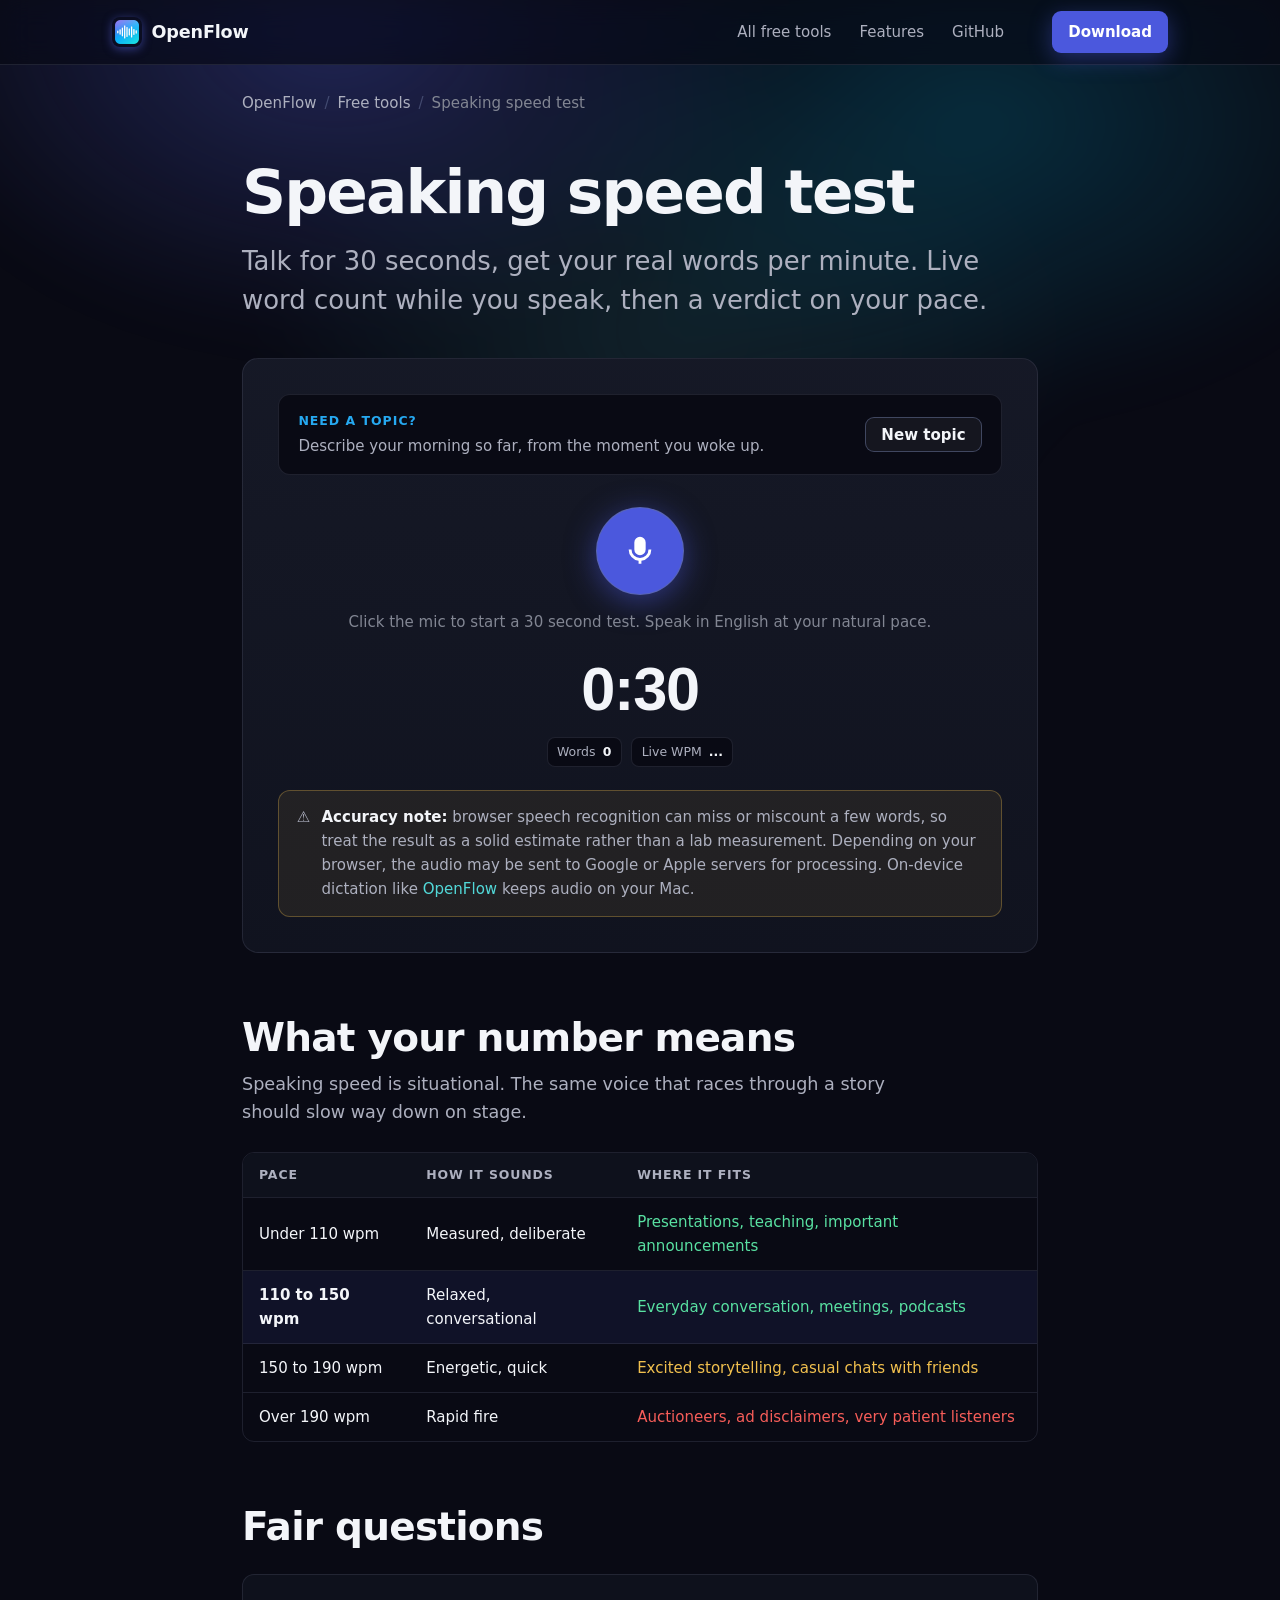
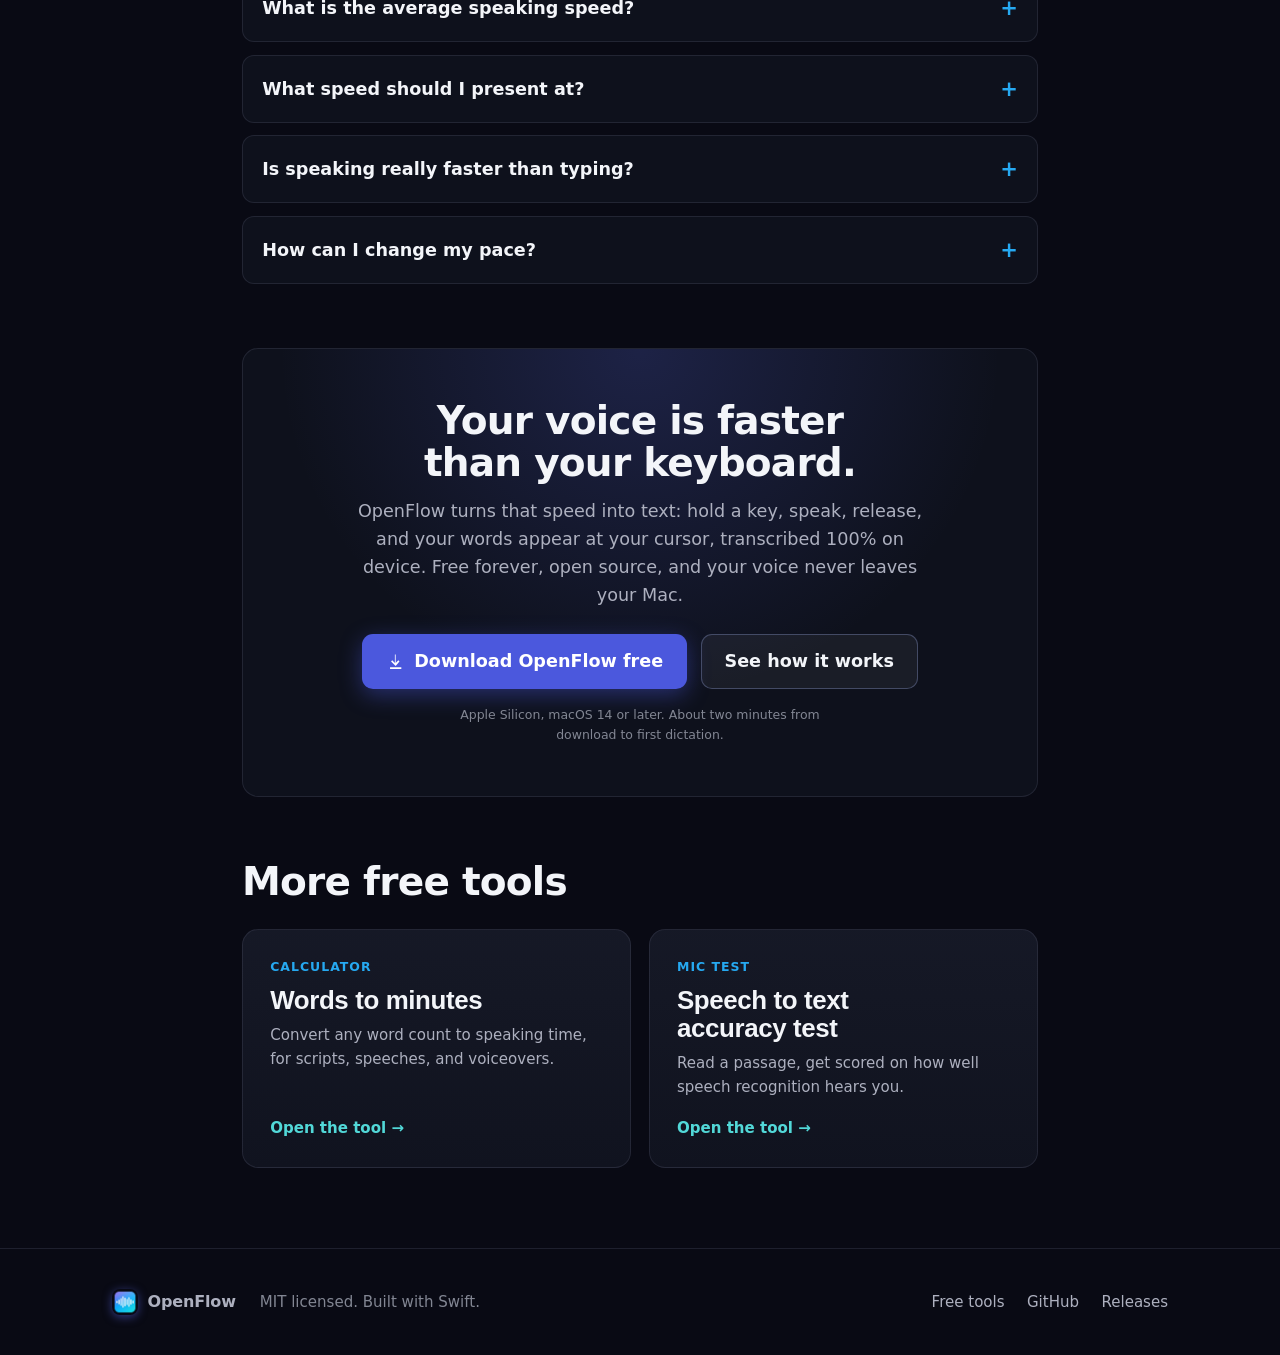
<file: docs/tools/speaking-speed-test.html>
<!DOCTYPE html>
<html lang="en">
<head>
<meta charset="UTF-8">
<meta name="viewport" content="width=device-width, initial-scale=1.0">
<meta name="google-site-verification" content="r5WcXM0pyY4K82C2E__WblAHcsyXCcNfjlECxPGKRw8" />
<title>Speaking Speed Test: How Many Words Per Minute Do You Speak?</title>
<meta name="description" content="Free speaking speed test. Talk for 30 seconds and get your real words per minute, with a live word count while you speak. Then see how your voice compares with typing speed.">
<link rel="canonical" href="https://robj1925.github.io/open-flow/tools/speaking-speed-test.html">

<meta property="og:type" content="website">
<meta property="og:url" content="https://robj1925.github.io/open-flow/tools/speaking-speed-test.html">
<meta property="og:title" content="Speaking Speed Test">
<meta property="og:description" content="How many words per minute do you speak? Take a free 30 second test and find out, then see how your voice compares with typing.">
<meta property="og:image" content="https://robj1925.github.io/open-flow/images/og-card.png">
<meta name="twitter:card" content="summary_large_image">

<link rel="icon" type="image/png" sizes="32x32" href="../images/favicon-32.png">
<link rel="icon" type="image/png" sizes="16x16" href="../images/favicon-16.png">
<link rel="apple-touch-icon" sizes="180x180" href="../images/apple-touch-icon.png">

<link rel="preconnect" href="https://api.fontshare.com" crossorigin>
<link href="https://api.fontshare.com/v2/css?f[]=clash-display@600,500&f[]=general-sans@400,500,600,700&display=swap" rel="stylesheet">
<link rel="stylesheet" href="tools.css">

<script type="application/ld+json">
{
  "@context": "https://schema.org",
  "@graph": [
    {
      "@type": "WebApplication",
      "name": "Speaking Speed Test",
      "url": "https://robj1925.github.io/open-flow/tools/speaking-speed-test.html",
      "applicationCategory": "UtilityApplication",
      "operatingSystem": "Any (runs in the browser)",
      "description": "Free browser tool that measures your speaking speed in words per minute with a 30 second talking test, including a timed reading passage fallback for browsers without speech recognition.",
      "offers": { "@type": "Offer", "price": "0", "priceCurrency": "USD" },
      "author": { "@type": "Person", "name": "Robby J", "url": "https://automatewithrobby.fyi/" }
    },
    {
      "@type": "BreadcrumbList",
      "itemListElement": [
        { "@type": "ListItem", "position": 1, "name": "OpenFlow", "item": "https://robj1925.github.io/open-flow/" },
        { "@type": "ListItem", "position": 2, "name": "Free Tools", "item": "https://robj1925.github.io/open-flow/tools/" },
        { "@type": "ListItem", "position": 3, "name": "Speaking Speed Test", "item": "https://robj1925.github.io/open-flow/tools/speaking-speed-test.html" }
      ]
    },
    {
      "@type": "FAQPage",
      "mainEntity": [
        {
          "@type": "Question",
          "name": "What is the average speaking speed?",
          "acceptedAnswer": { "@type": "Answer", "text": "Most people speak conversational English at about 140 to 160 words per minute. Presenters slow down, sports commentators speed up, and audiobook narrators hold a steady 150 to 160 wpm so listeners never have to rewind." }
        },
        {
          "@type": "Question",
          "name": "What speed should I present at?",
          "acceptedAnswer": { "@type": "Answer", "text": "Aim for about 110 to 130 words per minute with deliberate pauses. It feels slow when you are the one speaking, but it gives an audience time to absorb each point, and the pauses read as confidence rather than hesitation." }
        },
        {
          "@type": "Question",
          "name": "Is speaking really faster than typing?",
          "acceptedAnswer": { "@type": "Answer", "text": "Yes, by a wide margin. The average typing speed is about 40 words per minute, so most people speak 3 to 4 times faster than they type. That gap is exactly why dictation works: you get thoughts out at talking speed instead of typing speed." }
        },
        {
          "@type": "Question",
          "name": "How can I change my pace?",
          "acceptedAnswer": { "@type": "Answer", "text": "Practice with a timer, pause at punctuation instead of rushing through it, and record yourself. Hearing your own recording is the fastest way to notice pacing habits, and rerunning this test gives you a number to track over time." }
        }
      ]
    }
  ]
}
</script>
</head>
<body>
<div class="glow" aria-hidden="true"></div>

<header class="nav">
  <div class="wrap nav-inner">
    <a class="brand" href="../index.html" aria-label="OpenFlow home">
      <img class="logo" src="../images/icon.png" alt="" width="30" height="30" onerror="this.style.display='none'">
      OpenFlow
    </a>
    <nav class="nav-links" aria-label="Primary">
      <a href="index.html">All free tools</a>
      <a href="../index.html#features">Features</a>
      <a href="https://github.com/Robj1925/open-flow">GitHub</a>
    </nav>
    <a class="btn btn-primary btn-sm nav-cta" href="https://github.com/Robj1925/open-flow/releases/latest/download/OpenFlow.zip">Download</a>
  </div>
</header>

<main>
  <div class="wrap-narrow">
    <nav class="crumbs" aria-label="Breadcrumb">
      <a href="../index.html">OpenFlow</a> <span class="sep">/</span>
      <a href="index.html">Free tools</a> <span class="sep">/</span>
      <span>Speaking speed test</span>
    </nav>

    <section class="tool-hero">
      <h1>Speaking speed test</h1>
      <p class="sub">Talk for 30 seconds, get your real words per minute. Live word count while you speak, then a verdict on your pace.</p>
    </section>

    <section class="panel" aria-label="Speaking speed test">

      <div id="speechMode">
        <div style="display:flex; gap:1rem; align-items:center; justify-content:space-between; flex-wrap:wrap; background:var(--bg); border:1px solid var(--border); border-radius:12px; padding:1rem 1.2rem">
          <div style="flex:1 1 260px">
            <div style="font-size:var(--step--2); text-transform:uppercase; letter-spacing:.08em; color:var(--azure); font-weight:600">Need a topic?</div>
            <p id="promptText" style="color:var(--muted); font-size:var(--step--1); margin-top:.2rem">Describe your morning so far, from the moment you woke up.</p>
          </div>
          <button class="btn btn-ghost btn-sm" id="promptBtn" type="button">New topic</button>
        </div>

        <div style="text-align:center; margin-top:2rem">
          <button class="rec-btn" id="recBtn" type="button" aria-label="Start the 30 second speaking test" style="margin-inline:auto">
            <svg id="micIcon" viewBox="0 0 24 24" fill="currentColor" aria-hidden="true"><path d="M12 15a4 4 0 0 0 4-4V6a4 4 0 1 0-8 0v5a4 4 0 0 0 4 4zm6-4a6 6 0 0 1-12 0H4a8 8 0 0 0 7 7.94V21h2v-2.06A8 8 0 0 0 20 11h-2z"/></svg>
            <svg id="stopIcon" viewBox="0 0 24 24" fill="currentColor" aria-hidden="true" style="display:none"><rect x="7" y="7" width="10" height="10" rx="2"/></svg>
          </button>
          <p class="big-label" id="recStatus" aria-live="polite" style="margin-top:.9rem">Click the mic to start a 30 second test. Speak in English at your natural pace.</p>
        </div>

        <div style="text-align:center; margin-top:1.6rem">
          <div id="countdown" role="timer" aria-live="polite" aria-atomic="true" style="font-family:'Clash Display','General Sans',sans-serif; font-size:var(--step-3); font-weight:600; letter-spacing:-0.02em; line-height:1">0:30</div>
          <div style="display:flex; gap:.6rem; justify-content:center; flex-wrap:wrap; margin-top:1rem">
            <span class="chip">Words <b id="liveWords">0</b></span>
            <span class="chip">Live WPM <b id="liveWpm">...</b></span>
          </div>
        </div>
      </div>

      <div id="fallbackMode" hidden>
        <p class="notice"><span aria-hidden="true">&#128214;</span><span><b>Reading mode:</b> your browser does not support live speech recognition (Firefox, for example), so this test uses a timed reading instead. Read the passage below out loud at your natural pace, and your words per minute is calculated from the passage length and your time.</span></p>

        <div style="background:var(--bg); border:1px solid var(--border); border-radius:12px; padding:1.2rem 1.4rem; margin-top:1.2rem">
          <p id="passage" style="color:var(--muted); line-height:1.7">The early morning sun climbed slowly over the ridge and spilled light across the green valley floor. A narrow river wound between the fields, catching the glow and carrying it toward the sea. In the small town beside the water, shopkeepers rolled up their shutters and set out crates of fruit, fresh bread, and bundles of flowers. A baker waved to the postman, who was already halfway through his route. Children hurried along the sidewalk with backpacks bouncing, calling out to friends across the street. By eight the square was busy with bicycles, delivery vans, and the smell of coffee drifting from open doors. It was an ordinary morning, and that was exactly what made it good: everything in its place, everyone in motion, and the whole day still ahead.</p>
          <p id="passageCount" style="font-size:var(--step--2); color:var(--faint); margin-top:.8rem"></p>
        </div>

        <div style="display:flex; gap:.85rem; align-items:center; flex-wrap:wrap; margin-top:1.4rem">
          <button class="btn btn-primary" id="readStart" type="button">Start reading</button>
          <button class="btn btn-ghost" id="readStop" type="button" disabled>I finished</button>
          <span class="mono" id="readClock" role="timer" aria-live="polite" aria-atomic="true" style="font-size:var(--step-1); font-weight:600">0:00</span>
        </div>
        <p class="big-label" id="readStatus" aria-live="polite" style="margin-top:.8rem">Click Start reading, read the whole passage out loud, then click I finished.</p>
      </div>

      <div id="resultBlock" hidden aria-live="polite" style="margin-top:2rem; border-top:1px solid var(--border); padding-top:1.8rem">
        <div style="text-align:center">
          <div class="big-num" id="wpmNum">0</div>
          <div class="big-label">words per minute</div>
        </div>
        <div class="stat-row" style="margin-top:1.6rem">
          <div class="stat"><div class="n" id="statWords">0</div><div class="l">total words</div></div>
          <div class="stat"><div class="n" id="statDuration">0s</div><div class="l">duration</div></div>
          <div class="stat accent"><div class="n" id="statMult">0x</div><div class="l">vs 40 wpm average typing</div></div>
        </div>
        <p class="notice" style="margin-top:1.4rem" id="interpNotice"><span aria-hidden="true">&#128483;&#65039;</span><span id="interpText"></span></p>
      </div>

      <p class="notice warn" style="margin-top:1.4rem"><span aria-hidden="true">&#9888;&#65039;</span><span><b>Accuracy note:</b> browser speech recognition can miss or miscount a few words, so treat the result as a solid estimate rather than a lab measurement. Depending on your browser, the audio may be sent to Google or Apple servers for processing. On-device dictation like <a href="../index.html" style="color:var(--teal)">OpenFlow</a> keeps audio on your Mac.</span></p>
    </section>

    <section class="band" aria-label="Speaking speed benchmarks">
      <div class="section-head">
        <h2>What your number means</h2>
        <p>Speaking speed is situational. The same voice that races through a story should slow way down on stage.</p>
      </div>
      <div class="table-scroll">
        <table class="cmp">
          <thead>
            <tr><th>Pace</th><th>How it sounds</th><th>Where it fits</th></tr>
          </thead>
          <tbody>
            <tr><td>Under 110 wpm</td><td>Measured, deliberate</td><td class="good">Presentations, teaching, important announcements</td></tr>
            <tr class="hl"><td>110 to 150 wpm</td><td>Relaxed, conversational</td><td class="good">Everyday conversation, meetings, podcasts</td></tr>
            <tr><td>150 to 190 wpm</td><td>Energetic, quick</td><td class="warn">Excited storytelling, casual chats with friends</td></tr>
            <tr><td>Over 190 wpm</td><td>Rapid fire</td><td class="bad">Auctioneers, ad disclaimers, very patient listeners</td></tr>
          </tbody>
        </table>
      </div>
    </section>

    <section class="band" aria-label="FAQ" style="padding-top:0">
      <div class="section-head">
        <h2>Fair questions</h2>
      </div>
      <div class="faq">
        <details>
          <summary>What is the average speaking speed?</summary>
          <p>Most people speak conversational English at about 140 to 160 words per minute. Presenters slow down, sports commentators speed up, and audiobook narrators hold a steady 150 to 160 wpm so listeners never have to rewind.</p>
        </details>
        <details>
          <summary>What speed should I present at?</summary>
          <p>Aim for about 110 to 130 words per minute with deliberate pauses. It feels slow when you are the one speaking, but it gives an audience time to absorb each point, and the pauses read as confidence rather than hesitation.</p>
        </details>
        <details>
          <summary>Is speaking really faster than typing?</summary>
          <p>Yes, by a wide margin. The average typing speed is about 40 words per minute, so most people speak 3 to 4 times faster than they type. That gap is exactly why <a href="../index.html">dictation</a> works: you get thoughts out at talking speed instead of typing speed.</p>
        </details>
        <details>
          <summary>How can I change my pace?</summary>
          <p>Practice with a timer, pause at punctuation instead of rushing through it, and record yourself. Hearing your own recording is the fastest way to notice pacing habits, and rerunning this test gives you a number to track over time.</p>
        </details>
      </div>
    </section>

    <section class="of-cta" aria-label="Download OpenFlow">
      <h2>Your voice is faster than your keyboard.</h2>
      <p>OpenFlow turns that speed into text: hold a key, speak, release, and your words appear at your cursor, transcribed 100% on device. Free forever, open source, and your voice never leaves your Mac.</p>
      <div class="btns">
        <a class="btn btn-primary" href="https://github.com/Robj1925/open-flow/releases/latest/download/OpenFlow.zip">
          <svg viewBox="0 0 24 24" fill="currentColor" aria-hidden="true"><path d="M12 3v10.6l3.3-3.3 1.4 1.4L12 17.4 6.3 11.7l1.4-1.4L11 13.6V3h1zM5 19h14v2H5z"/></svg>
          Download OpenFlow free
        </a>
        <a class="btn btn-ghost" href="../index.html">See how it works</a>
      </div>
      <p class="fine">Apple Silicon, macOS 14 or later. About two minutes from download to first dictation.</p>
    </section>

    <section class="band" aria-label="More tools" style="padding-bottom:0">
      <div class="section-head"><h2>More free tools</h2></div>
      <div class="tools-grid">
        <a class="tool-card" href="words-to-minutes.html"><span class="kicker">Calculator</span><h3>Words to minutes</h3><p>Convert any word count to speaking time, for scripts, speeches, and voiceovers.</p><span class="go">Open the tool &rarr;</span></a>
        <a class="tool-card" href="speech-to-text-accuracy-test.html"><span class="kicker">Mic test</span><h3>Speech to text accuracy test</h3><p>Read a passage, get scored on how well speech recognition hears you.</p><span class="go">Open the tool &rarr;</span></a>
      </div>
    </section>
  </div>
</main>

<footer>
  <div class="wrap foot-inner">
    <a class="brand" href="../index.html">
      <img class="logo" src="../images/icon.png" alt="" width="26" height="26" style="width:26px;height:26px" onerror="this.style.display='none'">
      OpenFlow
    </a>
    <span>MIT licensed. Built with Swift.</span>
    <div class="foot-links">
      <a href="index.html">Free tools</a>
      <a href="https://github.com/Robj1925/open-flow">GitHub</a>
      <a href="https://github.com/Robj1925/open-flow/releases">Releases</a>
    </div>
  </div>
</footer>

<script>
(function(){
  var $ = function(id){ return document.getElementById(id); };
  var SR = window.SpeechRecognition || window.webkitSpeechRecognition;

  var TEST_MS = 30000;      // full test length
  var MIN_MS = 10000;       // minimum for a valid result
  var LIVE_AFTER_MS = 5000; // show live WPM only after this
  var TYPING_WPM = 40;      // average typing speed for the comparison stat

  // ---------- topic prompts ----------
  var prompts = [
    'Describe your morning so far, from the moment you woke up.',
    'Explain your job to a 10 year old.',
    'Talk through the plot of the last movie or show you watched.',
    'Describe your dream vacation in as much detail as you can.',
    'Explain how to make your favorite meal, step by step.',
    'Pitch your favorite app or gadget to a skeptical friend.',
    'Describe your hometown to someone who has never been there.',
    'Explain a hobby you love and why it hooked you.'
  ];
  var promptText = $('promptText'), promptIdx = 0;
  $('promptBtn').addEventListener('click', function(){
    var i = promptIdx;
    while (i === promptIdx){ i = Math.floor(Math.random() * prompts.length); }
    promptIdx = i;
    promptText.textContent = prompts[i];
  });

  // ---------- helpers ----------
  function countWords(s){ s = (s || '').trim(); return s ? s.split(/\s+/).length : 0; }
  function fmtClock(ms){
    var t = Math.max(0, Math.round(ms / 1000));
    var m = Math.floor(t / 60), s = t % 60;
    return m + ':' + (s < 10 ? '0' : '') + s;
  }
  function fmtMult(wpm){
    var m = Math.round((wpm / TYPING_WPM) * 10) / 10;
    return (m % 1 === 0 ? m.toFixed(0) : m.toFixed(1)) + 'x';
  }
  function interpretation(wpm){
    if (wpm < 110) return wpm + ' wpm is measured and deliberate. That is a great pace for presentations and teaching, where the audience needs time to absorb each point.';
    if (wpm <= 150) return wpm + ' wpm is the conversational sweet spot: easy to follow, natural to listen to, and right where most everyday English lands.';
    if (wpm <= 190) return wpm + ' wpm is energetic and fast. Great for storytelling with friends, but plan to slow down and add pauses when you present.';
    return wpm + ' wpm is auctioneer territory. Listeners may struggle to keep up, so build in pauses and let your key points land.';
  }

  // ---------- shared result ----------
  var resultBlock = $('resultBlock'), wpmNum = $('wpmNum');
  var statWords = $('statWords'), statDuration = $('statDuration'), statMult = $('statMult');
  var interpNotice = $('interpNotice'), interpText = $('interpText');

  function showResult(words, ms){
    if (ms <= 0) return;
    var wpm = Math.round(words / (ms / 60000));
    wpmNum.textContent = wpm;
    statWords.textContent = words;
    statDuration.textContent = Math.round(ms / 1000) + 's';
    statMult.textContent = fmtMult(wpm);
    interpText.textContent = interpretation(wpm);
    interpNotice.classList.toggle('warn', wpm > 190);
    resultBlock.hidden = false;
    resultBlock.scrollIntoView({ behavior: 'smooth', block: 'nearest' });
  }

  // ---------- mode selection ----------
  var speechModeEl = $('speechMode'), fallbackEl = $('fallbackMode');
  var passageWords = countWords($('passage').textContent);
  $('passageCount').textContent = 'The passage is ' + passageWords + ' words long. At a typical pace it takes under a minute.';

  if (!SR){
    speechModeEl.hidden = true;
    fallbackEl.hidden = false;
  }

  // ---------- speech mode ----------
  if (SR){
    var recBtn = $('recBtn'), micIcon = $('micIcon'), stopIcon = $('stopIcon');
    var recStatus = $('recStatus'), countdown = $('countdown');
    var liveWords = $('liveWords'), liveWpm = $('liveWpm');
    var running = false, startTime = 0, timerId = null, lastSec = -1;
    var finalText = '', interimText = '', rec = null;

    var setStatus = function(msg){ recStatus.textContent = msg; };

    var resetLive = function(){
      lastSec = -1;
      countdown.textContent = '0:30';
      liveWords.textContent = '0';
      liveWpm.textContent = '...';
    };

    var updateLive = function(){
      var elapsed = Date.now() - startTime;
      var words = countWords(finalText + ' ' + interimText);
      liveWords.textContent = words;
      if (elapsed >= LIVE_AFTER_MS){
        liveWpm.textContent = Math.round(words / (elapsed / 60000));
      }
    };

    var stopEverything = function(){
      running = false;
      if (timerId){ clearInterval(timerId); timerId = null; }
      recBtn.classList.remove('recording');
      recBtn.setAttribute('aria-label', 'Start the 30 second speaking test');
      micIcon.style.display = '';
      stopIcon.style.display = 'none';
      if (rec){ try { rec.stop(); } catch (e) {} }
    };

    var finish = function(){
      var elapsed = Math.min(Date.now() - startTime, TEST_MS);
      stopEverything();
      showResult(countWords(finalText + ' ' + interimText), elapsed);
      setStatus('Done. Your result is below. Click the mic to run it again.');
    };

    var cancel = function(msg){
      stopEverything();
      resetLive();
      setStatus(msg);
    };

    var tick = function(){
      var elapsed = Date.now() - startTime;
      var remaining = Math.max(0, TEST_MS - elapsed);
      var secs = Math.ceil(remaining / 1000);
      if (secs !== lastSec){ lastSec = secs; countdown.textContent = fmtClock(secs * 1000); }
      updateLive();
      if (elapsed >= TEST_MS) finish();
    };

    var start = function(){
      finalText = '';
      interimText = '';
      resultBlock.hidden = true;
      resetLive();

      rec = new SR();
      rec.lang = 'en-US';
      rec.continuous = true;
      rec.interimResults = true;
      rec.onresult = function(e){
        interimText = '';
        for (var i = e.resultIndex; i < e.results.length; i++){
          var t = e.results[i][0].transcript;
          if (e.results[i].isFinal) finalText += ' ' + t;
          else interimText += ' ' + t;
        }
        if (running) updateLive();
      };
      rec.onend = function(){
        // The engine times out on silence; keep it alive for the whole test.
        if (running){ try { rec.start(); } catch (e) {} }
      };
      rec.onerror = function(e){
        if (e.error === 'not-allowed' || e.error === 'service-not-allowed'){
          cancel('Microphone access was blocked. Allow the mic for this page and try again, or use the reading test below.');
          fallbackEl.hidden = false;
        }
        // 'no-speech' and friends are recovered by the onend restart.
      };
      try { rec.start(); } catch (e) {}

      running = true;
      startTime = Date.now();
      recBtn.classList.add('recording');
      recBtn.setAttribute('aria-label', 'Stop the test');
      micIcon.style.display = 'none';
      stopIcon.style.display = '';
      setStatus('Listening. Keep talking until the timer hits zero, or click again to stop early.');
      timerId = setInterval(tick, 100);
    };

    recBtn.addEventListener('click', function(){
      if (!running){ start(); return; }
      var elapsed = Date.now() - startTime;
      if (elapsed < MIN_MS){
        cancel('Stopped at under 10 seconds, which is too short for a fair number. Click the mic to start over.');
      } else {
        finish();
      }
    });
  }

  // ---------- reading fallback ----------
  var readStart = $('readStart'), readStop = $('readStop');
  var readClock = $('readClock'), readStatus = $('readStatus');
  var readT0 = 0, readTimer = null, lastReadSec = -1;

  readStart.addEventListener('click', function(){
    resultBlock.hidden = true;
    readT0 = Date.now();
    lastReadSec = -1;
    readClock.textContent = '0:00';
    readStart.disabled = true;
    readStop.disabled = false;
    readStatus.textContent = 'Timer running. Read the whole passage out loud at your natural pace.';
    readTimer = setInterval(function(){
      var s = Math.floor((Date.now() - readT0) / 1000);
      if (s !== lastReadSec){ lastReadSec = s; readClock.textContent = fmtClock(s * 1000); }
    }, 200);
  });

  readStop.addEventListener('click', function(){
    var elapsed = Date.now() - readT0;
    if (readTimer){ clearInterval(readTimer); readTimer = null; }
    readStart.disabled = false;
    readStop.disabled = true;
    if (elapsed < MIN_MS){
      readClock.textContent = '0:00';
      readStatus.textContent = 'Under 10 seconds is too quick to score. Click Start reading and read the full passage.';
      return;
    }
    readStatus.textContent = 'Done. Your result is below.';
    showResult(passageWords, elapsed);
  });
})();
</script>
</body>
</html>
</file>
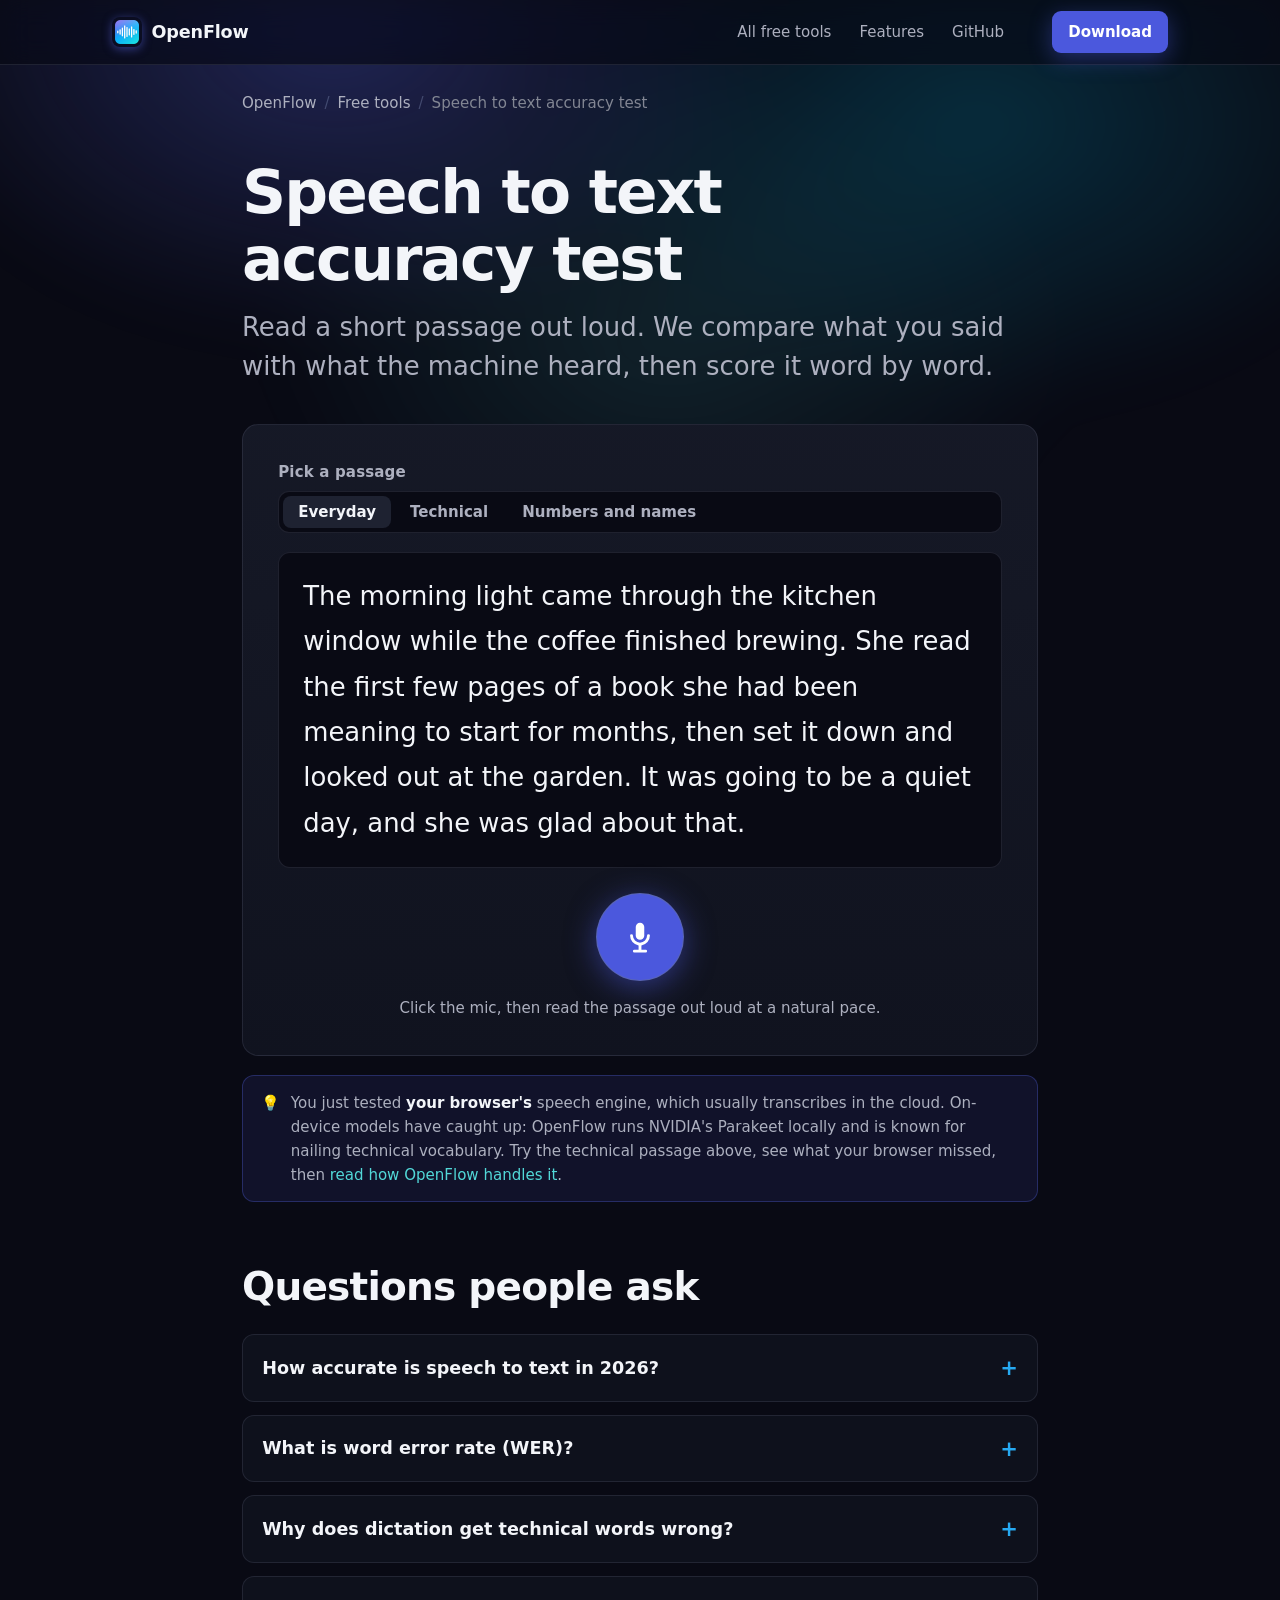
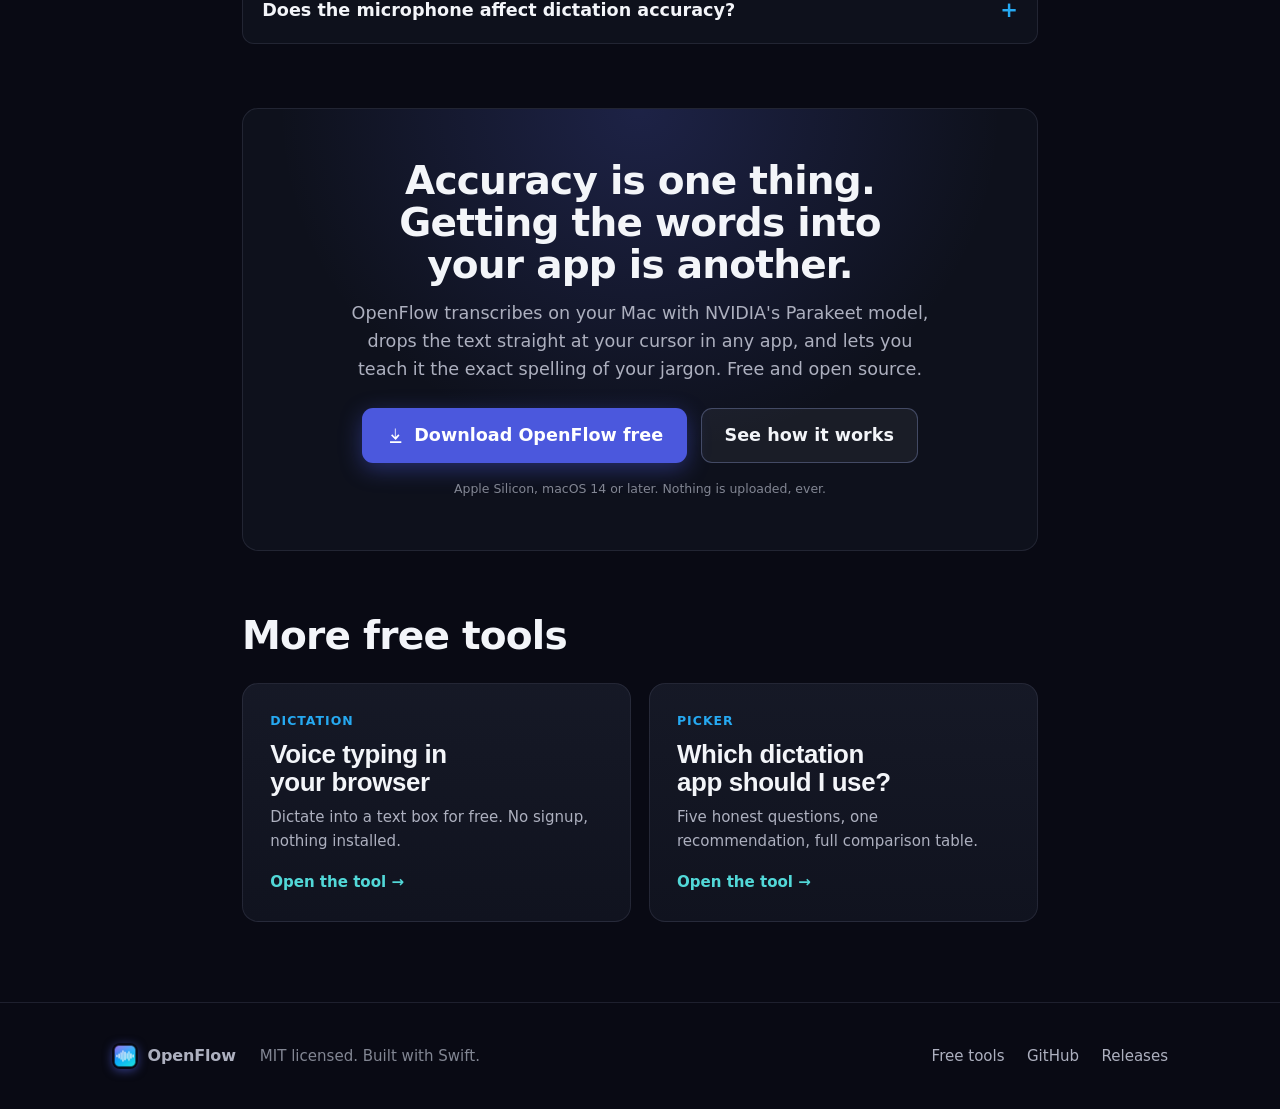
<file: docs/tools/speech-to-text-accuracy-test.html>
<!DOCTYPE html>
<html lang="en">
<head>
<meta charset="UTF-8">
<meta name="viewport" content="width=device-width, initial-scale=1.0">
<meta name="google-site-verification" content="r5WcXM0pyY4K82C2E__WblAHcsyXCcNfjlECxPGKRw8" />
<title>Speech to Text Accuracy Test: Score Your Dictation Accuracy Free</title>
<meta name="description" content="Read a short passage out loud and see exactly how accurate speech recognition is on your voice. Get a word error rate, an accuracy score, and a word by word diff.">
<link rel="canonical" href="https://robj1925.github.io/open-flow/tools/speech-to-text-accuracy-test.html">

<meta property="og:type" content="website">
<meta property="og:url" content="https://robj1925.github.io/open-flow/tools/speech-to-text-accuracy-test.html">
<meta property="og:title" content="Speech to Text Accuracy Test">
<meta property="og:description" content="Read a passage out loud, get scored on accuracy and word error rate, and see exactly which words the machine missed.">
<meta property="og:image" content="https://robj1925.github.io/open-flow/images/og-card.png">
<meta name="twitter:card" content="summary_large_image">

<link rel="icon" type="image/png" sizes="32x32" href="../images/favicon-32.png">
<link rel="icon" type="image/png" sizes="16x16" href="../images/favicon-16.png">
<link rel="apple-touch-icon" sizes="180x180" href="../images/apple-touch-icon.png">

<link rel="preconnect" href="https://api.fontshare.com" crossorigin>
<link href="https://api.fontshare.com/v2/css?f[]=clash-display@600,500&f[]=general-sans@400,500,600,700&display=swap" rel="stylesheet">
<link rel="stylesheet" href="tools.css">

<script type="application/ld+json">
{
  "@context": "https://schema.org",
  "@graph": [
    {
      "@type": "WebApplication",
      "name": "Speech to Text Accuracy Test",
      "url": "https://robj1925.github.io/open-flow/tools/speech-to-text-accuracy-test.html",
      "applicationCategory": "UtilityApplication",
      "operatingSystem": "Any (runs in the browser)",
      "description": "Free speech recognition accuracy test. Read a reference passage aloud and get a word error rate, an accuracy percentage, and a word by word diff of what the engine heard.",
      "offers": { "@type": "Offer", "price": "0", "priceCurrency": "USD" },
      "author": { "@type": "Person", "name": "Robby J", "url": "https://automatewithrobby.fyi/" }
    },
    {
      "@type": "BreadcrumbList",
      "itemListElement": [
        { "@type": "ListItem", "position": 1, "name": "OpenFlow", "item": "https://robj1925.github.io/open-flow/" },
        { "@type": "ListItem", "position": 2, "name": "Free Tools", "item": "https://robj1925.github.io/open-flow/tools/" },
        { "@type": "ListItem", "position": 3, "name": "Speech to Text Accuracy Test", "item": "https://robj1925.github.io/open-flow/tools/speech-to-text-accuracy-test.html" }
      ]
    },
    {
      "@type": "FAQPage",
      "mainEntity": [
        {
          "@type": "Question",
          "name": "How accurate is speech to text in 2026?",
          "acceptedAnswer": { "@type": "Answer", "text": "Modern engines reach roughly 95 to 98 percent accuracy on clear speech in a quiet room. The remaining errors cluster in predictable places: technical vocabulary, proper names, numbers, strong accents, and background noise. Everyday conversational text is close to solved, specialist vocabulary is not." }
        },
        {
          "@type": "Question",
          "name": "What is word error rate (WER)?",
          "acceptedAnswer": { "@type": "Answer", "text": "Word error rate is the standard accuracy measure for speech recognition. It adds up substitutions, insertions, and deletions, then divides by the number of words in the reference text. A WER of 5 percent means 95 percent accuracy. This tool computes it by aligning what you read against what the engine heard." }
        },
        {
          "@type": "Question",
          "name": "Why does dictation get technical words wrong?",
          "acceptedAnswer": { "@type": "Answer", "text": "Speech models predict likely words, and rare technical terms are unlikely by definition, so the engine substitutes a common word that sounds similar. Apps with a custom dictionary solve this: OpenFlow lets you map what you say to the exact spelling you want, so kubectl comes out as kubectl every time." }
        },
        {
          "@type": "Question",
          "name": "Does the microphone affect dictation accuracy?",
          "acceptedAnswer": { "@type": "Answer", "text": "Quite a lot. A quiet room and a decent microphone positioned near your mouth can move accuracy several points. Bluetooth headsets often run at a lower sample rate than a built-in mic, which can make them worse for dictation despite feeling more convenient." }
        }
      ]
    }
  ]
}
</script>
<style>
  .passage{
    font-size:var(--step-1); line-height:1.75; color:var(--ink);
    background:var(--bg); border:1px solid var(--border); border-radius:12px;
    padding:1.3rem 1.5rem;
  }
  .diff-box{
    background:var(--bg); border:1px solid var(--border); border-radius:12px;
    padding:1rem 1.2rem; line-height:1.9; font-size:var(--step--1); color:var(--muted);
  }
  .d-miss{ background:oklch(0.68 0.19 25 / .22); color:oklch(0.86 0.12 25); border-radius:4px; padding:.05em .3em; font-weight:600; }
  .d-extra{ background:oklch(0.83 0.14 85 / .18); color:oklch(0.88 0.12 85); border-radius:4px; padding:.05em .3em; font-weight:600; }
  .d-ok{ color:var(--faint); }
  .legend{ display:flex; gap:1.2rem; flex-wrap:wrap; font-size:var(--step--2); color:var(--faint); margin-bottom:.7rem; }
  .legend span{ display:inline-flex; align-items:center; gap:.4rem; }
  .swatch{ width:12px; height:12px; border-radius:3px; display:inline-block; }
  .rec-wrap{ display:flex; flex-direction:column; align-items:center; gap:.9rem; }
  .status{ font-size:var(--step--1); color:var(--muted); min-height:1.5em; text-align:center; }
</style>
</head>
<body>
<div class="glow" aria-hidden="true"></div>

<header class="nav">
  <div class="wrap nav-inner">
    <a class="brand" href="../index.html" aria-label="OpenFlow home">
      <img class="logo" src="../images/icon.png" alt="" width="30" height="30" onerror="this.style.display='none'">
      OpenFlow
    </a>
    <nav class="nav-links" aria-label="Primary">
      <a href="index.html">All free tools</a>
      <a href="../index.html#features">Features</a>
      <a href="https://github.com/Robj1925/open-flow">GitHub</a>
    </nav>
    <a class="btn btn-primary btn-sm nav-cta" href="https://github.com/Robj1925/open-flow/releases/latest/download/OpenFlow.zip">Download</a>
  </div>
</header>

<main>
  <div class="wrap-narrow">
    <nav class="crumbs" aria-label="Breadcrumb">
      <a href="../index.html">OpenFlow</a> <span class="sep">/</span>
      <a href="index.html">Free tools</a> <span class="sep">/</span>
      <span>Speech to text accuracy test</span>
    </nav>

    <section class="tool-hero">
      <h1>Speech to text accuracy test</h1>
      <p class="sub">Read a short passage out loud. We compare what you said with what the machine heard, then score it word by word.</p>
    </section>

    <div id="unsupported" class="notice warn" style="display:none">
      <span aria-hidden="true">&#9888;</span>
      <span>This test needs the browser speech recognition API, which <b>Chrome, Edge, and Safari</b> support. Firefox does not have it yet. Open this page in one of those browsers to run the test.</span>
    </div>

    <div id="tool">
      <section class="panel" aria-label="Accuracy test">
        <div class="field" style="margin-bottom:1.2rem">
          <label id="passLabel">Pick a passage</label>
          <div class="seg" role="group" aria-labelledby="passLabel">
            <button type="button" data-p="0" class="active">Everyday</button>
            <button type="button" data-p="1">Technical</button>
            <button type="button" data-p="2">Numbers and names</button>
          </div>
        </div>

        <p class="passage" id="passage"></p>

        <div class="rec-wrap" style="margin-top:1.6rem">
          <button class="rec-btn" id="rec" type="button" aria-label="Start reading the passage">
            <svg viewBox="0 0 24 24" fill="currentColor" aria-hidden="true"><path d="M12 14a3 3 0 0 0 3-3V5a3 3 0 0 0-6 0v6a3 3 0 0 0 3 3z"/><path d="M19 11a1 1 0 1 0-2 0 5 5 0 0 1-10 0 1 1 0 1 0-2 0 7 7 0 0 0 6 6.92V21H8a1 1 0 1 0 0 2h8a1 1 0 1 0 0-2h-3v-3.08A7 7 0 0 0 19 11z"/></svg>
          </button>
          <p class="status" id="status" aria-live="polite">Click the mic, then read the passage out loud at a natural pace.</p>
        </div>
      </section>

      <section class="panel" id="results" style="display:none" aria-label="Results">
        <div style="text-align:center">
          <div class="big-num" id="acc">0%</div>
          <div class="big-label">accuracy on this passage</div>
        </div>

        <div class="stat-row" style="margin-top:1.6rem">
          <div class="stat"><div class="n" id="sRef">0</div><div class="l">words in the passage</div></div>
          <div class="stat good"><div class="n" id="sOk">0</div><div class="l">heard correctly</div></div>
          <div class="stat bad"><div class="n" id="sMiss">0</div><div class="l">missed or wrong</div></div>
          <div class="stat warn"><div class="n" id="sExtra">0</div><div class="l">extra words</div></div>
        </div>

        <div class="stat-row" style="margin-top:1rem">
          <div class="stat accent"><div class="n" id="sGrade">A</div><div class="l">grade</div></div>
          <div class="stat"><div class="n" id="sWer">0%</div><div class="l">word error rate</div></div>
        </div>

        <div style="margin-top:1.6rem">
          <div class="legend">
            <span><i class="swatch" style="background:oklch(0.68 0.19 25 / .5)"></i> Missed or misheard</span>
            <span><i class="swatch" style="background:oklch(0.83 0.14 85 / .45)"></i> Words it added</span>
          </div>
          <p style="font-size:var(--step--1); color:var(--muted); font-weight:600; margin-bottom:.5rem">The passage, with what it missed</p>
          <div class="diff-box" id="diffRef"></div>
          <p style="font-size:var(--step--1); color:var(--muted); font-weight:600; margin:1rem 0 .5rem">What the engine actually heard</p>
          <div class="diff-box" id="diffHyp"></div>
        </div>

        <button class="btn btn-ghost" id="again" type="button" style="margin-top:1.4rem">Try again</button>
      </section>

      <p class="notice" style="margin-top:1.2rem">
        <span aria-hidden="true">&#128161;</span>
        <span>You just tested <b>your browser's</b> speech engine, which usually transcribes in the cloud. On-device models have caught up: OpenFlow runs NVIDIA's Parakeet locally and is known for nailing technical vocabulary. Try the technical passage above, see what your browser missed, then <a href="../index.html" style="color:var(--teal)">read how OpenFlow handles it</a>.</span>
      </p>
    </div>

    <section class="band" aria-label="FAQ">
      <div class="section-head"><h2>Questions people ask</h2></div>
      <div class="faq">
        <details>
          <summary>How accurate is speech to text in 2026?</summary>
          <p>Modern engines reach roughly 95 to 98 percent accuracy on clear speech in a quiet room. The remaining errors cluster in predictable places: technical vocabulary, proper names, numbers, strong accents, and background noise. Everyday conversational text is close to solved. Specialist vocabulary is not.</p>
        </details>
        <details>
          <summary>What is word error rate (WER)?</summary>
          <p>Word error rate is the standard accuracy measure for speech recognition. It adds up substitutions, insertions, and deletions, then divides by the number of words in the reference text. A WER of 5 percent means 95 percent accuracy. This tool computes it by aligning what you read against what the engine heard.</p>
        </details>
        <details>
          <summary>Why does dictation get technical words wrong?</summary>
          <p>Speech models predict likely words, and rare technical terms are unlikely by definition, so the engine substitutes a common word that sounds similar. Apps with a custom dictionary solve this: <a href="../index.html">OpenFlow</a> lets you map what you say to the exact spelling you want, so kubectl comes out as kubectl every time.</p>
        </details>
        <details>
          <summary>Does the microphone affect dictation accuracy?</summary>
          <p>Quite a lot. A quiet room and a decent mic near your mouth can move accuracy several points. Bluetooth headsets often run at a lower sample rate than a built-in mic, which can make them worse for dictation despite feeling more convenient.</p>
        </details>
      </div>
    </section>

    <section class="of-cta" aria-label="Download OpenFlow">
      <h2>Accuracy is one thing. Getting the words into your app is another.</h2>
      <p>OpenFlow transcribes on your Mac with NVIDIA's Parakeet model, drops the text straight at your cursor in any app, and lets you teach it the exact spelling of your jargon. Free and open source.</p>
      <div class="btns">
        <a class="btn btn-primary" href="https://github.com/Robj1925/open-flow/releases/latest/download/OpenFlow.zip">
          <svg viewBox="0 0 24 24" fill="currentColor" aria-hidden="true"><path d="M12 3v10.6l3.3-3.3 1.4 1.4L12 17.4 6.3 11.7l1.4-1.4L11 13.6V3h1zM5 19h14v2H5z"/></svg>
          Download OpenFlow free
        </a>
        <a class="btn btn-ghost" href="../index.html">See how it works</a>
      </div>
      <p class="fine">Apple Silicon, macOS 14 or later. Nothing is uploaded, ever.</p>
    </section>

    <section class="band" aria-label="More tools" style="padding-bottom:0">
      <div class="section-head"><h2>More free tools</h2></div>
      <div class="tools-grid">
        <a class="tool-card" href="voice-typing.html"><span class="kicker">Dictation</span><h3>Voice typing in your browser</h3><p>Dictate into a text box for free. No signup, nothing installed.</p><span class="go">Open the tool &rarr;</span></a>
        <a class="tool-card" href="dictation-app-picker.html"><span class="kicker">Picker</span><h3>Which dictation app should I use?</h3><p>Five honest questions, one recommendation, full comparison table.</p><span class="go">Open the tool &rarr;</span></a>
      </div>
    </section>
  </div>
</main>

<footer>
  <div class="wrap foot-inner">
    <a class="brand" href="../index.html">
      <img class="logo" src="../images/icon.png" alt="" width="26" height="26" style="width:26px;height:26px" onerror="this.style.display='none'">
      OpenFlow
    </a>
    <span>MIT licensed. Built with Swift.</span>
    <div class="foot-links">
      <a href="index.html">Free tools</a>
      <a href="https://github.com/Robj1925/open-flow">GitHub</a>
      <a href="https://github.com/Robj1925/open-flow/releases">Releases</a>
    </div>
  </div>
</footer>

<script>
(function(){
  const SR = window.SpeechRecognition || window.webkitSpeechRecognition;
  if (!SR){
    document.getElementById('unsupported').style.display = '';
    document.getElementById('tool').style.display = 'none';
    return;
  }

  const PASSAGES = [
    "The morning light came through the kitchen window while the coffee finished brewing. She read the first few pages of a book she had been meaning to start for months, then set it down and looked out at the garden. It was going to be a quiet day, and she was glad about that.",
    "Run npm install first, then apply the migration with kubectl before restarting the pod. The PostgreSQL query was slow until we added an index, and the OAuth token refresh now happens inside an async await block. Check the JSON response for the status field before you deploy to Kubernetes.",
    "On March 14th, 2026, Maria Gonzalez paid $1,249.99 for the flight to Reykjavik. Her confirmation number was 8675309 and the meeting with Dr. Patel starts at 3:45 in the afternoon. Call 555 0134 if the schedule changes before Thursday."
  ];

  const passage = document.getElementById('passage');
  const seg = document.querySelector('.seg');
  const rec = document.getElementById('rec');
  const status = document.getElementById('status');
  const results = document.getElementById('results');
  const again = document.getElementById('again');

  let current = 0;
  let recognition = null;
  let listening = false;
  let finalText = '';
  let idleTimer = null;

  passage.textContent = PASSAGES[current];

  seg.addEventListener('click', e => {
    const btn = e.target.closest('button[data-p]');
    if (!btn || listening) return;
    seg.querySelectorAll('button').forEach(b => b.classList.remove('active'));
    btn.classList.add('active');
    current = parseInt(btn.dataset.p, 10);
    passage.textContent = PASSAGES[current];
    results.style.display = 'none';
    status.textContent = 'Click the mic, then read the passage out loud at a natural pace.';
  });

  const escapeHtml = s => s.replace(/[&<>"]/g, c => ({'&':'&amp;','<':'&lt;','>':'&gt;','"':'&quot;'}[c]));

  // Normalize for scoring: lowercase, drop punctuation, collapse whitespace.
  function words(text){
    return text.toLowerCase()
      .replace(/[^\w\s'’]/g, ' ')
      .replace(/\s+/g, ' ')
      .trim()
      .split(' ')
      .filter(Boolean);
  }

  // Word-level Levenshtein with backtrace, so we can show which words went wrong.
  function align(ref, hyp){
    const n = ref.length, m = hyp.length;
    const d = Array.from({length: n + 1}, () => new Int32Array(m + 1));
    for (let i = 0; i <= n; i++) d[i][0] = i;
    for (let j = 0; j <= m; j++) d[0][j] = j;
    for (let i = 1; i <= n; i++){
      for (let j = 1; j <= m; j++){
        const cost = ref[i-1] === hyp[j-1] ? 0 : 1;
        d[i][j] = Math.min(d[i-1][j] + 1, d[i][j-1] + 1, d[i-1][j-1] + cost);
      }
    }
    const ops = [];
    let i = n, j = m;
    while (i > 0 || j > 0){
      if (i > 0 && j > 0 && d[i][j] === d[i-1][j-1] + (ref[i-1] === hyp[j-1] ? 0 : 1)){
        ops.push({op: ref[i-1] === hyp[j-1] ? 'ok' : 'sub', r: i-1, h: j-1});
        i--; j--;
      } else if (i > 0 && d[i][j] === d[i-1][j] + 1){
        ops.push({op: 'del', r: i-1, h: -1}); i--;
      } else {
        ops.push({op: 'ins', r: -1, h: j-1}); j--;
      }
    }
    ops.reverse();
    return ops;
  }

  function gradeFor(acc){
    if (acc >= 98) return ['A+', 'good'];
    if (acc >= 95) return ['A', 'good'];
    if (acc >= 90) return ['B', 'accent'];
    if (acc >= 80) return ['C', 'warn'];
    if (acc >= 70) return ['D', 'warn'];
    return ['F', 'bad'];
  }

  function score(){
    const ref = words(PASSAGES[current]);
    const hyp = words(finalText);
    if (!hyp.length){
      status.textContent = 'We did not catch anything. Check your mic permission and try again.';
      return;
    }
    const ops = align(ref, hyp);
    let ok = 0, sub = 0, del = 0, ins = 0;
    for (const o of ops){
      if (o.op === 'ok') ok++;
      else if (o.op === 'sub') sub++;
      else if (o.op === 'del') del++;
      else ins++;
    }
    const wer = (sub + del + ins) / Math.max(ref.length, 1);
    const acc = Math.max(0, (1 - wer) * 100);
    const [letter, tone] = gradeFor(acc);

    document.getElementById('acc').textContent = acc.toFixed(1) + '%';
    document.getElementById('sRef').textContent = ref.length;
    document.getElementById('sOk').textContent = ok;
    document.getElementById('sMiss').textContent = sub + del;
    document.getElementById('sExtra').textContent = ins;
    document.getElementById('sWer').textContent = (wer * 100).toFixed(1) + '%';
    const gradeEl = document.getElementById('sGrade');
    gradeEl.textContent = letter;
    gradeEl.parentElement.className = 'stat ' + tone;

    // Reference line: mark substituted and deleted words.
    const refHtml = [];
    const hypHtml = [];
    for (const o of ops){
      if (o.op === 'ok'){
        refHtml.push('<span class="d-ok">' + escapeHtml(ref[o.r]) + '</span>');
        hypHtml.push('<span class="d-ok">' + escapeHtml(hyp[o.h]) + '</span>');
      } else if (o.op === 'sub'){
        refHtml.push('<span class="d-miss">' + escapeHtml(ref[o.r]) + '</span>');
        hypHtml.push('<span class="d-miss">' + escapeHtml(hyp[o.h]) + '</span>');
      } else if (o.op === 'del'){
        refHtml.push('<span class="d-miss">' + escapeHtml(ref[o.r]) + '</span>');
      } else {
        hypHtml.push('<span class="d-extra">' + escapeHtml(hyp[o.h]) + '</span>');
      }
    }
    document.getElementById('diffRef').innerHTML = refHtml.join(' ');
    document.getElementById('diffHyp').innerHTML = hypHtml.join(' ');

    results.style.display = '';
    status.textContent = 'Scored. Read it again any time, or switch passages above.';
    results.scrollIntoView({behavior: 'smooth', block: 'nearest'});
  }

  function stop(){
    if (!listening) return;
    listening = false;
    clearTimeout(idleTimer);
    rec.classList.remove('recording');
    rec.setAttribute('aria-label', 'Start reading the passage');
    try { recognition.stop(); } catch(e){}
    score();
  }

  function armIdleStop(){
    clearTimeout(idleTimer);
    // Auto-finish 8 seconds after the last thing we heard.
    idleTimer = setTimeout(stop, 8000);
  }

  function start(){
    finalText = '';
    results.style.display = 'none';
    recognition = new SR();
    recognition.lang = 'en-US';
    recognition.continuous = true;
    recognition.interimResults = true;

    recognition.onresult = e => {
      for (let i = e.resultIndex; i < e.results.length; i++){
        if (e.results[i].isFinal) finalText += e.results[i][0].transcript + ' ';
      }
      armIdleStop();
    };
    recognition.onerror = e => {
      if (e.error === 'no-speech') return;
      listening = false;
      rec.classList.remove('recording');
      status.textContent = e.error === 'not-allowed'
        ? 'Microphone blocked. Allow mic access for this page in your browser, then try again.'
        : 'Speech recognition error: ' + e.error;
    };
    // Chrome ends the session on its own after a pause, so restart while testing.
    recognition.onend = () => { if (listening) { try { recognition.start(); } catch(e){} } };

    listening = true;
    rec.classList.add('recording');
    rec.setAttribute('aria-label', 'Stop and score');
    status.textContent = 'Listening. Read the passage, then click again to score (it also stops on its own).';
    try { recognition.start(); } catch(e){}
    armIdleStop();
  }

  rec.addEventListener('click', () => listening ? stop() : start());
  again.addEventListener('click', () => { results.style.display = 'none'; start(); });
})();
</script>
</body>
</html>
</file>
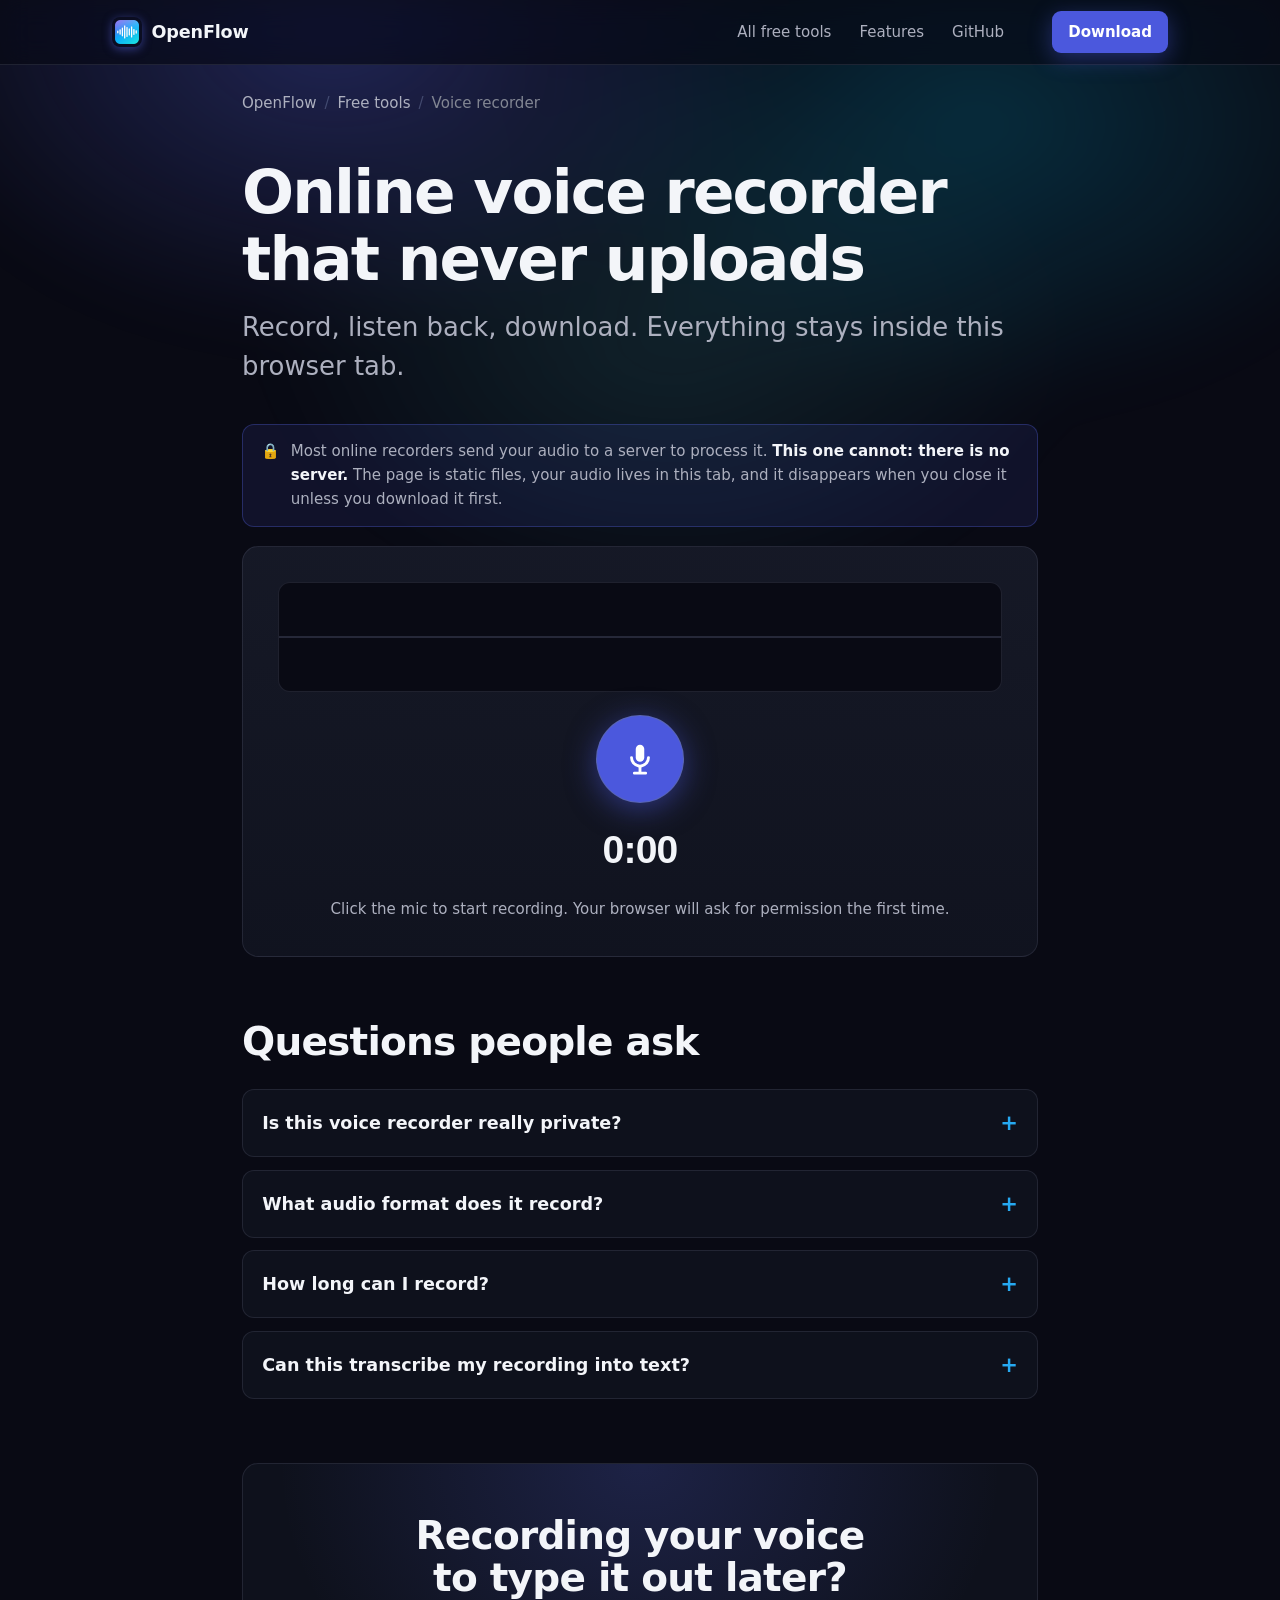
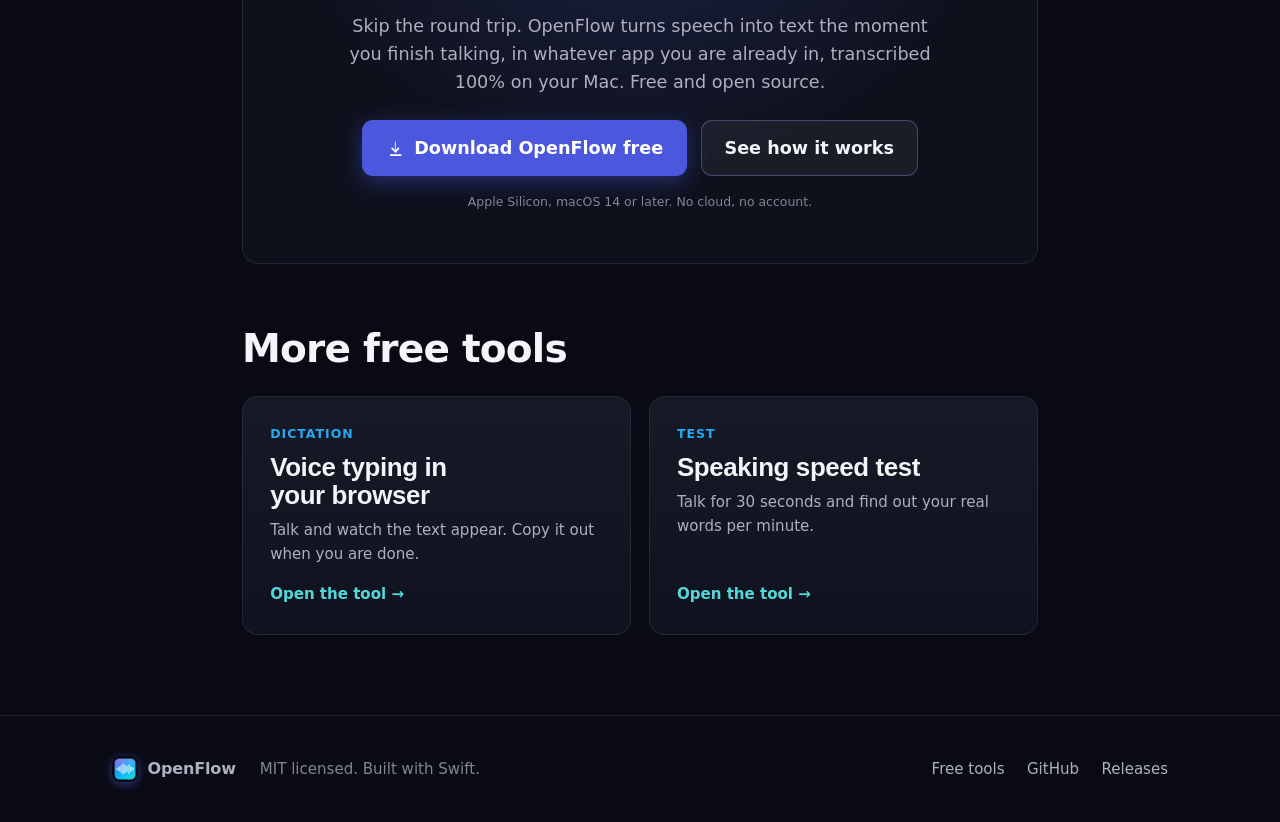
<file: docs/tools/voice-recorder.html>
<!DOCTYPE html>
<html lang="en">
<head>
<meta charset="UTF-8">
<meta name="viewport" content="width=device-width, initial-scale=1.0">
<meta name="google-site-verification" content="r5WcXM0pyY4K82C2E__WblAHcsyXCcNfjlECxPGKRw8" />
<title>Free Online Voice Recorder: Private, In Your Browser, No Upload</title>
<meta name="description" content="Record your voice in the browser, listen back, and download the file. Nothing is uploaded because there is no server. Free, no signup, works on Mac and Windows.">
<link rel="canonical" href="https://robj1925.github.io/open-flow/tools/voice-recorder.html">

<meta property="og:type" content="website">
<meta property="og:url" content="https://robj1925.github.io/open-flow/tools/voice-recorder.html">
<meta property="og:title" content="Online Voice Recorder That Never Uploads">
<meta property="og:description" content="Record, listen back, and download. Your audio stays in the browser tab because there is no server behind this page.">
<meta property="og:image" content="https://robj1925.github.io/open-flow/images/og-card.png">
<meta name="twitter:card" content="summary_large_image">

<link rel="icon" type="image/png" sizes="32x32" href="../images/favicon-32.png">
<link rel="icon" type="image/png" sizes="16x16" href="../images/favicon-16.png">
<link rel="apple-touch-icon" sizes="180x180" href="../images/apple-touch-icon.png">

<link rel="preconnect" href="https://api.fontshare.com" crossorigin>
<link href="https://api.fontshare.com/v2/css?f[]=clash-display@600,500&f[]=general-sans@400,500,600,700&display=swap" rel="stylesheet">
<link rel="stylesheet" href="tools.css">

<script type="application/ld+json">
{
  "@context": "https://schema.org",
  "@graph": [
    {
      "@type": "WebApplication",
      "name": "Online Voice Recorder",
      "url": "https://robj1925.github.io/open-flow/tools/voice-recorder.html",
      "applicationCategory": "MultimediaApplication",
      "operatingSystem": "Any (runs in the browser)",
      "description": "Free online voice recorder that runs entirely in your browser. Record, play back, and download audio with no upload, no account, and no server.",
      "offers": { "@type": "Offer", "price": "0", "priceCurrency": "USD" },
      "author": { "@type": "Person", "name": "Robby J", "url": "https://automatewithrobby.fyi/" }
    },
    {
      "@type": "BreadcrumbList",
      "itemListElement": [
        { "@type": "ListItem", "position": 1, "name": "OpenFlow", "item": "https://robj1925.github.io/open-flow/" },
        { "@type": "ListItem", "position": 2, "name": "Free Tools", "item": "https://robj1925.github.io/open-flow/tools/" },
        { "@type": "ListItem", "position": 3, "name": "Online Voice Recorder", "item": "https://robj1925.github.io/open-flow/tools/voice-recorder.html" }
      ]
    },
    {
      "@type": "FAQPage",
      "mainEntity": [
        {
          "@type": "Question",
          "name": "Is this voice recorder really private?",
          "acceptedAnswer": { "@type": "Answer", "text": "Yes. This page is served as static files with no backend, so there is nowhere for audio to be sent. The recording is held in your browser's memory and written to your disk only when you press Download. Close the tab and it is gone." }
        },
        {
          "@type": "Question",
          "name": "What audio format does it record?",
          "acceptedAnswer": { "@type": "Answer", "text": "It depends on your browser. Safari records M4A (AAC), while Chrome and Edge record WebM with the Opus codec. Both play in modern browsers and in most editing software. If you specifically need MP3, convert the downloaded file with any audio converter." }
        },
        {
          "@type": "Question",
          "name": "How long can I record?",
          "acceptedAnswer": { "@type": "Answer", "text": "There is no built-in time limit. The practical ceiling is your device memory, since the audio is held in the tab until you download it. Hours are usually fine, but for long sessions it is safer to download in chunks rather than recording one enormous take." }
        },
        {
          "@type": "Question",
          "name": "Can this transcribe my recording into text?",
          "acceptedAnswer": { "@type": "Answer", "text": "Not this tool, it only records audio. If what you actually want is speech turned into text as you speak, that is dictation: OpenFlow does it free and entirely on your Mac, dropping the text wherever your cursor is." }
        }
      ]
    }
  ]
}
</script>
<style>
  .rec-wrap{ display:flex; flex-direction:column; align-items:center; gap:1rem; }
  .timer{ font-family:"Clash Display",sans-serif; font-size:var(--step-2); font-weight:600; letter-spacing:-0.02em; color:var(--ink); }
  .status{ font-size:var(--step--1); color:var(--muted); text-align:center; min-height:1.5em; }
  canvas#viz{ width:100%; height:110px; display:block; background:var(--bg); border:1px solid var(--border); border-radius:12px; }
  .take{
    background:var(--bg); border:1px solid var(--border); border-radius:12px;
    padding:1rem 1.2rem; display:flex; flex-direction:column; gap:.75rem;
  }
  .take + .take{ margin-top:.8rem; }
  .take-head{ display:flex; align-items:baseline; gap:.7rem; flex-wrap:wrap; }
  .take-head h3{ font-family:"General Sans",sans-serif; font-size:var(--step-0); font-weight:600; }
  .take-head .meta{ font-size:var(--step--2); color:var(--faint); }
  .take audio{ width:100%; }
  .take-actions{ display:flex; gap:.6rem; flex-wrap:wrap; }
</style>
</head>
<body>
<div class="glow" aria-hidden="true"></div>

<header class="nav">
  <div class="wrap nav-inner">
    <a class="brand" href="../index.html" aria-label="OpenFlow home">
      <img class="logo" src="../images/icon.png" alt="" width="30" height="30" onerror="this.style.display='none'">
      OpenFlow
    </a>
    <nav class="nav-links" aria-label="Primary">
      <a href="index.html">All free tools</a>
      <a href="../index.html#features">Features</a>
      <a href="https://github.com/Robj1925/open-flow">GitHub</a>
    </nav>
    <a class="btn btn-primary btn-sm nav-cta" href="https://github.com/Robj1925/open-flow/releases/latest/download/OpenFlow.zip">Download</a>
  </div>
</header>

<main>
  <div class="wrap-narrow">
    <nav class="crumbs" aria-label="Breadcrumb">
      <a href="../index.html">OpenFlow</a> <span class="sep">/</span>
      <a href="index.html">Free tools</a> <span class="sep">/</span>
      <span>Voice recorder</span>
    </nav>

    <section class="tool-hero">
      <h1>Online voice recorder that never uploads</h1>
      <p class="sub">Record, listen back, download. Everything stays inside this browser tab.</p>
    </section>

    <p class="notice">
      <span aria-hidden="true">&#128274;</span>
      <span>Most online recorders send your audio to a server to process it. <b>This one cannot: there is no server.</b> The page is static files, your audio lives in this tab, and it disappears when you close it unless you download it first.</span>
    </p>

    <div id="unsupported" class="notice warn" style="display:none; margin-top:1rem">
      <span aria-hidden="true">&#9888;</span>
      <span>Your browser does not support in-page audio recording (it needs MediaRecorder). Try the current version of <b>Chrome, Edge, Safari, or Firefox</b>.</span>
    </div>

    <div id="tool">
      <section class="panel" style="margin-top:1.2rem" aria-label="Recorder">
        <canvas id="viz" width="1200" height="220" aria-hidden="true"></canvas>
        <div class="rec-wrap" style="margin-top:1.4rem">
          <button class="rec-btn" id="rec" type="button" aria-label="Start recording">
            <svg viewBox="0 0 24 24" fill="currentColor" aria-hidden="true"><path d="M12 14a3 3 0 0 0 3-3V5a3 3 0 0 0-6 0v6a3 3 0 0 0 3 3z"/><path d="M19 11a1 1 0 1 0-2 0 5 5 0 0 1-10 0 1 1 0 1 0-2 0 7 7 0 0 0 6 6.92V21H8a1 1 0 1 0 0 2h8a1 1 0 1 0 0-2h-3v-3.08A7 7 0 0 0 19 11z"/></svg>
          </button>
          <div class="timer" id="timer" aria-live="off">0:00</div>
          <p class="status" id="status" aria-live="polite">Click the mic to start recording. Your browser will ask for permission the first time.</p>
        </div>
      </section>

      <section class="panel" id="takesPanel" style="display:none" aria-label="Your recordings">
        <h2>Your recordings</h2>
        <p style="color:var(--muted); font-size:var(--step--1); margin-top:.4rem">These live in this tab only. Download anything you want to keep.</p>
        <div id="takes" style="margin-top:1.2rem"></div>
      </section>
    </div>

    <section class="band" aria-label="FAQ">
      <div class="section-head"><h2>Questions people ask</h2></div>
      <div class="faq">
        <details>
          <summary>Is this voice recorder really private?</summary>
          <p>Yes. This page is static files with no backend, so there is nowhere for audio to be sent. The recording is held in your browser's memory and written to your disk only when you press Download. Close the tab and it is gone. The <a href="https://github.com/Robj1925/open-flow">source is on GitHub</a> if you want to check.</p>
        </details>
        <details>
          <summary>What audio format does it record?</summary>
          <p>It depends on your browser. Safari records M4A (AAC), Chrome and Edge record WebM with the Opus codec. Both play in modern browsers and most editing software. If you need MP3 specifically, convert the downloaded file with any audio converter.</p>
        </details>
        <details>
          <summary>How long can I record?</summary>
          <p>There is no built-in limit. The practical ceiling is your device memory, since audio is held in the tab until you download. Hours are usually fine, but for long sessions it is safer to record and download in chunks.</p>
        </details>
        <details>
          <summary>Can this transcribe my recording into text?</summary>
          <p>Not this tool, it only records. If what you want is speech turned into text as you speak, that is dictation: <a href="../index.html">OpenFlow</a> does it free and entirely on your Mac, dropping the words wherever your cursor is. For a quick browser version, try <a href="voice-typing.html">voice typing</a>.</p>
        </details>
      </div>
    </section>

    <section class="of-cta" aria-label="Download OpenFlow">
      <h2>Recording your voice to type it out later?</h2>
      <p>Skip the round trip. OpenFlow turns speech into text the moment you finish talking, in whatever app you are already in, transcribed 100% on your Mac. Free and open source.</p>
      <div class="btns">
        <a class="btn btn-primary" href="https://github.com/Robj1925/open-flow/releases/latest/download/OpenFlow.zip">
          <svg viewBox="0 0 24 24" fill="currentColor" aria-hidden="true"><path d="M12 3v10.6l3.3-3.3 1.4 1.4L12 17.4 6.3 11.7l1.4-1.4L11 13.6V3h1zM5 19h14v2H5z"/></svg>
          Download OpenFlow free
        </a>
        <a class="btn btn-ghost" href="../index.html">See how it works</a>
      </div>
      <p class="fine">Apple Silicon, macOS 14 or later. No cloud, no account.</p>
    </section>

    <section class="band" aria-label="More tools" style="padding-bottom:0">
      <div class="section-head"><h2>More free tools</h2></div>
      <div class="tools-grid">
        <a class="tool-card" href="voice-typing.html"><span class="kicker">Dictation</span><h3>Voice typing in your browser</h3><p>Talk and watch the text appear. Copy it out when you are done.</p><span class="go">Open the tool &rarr;</span></a>
        <a class="tool-card" href="speaking-speed-test.html"><span class="kicker">Test</span><h3>Speaking speed test</h3><p>Talk for 30 seconds and find out your real words per minute.</p><span class="go">Open the tool &rarr;</span></a>
      </div>
    </section>
  </div>
</main>

<footer>
  <div class="wrap foot-inner">
    <a class="brand" href="../index.html">
      <img class="logo" src="../images/icon.png" alt="" width="26" height="26" style="width:26px;height:26px" onerror="this.style.display='none'">
      OpenFlow
    </a>
    <span>MIT licensed. Built with Swift.</span>
    <div class="foot-links">
      <a href="index.html">Free tools</a>
      <a href="https://github.com/Robj1925/open-flow">GitHub</a>
      <a href="https://github.com/Robj1925/open-flow/releases">Releases</a>
    </div>
  </div>
</footer>

<script>
(function(){
  if (!navigator.mediaDevices || !window.MediaRecorder){
    document.getElementById('unsupported').style.display = '';
    document.getElementById('tool').style.display = 'none';
    return;
  }

  const rec = document.getElementById('rec');
  const timerEl = document.getElementById('timer');
  const status = document.getElementById('status');
  const takes = document.getElementById('takes');
  const takesPanel = document.getElementById('takesPanel');
  const canvas = document.getElementById('viz');
  const ctx = canvas.getContext('2d');

  let stream = null, recorder = null, chunks = [], audioCtx = null, analyser = null, raf = 0;
  let startedAt = 0, tick = 0, takeNo = 0, recording = false, mime = '', ext = 'webm';

  const pad = n => String(n).padStart(2, '0');
  const clock = s => Math.floor(s / 60) + ':' + pad(Math.floor(s % 60));
  const size = b => b < 1024*1024 ? (b/1024).toFixed(0) + ' KB' : (b/1024/1024).toFixed(1) + ' MB';

  function pickMime(){
    const candidates = ['audio/mp4', 'audio/webm;codecs=opus', 'audio/webm'];
    for (const c of candidates){
      if (MediaRecorder.isTypeSupported(c)) return c;
    }
    return '';
  }

  function drawIdle(){
    const w = canvas.width, h = canvas.height;
    ctx.clearRect(0, 0, w, h);
    ctx.strokeStyle = 'rgba(150,160,200,0.28)';
    ctx.lineWidth = 3;
    ctx.beginPath();
    ctx.moveTo(0, h/2); ctx.lineTo(w, h/2);
    ctx.stroke();
  }

  function draw(){
    raf = requestAnimationFrame(draw);
    const w = canvas.width, h = canvas.height;
    const buf = new Uint8Array(analyser.fftSize);
    analyser.getByteTimeDomainData(buf);
    ctx.clearRect(0, 0, w, h);
    const grad = ctx.createLinearGradient(0, 0, w, 0);
    grad.addColorStop(0,   '#7c6cf0');
    grad.addColorStop(0.5, '#57a8f5');
    grad.addColorStop(1,   '#6fe3e1');
    ctx.strokeStyle = grad;
    ctx.lineWidth = 3;
    ctx.lineJoin = 'round';
    ctx.beginPath();
    const step = w / buf.length;
    for (let i = 0; i < buf.length; i++){
      const y = (buf[i] / 128) * (h / 2);
      const x = i * step;
      if (i === 0) ctx.moveTo(x, y); else ctx.lineTo(x, y);
    }
    ctx.stroke();
  }

  function addTake(blob, seconds){
    takeNo++;
    const url = URL.createObjectURL(blob);
    const name = 'openflow-recording-' + takeNo + '.' + ext;

    const el = document.createElement('div');
    el.className = 'take';
    el.innerHTML =
      '<div class="take-head"><h3>Recording ' + takeNo + '</h3>' +
      '<span class="meta">' + clock(seconds) + ' &middot; ' + size(blob.size) + '</span></div>';

    const audio = document.createElement('audio');
    audio.controls = true;
    audio.src = url;
    el.appendChild(audio);

    const actions = document.createElement('div');
    actions.className = 'take-actions';

    const dl = document.createElement('a');
    dl.className = 'btn btn-primary btn-sm';
    dl.href = url;
    dl.download = name;
    dl.textContent = 'Download';
    actions.appendChild(dl);

    const del = document.createElement('button');
    del.className = 'btn btn-ghost btn-sm';
    del.type = 'button';
    del.textContent = 'Delete';
    del.addEventListener('click', () => {
      URL.revokeObjectURL(url);
      el.remove();
      if (!takes.children.length) takesPanel.style.display = 'none';
    });
    actions.appendChild(del);

    el.appendChild(actions);
    takes.prepend(el);
    takesPanel.style.display = '';
  }

  async function start(){
    try {
      stream = await navigator.mediaDevices.getUserMedia({audio: true});
    } catch(err){
      status.innerHTML = err && err.name === 'NotAllowedError'
        ? 'Microphone blocked. Click the mic or lock icon in your address bar, allow access for this page, then try again.'
        : 'Could not open the microphone: ' + (err && err.message ? err.message : 'unknown error');
      return;
    }

    mime = pickMime();
    ext = mime.indexOf('mp4') !== -1 ? 'm4a' : 'webm';
    chunks = [];
    recorder = mime ? new MediaRecorder(stream, {mimeType: mime}) : new MediaRecorder(stream);
    recorder.ondataavailable = e => { if (e.data && e.data.size) chunks.push(e.data); };
    recorder.onstop = () => {
      const seconds = (Date.now() - startedAt) / 1000;
      const blob = new Blob(chunks, {type: recorder.mimeType || mime || 'audio/webm'});
      if (blob.size) addTake(blob, seconds);
      // Release the mic so the browser's recording indicator goes away.
      stream.getTracks().forEach(t => t.stop());
      stream = null;
      if (audioCtx){ audioCtx.close(); audioCtx = null; }
      cancelAnimationFrame(raf);
      drawIdle();
    };

    audioCtx = new (window.AudioContext || window.webkitAudioContext)();
    analyser = audioCtx.createAnalyser();
    analyser.fftSize = 1024;
    audioCtx.createMediaStreamSource(stream).connect(analyser);
    draw();

    recorder.start();
    recording = true;
    startedAt = Date.now();
    rec.classList.add('recording');
    rec.setAttribute('aria-label', 'Stop recording');
    status.textContent = 'Recording. Click again to stop.';
    timerEl.textContent = '0:00';
    tick = setInterval(() => {
      timerEl.textContent = clock((Date.now() - startedAt) / 1000);
    }, 250);
  }

  function stop(){
    recording = false;
    clearInterval(tick);
    rec.classList.remove('recording');
    rec.setAttribute('aria-label', 'Start recording');
    status.textContent = 'Saved below. Click the mic to record another.';
    if (recorder && recorder.state !== 'inactive') recorder.stop();
  }

  rec.addEventListener('click', () => recording ? stop() : start());
  drawIdle();
})();
</script>
</body>
</html>
</file>
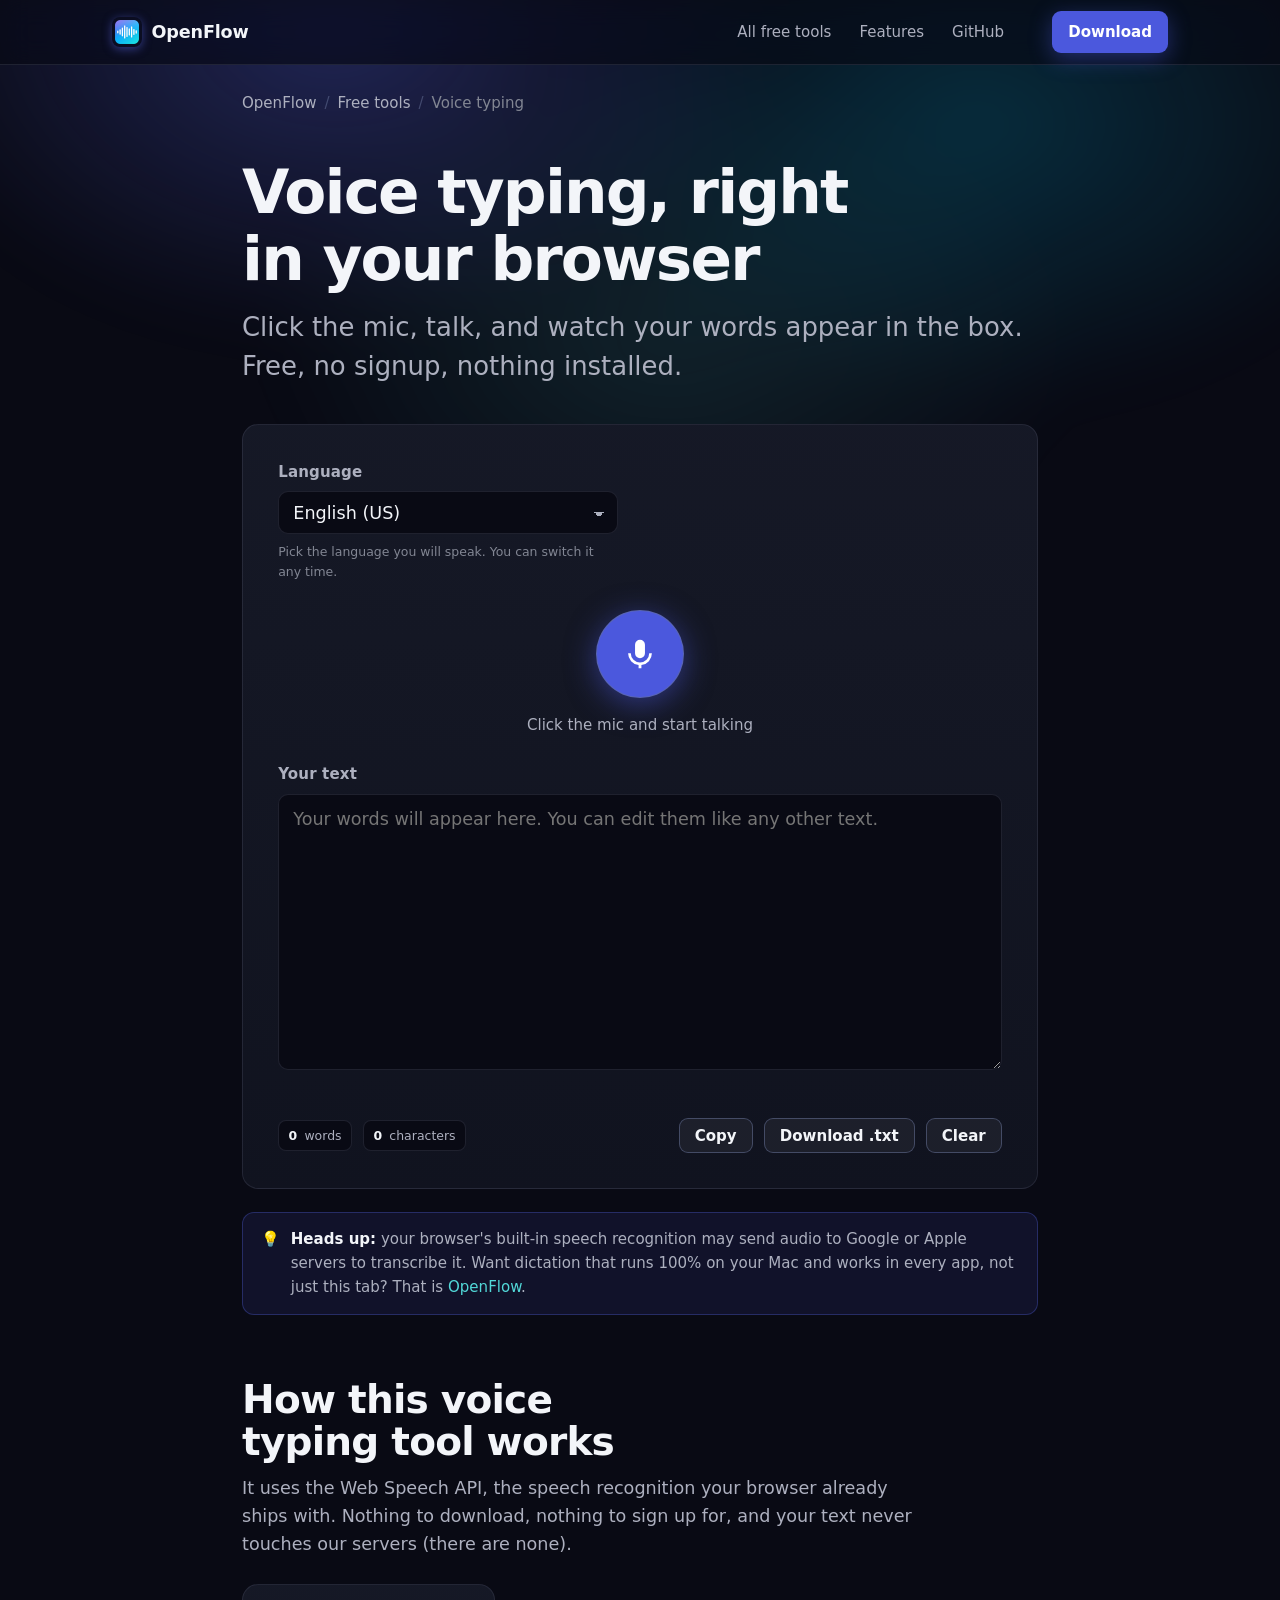
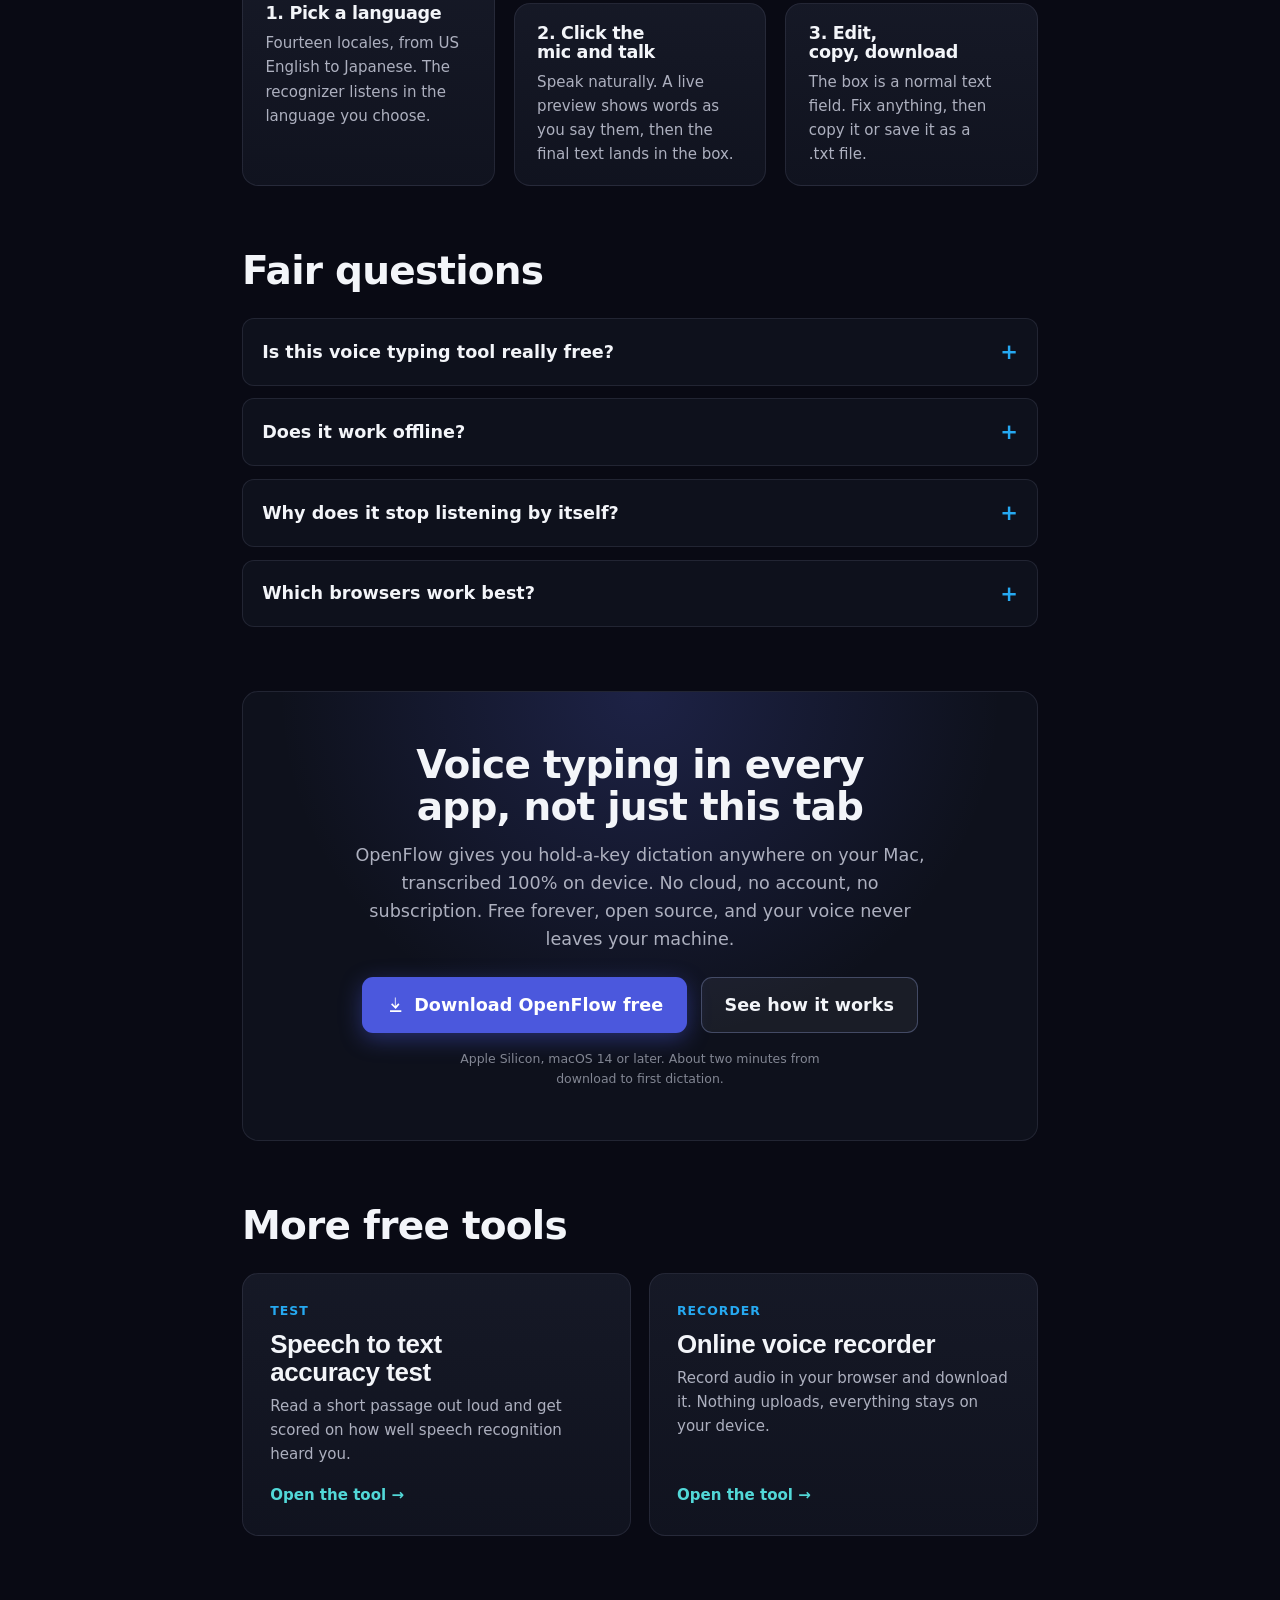
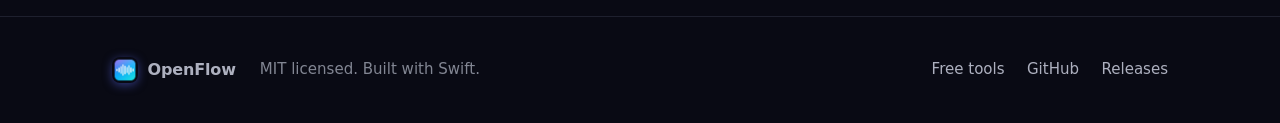
<file: docs/tools/voice-typing.html>
<!DOCTYPE html>
<html lang="en">
<head>
<meta charset="UTF-8">
<meta name="viewport" content="width=device-width, initial-scale=1.0">
<meta name="google-site-verification" content="r5WcXM0pyY4K82C2E__WblAHcsyXCcNfjlECxPGKRw8" />
<title>Free Online Voice Typing: Speech to Text in Your Browser</title>
<meta name="description" content="Free online voice typing: click the mic, speak, and your words appear as text right in your browser. No signup, no install, no word limits. Works in Chrome, Edge, and Safari.">
<link rel="canonical" href="https://robj1925.github.io/open-flow/tools/voice-typing.html">

<meta property="og:type" content="website">
<meta property="og:url" content="https://robj1925.github.io/open-flow/tools/voice-typing.html">
<meta property="og:title" content="Free Online Voice Typing">
<meta property="og:description" content="Click the mic, talk, and watch your words appear. Free speech to text in your browser: no signup, no install, no word limits.">
<meta property="og:image" content="https://robj1925.github.io/open-flow/images/og-card.png">
<meta name="twitter:card" content="summary_large_image">

<link rel="icon" type="image/png" sizes="32x32" href="../images/favicon-32.png">
<link rel="icon" type="image/png" sizes="16x16" href="../images/favicon-16.png">
<link rel="apple-touch-icon" sizes="180x180" href="../images/apple-touch-icon.png">

<link rel="preconnect" href="https://api.fontshare.com" crossorigin>
<link href="https://api.fontshare.com/v2/css?f[]=clash-display@600,500&f[]=general-sans@400,500,600,700&display=swap" rel="stylesheet">
<link rel="stylesheet" href="tools.css">

<script type="application/ld+json">
{
  "@context": "https://schema.org",
  "@graph": [
    {
      "@type": "WebApplication",
      "name": "Free Online Voice Typing",
      "url": "https://robj1925.github.io/open-flow/tools/voice-typing.html",
      "applicationCategory": "UtilityApplication",
      "operatingSystem": "Any (runs in the browser)",
      "description": "Free voice typing tool that turns your speech into text right in the browser. Click the mic, talk, and your words appear. No signup, no install, no word limits.",
      "offers": { "@type": "Offer", "price": "0", "priceCurrency": "USD" },
      "author": { "@type": "Person", "name": "Robby J", "url": "https://automatewithrobby.fyi/" }
    },
    {
      "@type": "BreadcrumbList",
      "itemListElement": [
        { "@type": "ListItem", "position": 1, "name": "OpenFlow", "item": "https://robj1925.github.io/open-flow/" },
        { "@type": "ListItem", "position": 2, "name": "Free Tools", "item": "https://robj1925.github.io/open-flow/tools/" },
        { "@type": "ListItem", "position": 3, "name": "Voice Typing", "item": "https://robj1925.github.io/open-flow/tools/voice-typing.html" }
      ]
    },
    {
      "@type": "FAQPage",
      "mainEntity": [
        {
          "@type": "Question",
          "name": "Is this voice typing tool really free?",
          "acceptedAnswer": { "@type": "Answer", "text": "Yes. It is completely free and unlimited, with no account and no signup. It uses the speech recognition already built into your browser, so there is nothing to pay for and no word cap to hit." }
        },
        {
          "@type": "Question",
          "name": "Does it work offline?",
          "acceptedAnswer": { "@type": "Answer", "text": "No. In most browsers the speech recognition runs in the cloud, so you need an internet connection. For offline dictation you need an on-device app like OpenFlow, which transcribes everything locally on your Mac, with no audio ever leaving your machine." }
        },
        {
          "@type": "Question",
          "name": "Why does it stop listening by itself?",
          "acceptedAnswer": { "@type": "Answer", "text": "Browsers pause speech recognition after a stretch of silence, and some cap how long a single session can run. This tool restarts recognition automatically the moment the browser stops it, so you can keep talking and your words keep flowing until you press stop." }
        },
        {
          "@type": "Question",
          "name": "Which browsers work best?",
          "acceptedAnswer": { "@type": "Answer", "text": "Chrome and Edge are the most reliable, since Google's speech engine backs both. Safari works on a Mac. Firefox does not support voice typing yet, so use one of the others for this tool." }
        }
      ]
    }
  ]
}
</script>
</head>
<body>
<div class="glow" aria-hidden="true"></div>

<header class="nav">
  <div class="wrap nav-inner">
    <a class="brand" href="../index.html" aria-label="OpenFlow home">
      <img class="logo" src="../images/icon.png" alt="" width="30" height="30" onerror="this.style.display='none'">
      OpenFlow
    </a>
    <nav class="nav-links" aria-label="Primary">
      <a href="index.html">All free tools</a>
      <a href="../index.html#features">Features</a>
      <a href="https://github.com/Robj1925/open-flow">GitHub</a>
    </nav>
    <a class="btn btn-primary btn-sm nav-cta" href="https://github.com/Robj1925/open-flow/releases/latest/download/OpenFlow.zip">Download</a>
  </div>
</header>

<main>
  <div class="wrap-narrow">
    <nav class="crumbs" aria-label="Breadcrumb">
      <a href="../index.html">OpenFlow</a> <span class="sep">/</span>
      <a href="index.html">Free tools</a> <span class="sep">/</span>
      <span>Voice typing</span>
    </nav>

    <section class="tool-hero">
      <h1>Voice typing, right in your browser</h1>
      <p class="sub">Click the mic, talk, and watch your words appear in the box. Free, no signup, nothing installed.</p>
    </section>

    <div class="notice warn" id="unsupported" style="display:none" role="alert">
      <span aria-hidden="true">&#9888;&#65039;</span>
      <span><b>Your browser does not support voice typing.</b> This tool uses the speech recognition built into Chrome, Edge, and Safari. Firefox does not support voice typing yet. Open this page in Chrome, Edge, or Safari and the mic will appear.</span>
    </div>

    <section class="panel" id="toolPanel" aria-label="Voice typing tool">
      <div class="field" style="max-width:340px">
        <label for="lang">Language</label>
        <select id="lang">
          <option value="en-US" selected>English (US)</option>
          <option value="en-GB">English (UK)</option>
          <option value="es-ES">Spanish (Spain)</option>
          <option value="es-MX">Spanish (Mexico)</option>
          <option value="fr-FR">French</option>
          <option value="de-DE">German</option>
          <option value="it-IT">Italian</option>
          <option value="pt-BR">Portuguese (Brazil)</option>
          <option value="nl-NL">Dutch</option>
          <option value="ja-JP">Japanese</option>
          <option value="ko-KR">Korean</option>
          <option value="zh-CN">Chinese (Mandarin)</option>
          <option value="hi-IN">Hindi</option>
          <option value="ru-RU">Russian</option>
        </select>
        <span class="hint">Pick the language you will speak. You can switch it any time.</span>
      </div>

      <div style="text-align:center; margin-top:1.8rem">
        <button class="rec-btn" id="recBtn" type="button" aria-pressed="false" aria-label="Start voice typing" style="margin-inline:auto">
          <svg viewBox="0 0 24 24" fill="currentColor" aria-hidden="true"><path d="M12 15a3.5 3.5 0 0 0 3.5-3.5v-6a3.5 3.5 0 0 0-7 0v6A3.5 3.5 0 0 0 12 15zm6.5-3.5a6.5 6.5 0 0 1-13 0H3.6a8.4 8.4 0 0 0 7.4 8.33V22h2v-2.17a8.4 8.4 0 0 0 7.4-8.33h-1.9z"/></svg>
        </button>
        <p id="status" role="status" aria-live="polite" style="margin-top:.9rem; color:var(--muted); font-size:var(--step--1)">Click the mic and start talking</p>
      </div>

      <div class="notice warn" id="micError" style="display:none; margin-top:1.2rem">
        <span aria-hidden="true">&#128263;</span>
        <span><b>Microphone access is blocked.</b> Your browser refused mic access for this page. Click the mic or lock icon in the address bar, allow the microphone for this site, then press the button again.</span>
      </div>

      <div class="field" style="margin-top:1.6rem">
        <label for="output">Your text</label>
        <textarea id="output" rows="9" placeholder="Your words will appear here. You can edit them like any other text."></textarea>
      </div>
      <p id="interim" aria-hidden="true" style="min-height:1.6em; margin:.5rem 0 0; color:var(--faint); font-style:italic; font-size:var(--step--1)"></p>

      <div style="display:flex; gap:.7rem; flex-wrap:wrap; align-items:center; margin-top:1rem">
        <span class="chip"><b id="wordCount">0</b> words</span>
        <span class="chip"><b id="charCount">0</b> characters</span>
        <span style="flex:1 1 auto"></span>
        <button class="btn btn-ghost btn-sm" id="copyBtn" type="button">Copy</button>
        <button class="btn btn-ghost btn-sm" id="downloadBtn" type="button">Download .txt</button>
        <button class="btn btn-ghost btn-sm" id="clearBtn" type="button">Clear</button>
      </div>
    </section>

    <p class="notice" style="margin-top:1.4rem">
      <span aria-hidden="true">&#128161;</span>
      <span><b>Heads up:</b> your browser's built-in speech recognition may send audio to Google or Apple servers to transcribe it. Want dictation that runs 100% on your Mac and works in every app, not just this tab? That is <a href="../index.html" style="color:var(--teal)">OpenFlow</a>.</span>
    </p>

    <section class="band" aria-label="How it works">
      <div class="section-head">
        <h2>How this voice typing tool works</h2>
        <p>It uses the Web Speech API, the speech recognition your browser already ships with. Nothing to download, nothing to sign up for, and your text never touches our servers (there are none).</p>
      </div>
      <div class="grid-3">
        <div class="panel" style="padding:1.2rem 1.4rem">
          <h3 style="font-size:var(--step-0)">1. Pick a language</h3>
          <p style="color:var(--muted); font-size:var(--step--1); margin-top:.5rem">Fourteen locales, from US English to Japanese. The recognizer listens in the language you choose.</p>
        </div>
        <div class="panel" style="padding:1.2rem 1.4rem">
          <h3 style="font-size:var(--step-0)">2. Click the mic and talk</h3>
          <p style="color:var(--muted); font-size:var(--step--1); margin-top:.5rem">Speak naturally. A live preview shows words as you say them, then the final text lands in the box.</p>
        </div>
        <div class="panel" style="padding:1.2rem 1.4rem">
          <h3 style="font-size:var(--step-0)">3. Edit, copy, download</h3>
          <p style="color:var(--muted); font-size:var(--step--1); margin-top:.5rem">The box is a normal text field. Fix anything, then copy it or save it as a .txt file.</p>
        </div>
      </div>
    </section>

    <section class="band" aria-label="FAQ" style="padding-top:0">
      <div class="section-head">
        <h2>Fair questions</h2>
      </div>
      <div class="faq">
        <details>
          <summary>Is this voice typing tool really free?</summary>
          <p>Yes. It is completely free and unlimited, with no account and no signup. It uses the speech recognition already built into your browser, so there is nothing to pay for and no word cap to hit.</p>
        </details>
        <details>
          <summary>Does it work offline?</summary>
          <p>No. In most browsers the speech recognition runs in the cloud, so you need an internet connection. For offline dictation you need an on-device app like <a href="../index.html">OpenFlow</a>, which transcribes everything locally on your Mac, with no audio ever leaving your machine.</p>
        </details>
        <details>
          <summary>Why does it stop listening by itself?</summary>
          <p>Browsers pause speech recognition after a stretch of silence, and some cap how long a single session can run. This tool restarts recognition automatically the moment the browser stops it, so you can keep talking and your words keep flowing until you press stop.</p>
        </details>
        <details>
          <summary>Which browsers work best?</summary>
          <p>Chrome and Edge are the most reliable, since Google's speech engine backs both. Safari works on a Mac. Firefox does not support voice typing yet, so use one of the others for this tool.</p>
        </details>
      </div>
    </section>

    <section class="of-cta" aria-label="Download OpenFlow">
      <h2>Voice typing in every app, not just this tab</h2>
      <p>OpenFlow gives you hold-a-key dictation anywhere on your Mac, transcribed 100% on device. No cloud, no account, no subscription. Free forever, open source, and your voice never leaves your machine.</p>
      <div class="btns">
        <a class="btn btn-primary" href="https://github.com/Robj1925/open-flow/releases/latest/download/OpenFlow.zip">
          <svg viewBox="0 0 24 24" fill="currentColor" aria-hidden="true"><path d="M12 3v10.6l3.3-3.3 1.4 1.4L12 17.4 6.3 11.7l1.4-1.4L11 13.6V3h1zM5 19h14v2H5z"/></svg>
          Download OpenFlow free
        </a>
        <a class="btn btn-ghost" href="../index.html">See how it works</a>
      </div>
      <p class="fine">Apple Silicon, macOS 14 or later. About two minutes from download to first dictation.</p>
    </section>

    <section class="band" aria-label="More tools" style="padding-bottom:0">
      <div class="section-head"><h2>More free tools</h2></div>
      <div class="tools-grid">
        <a class="tool-card" href="speech-to-text-accuracy-test.html"><span class="kicker">Test</span><h3>Speech to text accuracy test</h3><p>Read a short passage out loud and get scored on how well speech recognition heard you.</p><span class="go">Open the tool &rarr;</span></a>
        <a class="tool-card" href="voice-recorder.html"><span class="kicker">Recorder</span><h3>Online voice recorder</h3><p>Record audio in your browser and download it. Nothing uploads, everything stays on your device.</p><span class="go">Open the tool &rarr;</span></a>
      </div>
    </section>
  </div>
</main>

<footer>
  <div class="wrap foot-inner">
    <a class="brand" href="../index.html">
      <img class="logo" src="../images/icon.png" alt="" width="26" height="26" style="width:26px;height:26px" onerror="this.style.display='none'">
      OpenFlow
    </a>
    <span>MIT licensed. Built with Swift.</span>
    <div class="foot-links">
      <a href="index.html">Free tools</a>
      <a href="https://github.com/Robj1925/open-flow">GitHub</a>
      <a href="https://github.com/Robj1925/open-flow/releases">Releases</a>
    </div>
  </div>
</footer>

<script>
(function(){
  const SR = window.SpeechRecognition || window.webkitSpeechRecognition;
  const panel = document.getElementById('toolPanel');
  const unsupported = document.getElementById('unsupported');
  const recBtn = document.getElementById('recBtn');
  const statusEl = document.getElementById('status');
  const langSel = document.getElementById('lang');
  const output = document.getElementById('output');
  const interimEl = document.getElementById('interim');
  const wordCountEl = document.getElementById('wordCount');
  const charCountEl = document.getElementById('charCount');
  const copyBtn = document.getElementById('copyBtn');
  const downloadBtn = document.getElementById('downloadBtn');
  const clearBtn = document.getElementById('clearBtn');
  const micError = document.getElementById('micError');

  if (!SR){
    panel.style.display = 'none';
    unsupported.style.display = '';
    return;
  }

  let recognition = null;
  let listening = false; // true while the user wants the mic on

  function setStatus(msg){ statusEl.textContent = msg; }

  function updateCounts(){
    const text = output.value;
    const trimmed = text.trim();
    wordCountEl.textContent = trimmed ? String(trimmed.split(/\s+/).length) : '0';
    charCountEl.textContent = String(text.length);
  }

  function appendFinal(t){
    t = t.trim();
    if (!t) return;
    const cur = output.value;
    output.value = cur + (cur && !/\s$/.test(cur) ? ' ' : '') + t;
    output.scrollTop = output.scrollHeight;
    updateCounts();
  }

  function stopUI(){
    recBtn.classList.remove('recording');
    recBtn.setAttribute('aria-pressed', 'false');
    recBtn.setAttribute('aria-label', 'Start voice typing');
    interimEl.textContent = '';
  }

  function startUI(){
    micError.style.display = 'none';
    recBtn.classList.add('recording');
    recBtn.setAttribute('aria-pressed', 'true');
    recBtn.setAttribute('aria-label', 'Stop voice typing');
  }

  function createRecognition(){
    const rec = new SR();
    rec.continuous = true;
    rec.interimResults = true;
    rec.lang = langSel.value;

    rec.onstart = function(){
      if (listening) setStatus('Listening...');
    };

    rec.onresult = function(e){
      let interim = '';
      for (let i = e.resultIndex; i < e.results.length; i++){
        const r = e.results[i];
        if (r.isFinal){
          appendFinal(r[0].transcript);
        } else {
          interim += r[0].transcript;
        }
      }
      interimEl.textContent = interim;
    };

    // Browsers end recognition on their own after silence.
    // If the user has not pressed stop, start it right back up.
    rec.onend = function(){
      interimEl.textContent = '';
      if (listening){
        rec.lang = langSel.value;
        try {
          rec.start();
        } catch (err){
          setTimeout(function(){
            if (listening){
              try { rec.start(); } catch (err2){ /* give up quietly */ }
            }
          }, 200);
        }
      } else {
        stopUI();
      }
    };

    rec.onerror = function(e){
      if (e.error === 'no-speech' || e.error === 'aborted') return; // harmless
      if (e.error === 'not-allowed' || e.error === 'service-not-allowed'){
        listening = false;
        stopUI();
        micError.style.display = '';
        setStatus('Microphone access is blocked. Allow the mic for this site, then try again.');
        return;
      }
      if (e.error === 'audio-capture'){
        listening = false;
        stopUI();
        setStatus('No microphone was found. Plug one in or check your input device, then try again.');
      }
    };

    return rec;
  }

  recBtn.addEventListener('click', function(){
    if (listening){
      listening = false;
      stopUI();
      setStatus('Stopped');
      if (recognition){
        try { recognition.stop(); } catch (err){ /* already stopped */ }
      }
    } else {
      listening = true;
      if (!recognition) recognition = createRecognition();
      recognition.lang = langSel.value;
      startUI();
      setStatus('Listening...');
      try { recognition.start(); } catch (err){ /* already started */ }
    }
  });

  // Changing language mid-session: stop the recognizer and let
  // onend restart it with the new locale.
  langSel.addEventListener('change', function(){
    if (listening && recognition){
      try { recognition.stop(); } catch (err){ /* ignore */ }
    }
  });

  output.addEventListener('input', updateCounts);

  copyBtn.addEventListener('click', function(){
    const text = output.value;
    const done = function(){
      copyBtn.textContent = 'Copied';
      setTimeout(function(){ copyBtn.textContent = 'Copy'; }, 1500);
    };
    const fallback = function(){
      output.focus();
      output.select();
      try {
        document.execCommand('copy');
        done();
      } catch (err){ /* nothing more we can do */ }
      output.setSelectionRange(text.length, text.length);
    };
    if (navigator.clipboard && navigator.clipboard.writeText){
      navigator.clipboard.writeText(text).then(done, fallback);
    } else {
      fallback();
    }
  });

  downloadBtn.addEventListener('click', function(){
    const blob = new Blob([output.value], { type: 'text/plain;charset=utf-8' });
    const url = URL.createObjectURL(blob);
    const a = document.createElement('a');
    a.href = url;
    a.download = 'voice-typing.txt';
    document.body.appendChild(a);
    a.click();
    a.remove();
    setTimeout(function(){ URL.revokeObjectURL(url); }, 1000);
  });

  clearBtn.addEventListener('click', function(){
    output.value = '';
    interimEl.textContent = '';
    updateCounts();
    output.focus();
  });

  updateCounts();
})();
</script>
</body>
</html>
</file>
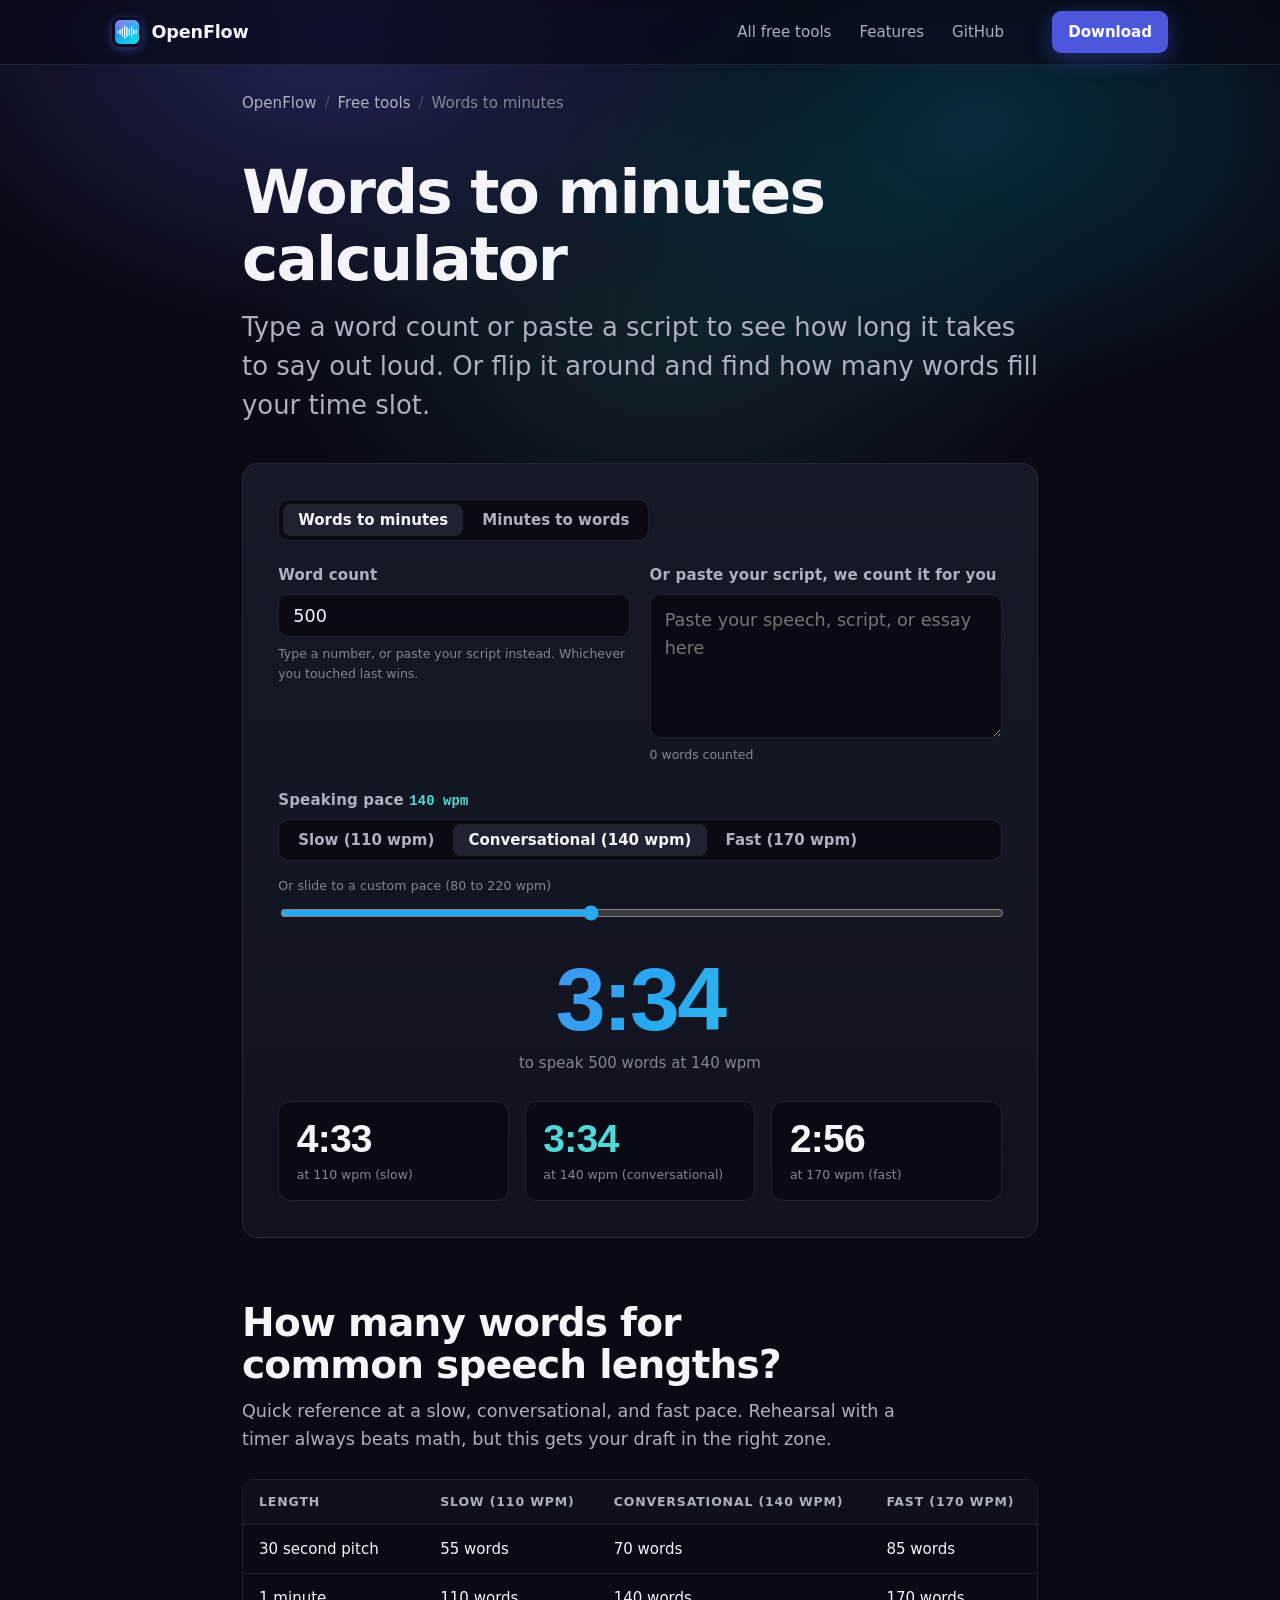
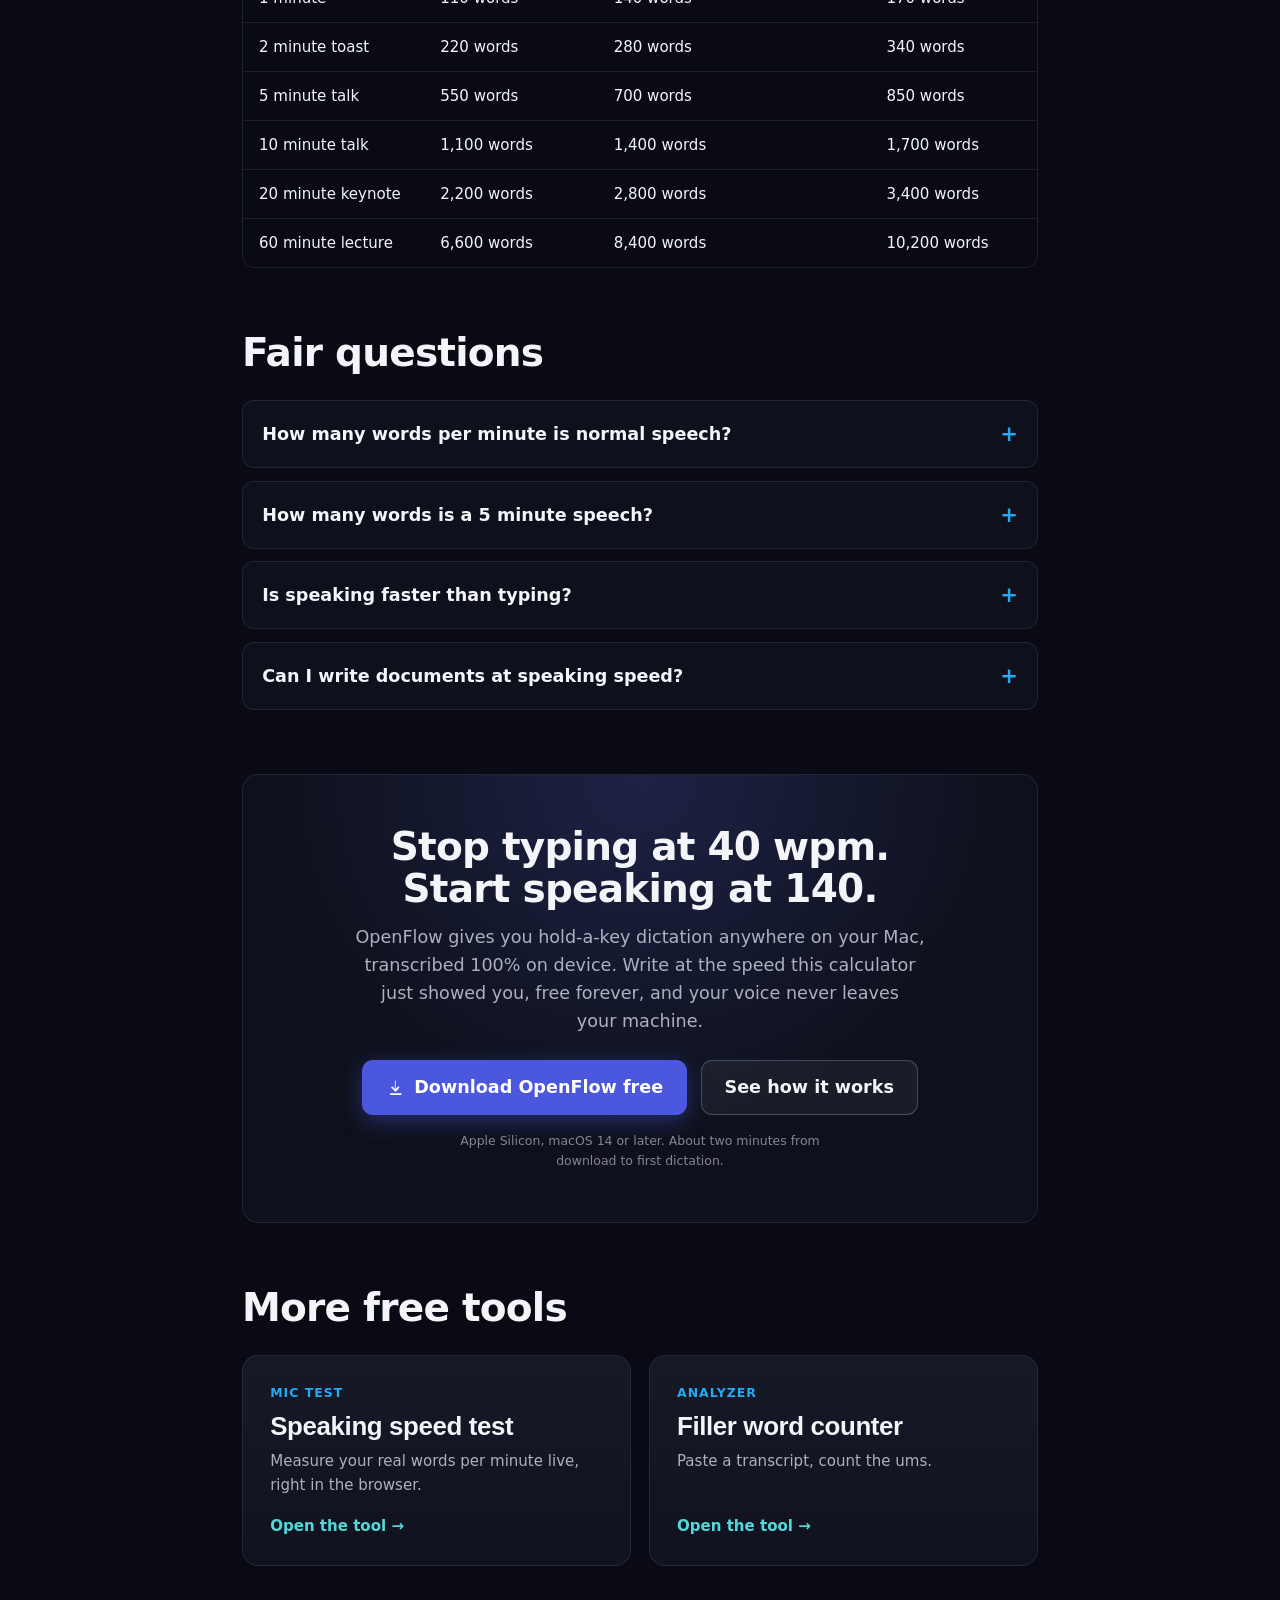
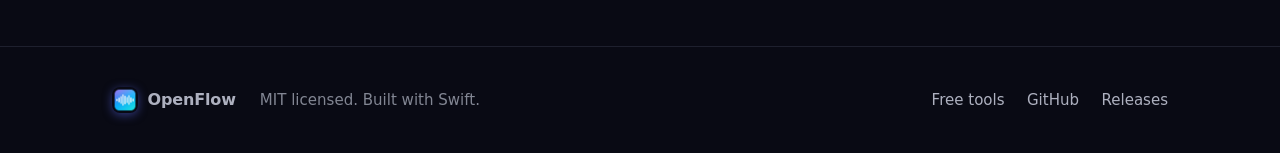
<file: docs/tools/words-to-minutes.html>
<!DOCTYPE html>
<html lang="en">
<head>
<meta charset="UTF-8">
<meta name="viewport" content="width=device-width, initial-scale=1.0">
<meta name="google-site-verification" content="r5WcXM0pyY4K82C2E__WblAHcsyXCcNfjlECxPGKRw8" />
<title>Words to Minutes Calculator: How Long to Speak Any Word Count</title>
<meta name="description" content="Free words to minutes calculator. Convert any word count into speaking time, or find how many words fit a 5 minute speech, at slow, conversational, or fast pace.">
<link rel="canonical" href="https://robj1925.github.io/open-flow/tools/words-to-minutes.html">

<meta property="og:type" content="website">
<meta property="og:url" content="https://robj1925.github.io/open-flow/tools/words-to-minutes.html">
<meta property="og:title" content="Words to Minutes Calculator">
<meta property="og:description" content="How long does it take to speak any word count out loud? Convert words to speaking time and back, at any pace.">
<meta property="og:image" content="https://robj1925.github.io/open-flow/images/og-card.png">
<meta name="twitter:card" content="summary_large_image">

<link rel="icon" type="image/png" sizes="32x32" href="../images/favicon-32.png">
<link rel="icon" type="image/png" sizes="16x16" href="../images/favicon-16.png">
<link rel="apple-touch-icon" sizes="180x180" href="../images/apple-touch-icon.png">

<link rel="preconnect" href="https://api.fontshare.com" crossorigin>
<link href="https://api.fontshare.com/v2/css?f[]=clash-display@600,500&f[]=general-sans@400,500,600,700&display=swap" rel="stylesheet">
<link rel="stylesheet" href="tools.css">

<script type="application/ld+json">
{
  "@context": "https://schema.org",
  "@graph": [
    {
      "@type": "WebApplication",
      "name": "Words to Minutes Calculator",
      "url": "https://robj1925.github.io/open-flow/tools/words-to-minutes.html",
      "applicationCategory": "UtilityApplication",
      "operatingSystem": "Any (runs in the browser)",
      "description": "Free calculator that converts any word count into speaking time, and any time slot into a word count, at slow, conversational, fast, or custom speaking paces.",
      "offers": { "@type": "Offer", "price": "0", "priceCurrency": "USD" },
      "author": { "@type": "Person", "name": "Robby J", "url": "https://automatewithrobby.fyi/" }
    },
    {
      "@type": "BreadcrumbList",
      "itemListElement": [
        { "@type": "ListItem", "position": 1, "name": "OpenFlow", "item": "https://robj1925.github.io/open-flow/" },
        { "@type": "ListItem", "position": 2, "name": "Free Tools", "item": "https://robj1925.github.io/open-flow/tools/" },
        { "@type": "ListItem", "position": 3, "name": "Words to Minutes Calculator", "item": "https://robj1925.github.io/open-flow/tools/words-to-minutes.html" }
      ]
    },
    {
      "@type": "FAQPage",
      "mainEntity": [
        {
          "@type": "Question",
          "name": "How many words per minute is normal speech?",
          "acceptedAnswer": { "@type": "Answer", "text": "Conversational English runs about 140 to 160 words per minute. Presentations and prepared talks land closer to 110 to 130 wpm, because pauses, emphasis, and nerves all slow you down. Audiobook narrators aim for roughly 150 to 155 wpm." }
        },
        {
          "@type": "Question",
          "name": "How many words is a 5 minute speech?",
          "acceptedAnswer": { "@type": "Answer", "text": "About 700 words at a comfortable conversational pace of 140 wpm. A slow, deliberate delivery is closer to 550 words, and a fast talker can fit around 850. When in doubt, write 700 and rehearse with a timer." }
        },
        {
          "@type": "Question",
          "name": "Is speaking faster than typing?",
          "acceptedAnswer": { "@type": "Answer", "text": "Yes, by a wide margin. Most people speak around 140 wpm but type around 40 wpm, so speech is roughly 3x faster at getting words out of your head. That gap is exactly why dictation feels like a superpower once it clicks." }
        },
        {
          "@type": "Question",
          "name": "Can I write documents at speaking speed?",
          "acceptedAnswer": { "@type": "Answer", "text": "Yes, with dictation software. OpenFlow is a free, open source dictation app for macOS that transcribes 100% on device at your natural speaking pace: hold a key, talk, release, and the words appear at your cursor. No subscription, no cloud, no word limits." }
        }
      ]
    }
  ]
}
</script>
</head>
<body>
<div class="glow" aria-hidden="true"></div>

<header class="nav">
  <div class="wrap nav-inner">
    <a class="brand" href="../index.html" aria-label="OpenFlow home">
      <img class="logo" src="../images/icon.png" alt="" width="30" height="30" onerror="this.style.display='none'">
      OpenFlow
    </a>
    <nav class="nav-links" aria-label="Primary">
      <a href="index.html">All free tools</a>
      <a href="../index.html#features">Features</a>
      <a href="https://github.com/Robj1925/open-flow">GitHub</a>
    </nav>
    <a class="btn btn-primary btn-sm nav-cta" href="https://github.com/Robj1925/open-flow/releases/latest/download/OpenFlow.zip">Download</a>
  </div>
</header>

<main>
  <div class="wrap-narrow">
    <nav class="crumbs" aria-label="Breadcrumb">
      <a href="../index.html">OpenFlow</a> <span class="sep">/</span>
      <a href="index.html">Free tools</a> <span class="sep">/</span>
      <span>Words to minutes</span>
    </nav>

    <section class="tool-hero">
      <h1>Words to minutes calculator</h1>
      <p class="sub">Type a word count or paste a script to see how long it takes to say out loud. Or flip it around and find how many words fill your time slot.</p>
    </section>

    <section class="panel" aria-label="Calculator">
      <div class="seg" id="modeSeg" role="group" aria-label="Conversion direction">
        <button type="button" data-mode="words" aria-pressed="true">Words to minutes</button>
        <button type="button" data-mode="minutes" aria-pressed="false">Minutes to words</button>
      </div>

      <div id="wordsMode" style="margin-top:1.4rem">
        <div class="grid-2">
          <div class="field">
            <label for="wordCount">Word count</label>
            <input type="number" id="wordCount" min="0" step="10" value="500" inputmode="numeric">
            <span class="hint">Type a number, or paste your script instead. Whichever you touched last wins.</span>
          </div>
          <div class="field">
            <label for="scriptText">Or paste your script, we count it for you</label>
            <textarea id="scriptText" placeholder="Paste your speech, script, or essay here" aria-describedby="scriptCount"></textarea>
            <span class="hint" id="scriptCount">0 words counted</span>
          </div>
        </div>
      </div>

      <div id="minutesMode" style="display:none; margin-top:1.4rem">
        <div class="field">
          <label for="minuteCount">Minutes available</label>
          <input type="number" id="minuteCount" min="0" step="0.5" value="5" inputmode="decimal">
          <span class="hint">Half minutes are fine: 7.5 works.</span>
        </div>
      </div>

      <div class="field" style="margin-top:1.4rem">
        <label id="paceLabel">Speaking pace <span class="mono" style="color:var(--teal)" id="wpmLabel">140 wpm</span></label>
        <div class="seg" id="paceSeg" role="group" aria-labelledby="paceLabel">
          <button type="button" data-wpm="110" aria-pressed="false">Slow (110 wpm)</button>
          <button type="button" data-wpm="140" aria-pressed="true">Conversational (140 wpm)</button>
          <button type="button" data-wpm="170" aria-pressed="false">Fast (170 wpm)</button>
        </div>
        <label class="hint" for="wpmSlider" style="margin-top:.5rem">Or slide to a custom pace (80 to 220 wpm)</label>
        <input type="range" id="wpmSlider" min="80" max="220" step="5" value="140" aria-label="Custom speaking pace in words per minute">
      </div>

      <div style="text-align:center; margin-top:2rem" aria-live="polite">
        <div class="big-num" id="bigNum">3:34</div>
        <div class="big-label" id="bigLabel">to speak 500 words at 140 wpm</div>
      </div>

      <div class="stat-row" style="margin-top:1.6rem">
        <div class="stat"><div class="n" id="s110">4:33</div><div class="l" id="l110">at 110 wpm (slow)</div></div>
        <div class="stat accent"><div class="n" id="s140">3:34</div><div class="l" id="l140">at 140 wpm (conversational)</div></div>
        <div class="stat"><div class="n" id="s170">2:56</div><div class="l" id="l170">at 170 wpm (fast)</div></div>
      </div>
    </section>

    <section class="band" aria-label="Common speech lengths">
      <div class="section-head">
        <h2>How many words for common speech lengths?</h2>
        <p>Quick reference at a slow, conversational, and fast pace. Rehearsal with a timer always beats math, but this gets your draft in the right zone.</p>
      </div>
      <div class="table-scroll">
        <table class="cmp">
          <thead>
            <tr><th>Length</th><th>Slow (110 wpm)</th><th>Conversational (140 wpm)</th><th>Fast (170 wpm)</th></tr>
          </thead>
          <tbody>
            <tr><td>30 second pitch</td><td>55 words</td><td>70 words</td><td>85 words</td></tr>
            <tr><td>1 minute</td><td>110 words</td><td>140 words</td><td>170 words</td></tr>
            <tr><td>2 minute toast</td><td>220 words</td><td>280 words</td><td>340 words</td></tr>
            <tr><td>5 minute talk</td><td>550 words</td><td>700 words</td><td>850 words</td></tr>
            <tr><td>10 minute talk</td><td>1,100 words</td><td>1,400 words</td><td>1,700 words</td></tr>
            <tr><td>20 minute keynote</td><td>2,200 words</td><td>2,800 words</td><td>3,400 words</td></tr>
            <tr><td>60 minute lecture</td><td>6,600 words</td><td>8,400 words</td><td>10,200 words</td></tr>
          </tbody>
        </table>
      </div>
    </section>

    <section class="band" aria-label="FAQ" style="padding-top:0">
      <div class="section-head">
        <h2>Fair questions</h2>
      </div>
      <div class="faq">
        <details>
          <summary>How many words per minute is normal speech?</summary>
          <p>Conversational English runs about 140 to 160 words per minute. Presentations and prepared talks land closer to 110 to 130 wpm, because pauses, emphasis, and nerves all slow you down. Audiobook narrators aim for roughly 150 to 155 wpm.</p>
        </details>
        <details>
          <summary>How many words is a 5 minute speech?</summary>
          <p>About 700 words at a comfortable conversational pace of 140 wpm. A slow, deliberate delivery is closer to 550 words, and a fast talker can fit around 850. When in doubt, write 700 and rehearse with a timer.</p>
        </details>
        <details>
          <summary>Is speaking faster than typing?</summary>
          <p>Yes, by a wide margin. Most people speak around 140 wpm but type around 40 wpm, so speech is roughly 3x faster at getting words out of your head. That gap is exactly why dictation feels like a superpower once it clicks.</p>
        </details>
        <details>
          <summary>Can I write documents at speaking speed?</summary>
          <p>Yes, with dictation software. <a href="../index.html">OpenFlow</a> is a free, open source dictation app for macOS that transcribes 100% on device at your natural speaking pace: hold a key, talk, release, and the words appear at your cursor. No subscription, no cloud, no word limits.</p>
        </details>
      </div>
    </section>

    <section class="of-cta" aria-label="Download OpenFlow">
      <h2>Stop typing at 40 wpm. Start speaking at 140.</h2>
      <p>OpenFlow gives you hold-a-key dictation anywhere on your Mac, transcribed 100% on device. Write at the speed this calculator just showed you, free forever, and your voice never leaves your machine.</p>
      <div class="btns">
        <a class="btn btn-primary" href="https://github.com/Robj1925/open-flow/releases/latest/download/OpenFlow.zip">
          <svg viewBox="0 0 24 24" fill="currentColor" aria-hidden="true"><path d="M12 3v10.6l3.3-3.3 1.4 1.4L12 17.4 6.3 11.7l1.4-1.4L11 13.6V3h1zM5 19h14v2H5z"/></svg>
          Download OpenFlow free
        </a>
        <a class="btn btn-ghost" href="../index.html">See how it works</a>
      </div>
      <p class="fine">Apple Silicon, macOS 14 or later. About two minutes from download to first dictation.</p>
    </section>

    <section class="band" aria-label="More tools" style="padding-bottom:0">
      <div class="section-head"><h2>More free tools</h2></div>
      <div class="tools-grid">
        <a class="tool-card" href="speaking-speed-test.html"><span class="kicker">Mic test</span><h3>Speaking speed test</h3><p>Measure your real words per minute live, right in the browser.</p><span class="go">Open the tool &rarr;</span></a>
        <a class="tool-card" href="filler-word-counter.html"><span class="kicker">Analyzer</span><h3>Filler word counter</h3><p>Paste a transcript, count the ums.</p><span class="go">Open the tool &rarr;</span></a>
      </div>
    </section>
  </div>
</main>

<footer>
  <div class="wrap foot-inner">
    <a class="brand" href="../index.html">
      <img class="logo" src="../images/icon.png" alt="" width="26" height="26" style="width:26px;height:26px" onerror="this.style.display='none'">
      OpenFlow
    </a>
    <span>MIT licensed. Built with Swift.</span>
    <div class="foot-links">
      <a href="index.html">Free tools</a>
      <a href="https://github.com/Robj1925/open-flow">GitHub</a>
      <a href="https://github.com/Robj1925/open-flow/releases">Releases</a>
    </div>
  </div>
</footer>

<script>
(function(){
  const modeBtns = Array.from(document.querySelectorAll('#modeSeg button'));
  const wordsMode = document.getElementById('wordsMode');
  const minutesMode = document.getElementById('minutesMode');
  const wordCountEl = document.getElementById('wordCount');
  const scriptEl = document.getElementById('scriptText');
  const scriptCount = document.getElementById('scriptCount');
  const minuteEl = document.getElementById('minuteCount');
  const paceBtns = Array.from(document.querySelectorAll('#paceSeg button'));
  const slider = document.getElementById('wpmSlider');
  const wpmLabel = document.getElementById('wpmLabel');
  const bigNum = document.getElementById('bigNum');
  const bigLabel = document.getElementById('bigLabel');
  const statN = { 110: document.getElementById('s110'), 140: document.getElementById('s140'), 170: document.getElementById('s170') };
  const statL = { 110: document.getElementById('l110'), 140: document.getElementById('l140'), 170: document.getElementById('l170') };

  const PACES = [110, 140, 170];
  const PACE_NAMES = { 110: 'slow', 140: 'conversational', 170: 'fast' };

  let mode = 'words';       // 'words' | 'minutes'
  let lastSource = 'number';// 'number' | 'script' (whichever was touched last wins)
  let wpm = 140;

  function countWords(text){
    const m = text.match(/\S+/g);
    return m ? m.length : 0;
  }
  function currentWords(){
    if (lastSource === 'script') return countWords(scriptEl.value);
    const n = parseFloat(wordCountEl.value);
    return isFinite(n) && n > 0 ? Math.round(n) : 0;
  }
  function currentMinutes(){
    const n = parseFloat(minuteEl.value);
    return isFinite(n) && n > 0 ? n : 0;
  }
  function fmtInt(n){ return Math.round(n).toLocaleString('en-US'); }
  function fmtTime(mins){
    let s = Math.round(mins * 60);
    const h = Math.floor(s / 3600); s -= h * 3600;
    const m = Math.floor(s / 60); const sec = s - m * 60;
    const two = x => String(x).padStart(2, '0');
    return h ? h + ':' + two(m) + ':' + two(sec) : m + ':' + two(sec);
  }
  function minutePhrase(n){
    return n === 1 ? '1 minute' : n.toLocaleString('en-US') + ' minutes';
  }

  function render(){
    wpmLabel.textContent = wpm + ' wpm';
    scriptCount.textContent = fmtInt(countWords(scriptEl.value)) + ' words counted';

    if (mode === 'words'){
      const w = currentWords();
      bigNum.textContent = fmtTime(w / wpm);
      bigLabel.textContent = 'to speak ' + fmtInt(w) + ' words at ' + wpm + ' wpm';
      PACES.forEach(p => {
        statN[p].textContent = fmtTime(w / p);
        statL[p].textContent = 'at ' + p + ' wpm (' + PACE_NAMES[p] + ')';
      });
    } else {
      const m = currentMinutes();
      bigNum.textContent = fmtInt(m * wpm);
      bigLabel.textContent = 'words for ' + minutePhrase(m) + ' at ' + wpm + ' wpm';
      PACES.forEach(p => {
        statN[p].textContent = fmtInt(m * p);
        statL[p].textContent = 'words at ' + p + ' wpm (' + PACE_NAMES[p] + ')';
      });
    }
  }

  modeBtns.forEach(btn => btn.addEventListener('click', () => {
    mode = btn.dataset.mode;
    modeBtns.forEach(b => b.setAttribute('aria-pressed', String(b === btn)));
    wordsMode.style.display = mode === 'words' ? '' : 'none';
    minutesMode.style.display = mode === 'minutes' ? '' : 'none';
    render();
  }));

  paceBtns.forEach(btn => btn.addEventListener('click', () => {
    wpm = parseInt(btn.dataset.wpm, 10);
    slider.value = wpm;
    paceBtns.forEach(b => b.setAttribute('aria-pressed', String(b === btn)));
    render();
  }));

  slider.addEventListener('input', () => {
    wpm = parseInt(slider.value, 10);
    paceBtns.forEach(b => b.setAttribute('aria-pressed', 'false'));
    render();
  });

  wordCountEl.addEventListener('input', () => { lastSource = 'number'; render(); });
  scriptEl.addEventListener('input', () => { lastSource = 'script'; render(); });
  minuteEl.addEventListener('input', render);

  render();
})();
</script>
</body>
</html>
</file>
<file: docs/tools/tools.css>
/* OpenFlow free tools — shared stylesheet.
   Mirrors the design tokens of the main landing page (docs/index.html). */

:root{
  --bg:        oklch(0.15 0.021 275);
  --bg-2:      oklch(0.18 0.024 274);
  --surface:   oklch(0.215 0.027 274);
  --surface-2: oklch(0.255 0.030 274);
  --border:    oklch(0.42 0.03 274 / 0.35);
  --border-lit:oklch(0.55 0.06 270 / 0.55);
  --ink:       oklch(0.97 0.006 270);
  --muted:     oklch(0.76 0.021 274);
  --faint:     oklch(0.62 0.02 274);
  --indigo:    oklch(0.58 0.20 274);
  --azure:     oklch(0.70 0.15 240);
  --teal:      oklch(0.81 0.115 195);
  --good:      oklch(0.82 0.15 160);
  --warn:      oklch(0.83 0.14 85);
  --bad:       oklch(0.68 0.19 25);
  --cta:       oklch(0.53 0.20 273);
  --cta-hi:    oklch(0.60 0.20 273);
  --grad: linear-gradient(115deg, var(--indigo) 0%, var(--azure) 52%, var(--teal) 100%);

  --z-nav:100; --z-glow:-1;
  --maxw: 1120px;
  --maxw-narrow: 860px;
  --ease: cubic-bezier(0.22,1,0.36,1);
  --radius: 16px;

  --step--2: clamp(0.72rem, 0.69rem + 0.12vw, 0.78rem);
  --step--1: clamp(0.84rem, 0.8rem + 0.18vw, 0.94rem);
  --step-0:  clamp(1rem, 0.96rem + 0.2vw, 1.1rem);
  --step-1:  clamp(1.3rem, 1.14rem + 0.6vw, 1.65rem);
  --step-2:  clamp(1.75rem, 1.4rem + 1.3vw, 2.6rem);
  --step-3:  clamp(2.35rem, 1.75rem + 2.6vw, 3.9rem);
  --step-4:  clamp(3rem, 1.95rem + 4.6vw, 5.6rem);
}

*,*::before,*::after{ box-sizing:border-box; }
html{ -webkit-text-size-adjust:100%; scroll-behavior:smooth; }
@media (prefers-reduced-motion: reduce){ html{ scroll-behavior:auto; } }

body{
  margin:0;
  font-family:"General Sans", system-ui, -apple-system, sans-serif;
  font-size:var(--step-0);
  line-height:1.6;
  color:var(--ink);
  background:var(--bg);
  -webkit-font-smoothing:antialiased;
  overflow-x:hidden;
}

h1,h2,h3{
  font-family:"Clash Display", "General Sans", system-ui, sans-serif;
  font-weight:600;
  line-height:1.08;
  letter-spacing:-0.02em;
  text-wrap:balance;
  margin:0;
}
p{ margin:0; text-wrap:pretty; }
a{ color:inherit; text-decoration:none; }
img{ max-width:100%; display:block; }
mark{ background:none; color:var(--teal); }

.wrap{ width:100%; max-width:var(--maxw); margin-inline:auto; padding-inline:clamp(1.2rem,4vw,2rem); }
.wrap-narrow{ width:100%; max-width:var(--maxw-narrow); margin-inline:auto; padding-inline:clamp(1.2rem,4vw,2rem); }

code, .mono{ font-family:ui-monospace,"SF Mono",Menlo,monospace; font-size:0.92em; }
kbd{ font-family:ui-monospace,"SF Mono",monospace; font-size:.85em; background:var(--surface-2); border:1px solid var(--border-lit); border-bottom-width:2px; border-radius:6px; padding:.15em .5em; color:var(--ink); }

/* ---------- gradient atmosphere ---------- */
.glow{ position:fixed; inset:0; z-index:var(--z-glow); pointer-events:none; overflow:hidden; }
.glow::before{
  content:""; position:absolute; top:-24vh; left:50%; width:120vw; height:90vh;
  transform:translateX(-50%);
  background:
    radial-gradient(42% 55% at 30% 30%, oklch(0.58 0.20 274 / 0.30), transparent 70%),
    radial-gradient(40% 50% at 72% 42%, oklch(0.72 0.15 220 / 0.20), transparent 70%),
    radial-gradient(38% 48% at 52% 68%, oklch(0.80 0.12 195 / 0.12), transparent 70%);
  filter:blur(28px);
}

/* ---------- nav ---------- */
header.nav{
  position:sticky; top:0; z-index:var(--z-nav);
  backdrop-filter:saturate(160%) blur(14px);
  background:oklch(0.15 0.021 275 / 0.72);
  border-bottom:1px solid var(--border);
}
.nav-inner{ display:flex; align-items:center; gap:1.5rem; height:64px; }
.brand{ display:flex; align-items:center; gap:.6rem; font-weight:600; font-size:var(--step-0); letter-spacing:-0.01em; }
.brand .logo{ width:30px; height:30px; border-radius:8px; box-shadow:0 2px 10px oklch(0.58 0.2 274 / .5); }
.nav-links{ display:flex; gap:1.75rem; margin-left:auto; font-size:var(--step--1); color:var(--muted); }
.nav-links a{ transition:color .2s; }
.nav-links a:hover{ color:var(--ink); }
.nav-cta{ margin-left:1.5rem; }
@media (max-width:720px){ .nav-links{ display:none; } .nav-cta{ margin-left:auto; } }

/* ---------- buttons ---------- */
.btn{
  display:inline-flex; align-items:center; justify-content:center; gap:.55rem;
  font-family:inherit; font-weight:600; font-size:var(--step-0);
  padding:.72em 1.3em; border-radius:11px; border:1px solid transparent;
  cursor:pointer; transition:transform .18s var(--ease), background .2s, box-shadow .25s, border-color .2s, color .2s;
  white-space:nowrap;
}
.btn svg{ width:1.1em; height:1.1em; }
.btn-primary{ background:var(--cta); color:#fff; box-shadow:0 6px 22px oklch(0.53 0.2 273 / .42); }
.btn-primary:hover{ background:var(--cta-hi); transform:translateY(-2px); box-shadow:0 10px 30px oklch(0.53 0.2 273 / .55); }
.btn-ghost{ background:oklch(0.97 0.006 270 / 0.05); color:var(--ink); border-color:var(--border-lit); }
.btn-ghost:hover{ background:oklch(0.97 0.006 270 / 0.1); transform:translateY(-2px); }
.btn-sm{ padding:.5em 1em; font-size:var(--step--1); border-radius:9px; }
.btn:disabled{ opacity:.45; cursor:not-allowed; transform:none; }

/* ---------- tool page scaffolding ---------- */
.crumbs{ font-size:var(--step--1); color:var(--faint); padding-top:1.6rem; display:flex; gap:.5rem; flex-wrap:wrap; }
.crumbs a{ color:var(--muted); } .crumbs a:hover{ color:var(--ink); }
.crumbs .sep{ color:var(--border-lit); }

.tool-hero{ padding-top:clamp(1.6rem,4vw,2.8rem); padding-bottom:clamp(1.6rem,3vw,2.4rem); }
.tool-hero h1{ font-size:var(--step-3); letter-spacing:-0.03em; max-width:22ch; }
.tool-hero .sub{ margin-top:1rem; color:var(--muted); font-size:var(--step-1); font-weight:400; max-width:58ch; line-height:1.5; }

.panel{
  background:linear-gradient(180deg, var(--surface) 0%, var(--bg-2) 140%);
  border:1px solid var(--border); border-radius:var(--radius);
  padding:clamp(1.4rem,3vw,2.2rem);
}
.panel + .panel{ margin-top:1.2rem; }
.panel h2{ font-size:var(--step-1); letter-spacing:-0.015em; }

.grid-2{ display:grid; grid-template-columns:1fr 1fr; gap:1.2rem; }
.grid-3{ display:grid; grid-template-columns:repeat(3,1fr); gap:1.2rem; }
@media (max-width:820px){ .grid-2,.grid-3{ grid-template-columns:1fr; } }

/* ---------- forms ---------- */
.field{ display:flex; flex-direction:column; gap:.45rem; }
.field label{ font-size:var(--step--1); font-weight:600; color:var(--muted); letter-spacing:.01em; }
.field .hint{ font-size:var(--step--2); color:var(--faint); font-weight:400; }
input[type="text"], input[type="number"], select, textarea{
  font-family:inherit; font-size:var(--step-0); color:var(--ink);
  background:var(--bg); border:1px solid var(--border); border-radius:10px;
  padding:.6em .8em; width:100%; transition:border-color .2s;
}
input:focus-visible, select:focus-visible, textarea:focus-visible{ outline:2px solid var(--azure); outline-offset:1px; }
textarea{ resize:vertical; min-height:9rem; line-height:1.6; }
select{ appearance:none; -webkit-appearance:none; background-image:linear-gradient(45deg, transparent 50%, var(--muted) 50%), linear-gradient(135deg, var(--muted) 50%, transparent 50%); background-position:calc(100% - 18px) 55%, calc(100% - 13px) 55%; background-size:5px 5px; background-repeat:no-repeat; padding-right:2.4em; }

input[type="range"]{ width:100%; accent-color:var(--azure); }

/* segmented control */
.seg{ display:inline-flex; background:var(--bg); border:1px solid var(--border); border-radius:11px; padding:4px; gap:4px; flex-wrap:wrap; }
.seg button{
  font-family:inherit; font-size:var(--step--1); font-weight:600; color:var(--muted);
  background:none; border:none; border-radius:8px; padding:.45em 1em; cursor:pointer;
  transition:background .2s, color .2s;
}
.seg button:hover{ color:var(--ink); }
.seg button[aria-pressed="true"], .seg button.active{ background:var(--surface-2); color:var(--ink); }

/* ---------- results ---------- */
.big-num{
  font-family:"Clash Display","General Sans",sans-serif; font-weight:600;
  font-size:var(--step-4); line-height:1; letter-spacing:-0.03em;
  background:var(--grad); -webkit-background-clip:text; background-clip:text; color:transparent;
}
.big-label{ font-size:var(--step--1); color:var(--faint); margin-top:.4rem; }

.stat-row{ display:flex; gap:1rem; flex-wrap:wrap; }
.stat{
  flex:1 1 140px; background:var(--bg); border:1px solid var(--border); border-radius:12px;
  padding:1rem 1.1rem;
}
.stat .n{ font-family:"Clash Display",sans-serif; font-size:var(--step-2); font-weight:600; letter-spacing:-0.02em; line-height:1.1; }
.stat .l{ font-size:var(--step--2); color:var(--faint); margin-top:.25rem; }
.stat.accent .n{ color:var(--teal); }
.stat.warn .n{ color:var(--warn); }
.stat.bad .n{ color:var(--bad); }
.stat.good .n{ color:var(--good); }

.notice{
  display:flex; gap:.7rem; align-items:flex-start;
  background:oklch(0.58 0.2 274 / .1); border:1px solid oklch(0.58 0.2 274 / .3);
  border-radius:12px; padding: .9rem 1.1rem; font-size:var(--step--1); color:var(--muted);
}
.notice b{ color:var(--ink); }
.notice.warn{ background:oklch(0.83 0.14 85 / .08); border-color:oklch(0.83 0.14 85 / .3); }

.chip{ font-size:var(--step--2); padding:.35em .75em; border-radius:8px; border:1px solid var(--border); background:var(--bg); color:var(--muted); display:inline-flex; gap:.45rem; align-items:center; }
.chip b{ color:var(--ink); font-weight:600; }

/* ---------- comparison tables ---------- */
.table-scroll{ overflow-x:auto; border:1px solid var(--border); border-radius:12px; }
table.cmp{ width:100%; border-collapse:collapse; font-size:var(--step--1); min-width:560px; }
table.cmp th, table.cmp td{ text-align:left; padding:.75rem 1rem; border-bottom:1px solid var(--border); }
table.cmp thead th{ background:var(--bg-2); color:var(--muted); font-weight:600; font-size:var(--step--2); text-transform:uppercase; letter-spacing:.07em; }
table.cmp tbody tr:last-child td{ border-bottom:none; }
table.cmp td.good{ color:var(--good); } table.cmp td.bad{ color:var(--bad); } table.cmp td.warn{ color:var(--warn); }
table.cmp tr.hl{ background:oklch(0.58 0.2 274 / .09); }
table.cmp tr.hl td:first-child{ font-weight:600; }

/* ---------- FAQ ---------- */
.faq{ display:grid; gap:.8rem; }
.faq details{
  background:var(--bg-2); border:1px solid var(--border); border-radius:12px;
  padding:1rem 1.2rem;
}
.faq summary{ cursor:pointer; font-weight:600; font-size:var(--step-0); list-style:none; display:flex; justify-content:space-between; align-items:center; gap:1rem; }
.faq summary::-webkit-details-marker{ display:none; }
.faq summary::after{ content:"+"; color:var(--azure); font-weight:600; font-size:1.2em; flex:none; }
.faq details[open] summary::after{ content:"\2212"; }
.faq details p{ margin-top:.7rem; color:var(--muted); font-size:var(--step--1); }
.faq details a{ color:var(--teal); }

/* ---------- section headers ---------- */
.band{ padding-block:clamp(2.4rem,6vw,4rem); }
.section-head h2{ font-size:var(--step-2); letter-spacing:-0.02em; }
.section-head p{ margin-top:.7rem; color:var(--muted); font-size:var(--step-0); }
.section-head{ margin-bottom:1.6rem; max-width:60ch; }

/* ---------- OpenFlow CTA band ---------- */
.of-cta{
  position:relative; overflow:hidden; text-align:center;
  background:var(--bg-2); border:1px solid var(--border); border-radius:var(--radius);
  padding:clamp(2rem,5vw,3.2rem) clamp(1.4rem,4vw,2.4rem);
}
.of-cta::before{ content:""; position:absolute; inset:0; background:radial-gradient(70% 120% at 50% 0%, oklch(0.58 0.2 274 / .2), transparent 65%); pointer-events:none; }
.of-cta > *{ position:relative; }
.of-cta h2{ font-size:var(--step-2); letter-spacing:-0.02em; max-width:26ch; margin-inline:auto; }
.of-cta p{ color:var(--muted); margin-top:.8rem; max-width:52ch; margin-inline:auto; font-size:var(--step-0); }
.of-cta .btns{ display:flex; gap:.85rem; justify-content:center; flex-wrap:wrap; margin-top:1.5rem; }
.of-cta .fine{ margin-top:1rem; font-size:var(--step--2); color:var(--faint); }

/* waveform motif */
.wave{ display:inline-flex; align-items:center; gap:3px; height:1em; }
.wave i{ width:3px; border-radius:2px; background:var(--grad); background-size:100% 300%; animation:eq 1.1s ease-in-out infinite; }
.wave i:nth-child(1){ height:35%; animation-delay:-.9s } .wave i:nth-child(2){ height:70%; animation-delay:-.6s }
.wave i:nth-child(3){ height:100%; animation-delay:-.3s } .wave i:nth-child(4){ height:55%; animation-delay:-.75s }
.wave i:nth-child(5){ height:80%; animation-delay:-.15s }
@keyframes eq{ 0%,100%{ transform:scaleY(.4) } 50%{ transform:scaleY(1) } }

/* big record button for mic tools */
.rec-btn{
  width:88px; height:88px; border-radius:50%; border:1px solid var(--border-lit);
  background:var(--cta); color:#fff; cursor:pointer; display:grid; place-items:center;
  box-shadow:0 6px 30px oklch(0.53 0.2 273 / .5);
  transition:transform .18s var(--ease), background .2s, box-shadow .25s;
}
.rec-btn:hover{ background:var(--cta-hi); transform:scale(1.04); }
.rec-btn.recording{ background:var(--bad); animation:pulse 1.6s ease-in-out infinite; }
.rec-btn svg{ width:34px; height:34px; }
@keyframes pulse{ 0%,100%{ box-shadow:0 0 0 0 oklch(0.68 0.19 25 / .5); } 50%{ box-shadow:0 0 0 16px oklch(0.68 0.19 25 / 0); } }

/* ---------- tools hub grid ---------- */
.tools-grid{ display:grid; grid-template-columns:repeat(2,1fr); gap:1.1rem; }
@media (max-width:760px){ .tools-grid{ grid-template-columns:1fr; } }
.tool-card{
  display:flex; flex-direction:column; gap:.55rem;
  background:linear-gradient(180deg, var(--surface) 0%, var(--bg-2) 140%);
  border:1px solid var(--border); border-radius:var(--radius);
  padding:clamp(1.2rem,2.4vw,1.7rem);
  transition:border-color .3s, transform .3s var(--ease);
}
.tool-card:hover{ border-color:var(--border-lit); transform:translateY(-3px); }
.tool-card .kicker{ font-size:var(--step--2); text-transform:uppercase; letter-spacing:.08em; color:var(--azure); font-weight:600; }
.tool-card h3{ font-family:"General Sans",sans-serif; font-size:var(--step-1); font-weight:600; letter-spacing:-0.015em; }
.tool-card p{ color:var(--muted); font-size:var(--step--1); }
.tool-card .go{ margin-top:auto; padding-top:.5rem; color:var(--teal); font-size:var(--step--1); font-weight:600; }

/* ---------- footer ---------- */
footer{ border-top:1px solid var(--border); padding-block:2.5rem; margin-top:clamp(3rem,7vw,5rem); }
.foot-inner{ display:flex; gap:1.5rem; align-items:center; flex-wrap:wrap; color:var(--faint); font-size:var(--step--1); }
.foot-inner a{ color:var(--muted); } .foot-inner a:hover{ color:var(--ink); }
.foot-inner .brand{ font-size:1rem; }
.foot-links{ margin-left:auto; display:flex; gap:1.4rem; flex-wrap:wrap; }

:focus-visible{ outline:2px solid var(--azure); outline-offset:3px; border-radius:4px; }
</file>
